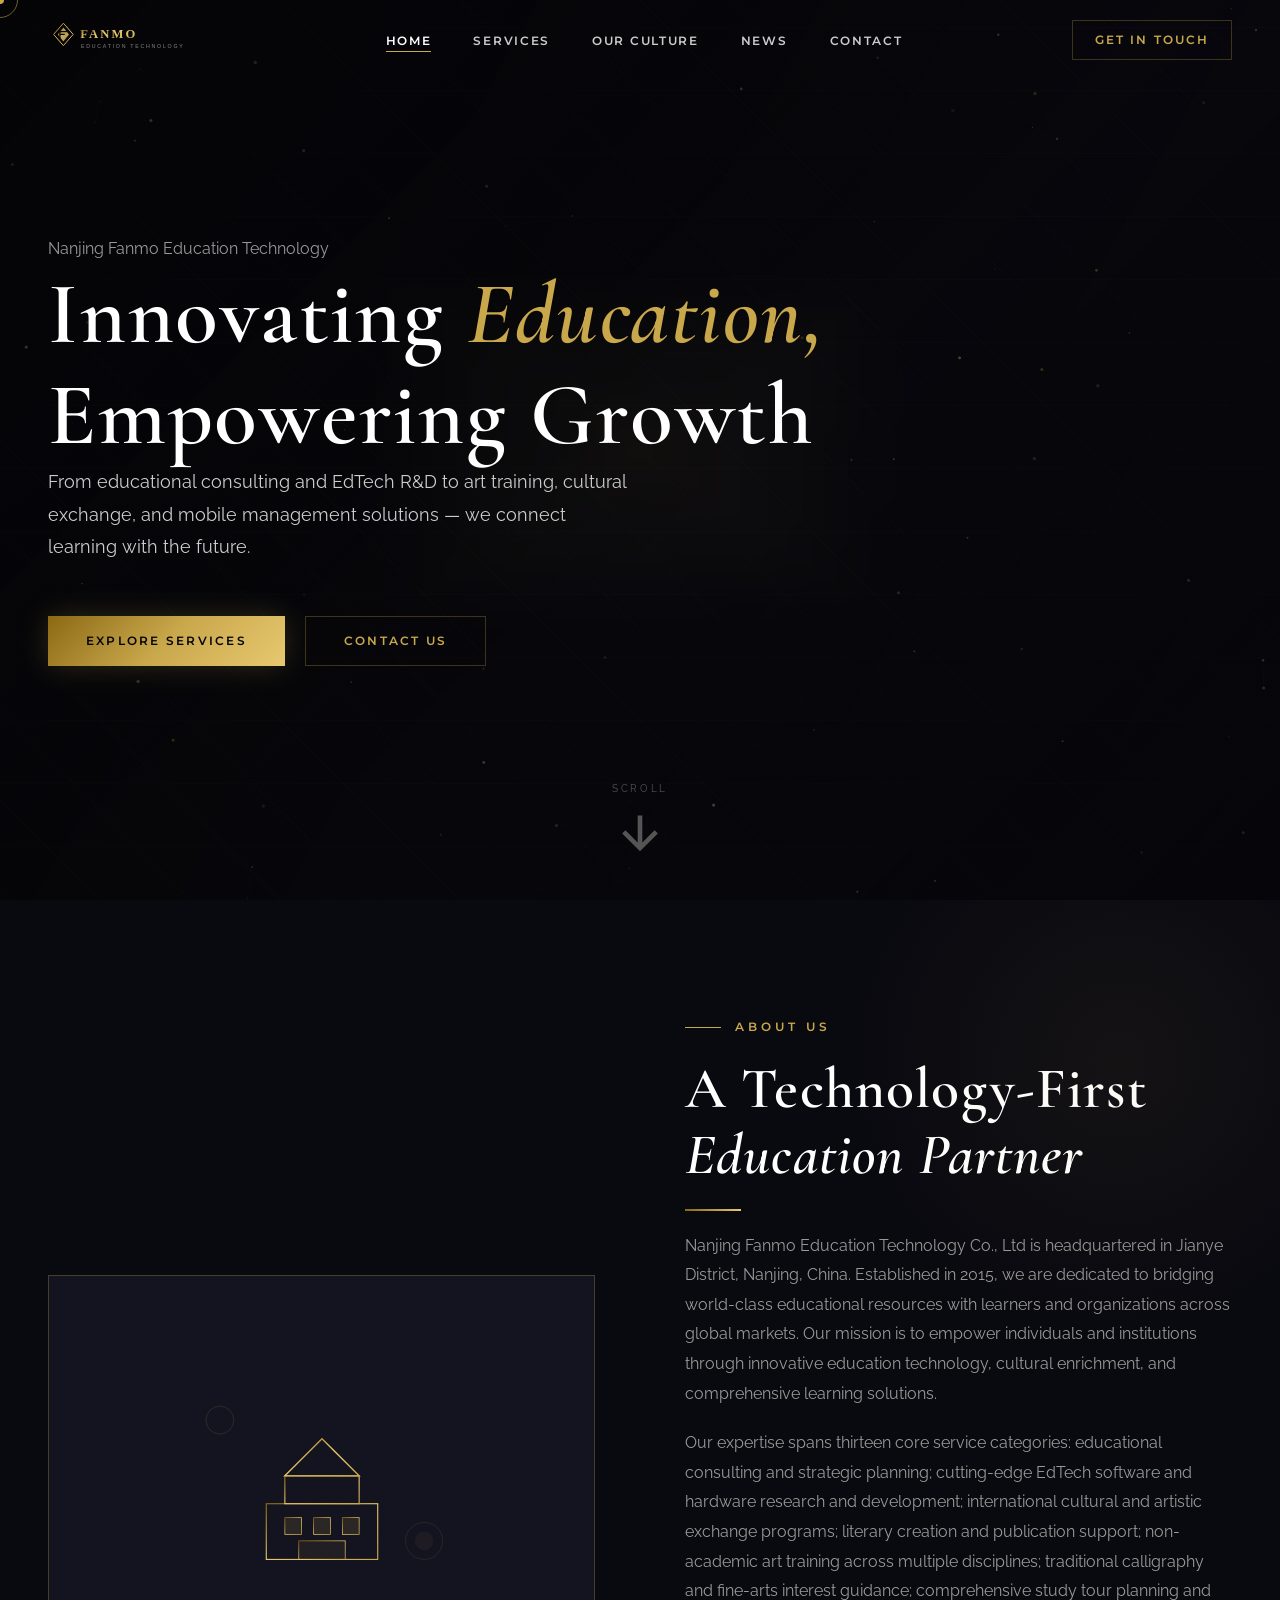
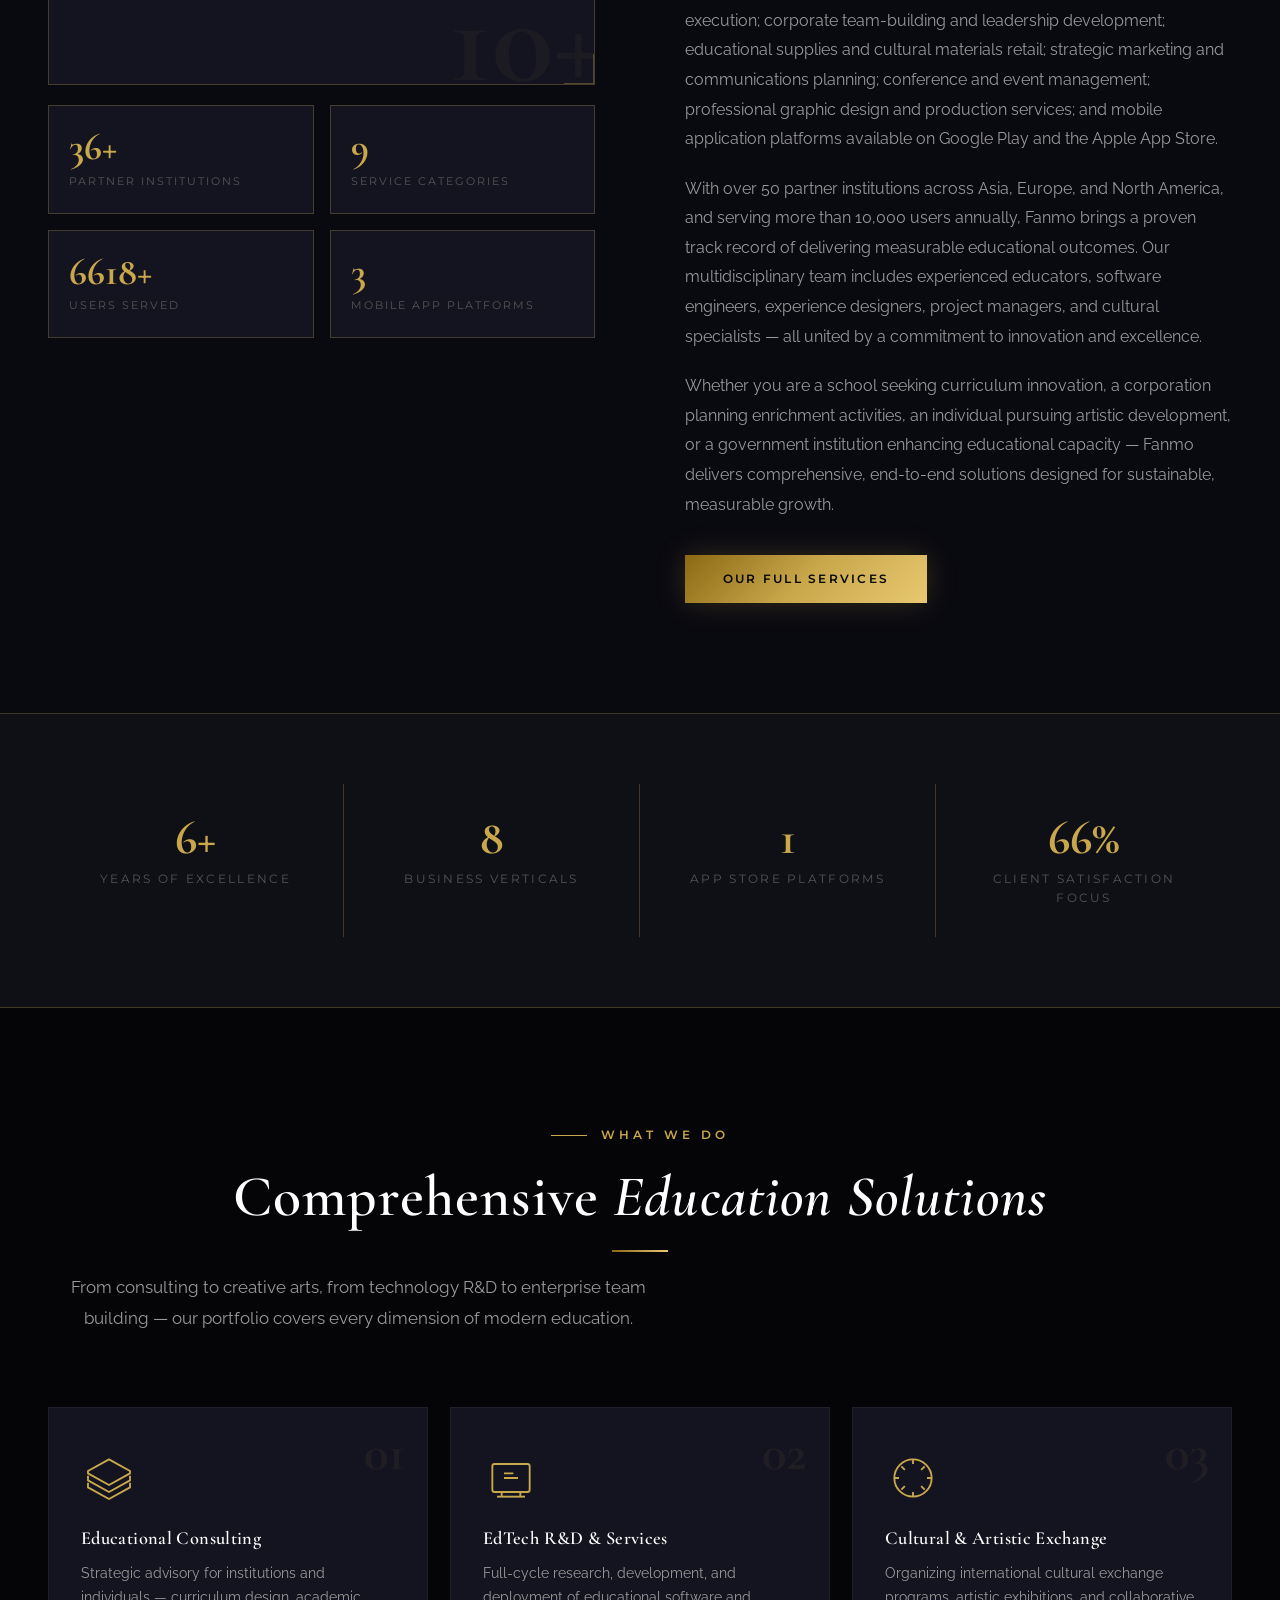
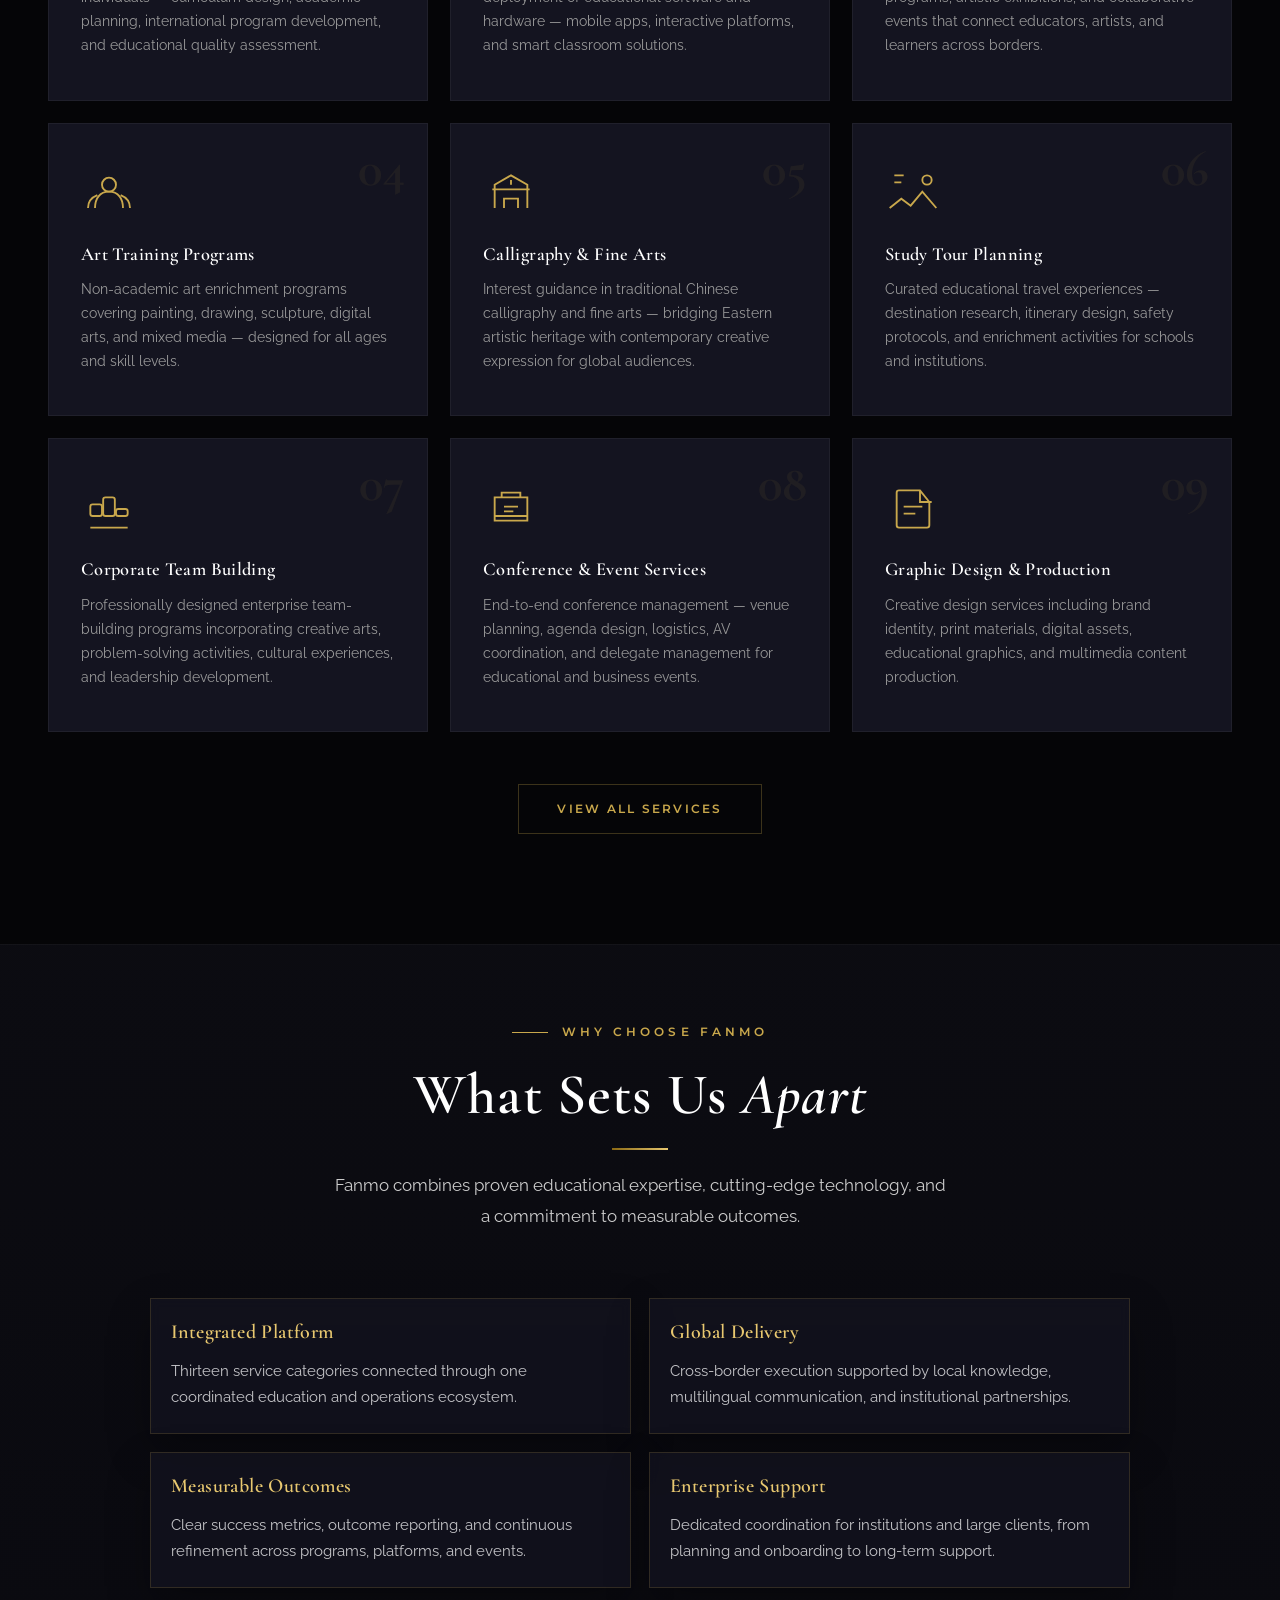
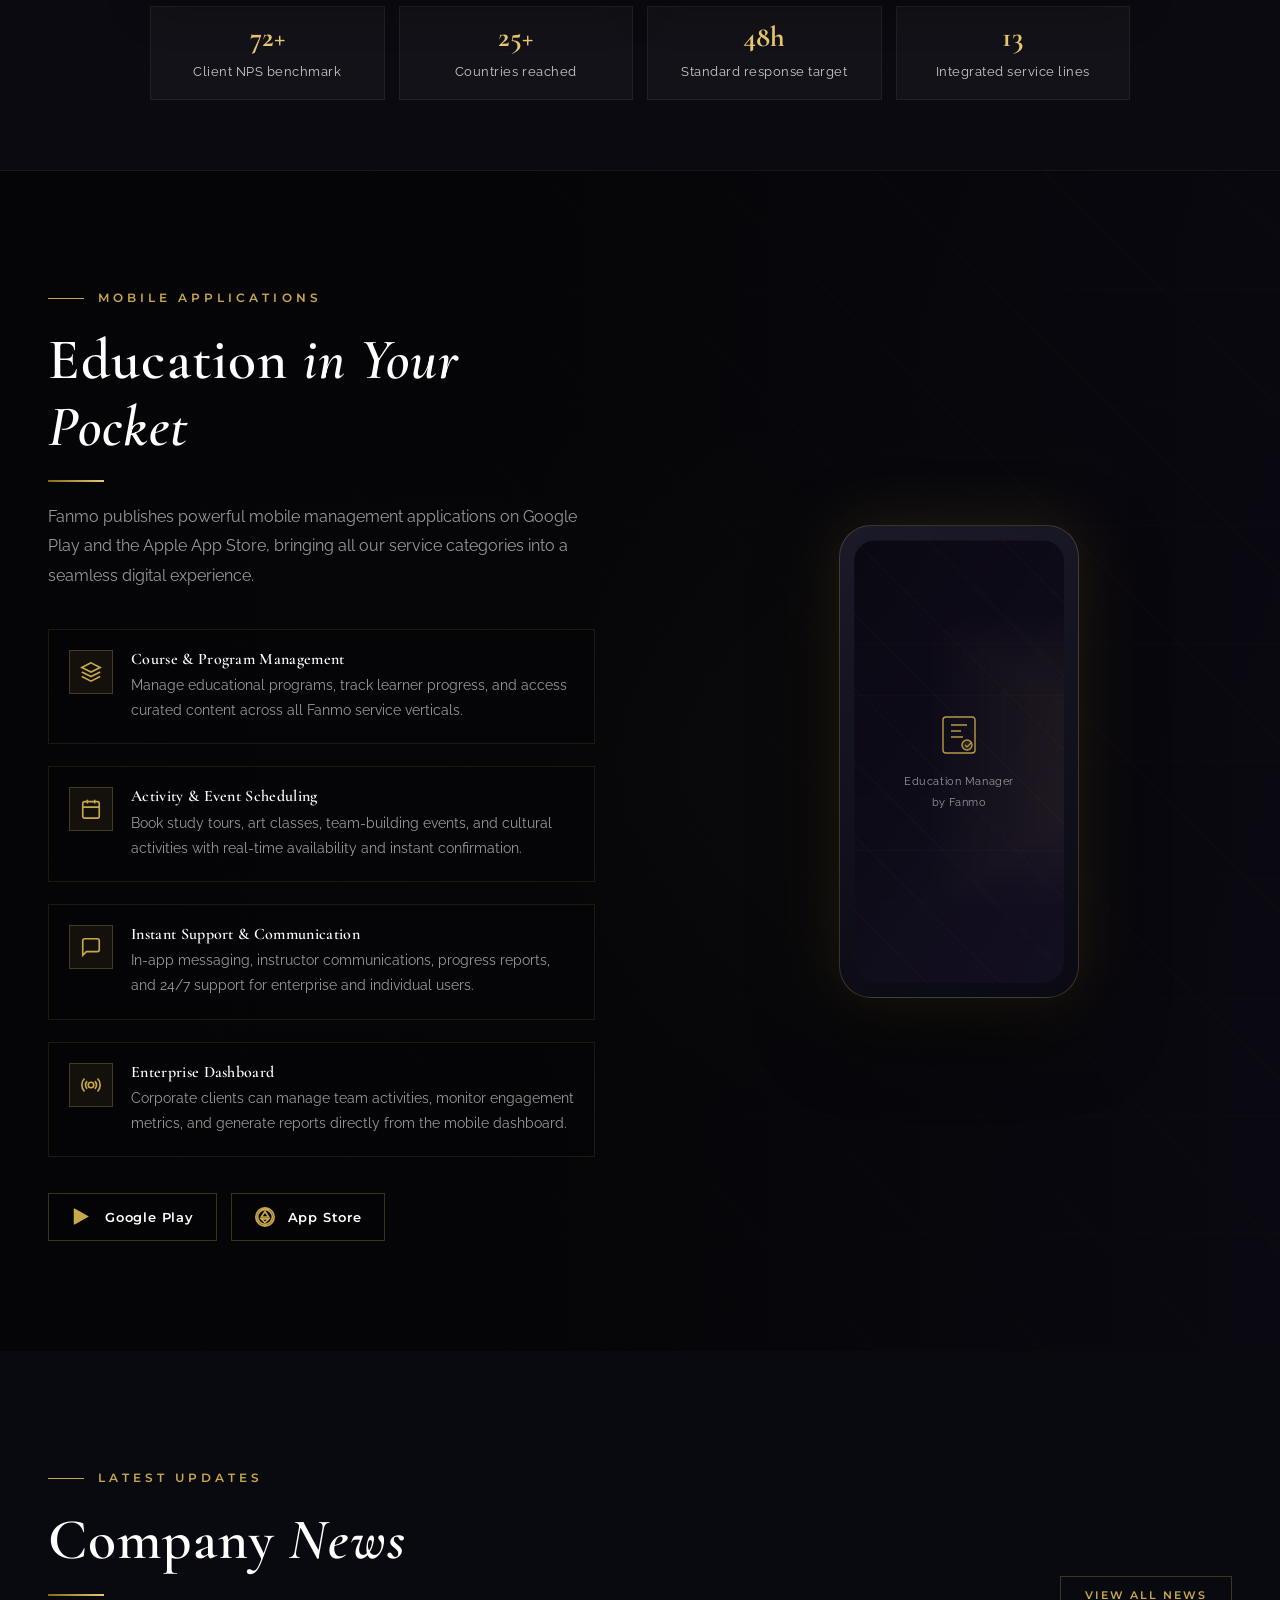
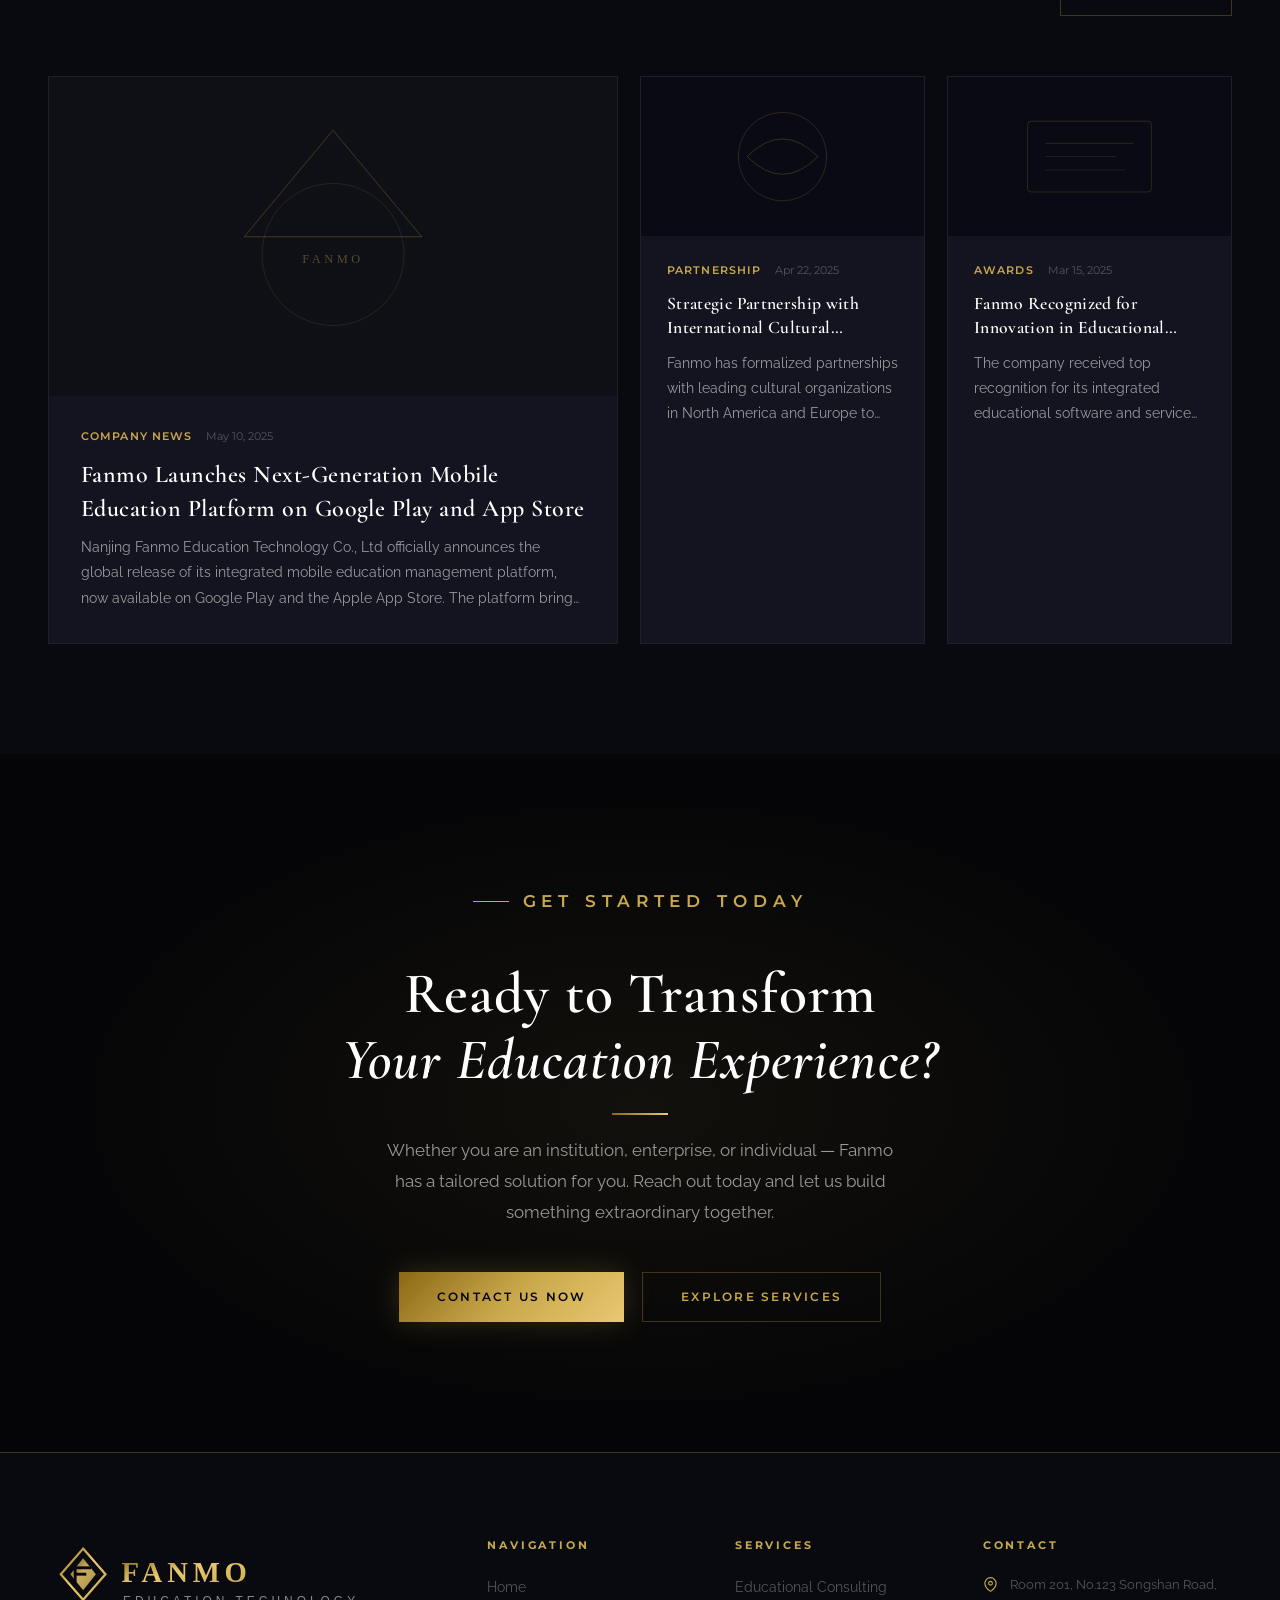
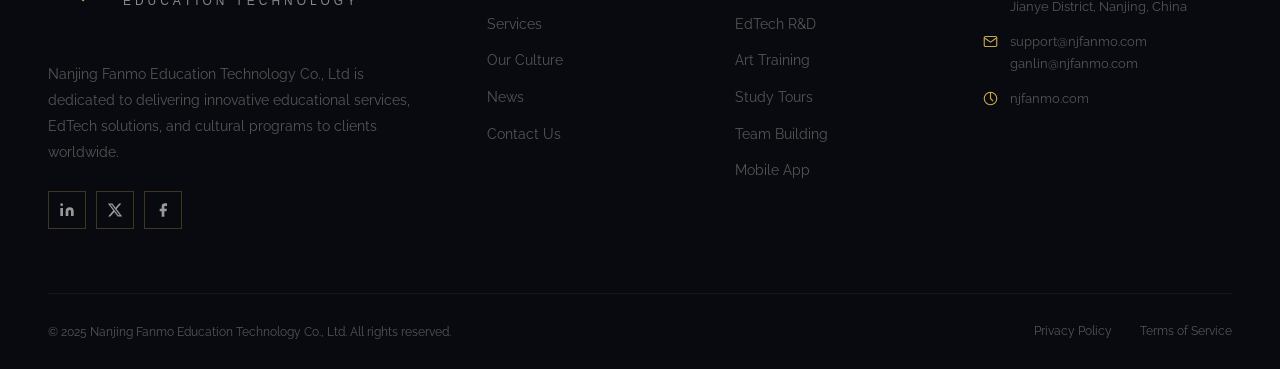
<file: index.html>
<!DOCTYPE html>
<html lang="en">
<head>
  <meta charset="UTF-8">
  <meta name="viewport" content="width=device-width, initial-scale=1.0">
  <title>Fanmo Education Technology | Innovating Education, Empowering Growth</title>
  <meta name="description" content="Nanjing Fanmo Education Technology Co., Ltd — delivering educational consulting, EdTech R&D, art training, study tours, mobile management apps, and cultural exchange services to global markets.">
  <meta name="keywords" content="education technology, EdTech, educational consulting, art training, study tours, mobile app, cultural exchange, Nanjing, Fanmo">
  <meta name="author" content="Nanjing Fanmo Education Technology Co., Ltd">
  <meta name="robots" content="index, follow">
  <link rel="canonical" href="https://njfanmo.com/">
  <!-- Open Graph -->
  <meta property="og:type"        content="website">
  <meta property="og:url"         content="https://njfanmo.com/">
  <meta property="og:title"       content="Fanmo Education Technology | Innovating Education, Empowering Growth">
  <meta property="og:description" content="Educational consulting, EdTech R&D, art training, study tours, mobile management apps and cultural exchange — serving global markets from Nanjing, China.">
  <meta property="og:image"       content="https://njfanmo.com/images/og-image.png">
  <meta property="og:site_name"   content="Fanmo Education Technology">
  <meta property="og:locale"      content="en_US">
  <!-- Twitter Card -->
  <meta name="twitter:card"        content="summary_large_image">
  <meta name="twitter:title"       content="Fanmo Education Technology">
  <meta name="twitter:description" content="Educational consulting, EdTech R&D, art training, study tours and mobile apps — Nanjing Fanmo Education Technology Co., Ltd.">
  <meta name="twitter:image"       content="https://njfanmo.com/images/og-image.png">
  <!-- Fonts -->
  <link rel="preconnect" href="https://fonts.googleapis.com">
  <link rel="preconnect" href="https://fonts.gstatic.com" crossorigin>
  <link href="https://fonts.googleapis.com/css2?family=Cormorant+Garamond:ital,wght@0,300;0,400;0,600;1,300;1,400;1,600&family=Raleway:wght@300;400;500;600;700&family=Montserrat:wght@400;500;600&display=swap" rel="stylesheet">
  <!-- CSS -->
  <link rel="stylesheet" href="css/style.css">
  <link rel="stylesheet" href="css/animations.css">
  <!-- Favicon -->
  <link rel="icon" type="image/svg+xml" href="images/favicon.svg">
  <!-- Schema.org -->
  <script type="application/ld+json">
  {
    "@context": "https://schema.org",
    "@type": "Organization",
    "name": "Nanjing Fanmo Education Technology Co., Ltd",
    "url": "https://njfanmo.com",
    "logo": "https://njfanmo.com/images/logo.svg",
    "description": "Educational consulting, EdTech R&D, art training, study tours, mobile management apps, and cultural exchange services.",
    "address": {
      "@type": "PostalAddress",
      "streetAddress": "Room 201, No.123 Songshan Road",
      "addressLocality": "Jianye District, Nanjing",
      "addressCountry": "CN"
    },
    "contactPoint": [
      { "@type": "ContactPoint", "email": "support@njfanmo.com", "contactType": "customer support" },
      { "@type": "ContactPoint", "email": "ganlin@njfanmo.com",  "contactType": "enterprise sales" }
    ],
    "sameAs": []
  }
  </script>
</head>
<body class="page-body">

<!-- Loading Screen -->
<div class="loading-screen" role="status" aria-label="Loading">
  <div class="loading-logo"><img src="images/logo.svg" alt="Fanmo Education Technology" width="180"></div>
  <div class="loading-bar"><div class="loading-prog"></div></div>
</div>

<!-- Scroll Progress -->
<div class="scroll-progress" role="progressbar" aria-hidden="true"></div>

<!-- Custom Cursor -->
<div class="cursor-dot"  aria-hidden="true"></div>
<div class="cursor-ring" aria-hidden="true"></div>

<!-- ===================== NAVIGATION ===================== -->
<nav class="nav" role="navigation" aria-label="Main navigation">
  <div class="nav-inner">
    <a href="index.html" class="nav-logo" aria-label="Fanmo Education Technology — Home">
      <img src="images/logo.svg" alt="Fanmo Education Technology" height="42">
    </a>
    <ul class="nav-menu" role="list">
      <li class="nav-item"><a href="index.html">Home</a></li>
      <li class="nav-item"><a href="services.html">Services</a></li>
      <li class="nav-item"><a href="culture.html">Our Culture</a></li>
      <li class="nav-item"><a href="news.html">News</a></li>
      <li class="nav-item"><a href="contact.html">Contact</a></li>
    </ul>
    <div class="nav-cta">
      <a href="contact.html" class="btn btn-outline btn-sm">Get in Touch</a>
    </div>
    <button class="nav-burger" aria-label="Toggle mobile menu" aria-expanded="false">
      <span></span><span></span><span></span>
    </button>
  </div>
</nav>
<nav class="nav-mobile" role="dialog" aria-modal="true" aria-label="Mobile navigation">
  <a href="index.html">Home</a>
  <a href="services.html">Services</a>
  <a href="culture.html">Our Culture</a>
  <a href="news.html">News</a>
  <a href="contact.html">Contact</a>
</nav>

<main id="main-content">

  <!-- ===================== HERO ===================== -->
  <section class="hero" aria-label="Hero">
    <div class="hero-bg" aria-hidden="true"></div>
    <div class="hero-overlay" aria-hidden="true"></div>
    <canvas id="particles-canvas" aria-hidden="true"></canvas>
    <div class="hero-content container">
      <p class="hero-label">Nanjing Fanmo Education Technology</p>
      <h1 class="hero-title">Innovating <em>Education,</em><br>Empowering Growth</h1>
      <p class="hero-sub">From educational consulting and EdTech R&D to art training, cultural exchange, and mobile management solutions — we connect learning with the future.</p>
      <div class="hero-actions">
        <a href="services.html" class="btn btn-gold shimmer">Explore Services</a>
        <a href="contact.html" class="btn btn-outline">Contact Us</a>
      </div>
    </div>
    <div class="hero-scroll" aria-hidden="true">
      <span>Scroll</span>
      <svg viewBox="0 0 24 24" fill="none" stroke="currentColor" stroke-width="2"><path d="M12 5v14M5 12l7 7 7-7"/></svg>
    </div>
  </section>

  <!-- ===================== ABOUT ===================== -->
  <section class="about-section sec-pad" aria-labelledby="about-title">
    <div class="container">
      <div class="about-grid">
        <div class="about-visual slide-left">
          <div class="about-frame deco-corners">
            <div class="about-frame-inner">
              <svg viewBox="0 0 280 210" xmlns="http://www.w3.org/2000/svg" width="260">
                <defs>
                  <linearGradient id="aGrad" x1="0%" y1="0%" x2="100%" y2="100%">
                    <stop offset="0%" stop-color="#8b6914"/>
                    <stop offset="50%" stop-color="#e8c870"/>
                    <stop offset="100%" stop-color="#c9a84c"/>
                  </linearGradient>
                </defs>
                <!-- Abstract building / education icon -->
                <rect x="80" y="130" width="120" height="60" fill="none" stroke="url(#aGrad)" stroke-width="1.2"/>
                <rect x="100" y="100" width="80" height="30" fill="none" stroke="url(#aGrad)" stroke-width="1.2"/>
                <polygon points="140,60 180,100 100,100" fill="none" stroke="url(#aGrad)" stroke-width="1.5"/>
                <line x1="140" y1="60" x2="140" y2="100" stroke="url(#aGrad)" stroke-width="1"/>
                <!-- Windows -->
                <rect x="100" y="145" width="18" height="18" fill="rgba(201,168,76,0.12)" stroke="url(#aGrad)" stroke-width="0.8"/>
                <rect x="131" y="145" width="18" height="18" fill="rgba(201,168,76,0.12)" stroke="url(#aGrad)" stroke-width="0.8"/>
                <rect x="162" y="145" width="18" height="18" fill="rgba(201,168,76,0.12)" stroke="url(#aGrad)" stroke-width="0.8"/>
                <rect x="115" y="170" width="50" height="20" fill="rgba(201,168,76,0.08)" stroke="url(#aGrad)" stroke-width="0.8"/>
                <!-- Decorative circles -->
                <circle cx="30"  cy="40"  r="15" fill="none" stroke="rgba(201,168,76,0.2)" stroke-width="0.8"/>
                <circle cx="250" cy="170" r="20" fill="none" stroke="rgba(201,168,76,0.15)" stroke-width="0.8"/>
                <circle cx="250" cy="170" r="10" fill="rgba(201,168,76,0.06)"/>
                <!-- Corner accents -->
                <line x1="0"   y1="0"   x2="40"  y2="0"   stroke="url(#aGrad)" stroke-width="0.5" opacity="0.4"/>
                <line x1="0"   y1="0"   x2="0"   y2="40"  stroke="url(#aGrad)" stroke-width="0.5" opacity="0.4"/>
                <line x1="280" y1="210" x2="240" y2="210" stroke="url(#aGrad)" stroke-width="0.5" opacity="0.4"/>
                <line x1="280" y1="210" x2="280" y2="170" stroke="url(#aGrad)" stroke-width="0.5" opacity="0.4"/>
              </svg>
            </div>
            <div class="about-deco-number" aria-hidden="true">10+</div>
          </div>
          <div class="about-stats">
            <div class="stat-card fade-up d1">
              <div class="stat-num"><span data-count="50" data-suffix="+">0+</span></div>
              <div class="stat-lbl">Partner Institutions</div>
            </div>
            <div class="stat-card fade-up d2">
              <div class="stat-num"><span data-count="13" data-suffix="">0</span></div>
              <div class="stat-lbl">Service Categories</div>
            </div>
            <div class="stat-card fade-up d3">
              <div class="stat-num"><span data-count="10000" data-suffix="+">0+</span></div>
              <div class="stat-lbl">Users Served</div>
            </div>
            <div class="stat-card fade-up d4">
              <div class="stat-num"><span data-count="5" data-suffix="">0</span></div>
              <div class="stat-lbl">Mobile App Platforms</div>
            </div>
          </div>
        </div>

        <div class="slide-right">
          <p class="label">About Us</p>
          <h2 id="about-title" class="sec-title">A Technology-First<br><em>Education Partner</em></h2>
          <span class="gold-line-left"></span>
          <p style="margin-bottom:20px;">Nanjing Fanmo Education Technology Co., Ltd is headquartered in Jianye District, Nanjing, China. Established in 2015, we are dedicated to bridging world-class educational resources with learners and organizations across global markets. Our mission is to empower individuals and institutions through innovative education technology, cultural enrichment, and comprehensive learning solutions.</p>
          <p style="margin-bottom:20px;">Our expertise spans thirteen core service categories: educational consulting and strategic planning; cutting-edge EdTech software and hardware research and development; international cultural and artistic exchange programs; literary creation and publication support; non-academic art training across multiple disciplines; traditional calligraphy and fine-arts interest guidance; comprehensive study tour planning and execution; corporate team-building and leadership development; educational supplies and cultural materials retail; strategic marketing and communications planning; conference and event management; professional graphic design and production services; and mobile application platforms available on Google Play and the Apple App Store.</p>
          <p style="margin-bottom:20px;">With over 50 partner institutions across Asia, Europe, and North America, and serving more than 10,000 users annually, Fanmo brings a proven track record of delivering measurable educational outcomes. Our multidisciplinary team includes experienced educators, software engineers, experience designers, project managers, and cultural specialists — all united by a commitment to innovation and excellence.</p>
          <p style="margin-bottom:36px;">Whether you are a school seeking curriculum innovation, a corporation planning enrichment activities, an individual pursuing artistic development, or a government institution enhancing educational capacity — Fanmo delivers comprehensive, end-to-end solutions designed for sustainable, measurable growth.</p>
          <a href="services.html" class="btn btn-gold shimmer">Our Full Services</a>
        </div>
      </div>
    </div>
  </section>

  <!-- ===================== STATS STRIP ===================== -->
  <section class="stats-strip" aria-label="Key figures">
    <div class="container">
      <div class="stats-row">
        <div class="strip-stat fade-in d1">
          <div class="strip-stat-num"><span data-count="10" data-suffix="+">0+</span></div>
          <div class="strip-stat-lbl">Years of Excellence</div>
        </div>
        <div class="strip-stat fade-in d2">
          <div class="strip-stat-num"><span data-count="13" data-suffix="">0</span></div>
          <div class="strip-stat-lbl">Business Verticals</div>
        </div>
        <div class="strip-stat fade-in d3">
          <div class="strip-stat-num"><span data-count="2" data-suffix="">0</span></div>
          <div class="strip-stat-lbl">App Store Platforms</div>
        </div>
        <div class="strip-stat fade-in d4">
          <div class="strip-stat-num"><span data-count="100" data-suffix="%">0%</span></div>
          <div class="strip-stat-lbl">Client Satisfaction Focus</div>
        </div>
      </div>
    </div>
  </section>

  <!-- ===================== SERVICES OVERVIEW ===================== -->
  <section class="services-section sec-pad" aria-labelledby="svc-title">
    <div class="container">
      <div class="services-header">
        <p class="label">What We Do</p>
        <h2 id="svc-title" class="sec-title">Comprehensive <em>Education Solutions</em></h2>
        <span class="gold-line"></span>
        <p class="sec-desc">From consulting to creative arts, from technology R&D to enterprise team building — our portfolio covers every dimension of modern education.</p>
      </div>
      <div class="services-grid">

        <article class="service-card fade-up d1">
          <span class="svc-num" aria-hidden="true">01</span>
          <div class="svc-icon">
            <svg viewBox="0 0 48 48" fill="none" stroke="currentColor" stroke-width="1.6" xmlns="http://www.w3.org/2000/svg">
              <path d="M24 8L6 18v2l18 10 18-10V18L24 8z"/><path d="M6 28v4l18 10 18-10v-4"/><path d="M6 22v4l18 10 18-10v-4"/>
            </svg>
          </div>
          <h4>Educational Consulting</h4>
          <p>Strategic advisory for institutions and individuals — curriculum design, academic planning, international program development, and educational quality assessment.</p>
        </article>

        <article class="service-card fade-up d2">
          <span class="svc-num" aria-hidden="true">02</span>
          <div class="svc-icon">
            <svg viewBox="0 0 48 48" fill="none" stroke="currentColor" stroke-width="1.6">
              <rect x="8" y="12" width="32" height="24" rx="2"/><path d="M16 36v4"/><path d="M32 36v4"/><path d="M12 40h24"/><path d="M18 24h12M18 20h8"/>
            </svg>
          </div>
          <h4>EdTech R&D &amp; Services</h4>
          <p>Full-cycle research, development, and deployment of educational software and hardware — mobile apps, interactive platforms, and smart classroom solutions.</p>
        </article>

        <article class="service-card fade-up d3">
          <span class="svc-num" aria-hidden="true">03</span>
          <div class="svc-icon">
            <svg viewBox="0 0 48 48" fill="none" stroke="currentColor" stroke-width="1.6">
              <circle cx="24" cy="24" r="16"/><path d="M24 8v4M24 36v4M8 24h4M36 24h4"/><path d="M14 14l3 3M31 31l3 3M14 34l3-3M31 17l3-3"/>
            </svg>
          </div>
          <h4>Cultural &amp; Artistic Exchange</h4>
          <p>Organizing international cultural exchange programs, artistic exhibitions, and collaborative events that connect educators, artists, and learners across borders.</p>
        </article>

        <article class="service-card fade-up d1">
          <span class="svc-num" aria-hidden="true">04</span>
          <div class="svc-icon">
            <svg viewBox="0 0 48 48" fill="none" stroke="currentColor" stroke-width="1.6">
              <path d="M12 36c0-8 4-14 12-14s12 6 12 14"/><circle cx="24" cy="16" r="6"/><path d="M6 36c0-5 3-9 8-11"/><path d="M42 36c0-5-3-9-8-11"/>
            </svg>
          </div>
          <h4>Art Training Programs</h4>
          <p>Non-academic art enrichment programs covering painting, drawing, sculpture, digital arts, and mixed media — designed for all ages and skill levels.</p>
        </article>

        <article class="service-card fade-up d2">
          <span class="svc-num" aria-hidden="true">05</span>
          <div class="svc-icon">
            <svg viewBox="0 0 48 48" fill="none" stroke="currentColor" stroke-width="1.6">
              <path d="M10 36V16l14-8 14 8v20"/><path d="M18 36v-8h12v8"/><path d="M8 20h32"/><path d="M24 12v4"/>
            </svg>
          </div>
          <h4>Calligraphy &amp; Fine Arts</h4>
          <p>Interest guidance in traditional Chinese calligraphy and fine arts — bridging Eastern artistic heritage with contemporary creative expression for global audiences.</p>
        </article>

        <article class="service-card fade-up d3">
          <span class="svc-num" aria-hidden="true">06</span>
          <div class="svc-icon">
            <svg viewBox="0 0 48 48" fill="none" stroke="currentColor" stroke-width="1.6">
              <path d="M4 36l10-8 8 6 10-12 12 14"/><circle cx="36" cy="12" r="4"/><path d="M8 8h8M8 14h6"/>
            </svg>
          </div>
          <h4>Study Tour Planning</h4>
          <p>Curated educational travel experiences — destination research, itinerary design, safety protocols, and enrichment activities for schools and institutions.</p>
        </article>

        <article class="service-card fade-up d1">
          <span class="svc-num" aria-hidden="true">07</span>
          <div class="svc-icon">
            <svg viewBox="0 0 48 48" fill="none" stroke="currentColor" stroke-width="1.6">
              <rect x="8" y="20" width="10" height="10" rx="2"/><rect x="19" y="14" width="10" height="16" rx="2"/><rect x="30" y="24" width="10" height="6" rx="2"/><path d="M8 40h32"/>
            </svg>
          </div>
          <h4>Corporate Team Building</h4>
          <p>Professionally designed enterprise team-building programs incorporating creative arts, problem-solving activities, cultural experiences, and leadership development.</p>
        </article>

        <article class="service-card fade-up d2">
          <span class="svc-num" aria-hidden="true">08</span>
          <div class="svc-icon">
            <svg viewBox="0 0 48 48" fill="none" stroke="currentColor" stroke-width="1.6">
              <path d="M10 14h28v20H10z"/><path d="M16 14V10h16v4"/><path d="M10 30h28"/><path d="M18 22h12M18 26h8"/>
            </svg>
          </div>
          <h4>Conference &amp; Event Services</h4>
          <p>End-to-end conference management — venue planning, agenda design, logistics, AV coordination, and delegate management for educational and business events.</p>
        </article>

        <article class="service-card fade-up d3">
          <span class="svc-num" aria-hidden="true">09</span>
          <div class="svc-icon">
            <svg viewBox="0 0 48 48" fill="none" stroke="currentColor" stroke-width="1.6">
              <path d="M30 8H12a2 2 0 00-2 2v28a2 2 0 002 2h24a2 2 0 002-2V18L30 8z"/><path d="M30 8v10h10"/><path d="M16 22h16M16 28h10"/>
            </svg>
          </div>
          <h4>Graphic Design &amp; Production</h4>
          <p>Creative design services including brand identity, print materials, digital assets, educational graphics, and multimedia content production.</p>
        </article>

      </div>
      <div class="text-center" style="margin-top:52px;">
        <a href="services.html" class="btn btn-outline">View All Services</a>
      </div>
    </div>
  </section>

  <!-- ===================== WHY FANMO ===================== -->
  <section class="why-section sec-pad-sm" aria-labelledby="why-title">
    <div class="container">
      <div class="text-center why-head">
        <p class="label">Why Choose Fanmo</p>
        <h2 id="why-title" class="sec-title">What Sets Us <em>Apart</em></h2>
        <span class="gold-line"></span>
        <p class="sec-desc why-desc">Fanmo combines proven educational expertise, cutting-edge technology, and a commitment to measurable outcomes.</p>
      </div>
      <div class="why-grid">
        <div class="why-card fade-up d1">
          <h5>Integrated Platform</h5>
          <p>Thirteen service categories connected through one coordinated education and operations ecosystem.</p>
        </div>
        <div class="why-card fade-up d2">
          <h5>Global Delivery</h5>
          <p>Cross-border execution supported by local knowledge, multilingual communication, and institutional partnerships.</p>
        </div>
        <div class="why-card fade-up d3">
          <h5>Measurable Outcomes</h5>
          <p>Clear success metrics, outcome reporting, and continuous refinement across programs, platforms, and events.</p>
        </div>
        <div class="why-card fade-up d3">
          <h5>Enterprise Support</h5>
          <p>Dedicated coordination for institutions and large clients, from planning and onboarding to long-term support.</p>
        </div>
      </div>
      <div class="why-metrics">
        <div class="why-metric fade-in d1">
          <strong>72+</strong>
          <span>Client NPS benchmark</span>
        </div>
        <div class="why-metric fade-in d2">
          <strong>25+</strong>
          <span>Countries reached</span>
        </div>
        <div class="why-metric fade-in d3">
          <strong>48h</strong>
          <span>Standard response target</span>
        </div>
        <div class="why-metric fade-in d4">
          <strong>13</strong>
          <span>Integrated service lines</span>
        </div>
      </div>
    </div>
  </section>

  <!-- ===================== MOBILE APP ===================== -->
  <section class="app-section sec-pad" aria-labelledby="app-title">
    <div class="container">
      <div class="app-grid">
        <div>
          <p class="label">Mobile Applications</p>
          <h2 id="app-title" class="sec-title">Education <em>in Your Pocket</em></h2>
          <span class="gold-line-left"></span>
          <p style="margin-bottom:10px;">Fanmo publishes powerful mobile management applications on Google Play and the Apple App Store, bringing all our service categories into a seamless digital experience.</p>
          <div class="app-feature-list">
            <div class="app-feat fade-up d1">
              <div class="app-feat-icon">
                <svg viewBox="0 0 24 24" fill="none" stroke="currentColor" stroke-width="1.8"><path d="M12 2L2 7l10 5 10-5-10-5zM2 17l10 5 10-5M2 12l10 5 10-5"/></svg>
              </div>
              <div>
                <h5>Course &amp; Program Management</h5>
                <p>Manage educational programs, track learner progress, and access curated content across all Fanmo service verticals.</p>
              </div>
            </div>
            <div class="app-feat fade-up d2">
              <div class="app-feat-icon">
                <svg viewBox="0 0 24 24" fill="none" stroke="currentColor" stroke-width="1.8"><rect x="3" y="4" width="18" height="18" rx="2"/><path d="M16 2v4M8 2v4M3 10h18"/></svg>
              </div>
              <div>
                <h5>Activity &amp; Event Scheduling</h5>
                <p>Book study tours, art classes, team-building events, and cultural activities with real-time availability and instant confirmation.</p>
              </div>
            </div>
            <div class="app-feat fade-up d3">
              <div class="app-feat-icon">
                <svg viewBox="0 0 24 24" fill="none" stroke="currentColor" stroke-width="1.8"><path d="M21 15a2 2 0 01-2 2H7l-4 4V5a2 2 0 012-2h14a2 2 0 012 2z"/></svg>
              </div>
              <div>
                <h5>Instant Support &amp; Communication</h5>
                <p>In-app messaging, instructor communications, progress reports, and 24/7 support for enterprise and individual users.</p>
              </div>
            </div>
            <div class="app-feat fade-up d4">
              <div class="app-feat-icon">
                <svg viewBox="0 0 24 24" fill="none" stroke="currentColor" stroke-width="1.8"><circle cx="12" cy="12" r="3"/><path d="M19.07 4.93a10 10 0 010 14.14M4.93 4.93a10 10 0 000 14.14"/><path d="M16.24 7.76a6 6 0 010 8.49M7.76 7.76a6 6 0 000 8.49"/></svg>
              </div>
              <div>
                <h5>Enterprise Dashboard</h5>
                <p>Corporate clients can manage team activities, monitor engagement metrics, and generate reports directly from the mobile dashboard.</p>
              </div>
            </div>
          </div>
          <div class="app-badges">
            <div class="app-badge" role="button" tabindex="0" aria-label="Download on Google Play">
              <svg viewBox="0 0 24 24" fill="currentColor"><path d="M3 20.5v-17c0-.83 1-.83 1.5-.5l15 8.5-15 8.5c-.5.33-1.5.33-1.5-.5z"/></svg>
              <span>Google Play</span>
            </div>
            <div class="app-badge" role="button" tabindex="0" aria-label="Download on the App Store">
              <svg viewBox="0 0 24 24" fill="none" stroke="currentColor" stroke-width="1.8"><path d="M12 2C6.48 2 2 6.48 2 12s4.48 10 10 10 10-4.48 10-10S17.52 2 12 2zm0 18c-4.41 0-8-3.59-8-8s3.59-8 8-8 8 3.59 8 8-3.59 8-8 8z"/><path d="M8 12l4-6 4 6H8zM8 14l4 4 4-4H8z"/></svg>
              <span>App Store</span>
            </div>
          </div>
        </div>
        <div class="phone-wrap slide-right">
          <div class="phone-body">
            <div class="phone-screen">
              <svg viewBox="0 0 48 48" fill="none" stroke="currentColor" stroke-width="1.4" color="#c9a84c">
                <rect x="8" y="6" width="32" height="36" rx="3"/><path d="M16 14h16M16 20h10M16 26h12"/><circle cx="32" cy="34" r="5" fill="rgba(201,168,76,0.15)" stroke="#c9a84c"/>
                <path d="M30 34l2 2 4-4" stroke="#c9a84c" stroke-width="1.2"/>
              </svg>
              <p>Education Manager<br>by Fanmo</p>
            </div>
          </div>
        </div>
      </div>
    </div>
  </section>

  <!-- ===================== NEWS PREVIEW ===================== -->
  <section class="news-section sec-pad" aria-labelledby="news-title">
    <div class="container">
      <div class="news-header">
        <div>
          <p class="label">Latest Updates</p>
          <h2 id="news-title" class="sec-title">Company <em>News</em></h2>
          <span class="gold-line-left"></span>
        </div>
        <a href="news.html" class="btn btn-outline btn-sm">View All News</a>
      </div>
      <div class="news-grid">
        <article class="news-card featured fade-up d1">
          <div class="news-card-img">
            <svg viewBox="0 0 640 360" xmlns="http://www.w3.org/2000/svg" width="640" height="360" style="width:100%;height:100%">
              <rect width="640" height="360" fill="#0f0f16"/>
              <polygon points="320,60 420,180 220,180" fill="none" stroke="rgba(201,168,76,0.3)" stroke-width="1"/>
              <circle cx="320" cy="200" r="80" fill="none" stroke="rgba(201,168,76,0.15)" stroke-width="1"/>
              <text x="320" y="210" text-anchor="middle" fill="rgba(201,168,76,0.4)" font-family="Georgia" font-size="14" letter-spacing="4">FANMO</text>
            </svg>
          </div>
          <div class="news-card-body">
            <div class="news-meta">
              <span class="news-tag">Company News</span>
              <span>May 10, 2025</span>
            </div>
            <h4>Fanmo Launches Next-Generation Mobile Education Platform on Google Play and App Store</h4>
            <p>Nanjing Fanmo Education Technology Co., Ltd officially announces the global release of its integrated mobile education management platform, now available on Google Play and the Apple App Store. The platform brings together course management, live activity scheduling, enterprise dashboards, and in-app support channels into a unified experience.</p>
          </div>
        </article>

        <article class="news-card fade-up d2">
          <div class="news-card-img">
            <svg viewBox="0 0 320 180" xmlns="http://www.w3.org/2000/svg" width="320" height="180" style="width:100%;height:100%">
              <rect width="320" height="180" fill="#0a0a14"/>
              <circle cx="160" cy="90" r="50" fill="none" stroke="rgba(201,168,76,0.2)" stroke-width="1"/>
              <path d="M120 90 Q160 50 200 90 Q160 130 120 90" fill="none" stroke="rgba(201,168,76,0.25)" stroke-width="1"/>
            </svg>
          </div>
          <div class="news-card-body">
            <div class="news-meta">
              <span class="news-tag">Partnership</span>
              <span>Apr 22, 2025</span>
            </div>
            <h4>Strategic Partnership with International Cultural Institutions Expands Exchange Programs</h4>
            <p>Fanmo has formalized partnerships with leading cultural organizations in North America and Europe to expand its cultural and artistic exchange activity portfolio.</p>
          </div>
        </article>

        <article class="news-card fade-up d3">
          <div class="news-card-img">
            <svg viewBox="0 0 320 180" xmlns="http://www.w3.org/2000/svg" width="320" height="180" style="width:100%;height:100%">
              <rect width="320" height="180" fill="#0a0a14"/>
              <rect x="90" y="50" width="140" height="80" rx="4" fill="none" stroke="rgba(201,168,76,0.2)" stroke-width="1"/>
              <line x1="110" y1="75" x2="210" y2="75" stroke="rgba(201,168,76,0.25)" stroke-width="0.8"/>
              <line x1="110" y1="90" x2="190" y2="90" stroke="rgba(201,168,76,0.18)" stroke-width="0.8"/>
              <line x1="110" y1="105" x2="200" y2="105" stroke="rgba(201,168,76,0.18)" stroke-width="0.8"/>
            </svg>
          </div>
          <div class="news-card-body">
            <div class="news-meta">
              <span class="news-tag">Awards</span>
              <span>Mar 15, 2025</span>
            </div>
            <h4>Fanmo Recognized for Innovation in Educational Technology at National EdTech Summit</h4>
            <p>The company received top recognition for its integrated educational software and service model, cited for measurable outcomes in student engagement.</p>
          </div>
        </article>
      </div>
    </div>
  </section>

  <!-- ===================== CTA ===================== -->
  <section class="cta-section sec-pad" aria-label="Call to action">
    <div class="container">
      <p class="label">Get Started Today</p>
      <h2 class="sec-title fade-up">Ready to Transform<br><em>Your Education Experience?</em></h2>
      <span class="gold-line"></span>
      <p class="fade-up d2">Whether you are an institution, enterprise, or individual — Fanmo has a tailored solution for you. Reach out today and let us build something extraordinary together.</p>
      <div class="cta-actions fade-up d3">
        <a href="contact.html" class="btn btn-gold shimmer">Contact Us Now</a>
        <a href="services.html" class="btn btn-outline">Explore Services</a>
      </div>
    </div>
  </section>

</main>

<!-- ===================== FOOTER ===================== -->
<footer class="footer" role="contentinfo">
  <div class="container">
    <div class="footer-grid">
      <div class="footer-brand">
        <a href="index.html" class="footer-logo">
          <img src="images/logo.svg" alt="Fanmo Education Technology" height="44">
        </a>
        <p>Nanjing Fanmo Education Technology Co., Ltd is dedicated to delivering innovative educational services, EdTech solutions, and cultural programs to clients worldwide.</p>
        <div class="footer-social">
          <a href="#" class="soc-link" aria-label="LinkedIn" rel="nofollow noopener">
            <svg viewBox="0 0 24 24" fill="currentColor"><path d="M16 8a6 6 0 016 6v7h-4v-7a2 2 0 00-2-2 2 2 0 00-2 2v7h-4v-7a6 6 0 016-6zM2 9h4v12H2z"/><circle cx="4" cy="4" r="2"/></svg>
          </a>
          <a href="#" class="soc-link" aria-label="Twitter / X" rel="nofollow noopener">
            <svg viewBox="0 0 24 24" fill="currentColor"><path d="M18.244 2.25h3.308l-7.227 8.26 8.502 11.24H16.17l-5.214-6.817L4.99 21.75H1.68l7.73-8.835L1.254 2.25H8.08l4.713 6.231zm-1.161 17.52h1.833L7.084 4.126H5.117z"/></svg>
          </a>
          <a href="#" class="soc-link" aria-label="Facebook" rel="nofollow noopener">
            <svg viewBox="0 0 24 24" fill="currentColor"><path d="M18 2h-3a5 5 0 00-5 5v3H7v4h3v8h4v-8h3l1-4h-4V7a1 1 0 011-1h3z"/></svg>
          </a>
        </div>
      </div>
      <div class="footer-col">
        <h6>Navigation</h6>
        <ul class="footer-links">
          <li><a href="index.html">Home</a></li>
          <li><a href="services.html">Services</a></li>
          <li><a href="culture.html">Our Culture</a></li>
          <li><a href="news.html">News</a></li>
          <li><a href="contact.html">Contact Us</a></li>
        </ul>
      </div>
      <div class="footer-col">
        <h6>Services</h6>
        <ul class="footer-links">
          <li><a href="services.html#consulting">Educational Consulting</a></li>
          <li><a href="services.html#edtech">EdTech R&amp;D</a></li>
          <li><a href="services.html#art">Art Training</a></li>
          <li><a href="services.html#study-tours">Study Tours</a></li>
          <li><a href="services.html#teambuilding">Team Building</a></li>
          <li><a href="services.html#mobile-app">Mobile App</a></li>
        </ul>
      </div>
      <div class="footer-col">
        <h6>Contact</h6>
        <div class="footer-contact-item">
          <svg viewBox="0 0 24 24" fill="none" stroke="currentColor" stroke-width="1.8"><path d="M21 10c0 7-9 13-9 13s-9-6-9-13a9 9 0 0118 0z"/><circle cx="12" cy="10" r="3"/></svg>
          <span>Room 201, No.123 Songshan Road,<br>Jianye District, Nanjing, China</span>
        </div>
        <div class="footer-contact-item">
          <svg viewBox="0 0 24 24" fill="none" stroke="currentColor" stroke-width="1.8"><path d="M4 4h16c1.1 0 2 .9 2 2v12c0 1.1-.9 2-2 2H4c-1.1 0-2-.9-2-2V6c0-1.1.9-2 2-2z"/><polyline points="22,6 12,13 2,6"/></svg>
          <span><a href="mailto:support@njfanmo.com">support@njfanmo.com</a><br><a href="mailto:ganlin@njfanmo.com">ganlin@njfanmo.com</a></span>
        </div>
        <div class="footer-contact-item">
          <svg viewBox="0 0 24 24" fill="none" stroke="currentColor" stroke-width="1.8"><path d="M12 2a10 10 0 100 20 10 10 0 000-20zm0 0v10l4 4"/></svg>
          <span><a href="https://njfanmo.com" target="_blank" rel="noopener">njfanmo.com</a></span>
        </div>
      </div>
    </div>
    <div class="footer-bottom">
      <p class="footer-copy">&copy; 2025 Nanjing Fanmo Education Technology Co., Ltd. All rights reserved.</p>
      <div class="footer-legal">
        <a href="privacy.html">Privacy Policy</a>
        <a href="terms.html">Terms of Service</a>
      </div>
    </div>
  </div>
</footer>

<button class="back-top" aria-label="Back to top">
  <svg viewBox="0 0 24 24" fill="none" stroke="currentColor" stroke-width="2"><path d="M18 15l-6-6-6 6"/></svg>
</button>

<script src="js/main.js"></script>
<script src="js/animations.js"></script>
</body>
</html>
</file>
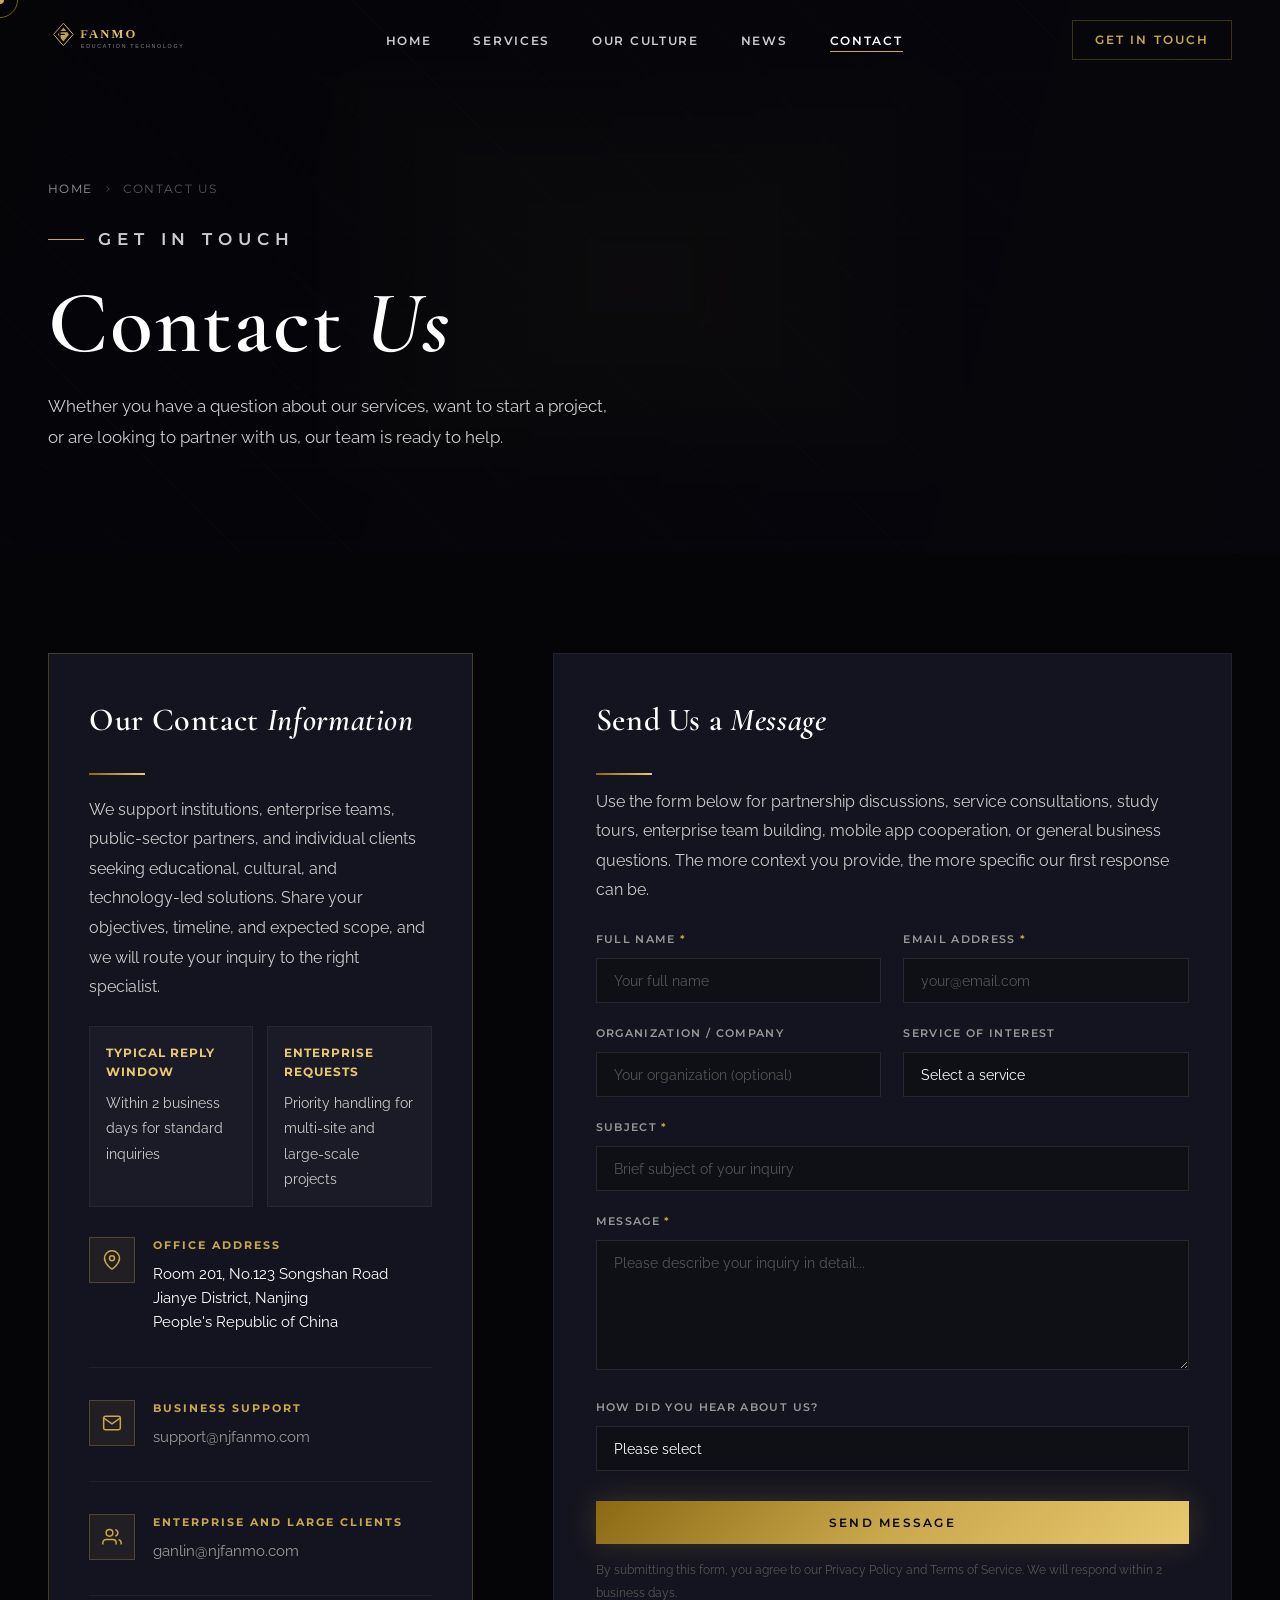
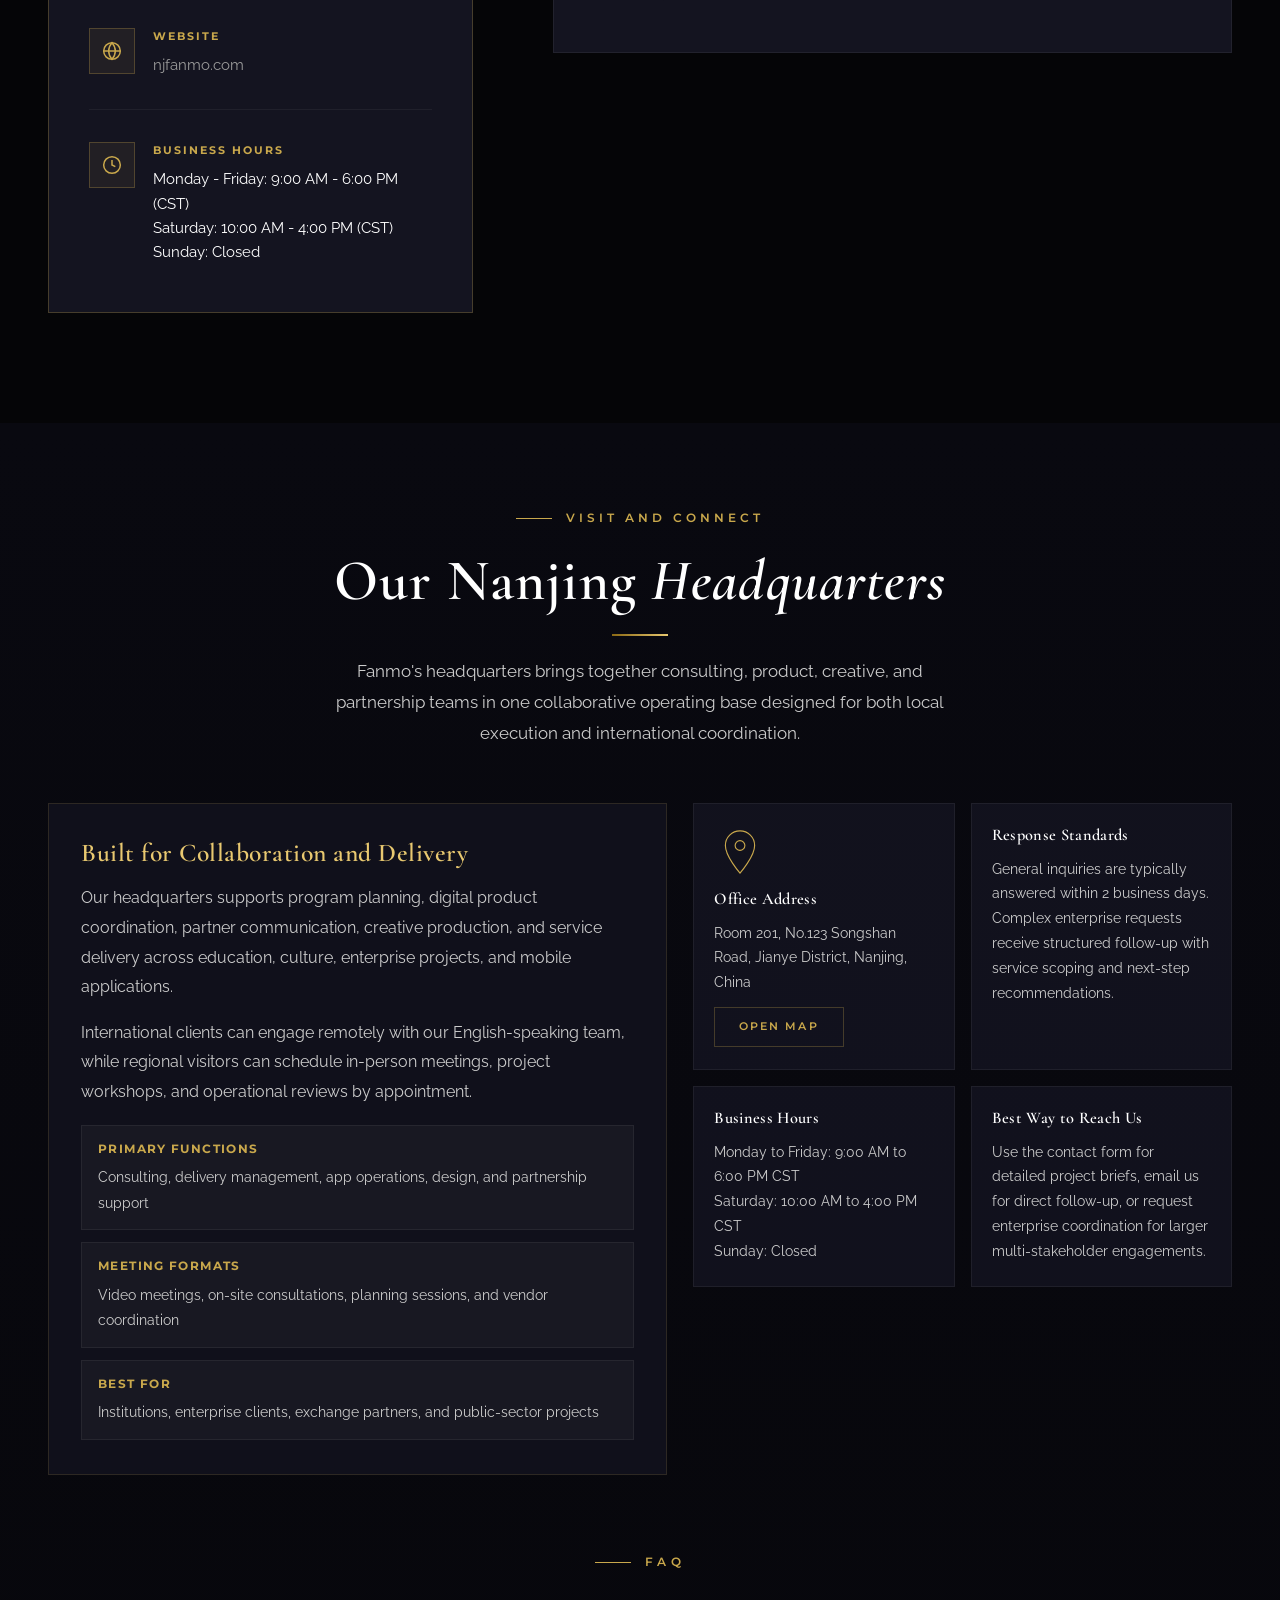
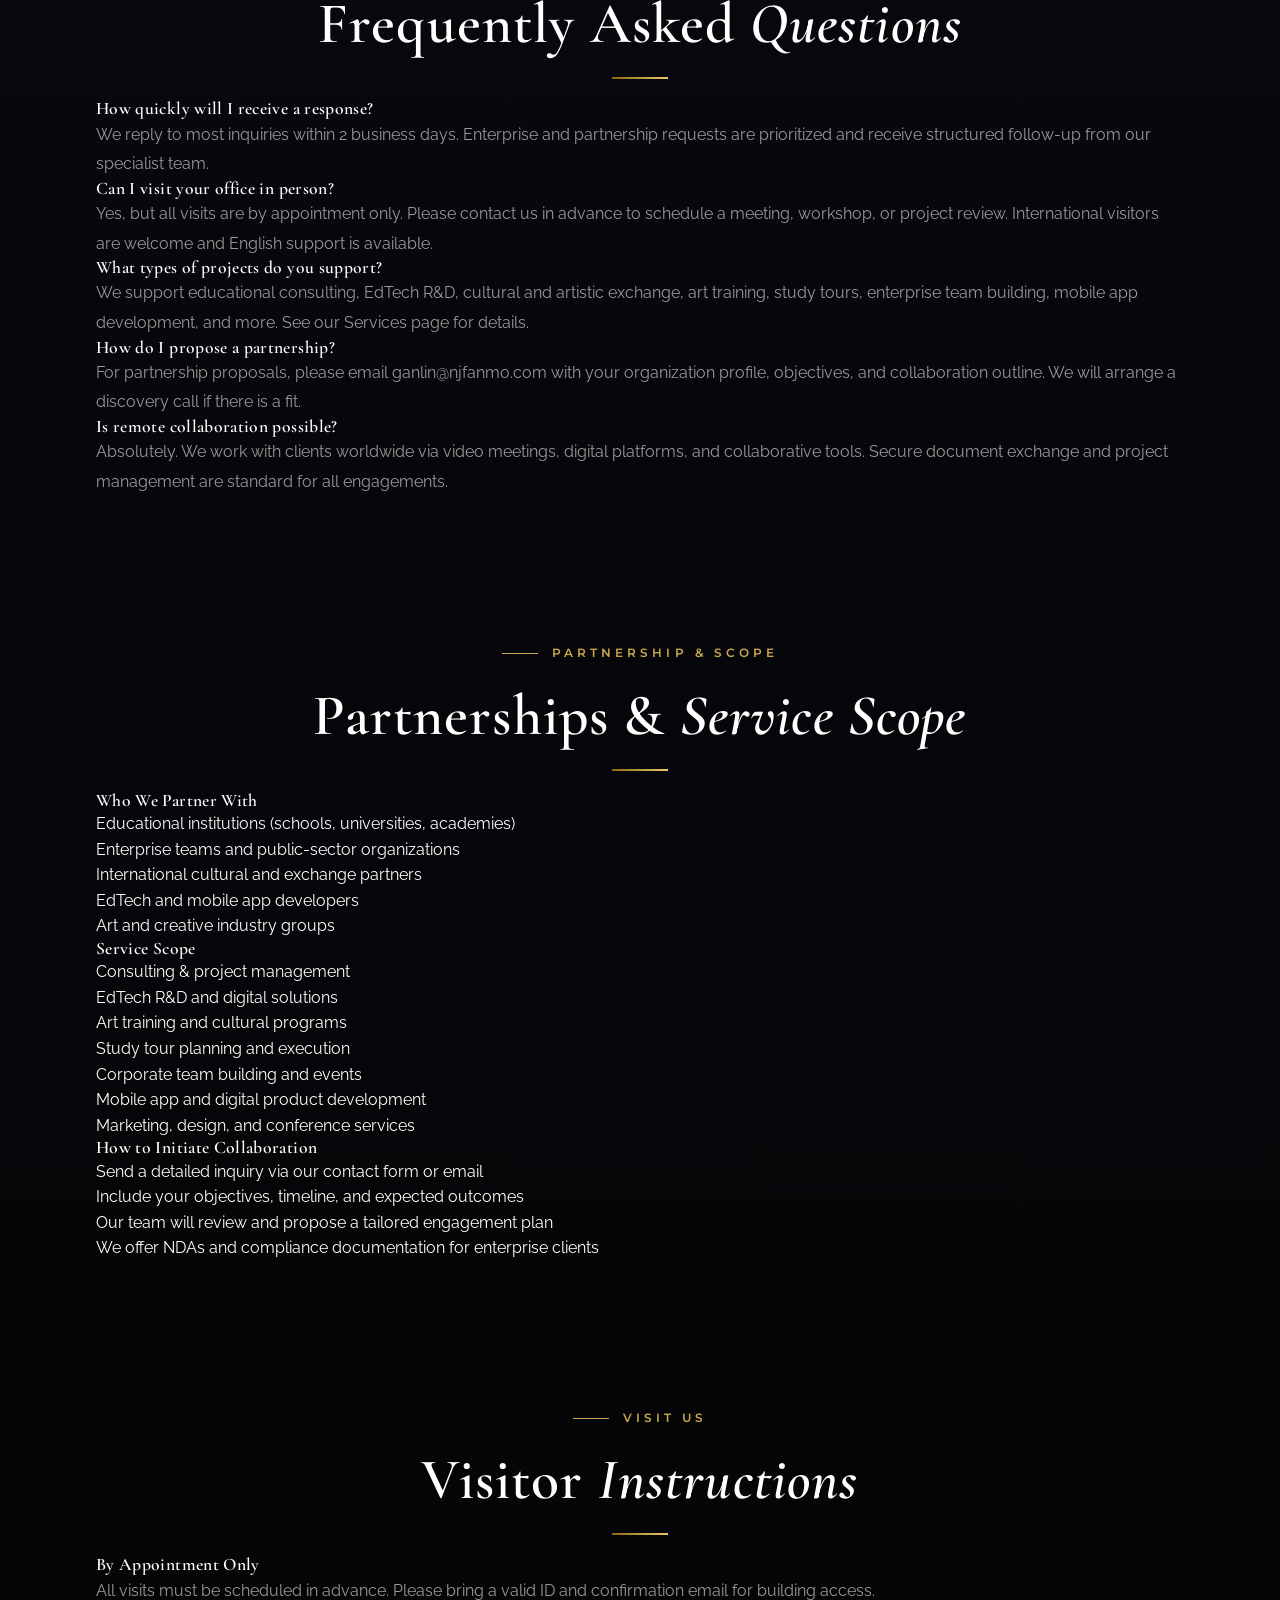
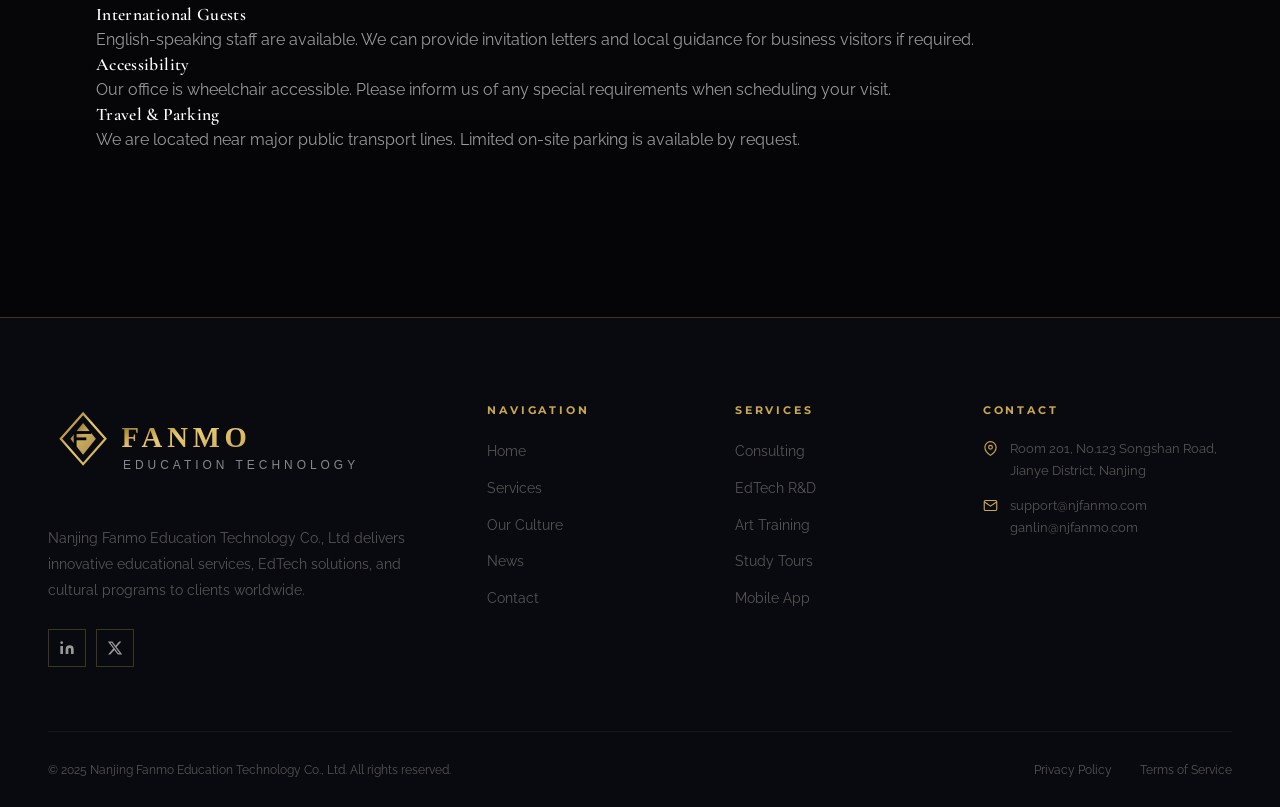
<file: contact.html>
<!DOCTYPE html>
<html lang="en">
<head>
  <meta charset="UTF-8">
  <meta name="viewport" content="width=device-width, initial-scale=1.0">
  <title>Contact Us | Fanmo Education Technology</title>
  <meta name="description" content="Contact Nanjing Fanmo Education Technology Co., Ltd. Reach our business support team at support@njfanmo.com or enterprise team at ganlin@njfanmo.com. Office: Room 201, No.123 Songshan Road, Jianye District, Nanjing.">
  <meta name="robots" content="index, follow">
  <link rel="canonical" href="https://njfanmo.com/contact.html">
  <meta property="og:type" content="website">
  <meta property="og:url" content="https://njfanmo.com/contact.html">
  <meta property="og:title" content="Contact Us | Fanmo Education Technology">
  <meta property="og:description" content="Get in touch with Fanmo Education Technology for business support, enterprise inquiries, and partnership discussions.">
  <meta property="og:site_name" content="Fanmo Education Technology">
  <link rel="preconnect" href="https://fonts.googleapis.com">
  <link rel="preconnect" href="https://fonts.gstatic.com" crossorigin>
  <link href="https://fonts.googleapis.com/css2?family=Cormorant+Garamond:ital,wght@0,300;0,400;0,600;1,300;1,400;1,600&family=Raleway:wght@300;400;500;600;700&family=Montserrat:wght@400;500;600&display=swap" rel="stylesheet">
  <link rel="stylesheet" href="css/style.css">
  <link rel="stylesheet" href="css/animations.css">
  <link rel="icon" type="image/svg+xml" href="images/favicon.svg">
  <script type="application/ld+json">
  {
    "@context": "https://schema.org",
    "@type": "ContactPage",
    "name": "Contact Fanmo Education Technology",
    "url": "https://njfanmo.com/contact.html",
    "mainEntity": {
      "@type": "Organization",
      "name": "Nanjing Fanmo Education Technology Co., Ltd",
      "address": {
        "@type": "PostalAddress",
        "streetAddress": "Room 201, No.123 Songshan Road",
        "addressLocality": "Jianye District, Nanjing",
        "addressCountry": "CN"
      },
      "email": ["support@njfanmo.com", "ganlin@njfanmo.com"],
      "url": "https://njfanmo.com"
    }
  }
  </script>
</head>
<body class="page-body">

<div class="loading-screen" role="status" aria-label="Loading">
  <div class="loading-logo"><img src="images/logo.svg" alt="Fanmo Education Technology" width="180"></div>
  <div class="loading-bar"><div class="loading-prog"></div></div>
</div>
<div class="scroll-progress" aria-hidden="true"></div>
<div class="cursor-dot" aria-hidden="true"></div>
<div class="cursor-ring" aria-hidden="true"></div>

<nav class="nav" role="navigation" aria-label="Main navigation">
  <div class="nav-inner">
    <a href="index.html" class="nav-logo"><img src="images/logo.svg" alt="Fanmo Education Technology" height="42"></a>
    <ul class="nav-menu" role="list">
      <li class="nav-item"><a href="index.html">Home</a></li>
      <li class="nav-item"><a href="services.html">Services</a></li>
      <li class="nav-item"><a href="culture.html">Our Culture</a></li>
      <li class="nav-item"><a href="news.html">News</a></li>
      <li class="nav-item"><a href="contact.html" class="active">Contact</a></li>
    </ul>
    <div class="nav-cta"><a href="contact.html" class="btn btn-outline btn-sm">Get in Touch</a></div>
    <button class="nav-burger" aria-label="Toggle mobile menu" aria-expanded="false"><span></span><span></span><span></span></button>
  </div>
</nav>
<nav class="nav-mobile" role="dialog" aria-modal="true" aria-label="Mobile navigation">
  <a href="index.html">Home</a><a href="services.html">Services</a><a href="culture.html">Our Culture</a><a href="news.html">News</a><a href="contact.html">Contact</a>
</nav>

<main id="main-content">

  <header class="page-hero" aria-label="Contact header">
    <div class="container">
      <nav class="breadcrumb" aria-label="Breadcrumb">
        <a href="index.html">Home</a>
        <svg viewBox="0 0 24 24" fill="none" stroke="currentColor" stroke-width="2"><polyline points="9 18 15 12 9 6"/></svg>
        <span>Contact Us</span>
      </nav>
      <p class="label">Get in Touch</p>
      <h1>Contact <em>Us</em></h1>
      <p>Whether you have a question about our services, want to start a project, or are looking to partner with us, our team is ready to help.</p>
    </div>
  </header>

  <section class="contact-section" id="contact" aria-label="Contact information and form">
    <div class="container">
      <div class="contact-grid">

        <aside class="contact-info fade-up d1" aria-label="Contact information">
          <h3>Our Contact <em>Information</em></h3>
          <span class="gold-line-left"></span>
          <p class="contact-intro">We support institutions, enterprise teams, public-sector partners, and individual clients seeking educational, cultural, and technology-led solutions. Share your objectives, timeline, and expected scope, and we will route your inquiry to the right specialist.</p>

          <div class="contact-note-grid">
            <div class="contact-note-card">
              <strong>Typical Reply Window</strong>
              <span>Within 2 business days for standard inquiries</span>
            </div>
            <div class="contact-note-card">
              <strong>Enterprise Requests</strong>
              <span>Priority handling for multi-site and large-scale projects</span>
            </div>
          </div>

          <div class="ci-item">
            <div class="ci-icon">
              <svg viewBox="0 0 24 24" fill="none" stroke="currentColor" stroke-width="1.8"><path d="M21 10c0 7-9 13-9 13s-9-6-9-13a9 9 0 0118 0z"/><circle cx="12" cy="10" r="3"/></svg>
            </div>
            <div>
              <div class="ci-label">Office Address</div>
              <div class="ci-val">Room 201, No.123 Songshan Road<br>Jianye District, Nanjing<br>People's Republic of China</div>
            </div>
          </div>

          <div class="ci-item">
            <div class="ci-icon">
              <svg viewBox="0 0 24 24" fill="none" stroke="currentColor" stroke-width="1.8"><path d="M4 4h16c1.1 0 2 .9 2 2v12c0 1.1-.9 2-2 2H4c-1.1 0-2-.9-2-2V6c0-1.1.9-2 2-2z"/><polyline points="22,6 12,13 2,6"/></svg>
            </div>
            <div>
              <div class="ci-label">Business Support</div>
              <div class="ci-val"><a href="mailto:support@njfanmo.com">support@njfanmo.com</a></div>
            </div>
          </div>

          <div class="ci-item" id="enterprise">
            <div class="ci-icon">
              <svg viewBox="0 0 24 24" fill="none" stroke="currentColor" stroke-width="1.8"><path d="M17 21v-2a4 4 0 00-4-4H5a4 4 0 00-4 4v2"/><circle cx="9" cy="7" r="4"/><path d="M23 21v-2a4 4 0 00-3-3.87"/><path d="M16 3.13a4 4 0 010 7.75"/></svg>
            </div>
            <div>
              <div class="ci-label">Enterprise and Large Clients</div>
              <div class="ci-val"><a href="mailto:ganlin@njfanmo.com">ganlin@njfanmo.com</a></div>
            </div>
          </div>

          <div class="ci-item">
            <div class="ci-icon">
              <svg viewBox="0 0 24 24" fill="none" stroke="currentColor" stroke-width="1.8"><path d="M12 2a10 10 0 100 20 10 10 0 000-20z"/><path d="M2 12h20M12 2a15.3 15.3 0 014 10 15.3 15.3 0 01-4 10 15.3 15.3 0 01-4-10 15.3 15.3 0 014-10z"/></svg>
            </div>
            <div>
              <div class="ci-label">Website</div>
              <div class="ci-val"><a href="https://njfanmo.com" target="_blank" rel="noopener">njfanmo.com</a></div>
            </div>
          </div>

          <div class="ci-item" style="border-bottom:none; margin-bottom:0; padding-bottom:0;">
            <div class="ci-icon">
              <svg viewBox="0 0 24 24" fill="none" stroke="currentColor" stroke-width="1.8"><circle cx="12" cy="12" r="10"/><polyline points="12 6 12 12 16 14"/></svg>
            </div>
            <div>
              <div class="ci-label">Business Hours</div>
              <div class="ci-val">Monday - Friday: 9:00 AM - 6:00 PM (CST)<br>Saturday: 10:00 AM - 4:00 PM (CST)<br>Sunday: Closed</div>
            </div>
          </div>
        </aside>

        <div class="contact-form-wrap fade-up d2">
          <h3>Send Us a <em>Message</em></h3>
          <span class="gold-line-left"></span>
          <p class="contact-form-intro">Use the form below for partnership discussions, service consultations, study tours, enterprise team building, mobile app cooperation, or general business questions. The more context you provide, the more specific our first response can be.</p>
          <form id="contact-form" novalidate aria-label="Contact form">
            <div class="form-row">
              <div class="form-group">
                <label for="cf-name">Full Name <span style="color:var(--gold)">*</span></label>
                <input type="text" id="cf-name" name="name" placeholder="Your full name" required autocomplete="name">
              </div>
              <div class="form-group">
                <label for="cf-email">Email Address <span style="color:var(--gold)">*</span></label>
                <input type="email" id="cf-email" name="email" placeholder="your@email.com" required autocomplete="email">
              </div>
            </div>
            <div class="form-row">
              <div class="form-group">
                <label for="cf-org">Organization / Company</label>
                <input type="text" id="cf-org" name="organization" placeholder="Your organization (optional)" autocomplete="organization">
              </div>
              <div class="form-group">
                <label for="cf-service">Service of Interest</label>
                <select id="cf-service" name="service">
                  <option value="" disabled selected>Select a service</option>
                  <option>Educational Consulting</option>
                  <option>EdTech R&amp;D &amp; Services</option>
                  <option>Cultural &amp; Artistic Exchange</option>
                  <option>Art Training Programs</option>
                  <option>Calligraphy &amp; Fine Arts</option>
                  <option>Study Tour Planning</option>
                  <option>Corporate Team Building</option>
                  <option>Office &amp; Educational Supplies</option>
                  <option>Marketing Planning</option>
                  <option>Conference &amp; Meeting Services</option>
                  <option>Graphic Design &amp; Production</option>
                  <option>Mobile App (Enterprise)</option>
                  <option>General Inquiry</option>
                </select>
              </div>
            </div>
            <div class="form-group">
              <label for="cf-subject">Subject <span style="color:var(--gold)">*</span></label>
              <input type="text" id="cf-subject" name="subject" placeholder="Brief subject of your inquiry" required>
            </div>
            <div class="form-group">
              <label for="cf-message">Message <span style="color:var(--gold)">*</span></label>
              <textarea id="cf-message" name="message" placeholder="Please describe your inquiry in detail..." required></textarea>
            </div>
            <div class="form-group">
              <label for="cf-how">How did you hear about us?</label>
              <select id="cf-how" name="referral">
                <option value="" disabled selected>Please select</option>
                <option>Google Search</option>
                <option>App Store / Google Play</option>
                <option>Social Media</option>
                <option>Partner Referral</option>
                <option>Industry Event</option>
                <option>Other</option>
              </select>
            </div>
            <button type="submit" class="btn btn-gold shimmer" style="width:100%; justify-content:center; margin-top:8px;">Send Message</button>
            <p class="form-notice">By submitting this form, you agree to our <a href="privacy.html">Privacy Policy</a> and <a href="terms.html">Terms of Service</a>. We will respond within 2 business days.</p>
          </form>
        </div>

      </div>
    </div>
  </section>

  <section class="office-section sec-pad-sm" aria-label="Office and support details">
    <div class="container">
      <div class="text-center office-head">
        <p class="label">Visit and Connect</p>
        <h2 class="sec-title">Our Nanjing <em>Headquarters</em></h2>
        <span class="gold-line"></span>
        <p class="sec-desc office-desc">Fanmo's headquarters brings together consulting, product, creative, and partnership teams in one collaborative operating base designed for both local execution and international coordination.</p>
      </div>
      <div class="office-layout">
        <div class="office-overview fade-up d1">
          <h4>Built for Collaboration and Delivery</h4>
          <p>Our headquarters supports program planning, digital product coordination, partner communication, creative production, and service delivery across education, culture, enterprise projects, and mobile applications.</p>
          <p>International clients can engage remotely with our English-speaking team, while regional visitors can schedule in-person meetings, project workshops, and operational reviews by appointment.</p>
          <div class="office-points">
            <div class="office-point">
              <strong>Primary Functions</strong>
              <span>Consulting, delivery management, app operations, design, and partnership support</span>
            </div>
            <div class="office-point">
              <strong>Meeting Formats</strong>
              <span>Video meetings, on-site consultations, planning sessions, and vendor coordination</span>
            </div>
            <div class="office-point">
              <strong>Best For</strong>
              <span>Institutions, enterprise clients, exchange partners, and public-sector projects</span>
            </div>
          </div>
        </div>
        <div class="office-card-grid fade-up d2">
          <div class="office-card compact-map-card">
            <svg viewBox="0 0 64 64" fill="none" stroke="currentColor" stroke-width="1.4" width="52" height="52" color="var(--gold)">
              <path d="M32 6C22.06 6 14 14.06 14 24c0 13.5 18 34 18 34s18-20.5 18-34C50 14.06 41.94 6 32 6z"/>
              <circle cx="32" cy="24" r="6"/>
            </svg>
            <h5>Office Address</h5>
            <p>Room 201, No.123 Songshan Road, Jianye District, Nanjing, China</p>
            <a href="https://maps.google.com/?q=No.123+Songshan+Road+Jianye+District+Nanjing+China" target="_blank" rel="noopener noreferrer" class="btn btn-outline btn-sm">Open Map</a>
          </div>
          <div class="office-card">
            <h5>Response Standards</h5>
            <p>General inquiries are typically answered within 2 business days. Complex enterprise requests receive structured follow-up with service scoping and next-step recommendations.</p>
          </div>
          <div class="office-card">
            <h5>Business Hours</h5>
            <p>Monday to Friday: 9:00 AM to 6:00 PM CST<br>Saturday: 10:00 AM to 4:00 PM CST<br>Sunday: Closed</p>
          </div>
          <div class="office-card">
            <h5>Best Way to Reach Us</h5>
            <p>Use the contact form for detailed project briefs, email us for direct follow-up, or request enterprise coordination for larger multi-stakeholder engagements.</p>
          </div>
        </div>
      </div>

      <!-- Enrichment: FAQ Section -->
      <section class="faq-section sec-pad-sm fade-up d3" aria-label="Frequently Asked Questions">
        <div class="container">
          <div class="text-center">
            <p class="label">FAQ</p>
            <h2 class="sec-title">Frequently Asked <em>Questions</em></h2>
            <span class="gold-line"></span>
          </div>
          <div class="faq-grid">
            <div class="faq-item">
              <h5>How quickly will I receive a response?</h5>
              <p>We reply to most inquiries within 2 business days. Enterprise and partnership requests are prioritized and receive structured follow-up from our specialist team.</p>
            </div>
            <div class="faq-item">
              <h5>Can I visit your office in person?</h5>
              <p>Yes, but all visits are by appointment only. Please contact us in advance to schedule a meeting, workshop, or project review. International visitors are welcome and English support is available.</p>
            </div>
            <div class="faq-item">
              <h5>What types of projects do you support?</h5>
              <p>We support educational consulting, EdTech R&D, cultural and artistic exchange, art training, study tours, enterprise team building, mobile app development, and more. See our <a href="services.html">Services</a> page for details.</p>
            </div>
            <div class="faq-item">
              <h5>How do I propose a partnership?</h5>
              <p>For partnership proposals, please email <a href="mailto:ganlin@njfanmo.com">ganlin@njfanmo.com</a> with your organization profile, objectives, and collaboration outline. We will arrange a discovery call if there is a fit.</p>
            </div>
            <div class="faq-item">
              <h5>Is remote collaboration possible?</h5>
              <p>Absolutely. We work with clients worldwide via video meetings, digital platforms, and collaborative tools. Secure document exchange and project management are standard for all engagements.</p>
            </div>
          </div>
        </div>
      </section>

      <!-- Enrichment: Partnership & Service Scope Section -->
      <section class="partnership-section sec-pad-sm fade-up d4" aria-label="Partnership and Service Scope">
        <div class="container">
          <div class="text-center">
            <p class="label">Partnership & Scope</p>
            <h2 class="sec-title">Partnerships & <em>Service Scope</em></h2>
            <span class="gold-line"></span>
          </div>
          <div class="partnership-grid">
            <div class="partnership-item">
              <h5>Who We Partner With</h5>
              <ul>
                <li>Educational institutions (schools, universities, academies)</li>
                <li>Enterprise teams and public-sector organizations</li>
                <li>International cultural and exchange partners</li>
                <li>EdTech and mobile app developers</li>
                <li>Art and creative industry groups</li>
              </ul>
            </div>
            <div class="partnership-item">
              <h5>Service Scope</h5>
              <ul>
                <li>Consulting & project management</li>
                <li>EdTech R&D and digital solutions</li>
                <li>Art training and cultural programs</li>
                <li>Study tour planning and execution</li>
                <li>Corporate team building and events</li>
                <li>Mobile app and digital product development</li>
                <li>Marketing, design, and conference services</li>
              </ul>
            </div>
            <div class="partnership-item">
              <h5>How to Initiate Collaboration</h5>
              <ul>
                <li>Send a detailed inquiry via our contact form or email</li>
                <li>Include your objectives, timeline, and expected outcomes</li>
                <li>Our team will review and propose a tailored engagement plan</li>
                <li>We offer NDAs and compliance documentation for enterprise clients</li>
              </ul>
            </div>
          </div>
        </div>
      </section>

      <!-- Enrichment: Visit Instructions Section -->
      <section class="visit-section sec-pad-sm fade-up d5" aria-label="Visit Instructions">
        <div class="container">
          <div class="text-center">
            <p class="label">Visit Us</p>
            <h2 class="sec-title">Visitor <em>Instructions</em></h2>
            <span class="gold-line"></span>
          </div>
          <div class="visit-grid">
            <div class="visit-item">
              <h5>By Appointment Only</h5>
              <p>All visits must be scheduled in advance. Please bring a valid ID and confirmation email for building access.</p>
            </div>
            <div class="visit-item">
              <h5>International Guests</h5>
              <p>English-speaking staff are available. We can provide invitation letters and local guidance for business visitors if required.</p>
            </div>
            <div class="visit-item">
              <h5>Accessibility</h5>
              <p>Our office is wheelchair accessible. Please inform us of any special requirements when scheduling your visit.</p>
            </div>
            <div class="visit-item">
              <h5>Travel & Parking</h5>
              <p>We are located near major public transport lines. Limited on-site parking is available by request.</p>
            </div>
          </div>
        </div>
      </section>

    </div>
  </section>

</main>

<footer class="footer" role="contentinfo">
  <div class="container">
    <div class="footer-grid">
      <div class="footer-brand">
        <a href="index.html" class="footer-logo"><img src="images/logo.svg" alt="Fanmo Education Technology" height="44"></a>
        <p>Nanjing Fanmo Education Technology Co., Ltd delivers innovative educational services, EdTech solutions, and cultural programs to clients worldwide.</p>
        <div class="footer-social">
          <a href="#" class="soc-link" aria-label="LinkedIn" rel="nofollow noopener"><svg viewBox="0 0 24 24" fill="currentColor"><path d="M16 8a6 6 0 016 6v7h-4v-7a2 2 0 00-2-2 2 2 0 00-2 2v7h-4v-7a6 6 0 016-6zM2 9h4v12H2z"/><circle cx="4" cy="4" r="2"/></svg></a>
          <a href="#" class="soc-link" aria-label="Twitter" rel="nofollow noopener"><svg viewBox="0 0 24 24" fill="currentColor"><path d="M18.244 2.25h3.308l-7.227 8.26 8.502 11.24H16.17l-5.214-6.817L4.99 21.75H1.68l7.73-8.835L1.254 2.25H8.08l4.713 6.231zm-1.161 17.52h1.833L7.084 4.126H5.117z"/></svg></a>
        </div>
      </div>
      <div class="footer-col"><h6>Navigation</h6><ul class="footer-links"><li><a href="index.html">Home</a></li><li><a href="services.html">Services</a></li><li><a href="culture.html">Our Culture</a></li><li><a href="news.html">News</a></li><li><a href="contact.html">Contact</a></li></ul></div>
      <div class="footer-col"><h6>Services</h6><ul class="footer-links"><li><a href="services.html#consulting">Consulting</a></li><li><a href="services.html#edtech">EdTech R&amp;D</a></li><li><a href="services.html#art">Art Training</a></li><li><a href="services.html#study-tours">Study Tours</a></li><li><a href="services.html#mobile-app">Mobile App</a></li></ul></div>
      <div class="footer-col"><h6>Contact</h6>
        <div class="footer-contact-item"><svg viewBox="0 0 24 24" fill="none" stroke="currentColor" stroke-width="1.8"><path d="M21 10c0 7-9 13-9 13s-9-6-9-13a9 9 0 0118 0z"/><circle cx="12" cy="10" r="3"/></svg><span>Room 201, No.123 Songshan Road,<br>Jianye District, Nanjing</span></div>
        <div class="footer-contact-item"><svg viewBox="0 0 24 24" fill="none" stroke="currentColor" stroke-width="1.8"><path d="M4 4h16c1.1 0 2 .9 2 2v12c0 1.1-.9 2-2 2H4c-1.1 0-2-.9-2-2V6c0-1.1.9-2 2-2z"/><polyline points="22,6 12,13 2,6"/></svg><span><a href="mailto:support@njfanmo.com">support@njfanmo.com</a><br><a href="mailto:ganlin@njfanmo.com">ganlin@njfanmo.com</a></span></div>
      </div>
    </div>
    <div class="footer-bottom">
      <p class="footer-copy">&copy; 2025 Nanjing Fanmo Education Technology Co., Ltd. All rights reserved.</p>
      <div class="footer-legal"><a href="privacy.html">Privacy Policy</a><a href="terms.html">Terms of Service</a></div>
    </div>
  </div>
</footer>

<button class="back-top" aria-label="Back to top">
  <svg viewBox="0 0 24 24" fill="none" stroke="currentColor" stroke-width="2"><path d="M18 15l-6-6-6 6"/></svg>
</button>
<script src="js/main.js"></script>
<script src="js/animations.js"></script>
</body>
</html>
</file>
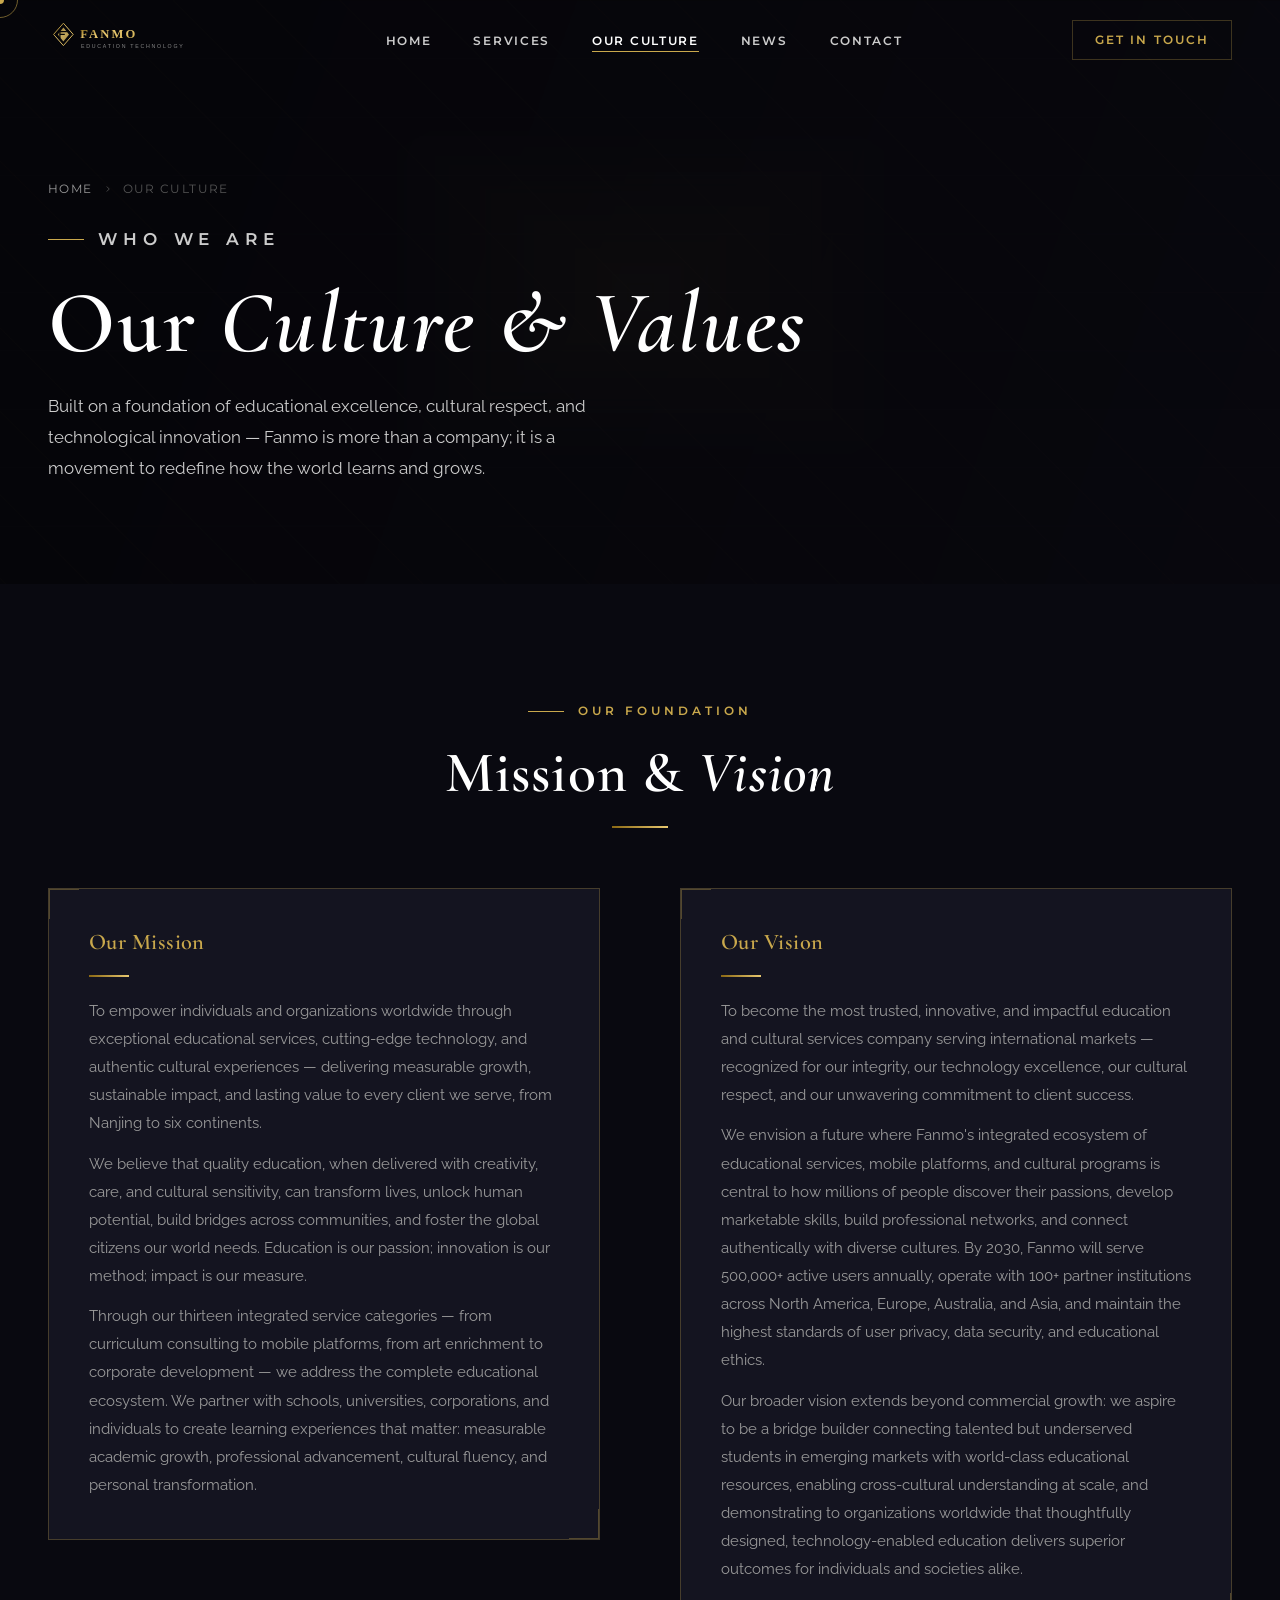
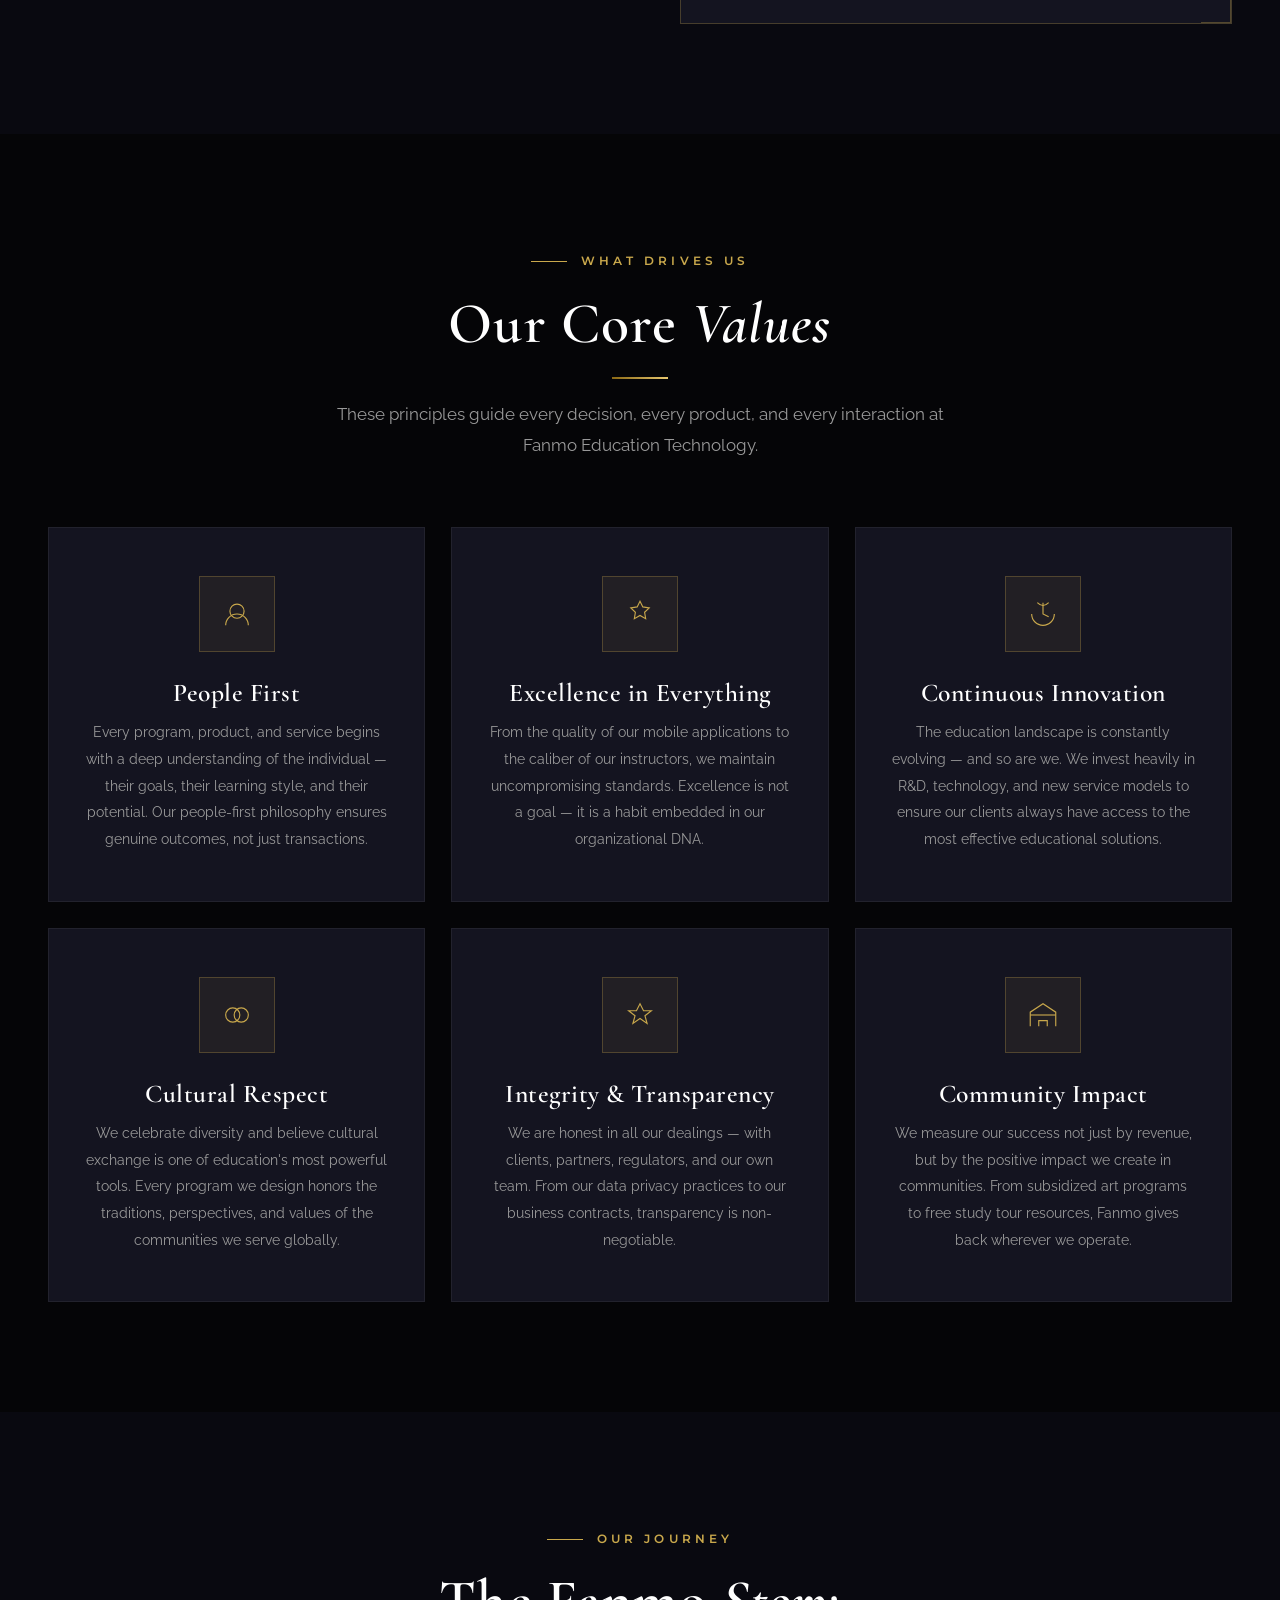
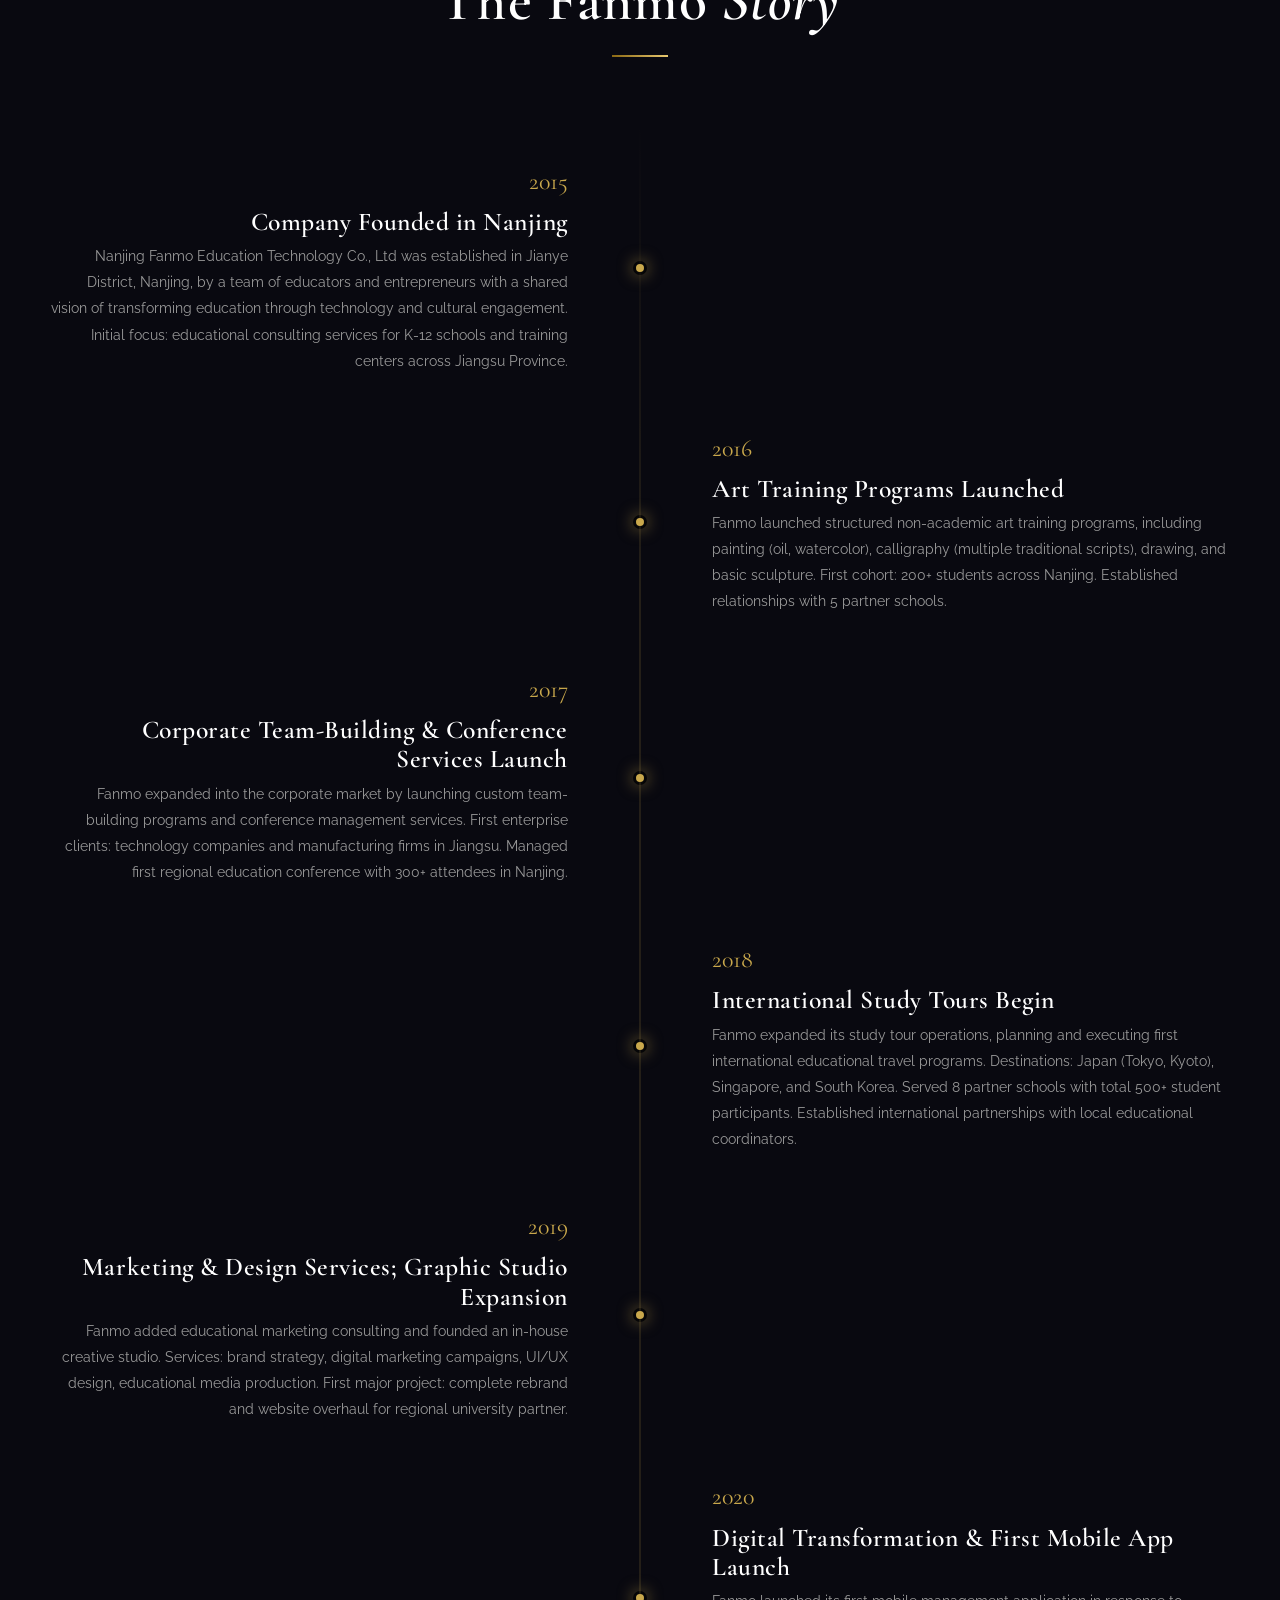
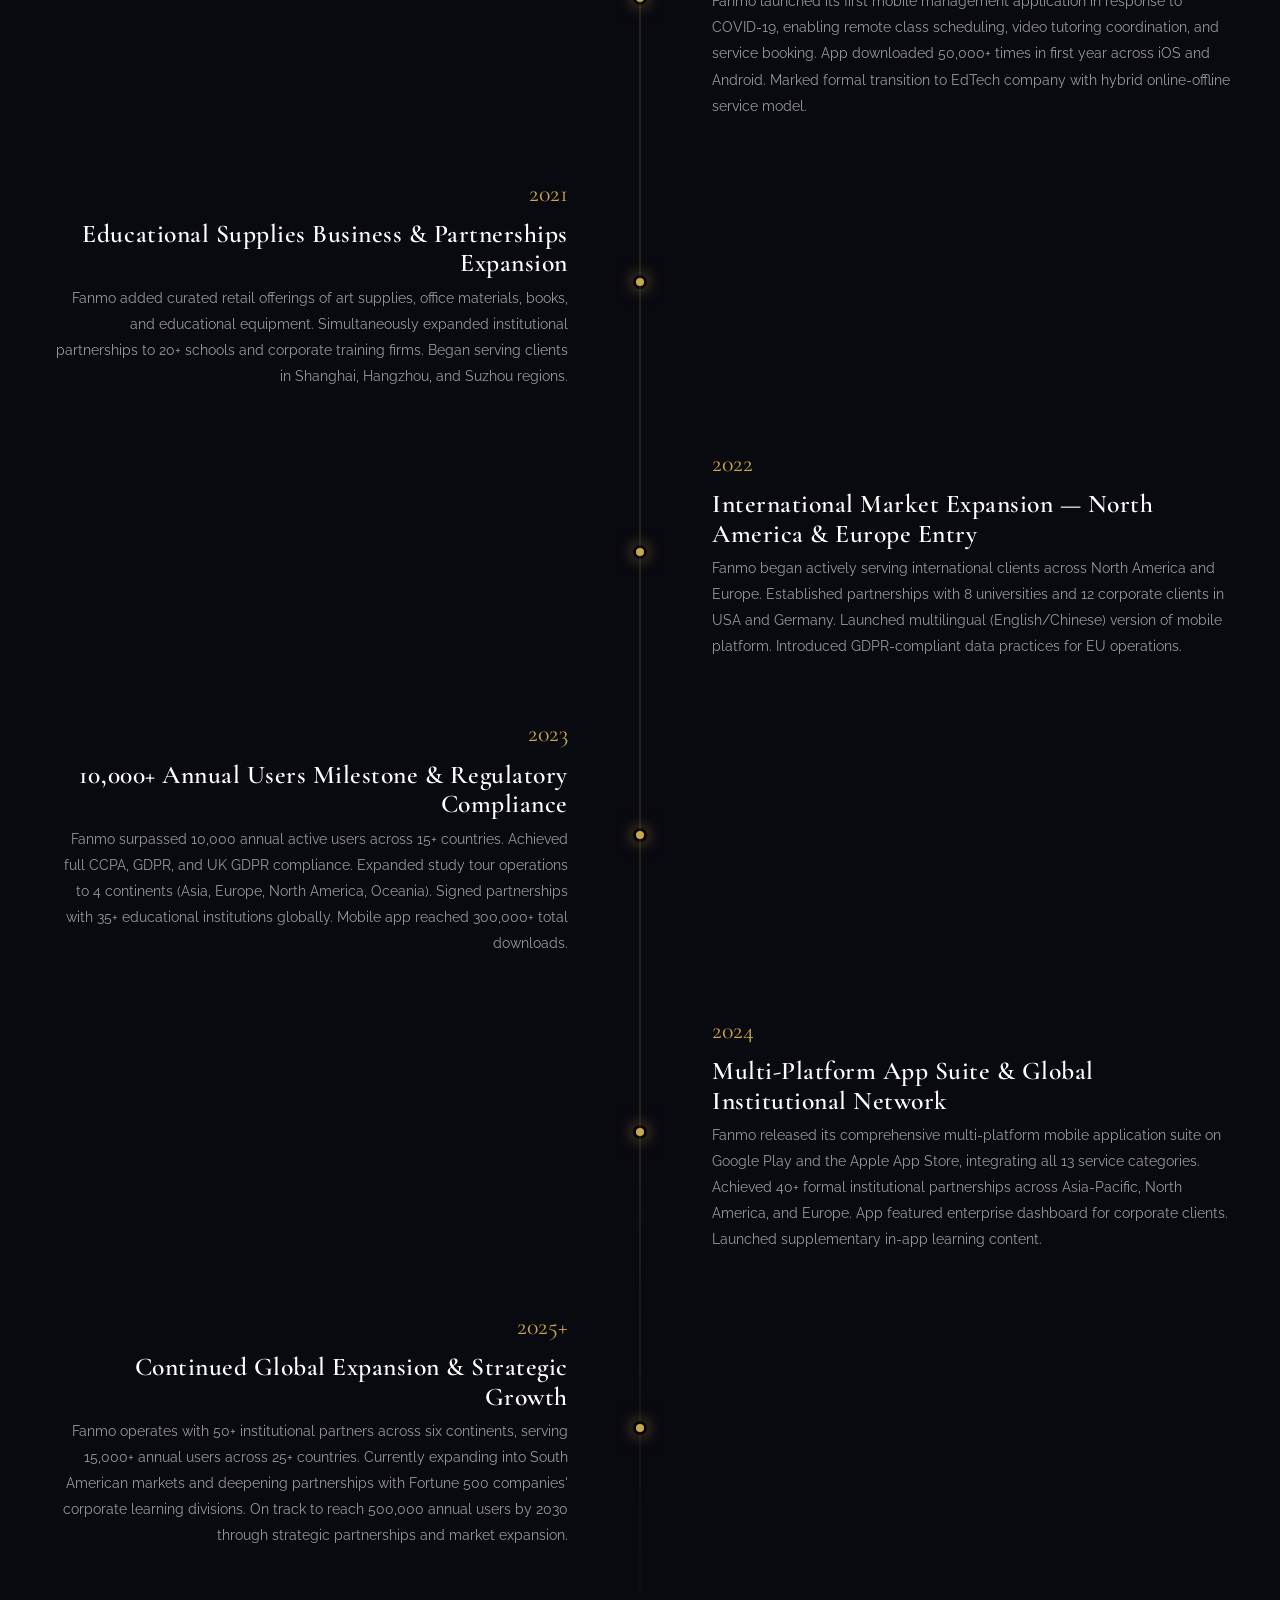
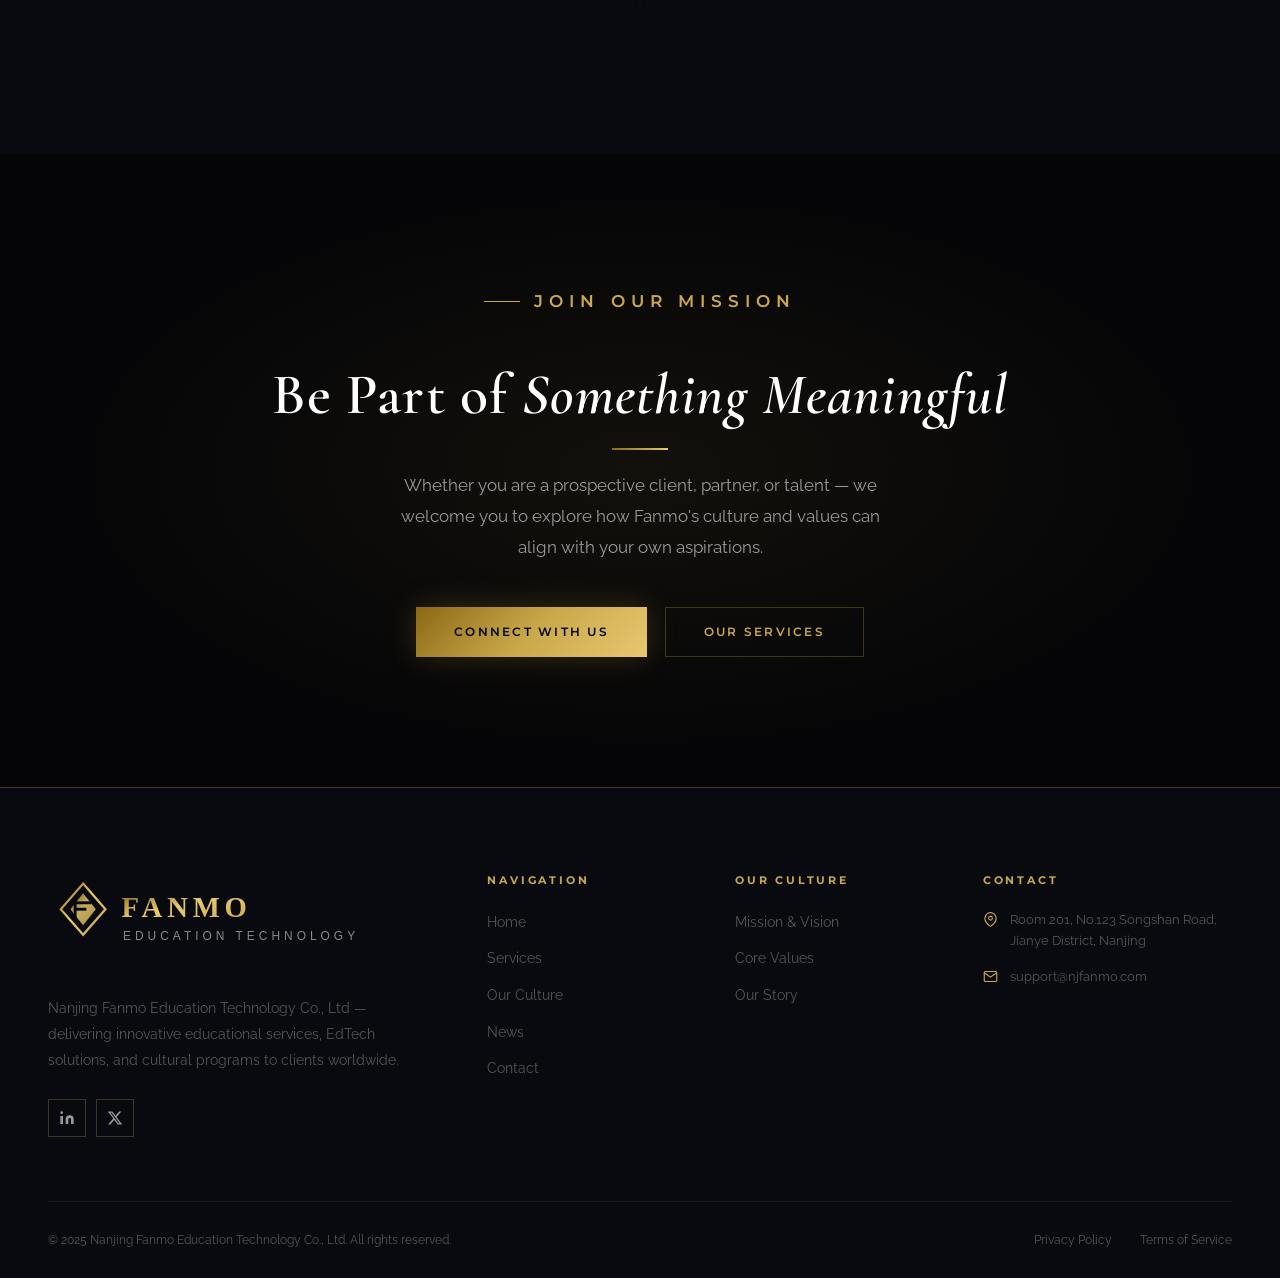
<file: culture.html>
<!DOCTYPE html>
<html lang="en">
<head>
  <meta charset="UTF-8">
  <meta name="viewport" content="width=device-width, initial-scale=1.0">
  <title>Our Culture | Fanmo Education Technology</title>
  <meta name="description" content="Discover the mission, vision, values, and story of Nanjing Fanmo Education Technology Co., Ltd — a company built on innovation, cultural respect, and educational excellence.">
  <meta name="robots" content="index, follow">
  <link rel="canonical" href="https://njfanmo.com/culture.html">
  <meta property="og:type" content="website">
  <meta property="og:url" content="https://njfanmo.com/culture.html">
  <meta property="og:title" content="Our Culture | Fanmo Education Technology">
  <meta property="og:description" content="Mission, vision, values and history of Fanmo Education Technology — innovating education through culture and technology.">
  <meta property="og:site_name" content="Fanmo Education Technology">
  <link rel="preconnect" href="https://fonts.googleapis.com">
  <link rel="preconnect" href="https://fonts.gstatic.com" crossorigin>
  <link href="https://fonts.googleapis.com/css2?family=Cormorant+Garamond:ital,wght@0,300;0,400;0,600;1,300;1,400;1,600&family=Raleway:wght@300;400;500;600;700&family=Montserrat:wght@400;500;600&display=swap" rel="stylesheet">
  <link rel="stylesheet" href="css/style.css">
  <link rel="stylesheet" href="css/animations.css">
  <link rel="icon" type="image/svg+xml" href="images/favicon.svg">
</head>
<body class="page-body">

<div class="loading-screen" role="status" aria-label="Loading">
  <div class="loading-logo"><img src="images/logo.svg" alt="Fanmo Education Technology" width="180"></div>
  <div class="loading-bar"><div class="loading-prog"></div></div>
</div>
<div class="scroll-progress" aria-hidden="true"></div>
<div class="cursor-dot" aria-hidden="true"></div>
<div class="cursor-ring" aria-hidden="true"></div>

<nav class="nav" role="navigation" aria-label="Main navigation">
  <div class="nav-inner">
    <a href="index.html" class="nav-logo"><img src="images/logo.svg" alt="Fanmo Education Technology" height="42"></a>
    <ul class="nav-menu" role="list">
      <li class="nav-item"><a href="index.html">Home</a></li>
      <li class="nav-item"><a href="services.html">Services</a></li>
      <li class="nav-item"><a href="culture.html">Our Culture</a></li>
      <li class="nav-item"><a href="news.html">News</a></li>
      <li class="nav-item"><a href="contact.html">Contact</a></li>
    </ul>
    <div class="nav-cta"><a href="contact.html" class="btn btn-outline btn-sm">Get in Touch</a></div>
    <button class="nav-burger" aria-label="Toggle mobile menu" aria-expanded="false"><span></span><span></span><span></span></button>
  </div>
</nav>
<nav class="nav-mobile" role="dialog" aria-modal="true" aria-label="Mobile navigation">
  <a href="index.html">Home</a><a href="services.html">Services</a><a href="culture.html">Our Culture</a><a href="news.html">News</a><a href="contact.html">Contact</a>
</nav>

<main id="main-content">

  <header class="page-hero" aria-label="Culture header" style="background-image:url('images/culture-bg.png')">
    <div class="container">
      <nav class="breadcrumb" aria-label="Breadcrumb">
        <a href="index.html">Home</a>
        <svg viewBox="0 0 24 24" fill="none" stroke="currentColor" stroke-width="2"><polyline points="9 18 15 12 9 6"/></svg>
        <span>Our Culture</span>
      </nav>
      <p class="label">Who We Are</p>
      <h1>Our <em>Culture &amp; Values</em></h1>
      <p>Built on a foundation of educational excellence, cultural respect, and technological innovation — Fanmo is more than a company; it is a movement to redefine how the world learns and grows.</p>
    </div>
  </header>

  <!-- Mission & Vision -->
  <section class="mission-section sec-pad" aria-labelledby="mv-title">
    <div class="container">
      <div class="text-center" style="margin-bottom:60px;">
        <p class="label">Our Foundation</p>
        <h2 id="mv-title" class="sec-title">Mission &amp; <em>Vision</em></h2>
        <span class="gold-line"></span>
      </div>
      <div class="mission-grid">
        <div class="mission-block fade-up d1 deco-corners">
          <h3>Our Mission</h3>
          <span class="gold-line-left" style="width:40px;"></span>
          <p>To empower individuals and organizations worldwide through exceptional educational services, cutting-edge technology, and authentic cultural experiences — delivering measurable growth, sustainable impact, and lasting value to every client we serve, from Nanjing to six continents.</p>
          <p style="margin-top:12px;">We believe that quality education, when delivered with creativity, care, and cultural sensitivity, can transform lives, unlock human potential, build bridges across communities, and foster the global citizens our world needs. Education is our passion; innovation is our method; impact is our measure.</p>
          <p style="margin-top:12px;">Through our thirteen integrated service categories — from curriculum consulting to mobile platforms, from art enrichment to corporate development — we address the complete educational ecosystem. We partner with schools, universities, corporations, and individuals to create learning experiences that matter: measurable academic growth, professional advancement, cultural fluency, and personal transformation.</p>
        </div>
        <div class="mission-block fade-up d2 deco-corners">
          <h3>Our Vision</h3>
          <span class="gold-line-left" style="width:40px;"></span>
          <p>To become the most trusted, innovative, and impactful education and cultural services company serving international markets — recognized for our integrity, our technology excellence, our cultural respect, and our unwavering commitment to client success.</p>
          <p style="margin-top:12px;">We envision a future where Fanmo's integrated ecosystem of educational services, mobile platforms, and cultural programs is central to how millions of people discover their passions, develop marketable skills, build professional networks, and connect authentically with diverse cultures. By 2030, Fanmo will serve 500,000+ active users annually, operate with 100+ partner institutions across North America, Europe, Australia, and Asia, and maintain the highest standards of user privacy, data security, and educational ethics.</p>
          <p style="margin-top:12px;">Our broader vision extends beyond commercial growth: we aspire to be a bridge builder connecting talented but underserved students in emerging markets with world-class educational resources, enabling cross-cultural understanding at scale, and demonstrating to organizations worldwide that thoughtfully designed, technology-enabled education delivers superior outcomes for individuals and societies alike.</p>
        </div>
      </div>
    </div>
  </section>

  <!-- Values -->
  <section class="values-section sec-pad" aria-labelledby="val-title">
    <div class="container">
      <div class="text-center" style="margin-bottom:66px;">
        <p class="label">What Drives Us</p>
        <h2 id="val-title" class="sec-title">Our Core <em>Values</em></h2>
        <span class="gold-line"></span>
        <p class="sec-desc" style="margin:0 auto;">These principles guide every decision, every product, and every interaction at Fanmo Education Technology.</p>
      </div>
      <div class="values-grid">
        <div class="val-card fade-up d1">
          <div class="val-icon">
            <svg viewBox="0 0 48 48" fill="none" stroke="currentColor" stroke-width="1.6"><circle cx="24" cy="20" r="10"/><path d="M8 40c0-8.84 7.16-16 16-16s16 7.16 16 16"/></svg>
          </div>
          <h4>People First</h4>
          <p>Every program, product, and service begins with a deep understanding of the individual — their goals, their learning style, and their potential. Our people-first philosophy ensures genuine outcomes, not just transactions.</p>
        </div>
        <div class="val-card fade-up d2">
          <div class="val-icon">
            <svg viewBox="0 0 48 48" fill="none" stroke="currentColor" stroke-width="1.6"><path d="M24 6l4 8 9 1.3-6.5 6.3 1.5 9L24 26l-8 4.6 1.5-9L11 15.3 20 14z"/></svg>
          </div>
          <h4>Excellence in Everything</h4>
          <p>From the quality of our mobile applications to the caliber of our instructors, we maintain uncompromising standards. Excellence is not a goal — it is a habit embedded in our organizational DNA.</p>
        </div>
        <div class="val-card fade-up d3">
          <div class="val-icon">
            <svg viewBox="0 0 48 48" fill="none" stroke="currentColor" stroke-width="1.6"><path d="M8 24c0 8.84 7.16 16 16 16s16-7.16 16-16"/><path d="M24 8v16l8 4"/><path d="M16 8c0 0 4 4 8 4s8-4 8-4"/></svg>
          </div>
          <h4>Continuous Innovation</h4>
          <p>The education landscape is constantly evolving — and so are we. We invest heavily in R&amp;D, technology, and new service models to ensure our clients always have access to the most effective educational solutions.</p>
        </div>
        <div class="val-card fade-up d1">
          <div class="val-icon">
            <svg viewBox="0 0 48 48" fill="none" stroke="currentColor" stroke-width="1.6"><circle cx="18" cy="24" r="10"/><circle cx="30" cy="24" r="10"/></svg>
          </div>
          <h4>Cultural Respect</h4>
          <p>We celebrate diversity and believe cultural exchange is one of education's most powerful tools. Every program we design honors the traditions, perspectives, and values of the communities we serve globally.</p>
        </div>
        <div class="val-card fade-up d2">
          <div class="val-icon">
            <svg viewBox="0 0 48 48" fill="none" stroke="currentColor" stroke-width="1.6"><path d="M24 8l5 10h11l-9 7 3 11-10-7-10 7 3-11-9-7h11z"/></svg>
          </div>
          <h4>Integrity &amp; Transparency</h4>
          <p>We are honest in all our dealings — with clients, partners, regulators, and our own team. From our data privacy practices to our business contracts, transparency is non-negotiable.</p>
        </div>
        <div class="val-card fade-up d3">
          <div class="val-icon">
            <svg viewBox="0 0 48 48" fill="none" stroke="currentColor" stroke-width="1.6"><path d="M6 40V20l18-12 18 12v20"/><path d="M18 40v-8h12v8"/><path d="M6 24h36"/></svg>
          </div>
          <h4>Community Impact</h4>
          <p>We measure our success not just by revenue, but by the positive impact we create in communities. From subsidized art programs to free study tour resources, Fanmo gives back wherever we operate.</p>
        </div>
      </div>
    </div>
  </section>

  <!-- Timeline -->
  <section class="timeline-section sec-pad" aria-labelledby="tl-title">
    <div class="container">
      <div class="text-center" style="margin-bottom:66px;">
        <p class="label">Our Journey</p>
        <h2 id="tl-title" class="sec-title">The Fanmo <em>Story</em></h2>
        <span class="gold-line"></span>
      </div>
      <div class="timeline">
        <div class="tl-item fade-in d1">
          <div class="tl-content">
            <div class="tl-year">2015</div>
            <h4>Company Founded in Nanjing</h4>
            <p>Nanjing Fanmo Education Technology Co., Ltd was established in Jianye District, Nanjing, by a team of educators and entrepreneurs with a shared vision of transforming education through technology and cultural engagement. Initial focus: educational consulting services for K-12 schools and training centers across Jiangsu Province.</p>
          </div>
          <div class="tl-dot"></div>
        </div>
        <div class="tl-item fade-in d2">
          <div class="tl-content">
            <div class="tl-year">2016</div>
            <h4>Art Training Programs Launched</h4>
            <p>Fanmo launched structured non-academic art training programs, including painting (oil, watercolor), calligraphy (multiple traditional scripts), drawing, and basic sculpture. First cohort: 200+ students across Nanjing. Established relationships with 5 partner schools.</p>
          </div>
          <div class="tl-dot"></div>
        </div>
        <div class="tl-item fade-in d1">
          <div class="tl-content">
            <div class="tl-year">2017</div>
            <h4>Corporate Team-Building &amp; Conference Services Launch</h4>
            <p>Fanmo expanded into the corporate market by launching custom team-building programs and conference management services. First enterprise clients: technology companies and manufacturing firms in Jiangsu. Managed first regional education conference with 300+ attendees in Nanjing.</p>
          </div>
          <div class="tl-dot"></div>
        </div>
        <div class="tl-item fade-in d2">
          <div class="tl-content">
            <div class="tl-year">2018</div>
            <h4>International Study Tours Begin</h4>
            <p>Fanmo expanded its study tour operations, planning and executing first international educational travel programs. Destinations: Japan (Tokyo, Kyoto), Singapore, and South Korea. Served 8 partner schools with total 500+ student participants. Established international partnerships with local educational coordinators.</p>
          </div>
          <div class="tl-dot"></div>
        </div>
        <div class="tl-item fade-in d1">
          <div class="tl-content">
            <div class="tl-year">2019</div>
            <h4>Marketing &amp; Design Services; Graphic Studio Expansion</h4>
            <p>Fanmo added educational marketing consulting and founded an in-house creative studio. Services: brand strategy, digital marketing campaigns, UI/UX design, educational media production. First major project: complete rebrand and website overhaul for regional university partner.</p>
          </div>
          <div class="tl-dot"></div>
        </div>
        <div class="tl-item fade-in d2">
          <div class="tl-content">
            <div class="tl-year">2020</div>
            <h4>Digital Transformation &amp; First Mobile App Launch</h4>
            <p>Fanmo launched its first mobile management application in response to COVID-19, enabling remote class scheduling, video tutoring coordination, and service booking. App downloaded 50,000+ times in first year across iOS and Android. Marked formal transition to EdTech company with hybrid online-offline service model.</p>
          </div>
          <div class="tl-dot"></div>
        </div>
        <div class="tl-item fade-in d1">
          <div class="tl-content">
            <div class="tl-year">2021</div>
            <h4>Educational Supplies Business &amp; Partnerships Expansion</h4>
            <p>Fanmo added curated retail offerings of art supplies, office materials, books, and educational equipment. Simultaneously expanded institutional partnerships to 20+ schools and corporate training firms. Began serving clients in Shanghai, Hangzhou, and Suzhou regions.</p>
          </div>
          <div class="tl-dot"></div>
        </div>
        <div class="tl-item fade-in d2">
          <div class="tl-content">
            <div class="tl-year">2022</div>
            <h4>International Market Expansion — North America &amp; Europe Entry</h4>
            <p>Fanmo began actively serving international clients across North America and Europe. Established partnerships with 8 universities and 12 corporate clients in USA and Germany. Launched multilingual (English/Chinese) version of mobile platform. Introduced GDPR-compliant data practices for EU operations.</p>
          </div>
          <div class="tl-dot"></div>
        </div>
        <div class="tl-item fade-in d1">
          <div class="tl-content">
            <div class="tl-year">2023</div>
            <h4>10,000+ Annual Users Milestone &amp; Regulatory Compliance</h4>
            <p>Fanmo surpassed 10,000 annual active users across 15+ countries. Achieved full CCPA, GDPR, and UK GDPR compliance. Expanded study tour operations to 4 continents (Asia, Europe, North America, Oceania). Signed partnerships with 35+ educational institutions globally. Mobile app reached 300,000+ total downloads.</p>
          </div>
          <div class="tl-dot"></div>
        </div>
        <div class="tl-item fade-in d2">
          <div class="tl-content">
            <div class="tl-year">2024</div>
            <h4>Multi-Platform App Suite &amp; Global Institutional Network</h4>
            <p>Fanmo released its comprehensive multi-platform mobile application suite on Google Play and the Apple App Store, integrating all 13 service categories. Achieved 40+ formal institutional partnerships across Asia-Pacific, North America, and Europe. App featured enterprise dashboard for corporate clients. Launched supplementary in-app learning content.</p>
          </div>
          <div class="tl-dot"></div>
        </div>
        <div class="tl-item fade-in d1">
          <div class="tl-content">
            <div class="tl-year">2025+</div>
            <h4>Continued Global Expansion &amp; Strategic Growth</h4>
            <p>Fanmo operates with 50+ institutional partners across six continents, serving 15,000+ annual users across 25+ countries. Currently expanding into South American markets and deepening partnerships with Fortune 500 companies' corporate learning divisions. On track to reach 500,000 annual users by 2030 through strategic partnerships and market expansion.</p>
          </div>
          <div class="tl-dot"></div>
        </div>
      </div>
    </div>
  </section>

  <!-- CTA -->
  <section class="cta-section sec-pad" aria-label="Call to action">
    <div class="container">
      <p class="label">Join Our Mission</p>
      <h2 class="sec-title fade-up">Be Part of <em>Something Meaningful</em></h2>
      <span class="gold-line"></span>
      <p class="fade-up d2">Whether you are a prospective client, partner, or talent — we welcome you to explore how Fanmo's culture and values can align with your own aspirations.</p>
      <div class="cta-actions fade-up d3">
        <a href="contact.html" class="btn btn-gold shimmer">Connect With Us</a>
        <a href="services.html" class="btn btn-outline">Our Services</a>
      </div>
    </div>
  </section>

</main>

<footer class="footer" role="contentinfo">
  <div class="container">
    <div class="footer-grid">
      <div class="footer-brand">
        <a href="index.html" class="footer-logo"><img src="images/logo.svg" alt="Fanmo Education Technology" height="44"></a>
        <p>Nanjing Fanmo Education Technology Co., Ltd — delivering innovative educational services, EdTech solutions, and cultural programs to clients worldwide.</p>
        <div class="footer-social">
          <a href="#" class="soc-link" aria-label="LinkedIn" rel="nofollow noopener"><svg viewBox="0 0 24 24" fill="currentColor"><path d="M16 8a6 6 0 016 6v7h-4v-7a2 2 0 00-2-2 2 2 0 00-2 2v7h-4v-7a6 6 0 016-6zM2 9h4v12H2z"/><circle cx="4" cy="4" r="2"/></svg></a>
          <a href="#" class="soc-link" aria-label="Twitter" rel="nofollow noopener"><svg viewBox="0 0 24 24" fill="currentColor"><path d="M18.244 2.25h3.308l-7.227 8.26 8.502 11.24H16.17l-5.214-6.817L4.99 21.75H1.68l7.73-8.835L1.254 2.25H8.08l4.713 6.231zm-1.161 17.52h1.833L7.084 4.126H5.117z"/></svg></a>
        </div>
      </div>
      <div class="footer-col"><h6>Navigation</h6><ul class="footer-links"><li><a href="index.html">Home</a></li><li><a href="services.html">Services</a></li><li><a href="culture.html">Our Culture</a></li><li><a href="news.html">News</a></li><li><a href="contact.html">Contact</a></li></ul></div>
      <div class="footer-col"><h6>Our Culture</h6><ul class="footer-links"><li><a href="#mv-title">Mission &amp; Vision</a></li><li><a href="#val-title">Core Values</a></li><li><a href="#tl-title">Our Story</a></li></ul></div>
      <div class="footer-col"><h6>Contact</h6>
        <div class="footer-contact-item"><svg viewBox="0 0 24 24" fill="none" stroke="currentColor" stroke-width="1.8"><path d="M21 10c0 7-9 13-9 13s-9-6-9-13a9 9 0 0118 0z"/><circle cx="12" cy="10" r="3"/></svg><span>Room 201, No.123 Songshan Road,<br>Jianye District, Nanjing</span></div>
        <div class="footer-contact-item"><svg viewBox="0 0 24 24" fill="none" stroke="currentColor" stroke-width="1.8"><path d="M4 4h16c1.1 0 2 .9 2 2v12c0 1.1-.9 2-2 2H4c-1.1 0-2-.9-2-2V6c0-1.1.9-2 2-2z"/><polyline points="22,6 12,13 2,6"/></svg><span><a href="mailto:support@njfanmo.com">support@njfanmo.com</a></span></div>
      </div>
    </div>
    <div class="footer-bottom">
      <p class="footer-copy">&copy; 2025 Nanjing Fanmo Education Technology Co., Ltd. All rights reserved.</p>
      <div class="footer-legal"><a href="privacy.html">Privacy Policy</a><a href="terms.html">Terms of Service</a></div>
    </div>
  </div>
</footer>

<button class="back-top" aria-label="Back to top">
  <svg viewBox="0 0 24 24" fill="none" stroke="currentColor" stroke-width="2"><path d="M18 15l-6-6-6 6"/></svg>
</button>
<script src="js/main.js"></script>
<script src="js/animations.js"></script>
</body>
</html>
</file>
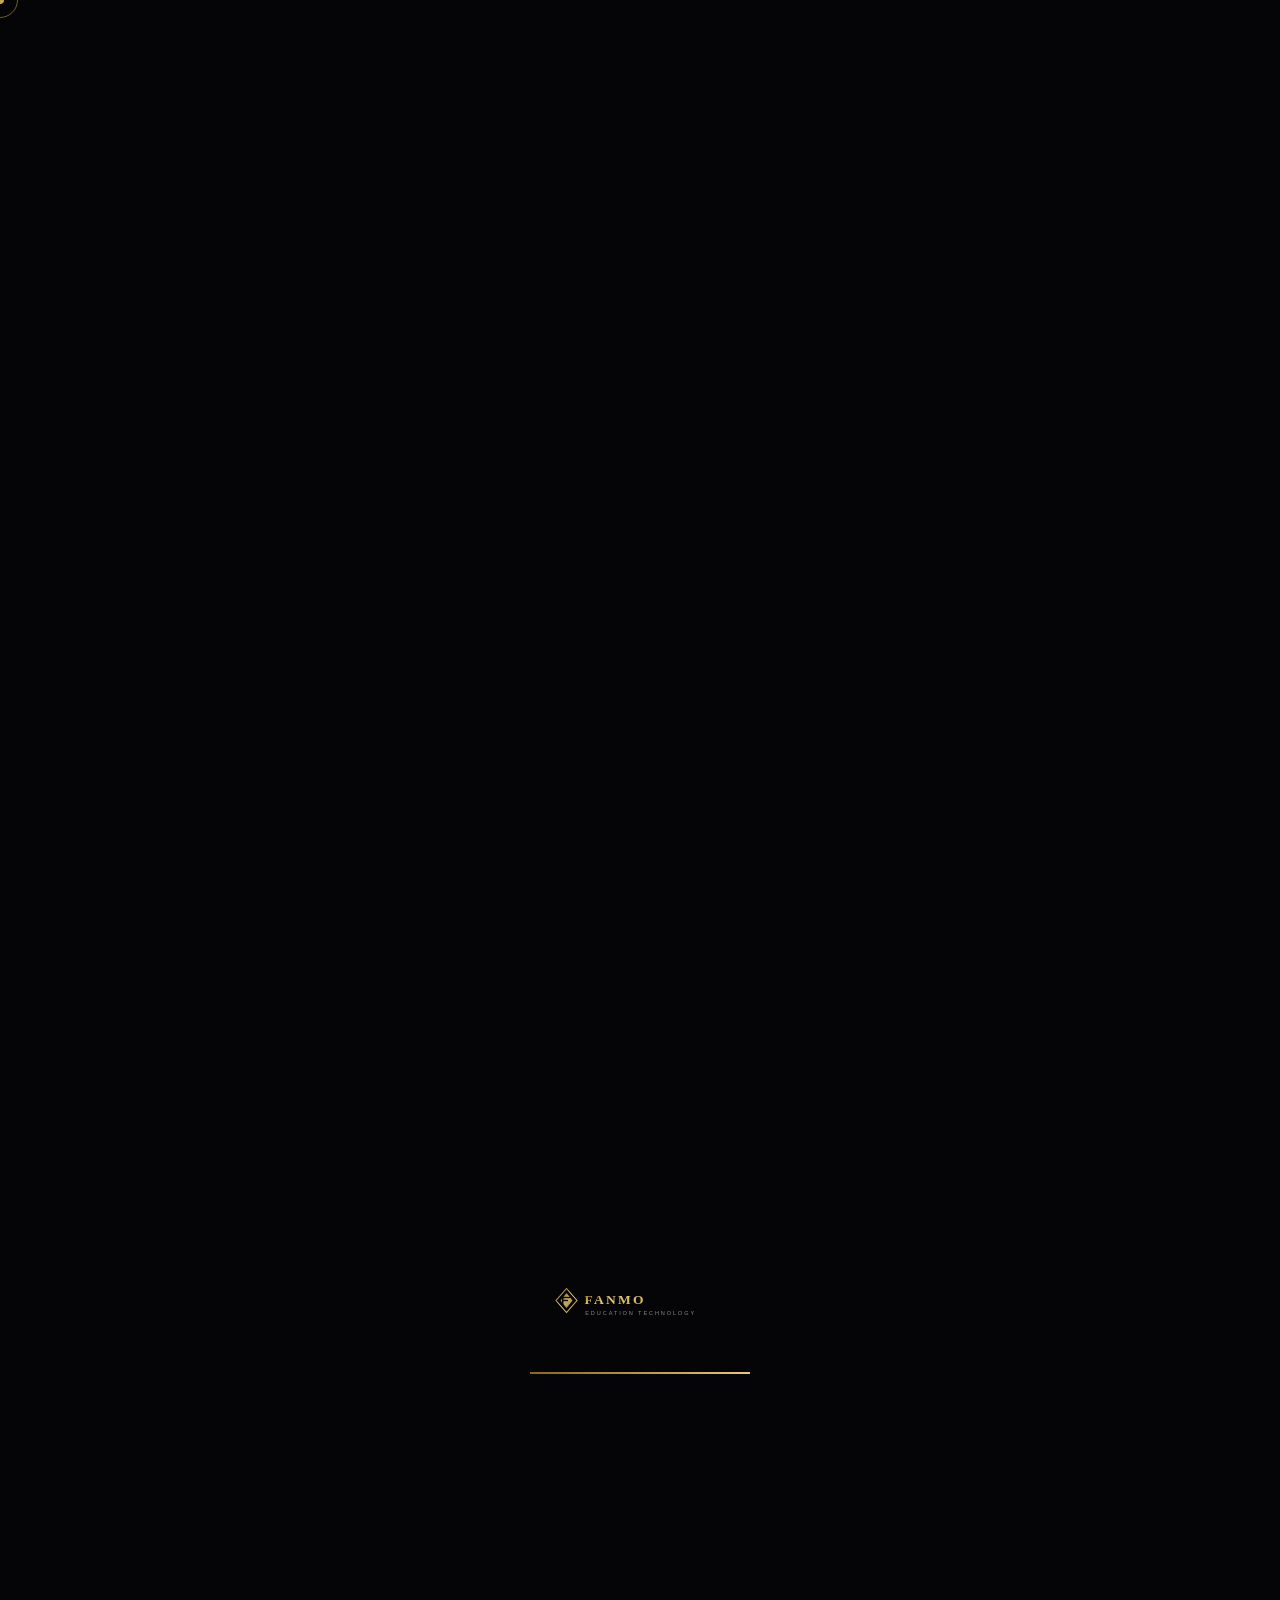
<file: news.html>
<!DOCTYPE html>
<html lang="en">
<head>
  <meta charset="UTF-8">
  <meta name="viewport" content="width=device-width, initial-scale=1.0">
  <title>Company News | Fanmo Education Technology</title>
  <meta name="description" content="Stay updated with the latest news, announcements, partnerships, and insights from Nanjing Fanmo Education Technology Co., Ltd.">
  <meta name="robots" content="index, follow">
  <link rel="canonical" href="https://njfanmo.com/news.html">
  <meta property="og:type" content="website">
  <meta property="og:url" content="https://njfanmo.com/news.html">
  <meta property="og:title" content="Company News | Fanmo Education Technology">
  <meta property="og:description" content="Latest news, announcements, and updates from Fanmo Education Technology.">
  <meta property="og:site_name" content="Fanmo Education Technology">
  <link rel="preconnect" href="https://fonts.googleapis.com">
  <link rel="preconnect" href="https://fonts.gstatic.com" crossorigin>
  <link href="https://fonts.googleapis.com/css2?family=Cormorant+Garamond:ital,wght@0,300;0,400;0,600;1,300;1,400;1,600&family=Raleway:wght@300;400;500;600;700&family=Montserrat:wght@400;500;600&display=swap" rel="stylesheet">
  <link rel="stylesheet" href="css/style.css">
  <link rel="stylesheet" href="css/animations.css">
  <link rel="icon" type="image/svg+xml" href="images/favicon.svg">
</head>
<body class="page-body">

<div class="loading-screen" role="status" aria-label="Loading">
  <div class="loading-logo"><img src="images/logo.svg" alt="Fanmo Education Technology" width="180"></div>
  <div class="loading-bar"><div class="loading-prog"></div></div>
</div>
<div class="scroll-progress" aria-hidden="true"></div>
<div class="cursor-dot" aria-hidden="true"></div>
<div class="cursor-ring" aria-hidden="true"></div>

<nav class="nav" role="navigation" aria-label="Main navigation">
  <div class="nav-inner">
    <a href="index.html" class="nav-logo"><img src="images/logo.svg" alt="Fanmo Education Technology" height="42"></a>
    <ul class="nav-menu" role="list">
      <li class="nav-item"><a href="index.html">Home</a></li>
      <li class="nav-item"><a href="services.html">Services</a></li>
      <li class="nav-item"><a href="culture.html">Our Culture</a></li>
      <li class="nav-item"><a href="news.html">News</a></li>
      <li class="nav-item"><a href="contact.html">Contact</a></li>
    </ul>
    <div class="nav-cta"><a href="contact.html" class="btn btn-outline btn-sm">Get in Touch</a></div>
    <button class="nav-burger" aria-label="Toggle mobile menu" aria-expanded="false"><span></span><span></span><span></span></button>
  </div>
</nav>
<nav class="nav-mobile" role="dialog" aria-modal="true" aria-label="Mobile navigation">
  <a href="index.html">Home</a><a href="services.html">Services</a><a href="culture.html">Our Culture</a><a href="news.html">News</a><a href="contact.html">Contact</a>
</nav>

<main id="main-content">

  <header class="page-hero" aria-label="News header">
    <div class="container">
      <nav class="breadcrumb" aria-label="Breadcrumb">
        <a href="index.html">Home</a>
        <svg viewBox="0 0 24 24" fill="none" stroke="currentColor" stroke-width="2"><polyline points="9 18 15 12 9 6"/></svg>
        <span>News</span>
      </nav>
      <p class="label">Latest Updates</p>
      <h1>Company <em>News</em></h1>
      <p>Announcements, partnerships, product launches, and insights from Fanmo Education Technology.</p>
    </div>
  </header>

  <section class="news-full" aria-label="News articles">
    <div class="container">
      <div class="news-cats" role="group" aria-label="News categories">
        <button class="news-cat-btn active">All</button>
        <button class="news-cat-btn">Company News</button>
        <button class="news-cat-btn">Technology</button>
        <button class="news-cat-btn">Partnership</button>
        <button class="news-cat-btn">Events</button>
        <button class="news-cat-btn">Awards</button>
      </div>
      <div class="news-full-grid">

        <article class="news-card fade-up d1">
          <div class="news-card-img">
            <svg viewBox="0 0 400 225" xmlns="http://www.w3.org/2000/svg" width="400" height="225" style="width:100%;height:100%">
              <rect width="400" height="225" fill="#0f0f18"/>
              <polygon points="200,40 280,140 120,140" fill="none" stroke="rgba(201,168,76,0.3)" stroke-width="1"/>
              <circle cx="200" cy="150" r="60" fill="none" stroke="rgba(201,168,76,0.15)" stroke-width="1"/>
              <text x="200" y="158" text-anchor="middle" fill="rgba(201,168,76,0.5)" font-family="Georgia" font-size="12" letter-spacing="3">LAUNCH</text>
            </svg>
          </div>
          <div class="news-card-body">
            <div class="news-meta"><span class="news-tag">Company News</span><span>May 10, 2025</span></div>
            <h4>Fanmo Launches Next-Generation Mobile Education Platform Globally</h4>
            <p>Fanmo's new integrated mobile platform is now live on Google Play and the Apple App Store worldwide, offering a unified digital experience that unifies all 13 service categories. The platform features cross-platform synchronization, an adaptive learning engine, enterprise management dashboards for corporate clients, multilingual support (English/Chinese), secure payment integration, and automated invoicing for institutional users.</p>
          </div>
        </article>

        <article class="news-card fade-up d2">
          <div class="news-card-img">
            <svg viewBox="0 0 400 225" xmlns="http://www.w3.org/2000/svg" width="400" height="225" style="width:100%;height:100%">
              <rect width="400" height="225" fill="#0a0a14"/>
              <circle cx="200" cy="112" r="55" fill="none" stroke="rgba(201,168,76,0.2)" stroke-width="1"/>
              <path d="M150 112 Q200 70 250 112 Q200 154 150 112" fill="none" stroke="rgba(201,168,76,0.25)" stroke-width="1"/>
            </svg>
          </div>
          <div class="news-card-body">
            <div class="news-meta"><span class="news-tag">Partnership</span><span>Apr 22, 2025</span></div>
            <h4>Strategic Partnerships Expand International Cultural Exchange Programs</h4>
            <p>Fanmo has signed formal partnership agreements with 8 new cultural organizations across the United States (Boston, Los Angeles), United Kingdom (London), and Germany (Berlin, Munich). These agreements establish cultural exchange pathways for 2025-2026, including artist residencies, student exchange programs, and collaborative educational exhibitions targeting 1,000+ participants.</p>
          </div>
        </article>

        <article class="news-card fade-up d3">
          <div class="news-card-img">
            <svg viewBox="0 0 400 225" xmlns="http://www.w3.org/2000/svg" width="400" height="225" style="width:100%;height:100%">
              <rect width="400" height="225" fill="#0a0a14"/>
              <path d="M200 60 l30 80 h-60 z" fill="none" stroke="rgba(201,168,76,0.25)" stroke-width="1"/>
              <rect x="160" y="145" width="80" height="30" fill="none" stroke="rgba(201,168,76,0.2)" stroke-width="1"/>
            </svg>
          </div>
          <div class="news-card-body">
            <div class="news-meta"><span class="news-tag">Awards</span><span>Mar 15, 2025</span></div>
            <h4>Fanmo Recognized for Educational Technology Innovation at National Summit</h4>
            <p>At the 2025 National Education Technology Summit in Beijing, Fanmo received the "Innovation Excellence Award" for its integrated service model combining EdTech, cultural enrichment, and business services. The award recognized measurable learner outcome improvements and the company's commitment to accessible, high-quality education technology for diverse global markets.</p>
          </div>
        </article>

        <article class="news-card fade-up d1">
          <div class="news-card-img">
            <svg viewBox="0 0 400 225" xmlns="http://www.w3.org/2000/svg" width="400" height="225" style="width:100%;height:100%">
              <rect width="400" height="225" fill="#0c0c16"/>
              <rect x="100" y="60" width="200" height="105" rx="4" fill="none" stroke="rgba(201,168,76,0.2)" stroke-width="1"/>
              <line x1="120" y1="90" x2="280" y2="90" stroke="rgba(201,168,76,0.2)" stroke-width="0.8"/>
              <line x1="120" y1="108" x2="260" y2="108" stroke="rgba(201,168,76,0.15)" stroke-width="0.8"/>
              <line x1="120" y1="126" x2="240" y2="126" stroke="rgba(201,168,76,0.15)" stroke-width="0.8"/>
            </svg>
          </div>
          <div class="news-card-body">
            <div class="news-meta"><span class="news-tag">Technology</span><span>Feb 28, 2025</span></div>
            <h4>Fanmo R&amp;D Team Completes Adaptive Learning Engine for Mobile Platform</h4>
            <p>Fanmo's research and development team has completed a sophisticated adaptive learning engine that personalizes content delivery within the Fanmo mobile app. Using machine learning algorithms, the engine analyzes individual user progress, learning style preferences, session history, and engagement patterns to optimize educational content recommendations and pacing. Available to all app users starting March 2025.</p>
          </div>
        </article>

        <article class="news-card fade-up d2">
          <div class="news-card-img">
            <svg viewBox="0 0 400 225" xmlns="http://www.w3.org/2000/svg" width="400" height="225" style="width:100%;height:100%">
              <rect width="400" height="225" fill="#0a0a14"/>
              <polygon points="200,50 340,140 60,140" fill="none" stroke="rgba(201,168,76,0.2)" stroke-width="1"/>
              <line x1="60" y1="140" x2="340" y2="140" stroke="rgba(201,168,76,0.25)" stroke-width="1"/>
            </svg>
          </div>
          <div class="news-card-body">
            <div class="news-meta"><span class="news-tag">Events</span><span>Jan 18, 2025</span></div>
            <h4>Fanmo Hosts Annual International Calligraphy &amp; Fine Arts Showcase in Nanjing</h4>
            <p>Fanmo's 2025 International Calligraphy &amp; Fine Arts Showcase welcomed 350+ participants from 12 countries across Asia, Europe, and North America. The 3-day event featured live calligraphy demonstrations by master artists, curated fine arts exhibitions, cultural performances from traditional and contemporary disciplines, hands-on workshops, and networking sessions celebrating artistic tradition and innovation.</p>
          </div>
        </article>

        <article class="news-card fade-up d3">
          <div class="news-card-img">
            <svg viewBox="0 0 400 225" xmlns="http://www.w3.org/2000/svg" width="400" height="225" style="width:100%;height:100%">
              <rect width="400" height="225" fill="#0c0c18"/>
              <circle cx="140" cy="112" r="40" fill="none" stroke="rgba(201,168,76,0.2)" stroke-width="1"/>
              <circle cx="260" cy="112" r="40" fill="none" stroke="rgba(201,168,76,0.2)" stroke-width="1"/>
              <path d="M175 90 Q200 112 175 134" fill="none" stroke="rgba(201,168,76,0.3)" stroke-width="1"/>
              <path d="M225 90 Q200 112 225 134" fill="none" stroke="rgba(201,168,76,0.3)" stroke-width="1"/>
            </svg>
          </div>
          <div class="news-card-body">
            <div class="news-meta"><span class="news-tag">Partnership</span><span>Dec 5, 2024</span></div>
            <h4>Fanmo Signs MOU with North American University Network for Study Tour Programs</h4>
            <p>Fanmo signed a comprehensive Memorandum of Understanding with a consortium of 6 major North American universities. The partnership establishes a two-year pipeline for academic study tours, student exchange activities, and joint research collaborations. Expected to serve 500+ student participants annually and facilitate faculty and student exchanges in STEM, arts, and business disciplines.</p>
          </div>
        </article>

        <article class="news-card fade-up d1">
          <div class="news-card-img">
            <svg viewBox="0 0 400 225" xmlns="http://www.w3.org/2000/svg" width="400" height="225" style="width:100%;height:100%">
              <rect width="400" height="225" fill="#0a0a12"/>
              <rect x="80" y="55" width="240" height="115" rx="8" fill="none" stroke="rgba(201,168,76,0.2)" stroke-width="1"/>
              <circle cx="200" cy="112" r="30" fill="rgba(201,168,76,0.05)" stroke="rgba(201,168,76,0.2)" stroke-width="1"/>
              <path d="M190 112l10-8v16z" fill="rgba(201,168,76,0.3)"/>
            </svg>
          </div>
          <div class="news-card-body">
            <div class="news-meta"><span class="news-tag">Technology</span><span>Nov 20, 2024</span></div>
            <h4>New Enterprise Dashboard Feature Released for Corporate Team-Building Clients</h4>
            <p>Fanmo released a new Enterprise Dashboard feature designed specifically for corporate team-building clients. The dashboard provides real-time engagement tracking, custom analytics and reporting, multi-seat bulk booking management, expense tracking, participant feedback collection, and ROI measurement. Available to all enterprise clients with immediate effect; successfully piloted with 12 Fortune 500 companies.</p>
          </div>
        </article>

        <article class="news-card fade-up d2">
          <div class="news-card-img">
            <svg viewBox="0 0 400 225" xmlns="http://www.w3.org/2000/svg" width="400" height="225" style="width:100%;height:100%">
              <rect width="400" height="225" fill="#0a0c14"/>
              <path d="M100 160 L130 100 L160 130 L190 80 L220 110 L250 70 L280 120 L300 160 z" fill="rgba(201,168,76,0.05)" stroke="rgba(201,168,76,0.3)" stroke-width="1"/>
              <line x1="80" y1="160" x2="320" y2="160" stroke="rgba(201,168,76,0.2)" stroke-width="0.8"/>
            </svg>
          </div>
          <div class="news-card-body">
            <div class="news-meta"><span class="news-tag">Company News</span><span>Oct 8, 2024</span></div>
            <h4>Fanmo Achieves Record Client Satisfaction Score in Annual Review</h4>
            <p>Fanmo's 2024 annual client satisfaction survey recorded an all-time high Net Promoter Score (NPS) of 72 across all service categories, exceeding industry benchmarks. Art training programs and the mobile app received highest ratings (NPS 80+). Survey included 2,500+ respondents across institutional, corporate, and individual user segments across Asia, North America, and Europe.</p>
          </div>
        </article>

        <article class="news-card fade-up d3">
          <div class="news-card-img">
            <svg viewBox="0 0 400 225" xmlns="http://www.w3.org/2000/svg" width="400" height="225" style="width:100%;height:100%">
              <rect width="400" height="225" fill="#0c0c18"/>
              <path d="M200 40 L230 100 L300 110 L250 160 L265 230 L200 195 L135 230 L150 160 L100 110 L170 100 z" fill="none" stroke="rgba(201,168,76,0.22)" stroke-width="1"/>
            </svg>
          </div>
          <div class="news-card-body">
            <div class="news-meta"><span class="news-tag">Awards</span><span>Sep 12, 2024</span></div>
            <h4>Fanmo App Named Among Top 10 Education Apps in Asia by Industry Review Panel</h4>
            <p>Fanmo's mobile application was recognized as a Top 10 Education App in Asia by the Asia-Pacific EdTech Reviewers Panel. The recognition highlighted the app's comprehensive service integration across 13 disciplines, intuitive user experience design, multilingual support (English/Chinese), enterprise-grade security, and accessibility features. Reviewed alongside 500+ competing applications.</p>
          </div>
        </article>

      </div>
    </div>
  </section>

</main>

<footer class="footer" role="contentinfo">
  <div class="container">
    <div class="footer-grid">
      <div class="footer-brand">
        <a href="index.html" class="footer-logo"><img src="images/logo.svg" alt="Fanmo Education Technology" height="44"></a>
        <p>Nanjing Fanmo Education Technology Co., Ltd — delivering innovative educational services, EdTech solutions, and cultural programs to clients worldwide.</p>
        <div class="footer-social">
          <a href="#" class="soc-link" aria-label="LinkedIn" rel="nofollow noopener"><svg viewBox="0 0 24 24" fill="currentColor"><path d="M16 8a6 6 0 016 6v7h-4v-7a2 2 0 00-2-2 2 2 0 00-2 2v7h-4v-7a6 6 0 016-6zM2 9h4v12H2z"/><circle cx="4" cy="4" r="2"/></svg></a>
          <a href="#" class="soc-link" aria-label="Twitter" rel="nofollow noopener"><svg viewBox="0 0 24 24" fill="currentColor"><path d="M18.244 2.25h3.308l-7.227 8.26 8.502 11.24H16.17l-5.214-6.817L4.99 21.75H1.68l7.73-8.835L1.254 2.25H8.08l4.713 6.231zm-1.161 17.52h1.833L7.084 4.126H5.117z"/></svg></a>
        </div>
      </div>
      <div class="footer-col"><h6>Navigation</h6><ul class="footer-links"><li><a href="index.html">Home</a></li><li><a href="services.html">Services</a></li><li><a href="culture.html">Our Culture</a></li><li><a href="news.html">News</a></li><li><a href="contact.html">Contact</a></li></ul></div>
      <div class="footer-col"><h6>Categories</h6><ul class="footer-links"><li><a href="news.html">All News</a></li><li><a href="news.html">Company Updates</a></li><li><a href="news.html">Technology</a></li><li><a href="news.html">Partnerships</a></li><li><a href="news.html">Events</a></li></ul></div>
      <div class="footer-col"><h6>Contact</h6>
        <div class="footer-contact-item"><svg viewBox="0 0 24 24" fill="none" stroke="currentColor" stroke-width="1.8"><path d="M21 10c0 7-9 13-9 13s-9-6-9-13a9 9 0 0118 0z"/><circle cx="12" cy="10" r="3"/></svg><span>Room 201, No.123 Songshan Road,<br>Jianye District, Nanjing</span></div>
        <div class="footer-contact-item"><svg viewBox="0 0 24 24" fill="none" stroke="currentColor" stroke-width="1.8"><path d="M4 4h16c1.1 0 2 .9 2 2v12c0 1.1-.9 2-2 2H4c-1.1 0-2-.9-2-2V6c0-1.1.9-2 2-2z"/><polyline points="22,6 12,13 2,6"/></svg><span><a href="mailto:support@njfanmo.com">support@njfanmo.com</a></span></div>
      </div>
    </div>
    <div class="footer-bottom">
      <p class="footer-copy">&copy; 2025 Nanjing Fanmo Education Technology Co., Ltd. All rights reserved.</p>
      <div class="footer-legal"><a href="privacy.html">Privacy Policy</a><a href="terms.html">Terms of Service</a></div>
    </div>
  </div>
</footer>

<button class="back-top" aria-label="Back to top">
  <svg viewBox="0 0 24 24" fill="none" stroke="currentColor" stroke-width="2"><path d="M18 15l-6-6-6 6"/></svg>
</button>
<script src="js/main.js"></script>
<script src="js/animations.js"></script>
<script>
  // News category filter
  document.querySelectorAll('.news-cat-btn').forEach(function(btn) {
    btn.addEventListener('click', function() {
      document.querySelectorAll('.news-cat-btn').forEach(function(b){ b.classList.remove('active'); });
      this.classList.add('active');
    });
  });
</script>
</body>
</html>
</file>
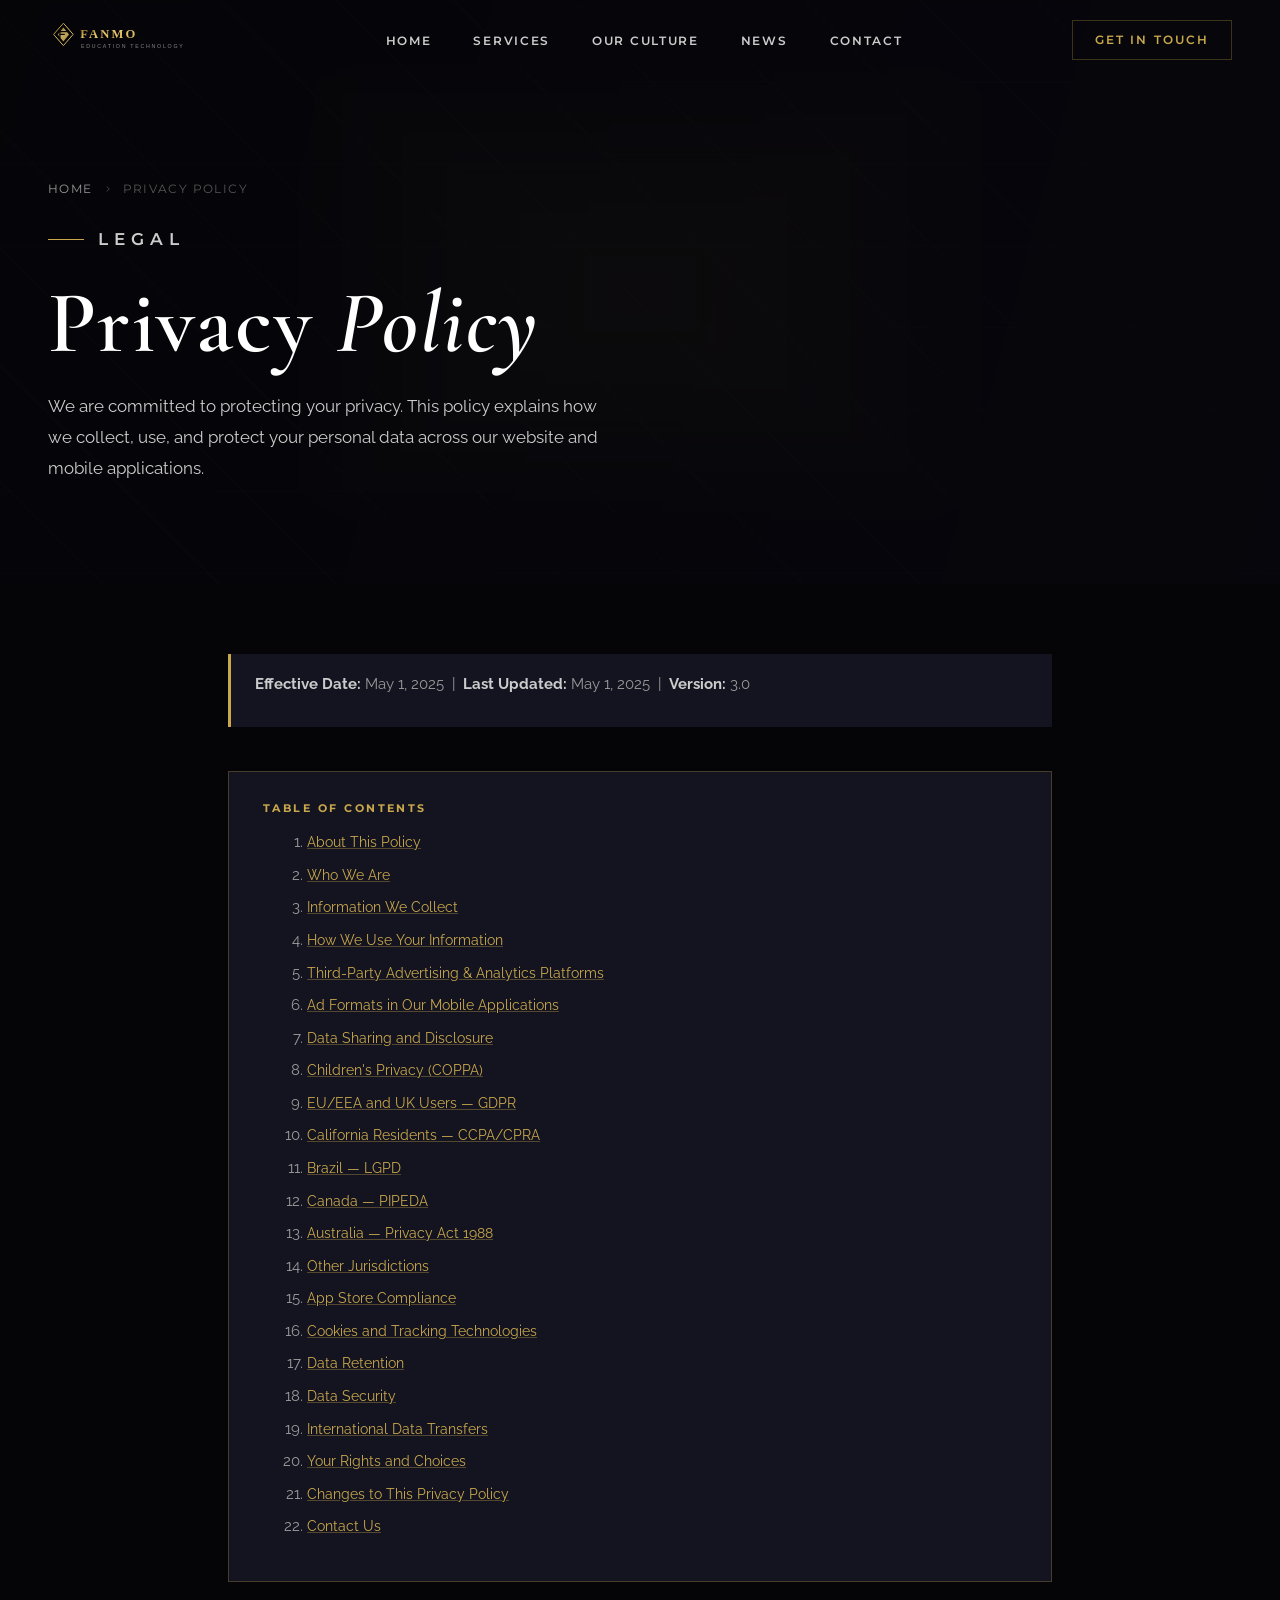
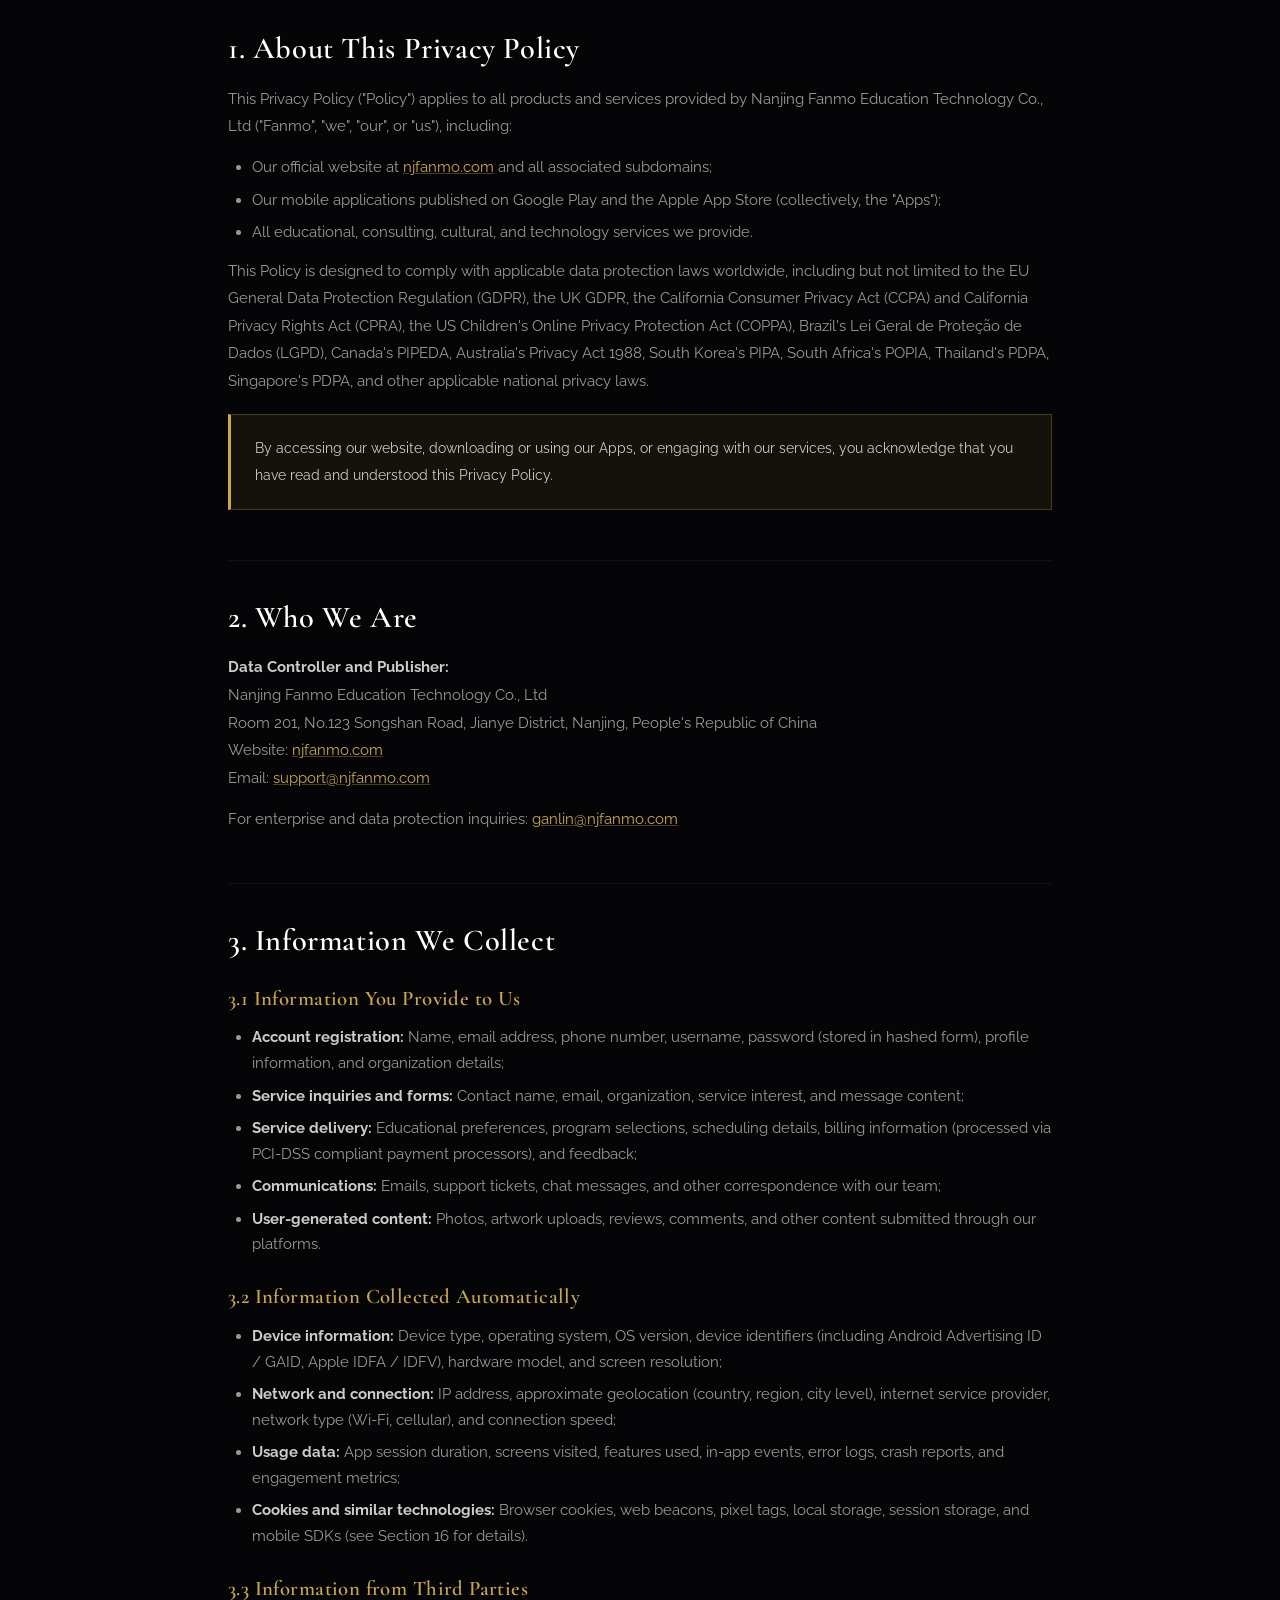
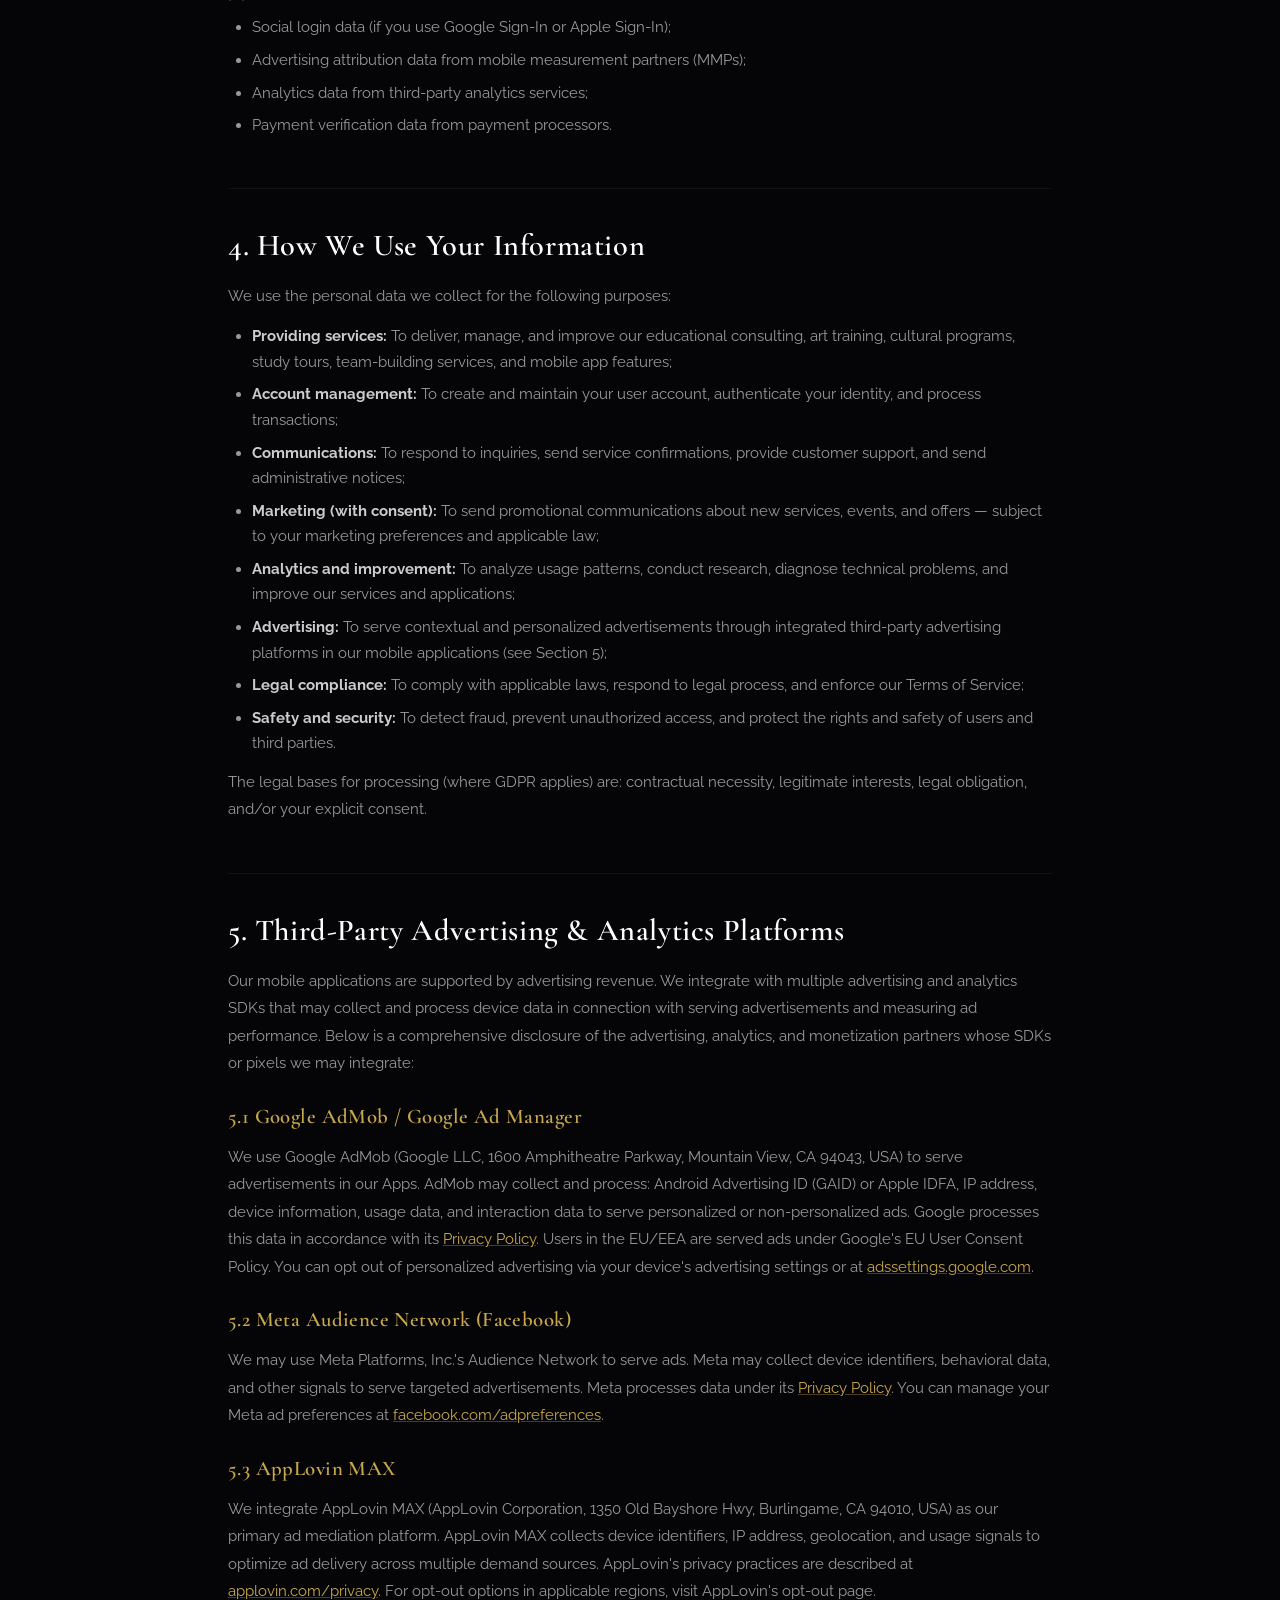
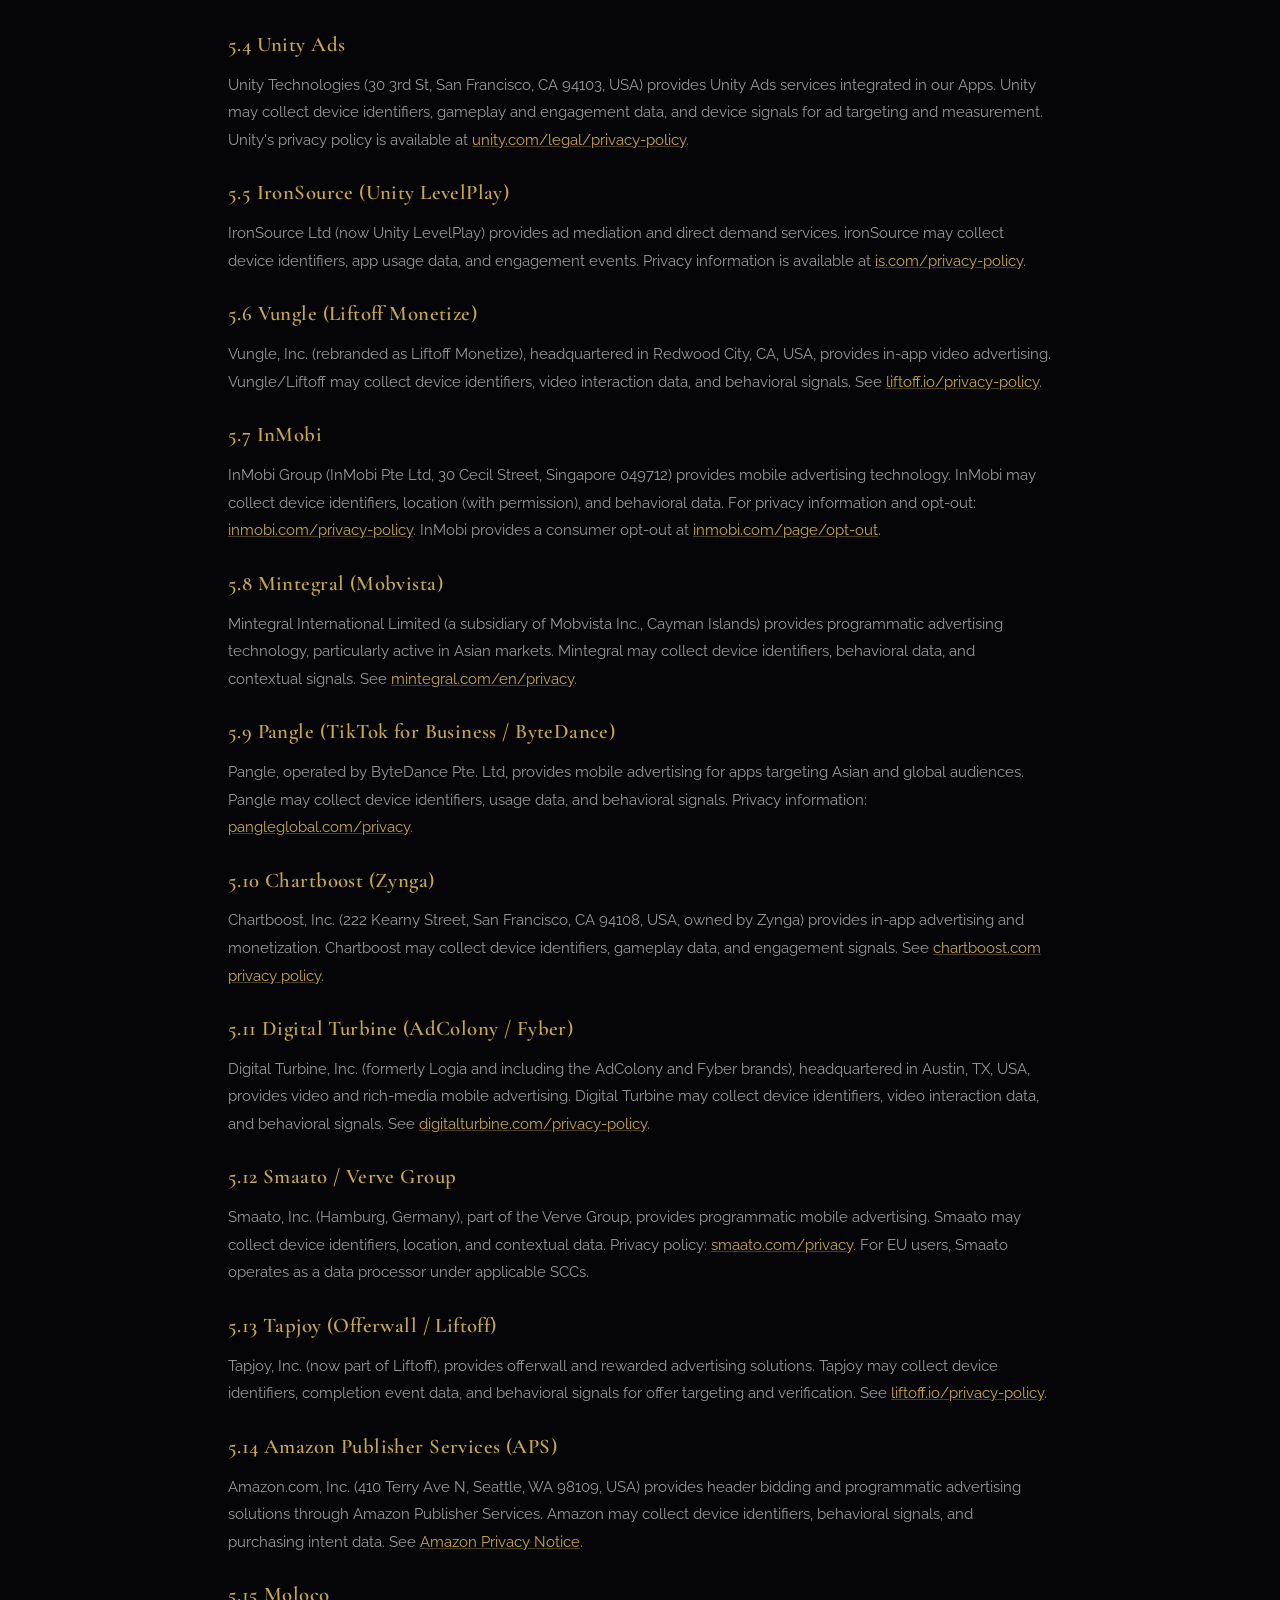
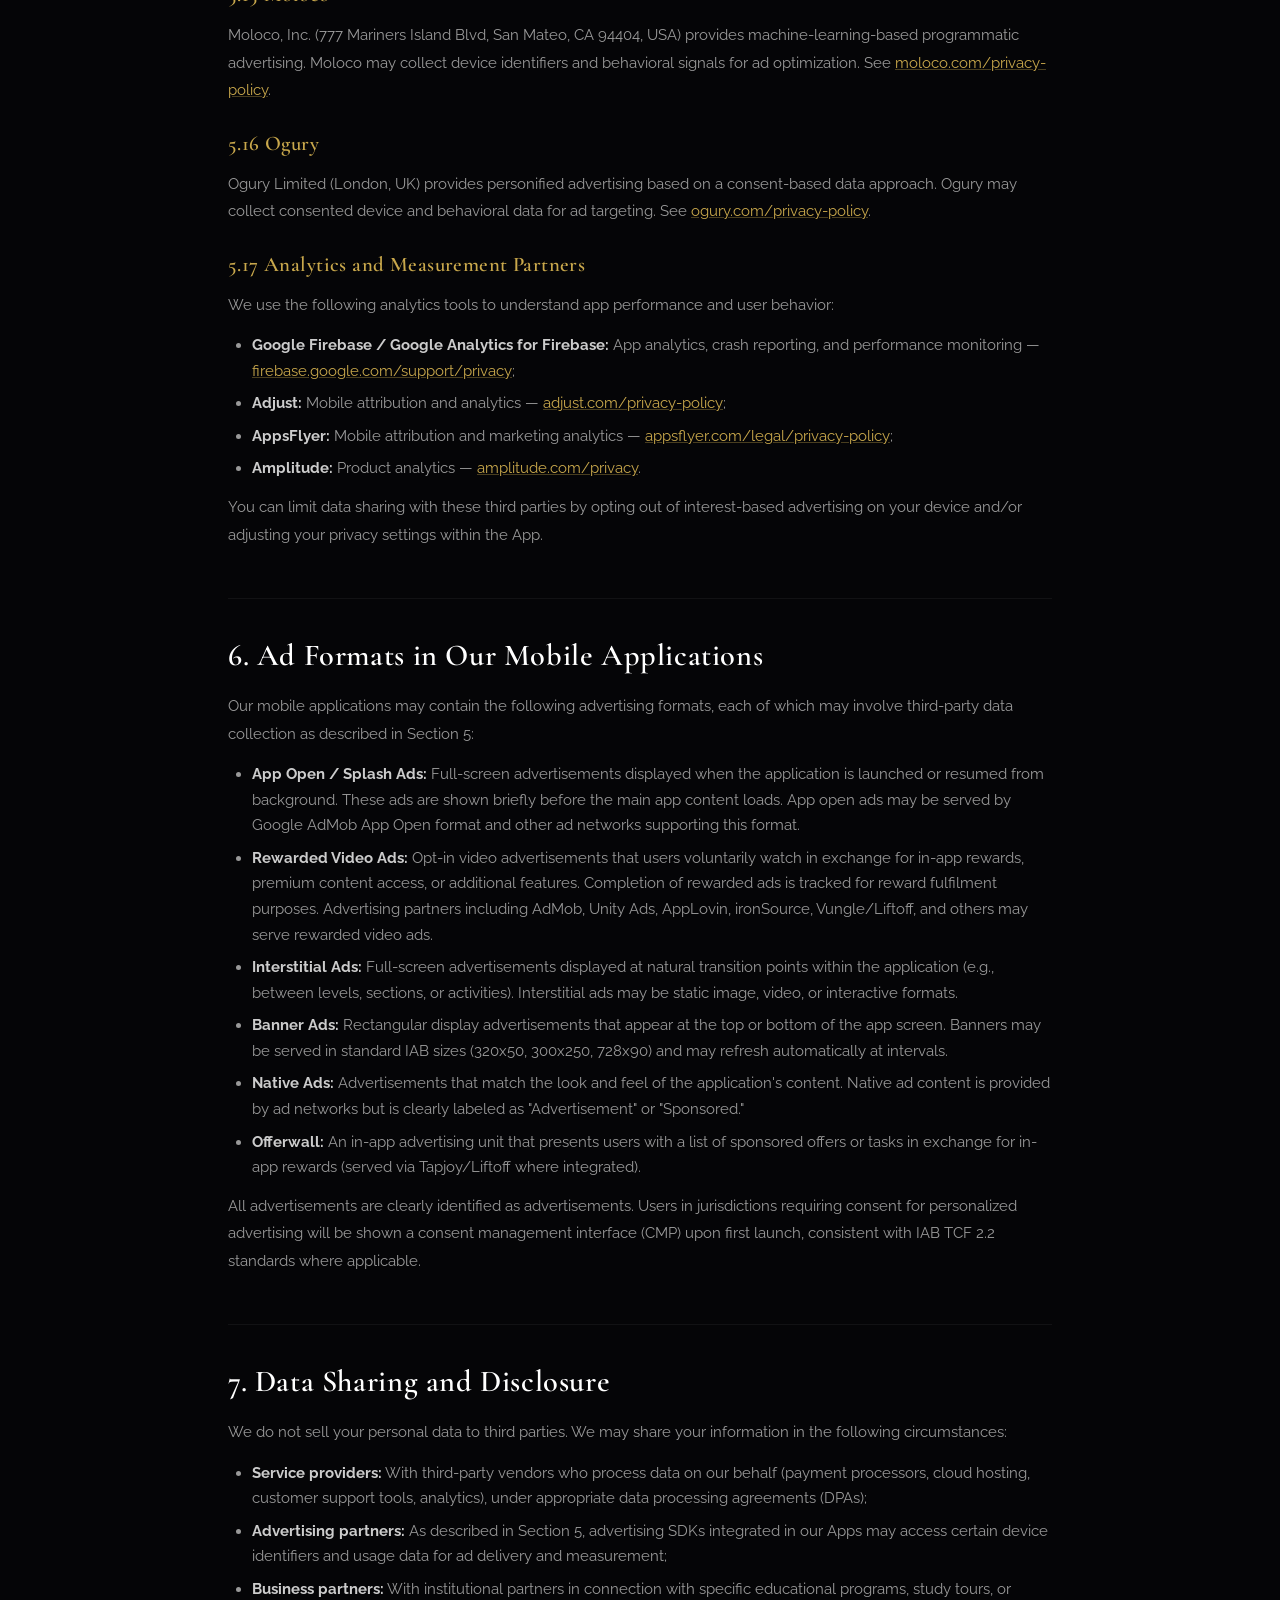
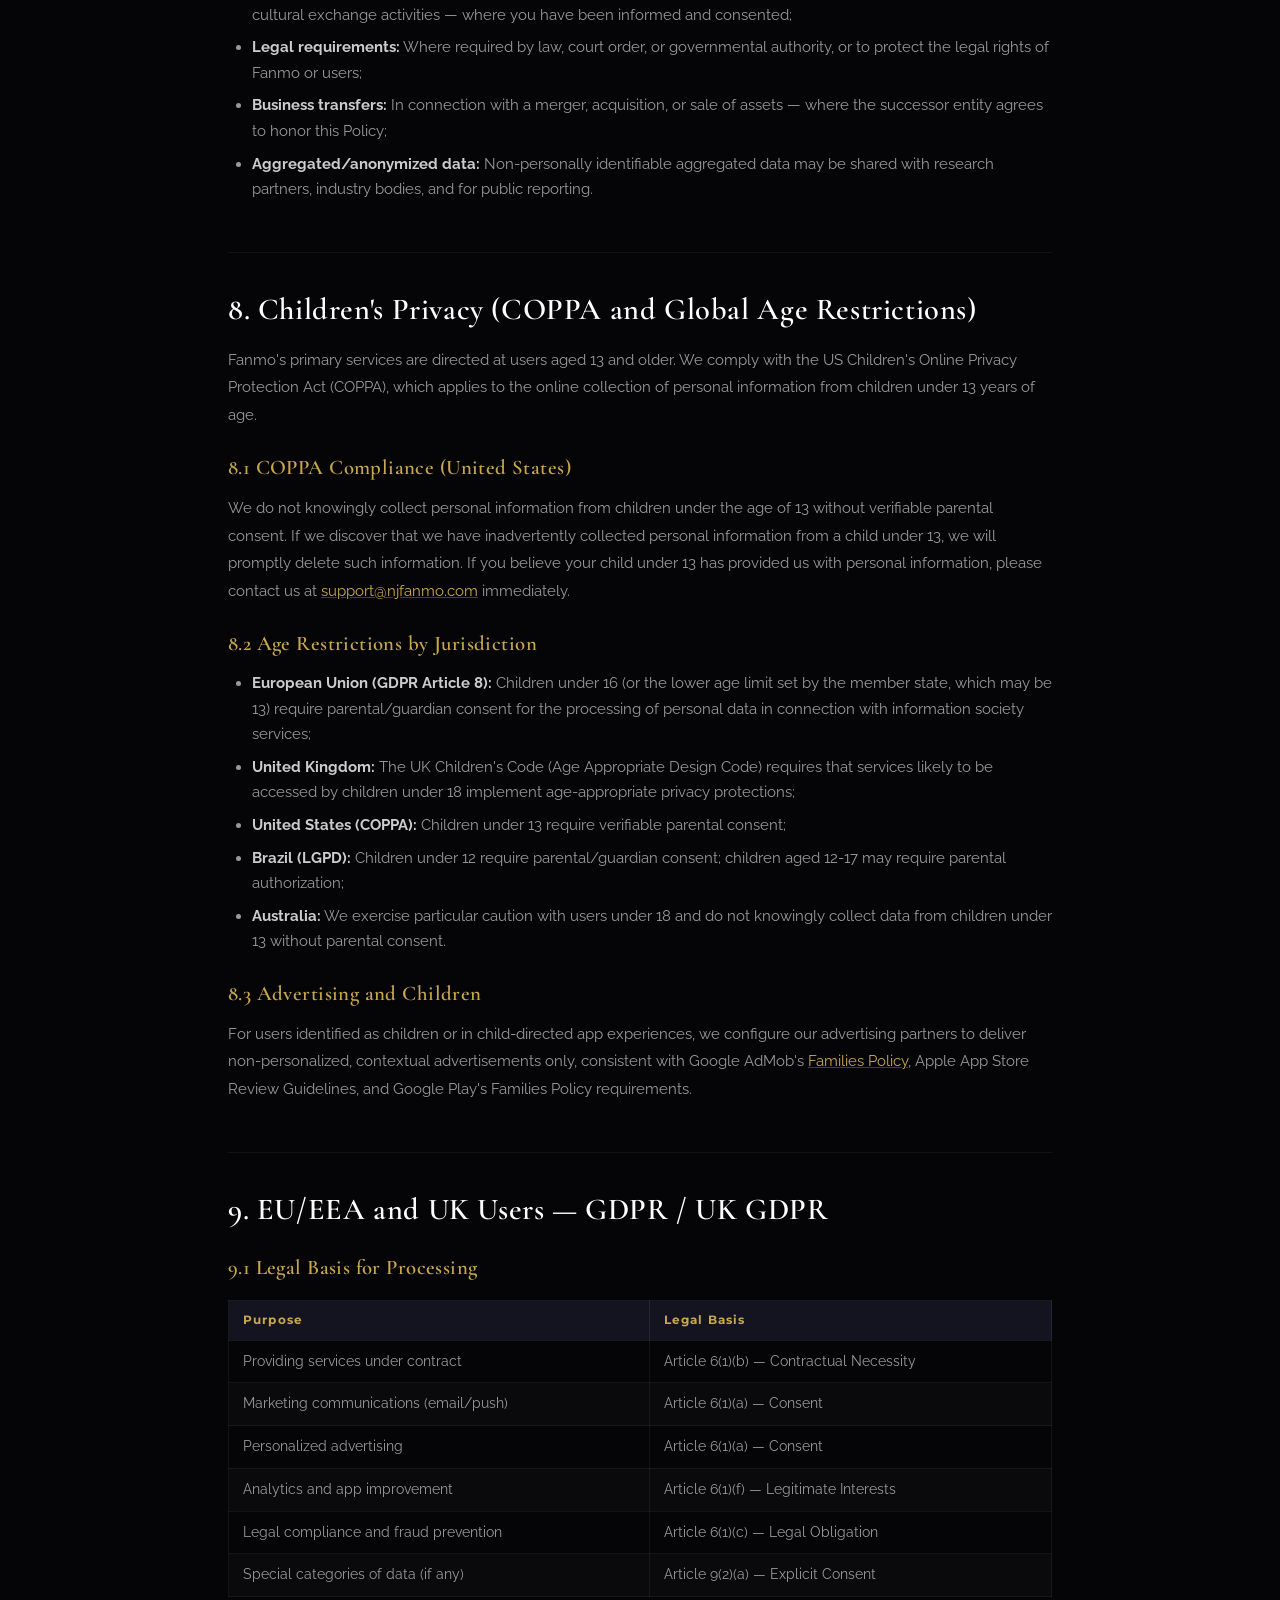
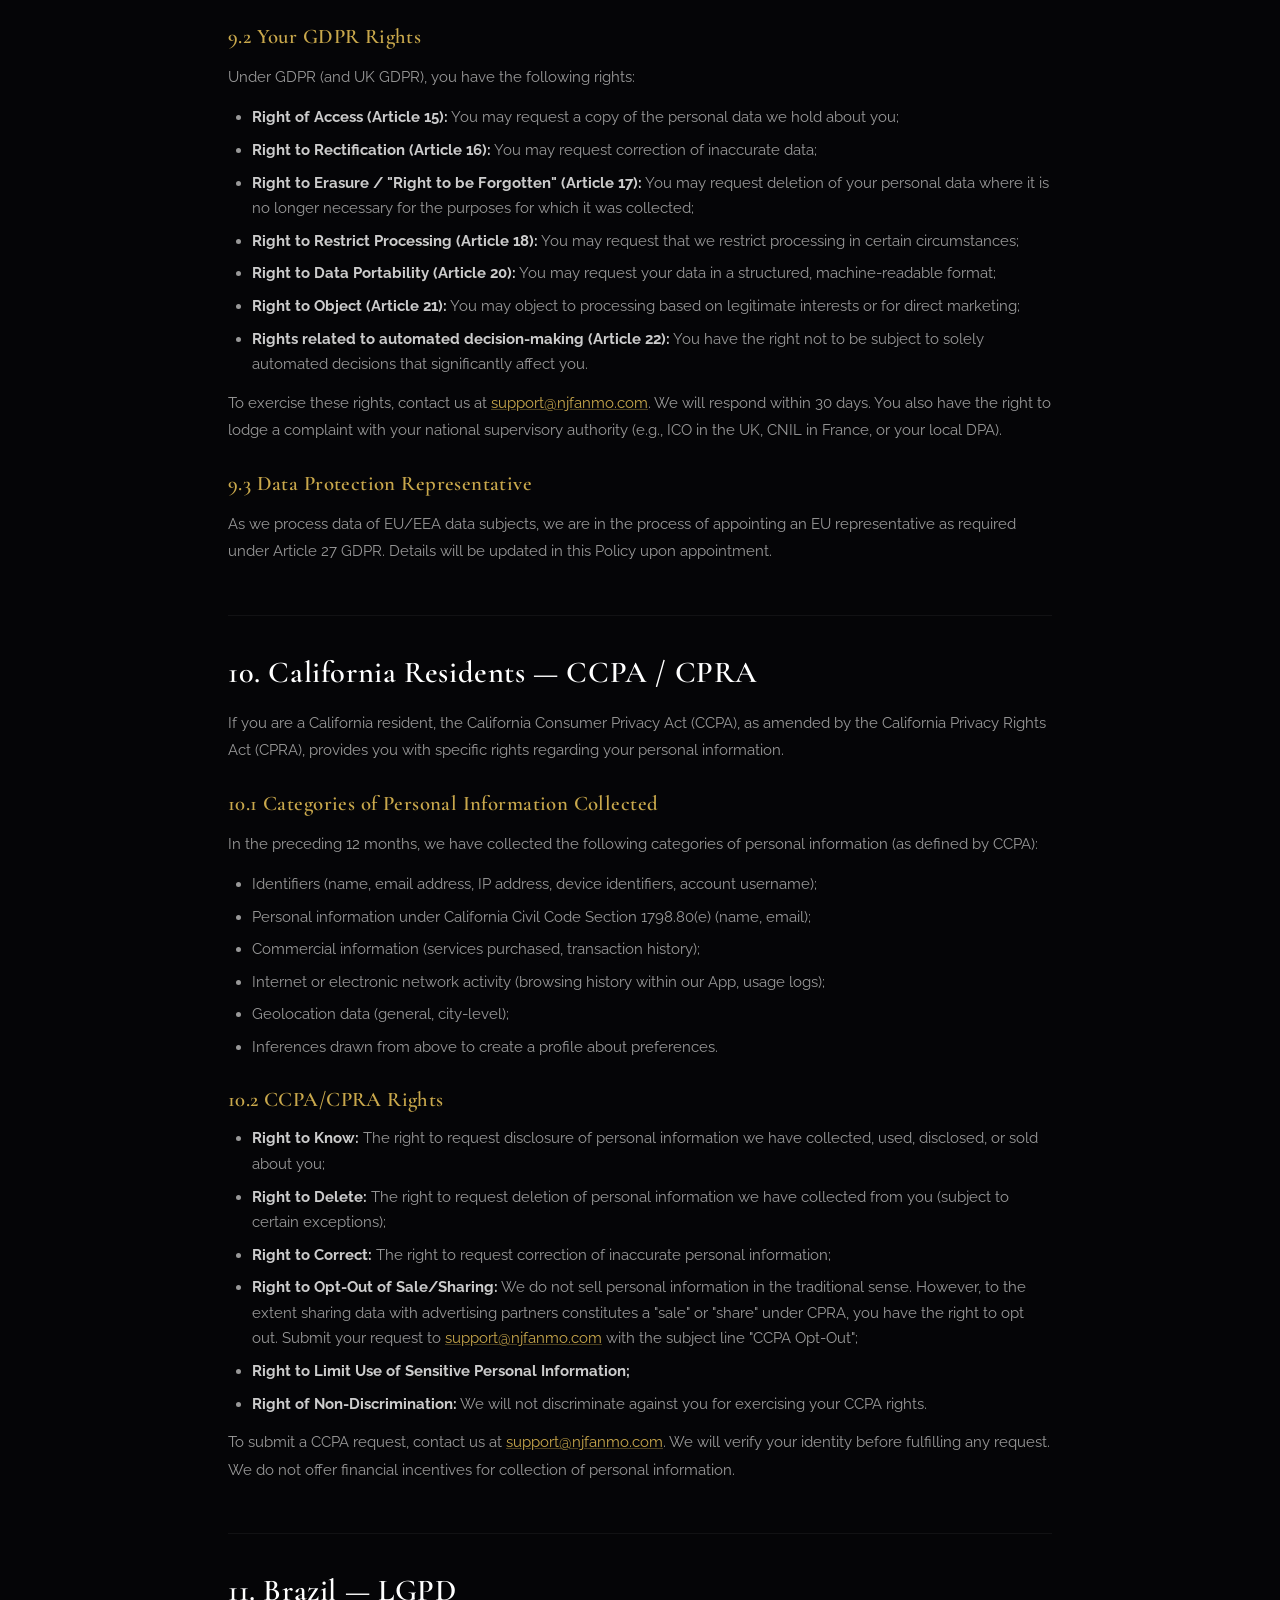
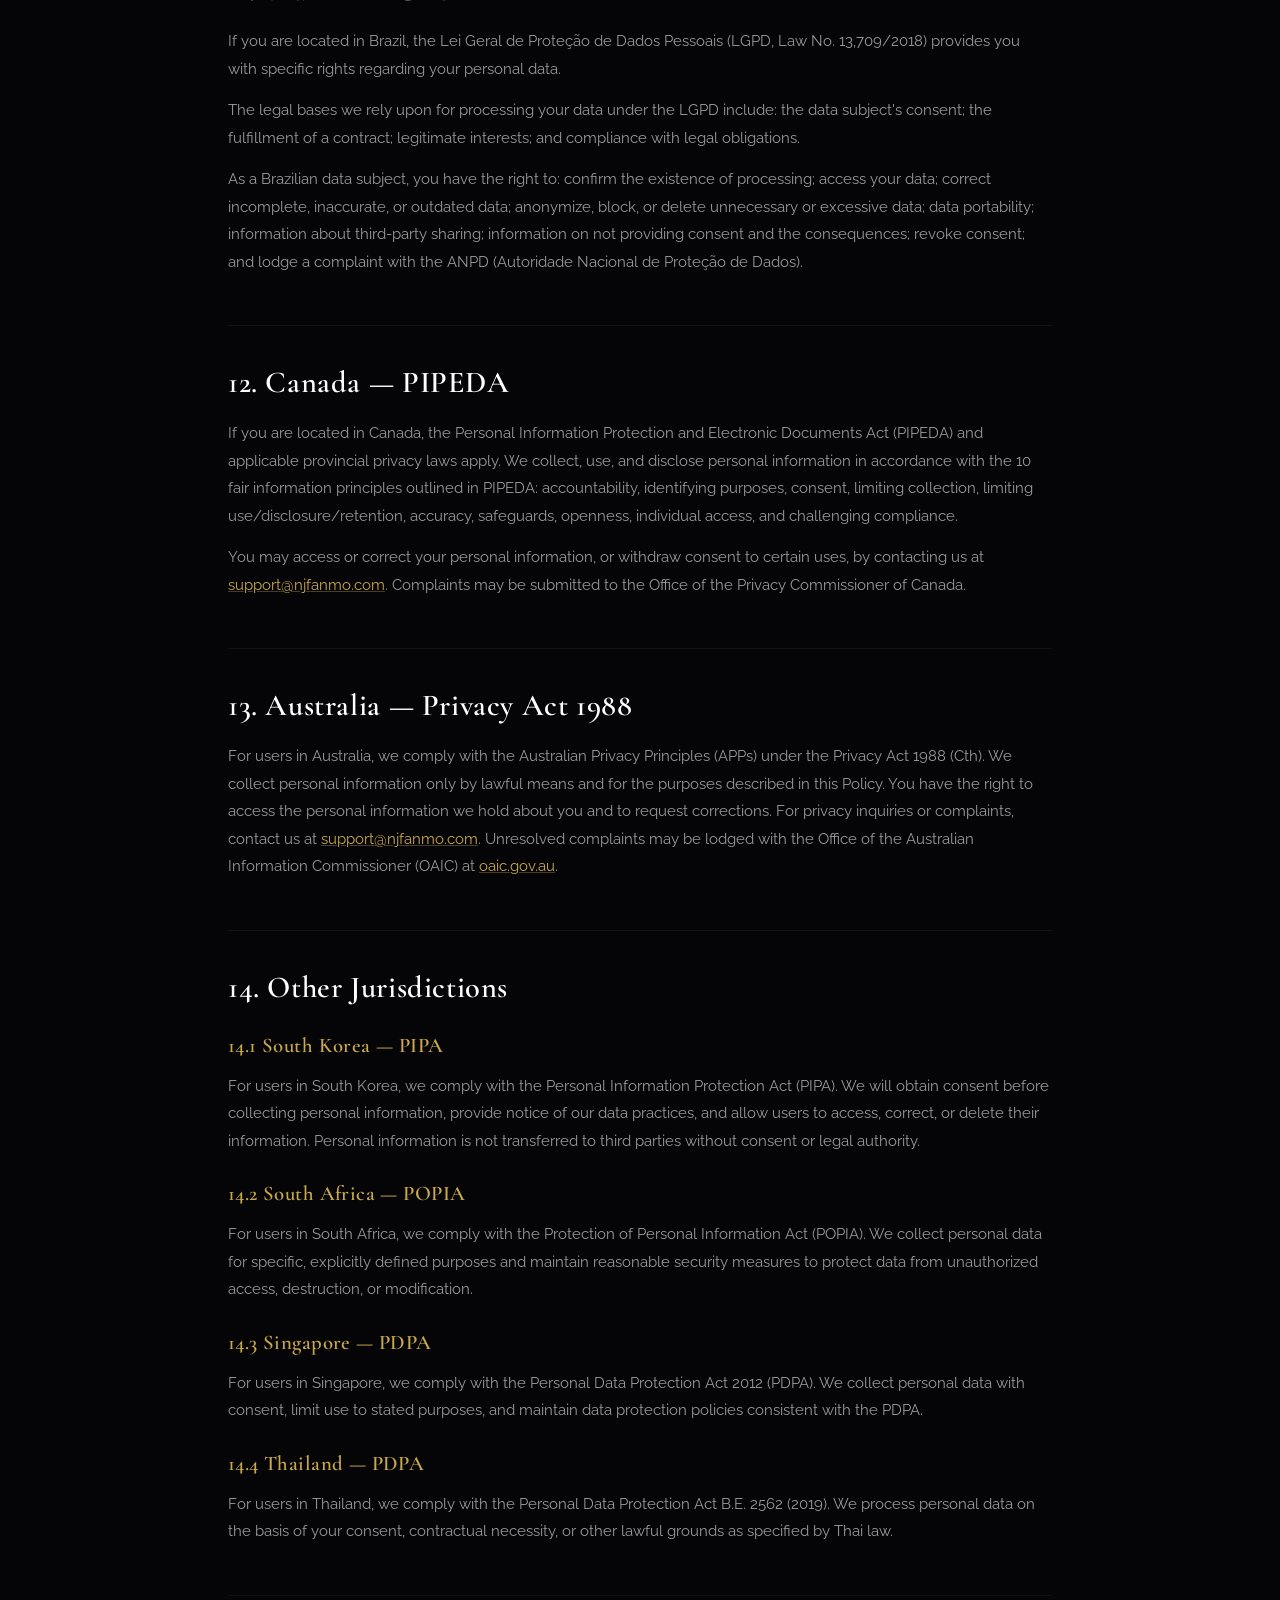
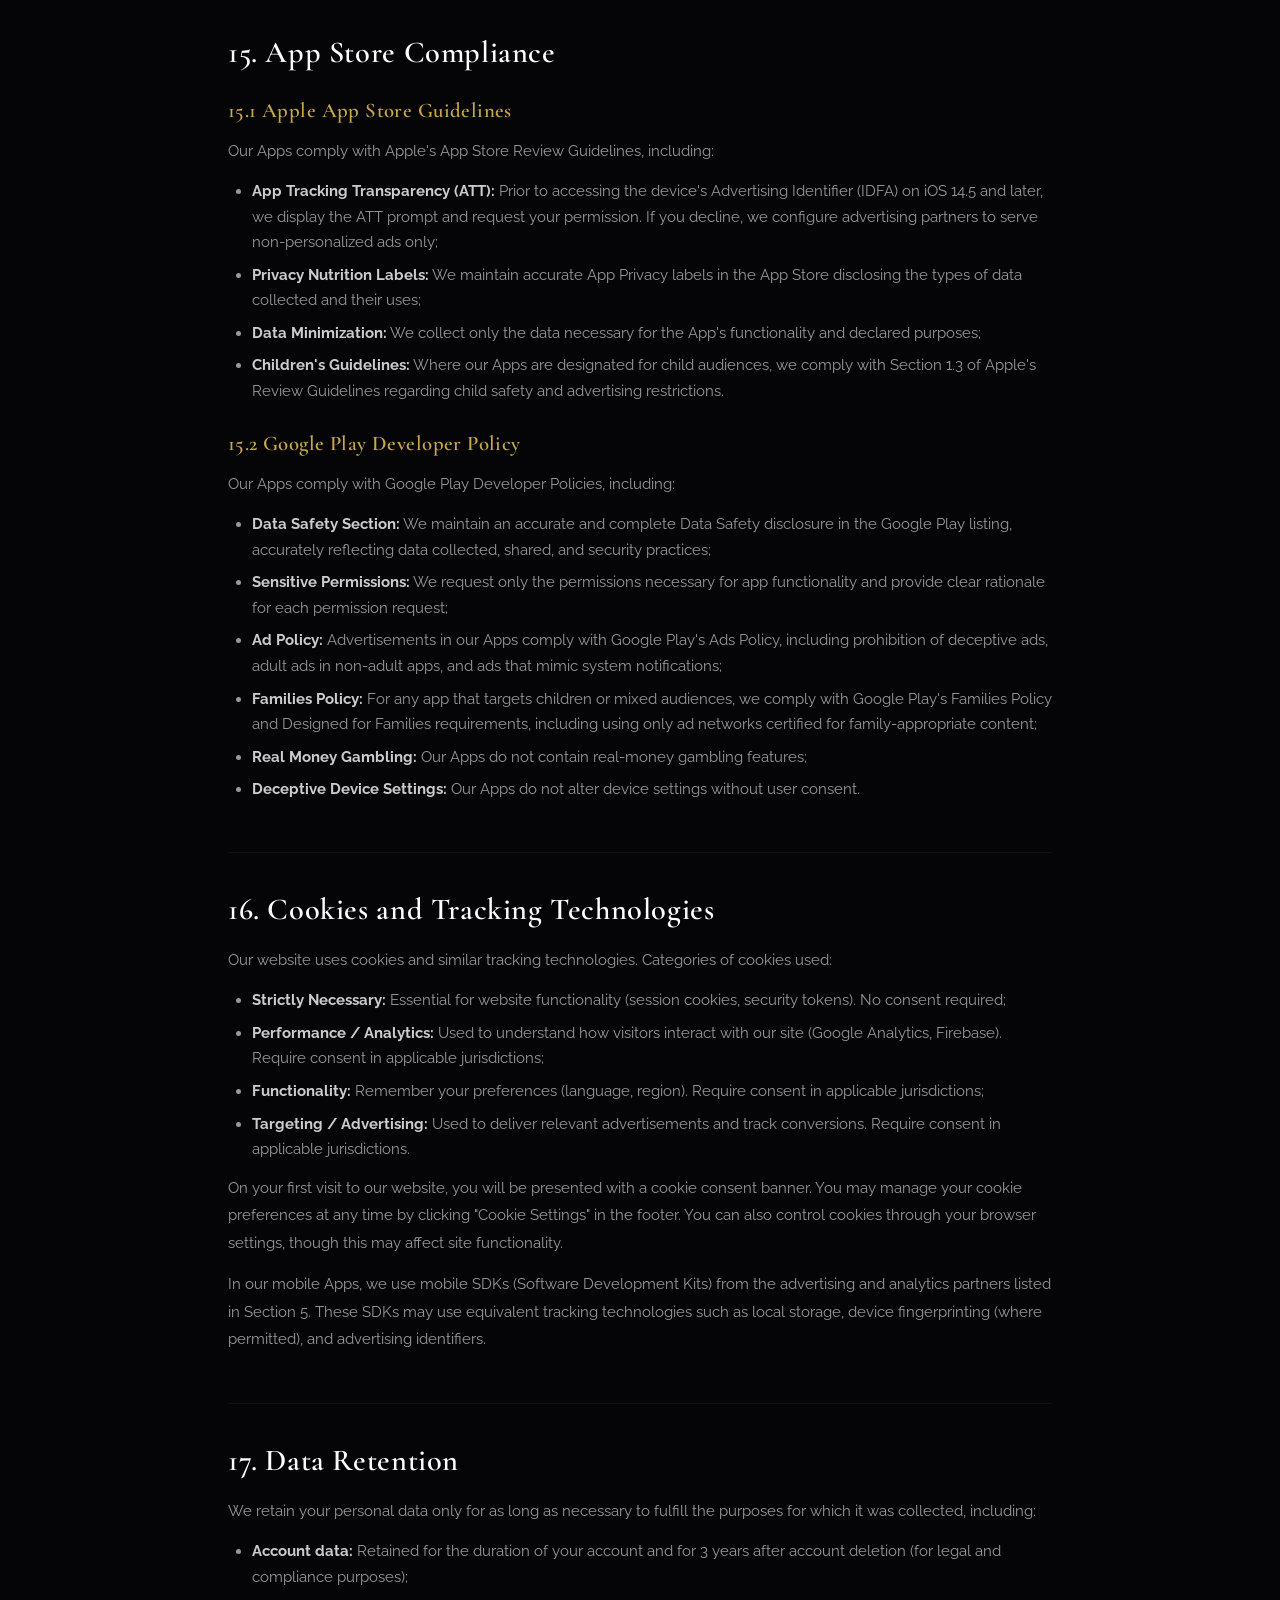
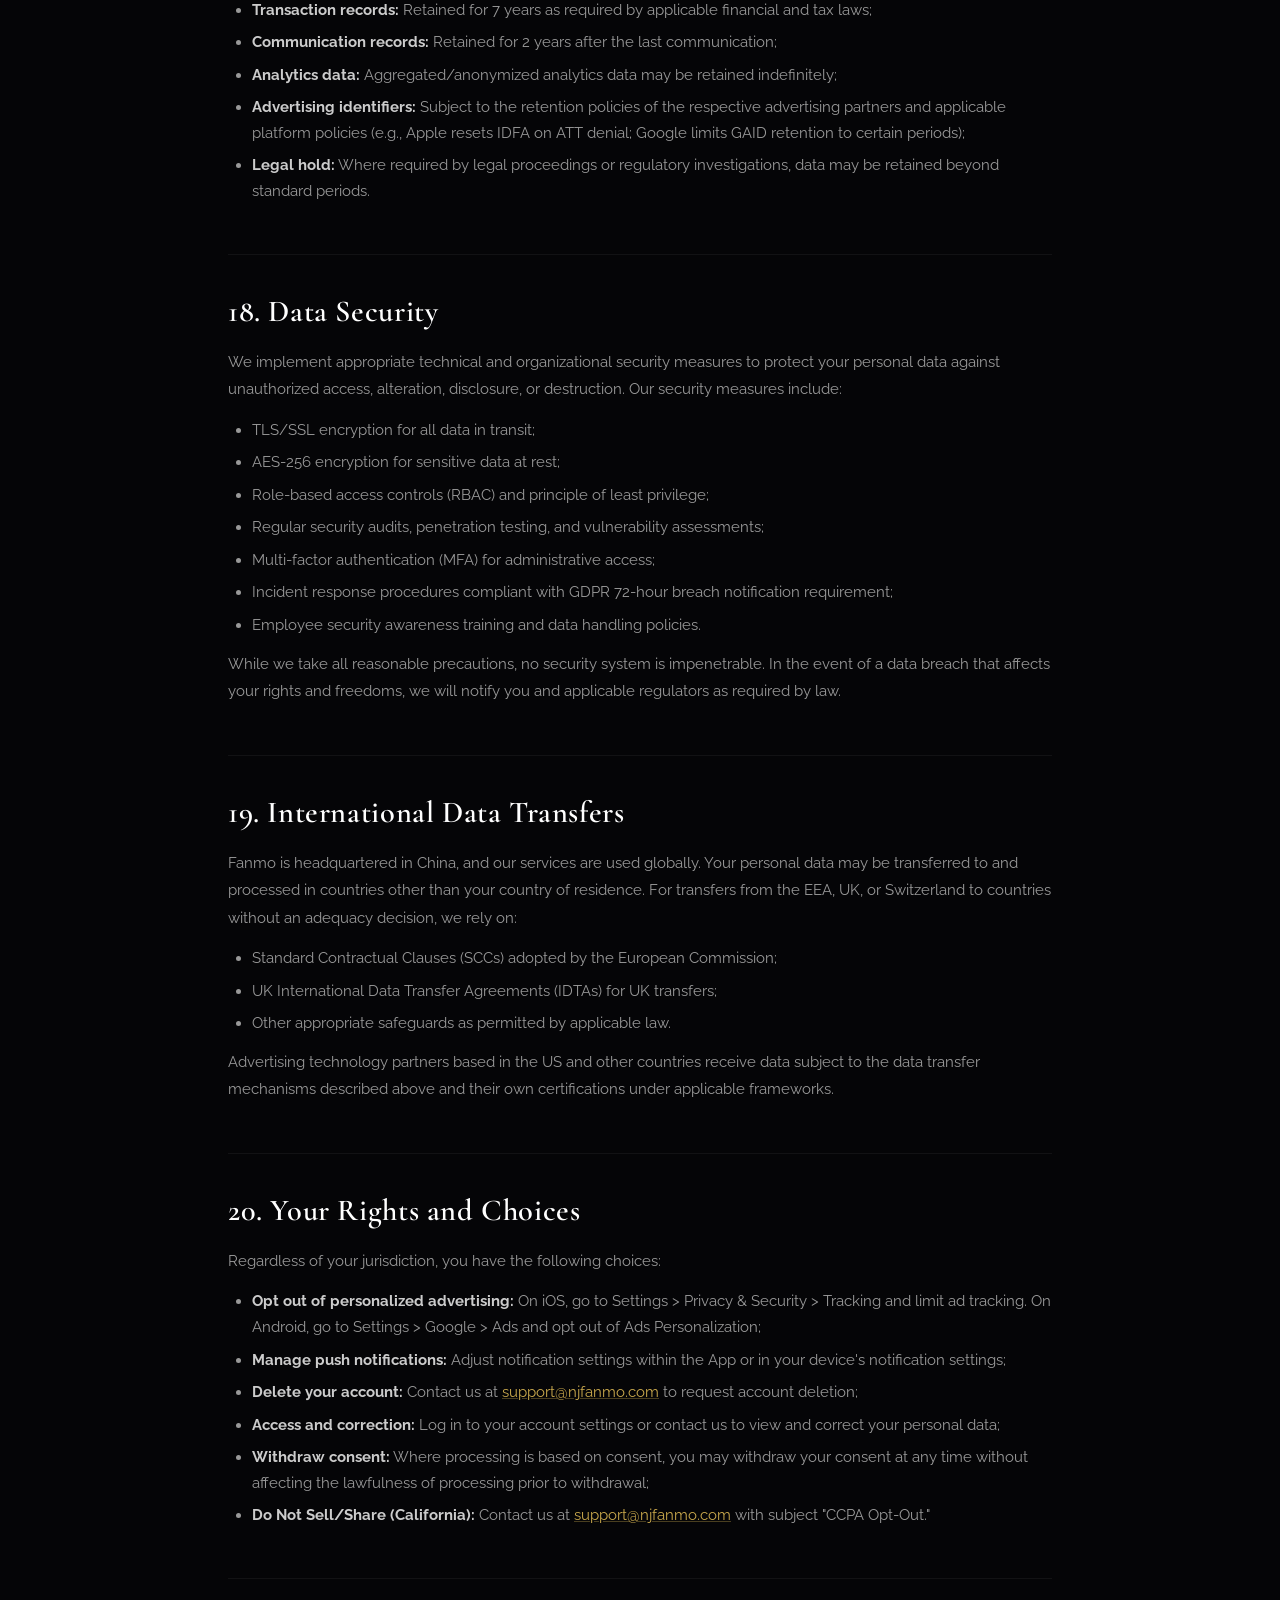
<file: privacy.html>
<!DOCTYPE html>
<html lang="en">
<head>
  <meta charset="UTF-8">
  <meta name="viewport" content="width=device-width, initial-scale=1.0">
  <title>Privacy Policy | Fanmo Education Technology</title>
  <meta name="description" content="Privacy Policy for Nanjing Fanmo Education Technology Co., Ltd — covering website, mobile applications, advertising, GDPR, CCPA, COPPA, and global regulations.">
  <meta name="robots" content="index, follow">
  <link rel="canonical" href="https://njfanmo.com/privacy.html">
  <link rel="preconnect" href="https://fonts.googleapis.com">
  <link rel="preconnect" href="https://fonts.gstatic.com" crossorigin>
  <link href="https://fonts.googleapis.com/css2?family=Cormorant+Garamond:ital,wght@0,300;0,400;0,600;1,400&family=Raleway:wght@300;400;500;600;700&family=Montserrat:wght@400;500;600&display=swap" rel="stylesheet">
  <link rel="stylesheet" href="css/style.css">
  <link rel="stylesheet" href="css/animations.css">
  <link rel="icon" type="image/svg+xml" href="images/favicon.svg">
</head>
<body class="page-body">

<div class="loading-screen" role="status" aria-label="Loading">
  <div class="loading-logo"><img src="images/logo.svg" alt="Fanmo Education Technology" width="180"></div>
  <div class="loading-bar"><div class="loading-prog"></div></div>
</div>
<div class="scroll-progress" aria-hidden="true"></div>

<nav class="nav" role="navigation" aria-label="Main navigation">
  <div class="nav-inner">
    <a href="index.html" class="nav-logo"><img src="images/logo.svg" alt="Fanmo Education Technology" height="42"></a>
    <ul class="nav-menu" role="list">
      <li class="nav-item"><a href="index.html">Home</a></li>
      <li class="nav-item"><a href="services.html">Services</a></li>
      <li class="nav-item"><a href="culture.html">Our Culture</a></li>
      <li class="nav-item"><a href="news.html">News</a></li>
      <li class="nav-item"><a href="contact.html">Contact</a></li>
    </ul>
    <div class="nav-cta"><a href="contact.html" class="btn btn-outline btn-sm">Get in Touch</a></div>
    <button class="nav-burger" aria-label="Toggle mobile menu" aria-expanded="false"><span></span><span></span><span></span></button>
  </div>
</nav>
<nav class="nav-mobile" role="dialog" aria-modal="true" aria-label="Mobile navigation">
  <a href="index.html">Home</a><a href="services.html">Services</a><a href="culture.html">Our Culture</a><a href="news.html">News</a><a href="contact.html">Contact</a>
</nav>

<main id="main-content">
  <header class="page-hero" aria-label="Privacy Policy header">
    <div class="container">
      <nav class="breadcrumb" aria-label="Breadcrumb">
        <a href="index.html">Home</a>
        <svg viewBox="0 0 24 24" fill="none" stroke="currentColor" stroke-width="2"><polyline points="9 18 15 12 9 6"/></svg>
        <span>Privacy Policy</span>
      </nav>
      <p class="label">Legal</p>
      <h1>Privacy <em>Policy</em></h1>
      <p>We are committed to protecting your privacy. This policy explains how we collect, use, and protect your personal data across our website and mobile applications.</p>
    </div>
  </header>

  <section class="legal-page" aria-label="Privacy policy content">
    <div class="legal-wrap">

      <div class="legal-meta">
        <p><strong>Effective Date:</strong> May 1, 2025 &nbsp;|&nbsp; <strong>Last Updated:</strong> May 1, 2025 &nbsp;|&nbsp; <strong>Version:</strong> 3.0</p>
      </div>

      <div class="legal-toc">
        <h5>Table of Contents</h5>
        <ol>
          <li><a href="#p1">About This Policy</a></li>
          <li><a href="#p2">Who We Are</a></li>
          <li><a href="#p3">Information We Collect</a></li>
          <li><a href="#p4">How We Use Your Information</a></li>
          <li><a href="#p5">Third-Party Advertising &amp; Analytics Platforms</a></li>
          <li><a href="#p6">Ad Formats in Our Mobile Applications</a></li>
          <li><a href="#p7">Data Sharing and Disclosure</a></li>
          <li><a href="#p8">Children's Privacy (COPPA)</a></li>
          <li><a href="#p9">EU/EEA and UK Users — GDPR</a></li>
          <li><a href="#p10">California Residents — CCPA/CPRA</a></li>
          <li><a href="#p11">Brazil — LGPD</a></li>
          <li><a href="#p12">Canada — PIPEDA</a></li>
          <li><a href="#p13">Australia — Privacy Act 1988</a></li>
          <li><a href="#p14">Other Jurisdictions</a></li>
          <li><a href="#p15">App Store Compliance</a></li>
          <li><a href="#p16">Cookies and Tracking Technologies</a></li>
          <li><a href="#p17">Data Retention</a></li>
          <li><a href="#p18">Data Security</a></li>
          <li><a href="#p19">International Data Transfers</a></li>
          <li><a href="#p20">Your Rights and Choices</a></li>
          <li><a href="#p21">Changes to This Privacy Policy</a></li>
          <li><a href="#p22">Contact Us</a></li>
        </ol>
      </div>

      <!-- 1 -->
      <h2 id="p1">1. About This Privacy Policy</h2>
      <p>This Privacy Policy ("Policy") applies to all products and services provided by Nanjing Fanmo Education Technology Co., Ltd ("Fanmo", "we", "our", or "us"), including:</p>
      <ul>
        <li>Our official website at <a href="https://njfanmo.com" target="_blank" rel="noopener">njfanmo.com</a> and all associated subdomains;</li>
        <li>Our mobile applications published on Google Play and the Apple App Store (collectively, the "Apps");</li>
        <li>All educational, consulting, cultural, and technology services we provide.</li>
      </ul>
      <p>This Policy is designed to comply with applicable data protection laws worldwide, including but not limited to the EU General Data Protection Regulation (GDPR), the UK GDPR, the California Consumer Privacy Act (CCPA) and California Privacy Rights Act (CPRA), the US Children's Online Privacy Protection Act (COPPA), Brazil's Lei Geral de Proteção de Dados (LGPD), Canada's PIPEDA, Australia's Privacy Act 1988, South Korea's PIPA, South Africa's POPIA, Thailand's PDPA, Singapore's PDPA, and other applicable national privacy laws.</p>
      <div class="legal-highlight"><p>By accessing our website, downloading or using our Apps, or engaging with our services, you acknowledge that you have read and understood this Privacy Policy.</p></div>

      <!-- 2 -->
      <h2 id="p2">2. Who We Are</h2>
      <p><strong>Data Controller and Publisher:</strong><br>
      Nanjing Fanmo Education Technology Co., Ltd<br>
      Room 201, No.123 Songshan Road, Jianye District, Nanjing, People's Republic of China<br>
      Website: <a href="https://njfanmo.com">njfanmo.com</a><br>
      Email: <a href="mailto:support@njfanmo.com">support@njfanmo.com</a></p>
      <p>For enterprise and data protection inquiries: <a href="mailto:ganlin@njfanmo.com">ganlin@njfanmo.com</a></p>

      <!-- 3 -->
      <h2 id="p3">3. Information We Collect</h2>
      <h3>3.1 Information You Provide to Us</h3>
      <ul>
        <li><strong>Account registration:</strong> Name, email address, phone number, username, password (stored in hashed form), profile information, and organization details;</li>
        <li><strong>Service inquiries and forms:</strong> Contact name, email, organization, service interest, and message content;</li>
        <li><strong>Service delivery:</strong> Educational preferences, program selections, scheduling details, billing information (processed via PCI-DSS compliant payment processors), and feedback;</li>
        <li><strong>Communications:</strong> Emails, support tickets, chat messages, and other correspondence with our team;</li>
        <li><strong>User-generated content:</strong> Photos, artwork uploads, reviews, comments, and other content submitted through our platforms.</li>
      </ul>
      <h3>3.2 Information Collected Automatically</h3>
      <ul>
        <li><strong>Device information:</strong> Device type, operating system, OS version, device identifiers (including Android Advertising ID / GAID, Apple IDFA / IDFV), hardware model, and screen resolution;</li>
        <li><strong>Network and connection:</strong> IP address, approximate geolocation (country, region, city level), internet service provider, network type (Wi-Fi, cellular), and connection speed;</li>
        <li><strong>Usage data:</strong> App session duration, screens visited, features used, in-app events, error logs, crash reports, and engagement metrics;</li>
        <li><strong>Cookies and similar technologies:</strong> Browser cookies, web beacons, pixel tags, local storage, session storage, and mobile SDKs (see Section 16 for details).</li>
      </ul>
      <h3>3.3 Information from Third Parties</h3>
      <ul>
        <li>Social login data (if you use Google Sign-In or Apple Sign-In);</li>
        <li>Advertising attribution data from mobile measurement partners (MMPs);</li>
        <li>Analytics data from third-party analytics services;</li>
        <li>Payment verification data from payment processors.</li>
      </ul>

      <!-- 4 -->
      <h2 id="p4">4. How We Use Your Information</h2>
      <p>We use the personal data we collect for the following purposes:</p>
      <ul>
        <li><strong>Providing services:</strong> To deliver, manage, and improve our educational consulting, art training, cultural programs, study tours, team-building services, and mobile app features;</li>
        <li><strong>Account management:</strong> To create and maintain your user account, authenticate your identity, and process transactions;</li>
        <li><strong>Communications:</strong> To respond to inquiries, send service confirmations, provide customer support, and send administrative notices;</li>
        <li><strong>Marketing (with consent):</strong> To send promotional communications about new services, events, and offers — subject to your marketing preferences and applicable law;</li>
        <li><strong>Analytics and improvement:</strong> To analyze usage patterns, conduct research, diagnose technical problems, and improve our services and applications;</li>
        <li><strong>Advertising:</strong> To serve contextual and personalized advertisements through integrated third-party advertising platforms in our mobile applications (see Section 5);</li>
        <li><strong>Legal compliance:</strong> To comply with applicable laws, respond to legal process, and enforce our Terms of Service;</li>
        <li><strong>Safety and security:</strong> To detect fraud, prevent unauthorized access, and protect the rights and safety of users and third parties.</li>
      </ul>
      <p>The legal bases for processing (where GDPR applies) are: contractual necessity, legitimate interests, legal obligation, and/or your explicit consent.</p>

      <!-- 5 -->
      <h2 id="p5">5. Third-Party Advertising &amp; Analytics Platforms</h2>
      <p>Our mobile applications are supported by advertising revenue. We integrate with multiple advertising and analytics SDKs that may collect and process device data in connection with serving advertisements and measuring ad performance. Below is a comprehensive disclosure of the advertising, analytics, and monetization partners whose SDKs or pixels we may integrate:</p>

      <h3>5.1 Google AdMob / Google Ad Manager</h3>
      <p>We use Google AdMob (Google LLC, 1600 Amphitheatre Parkway, Mountain View, CA 94043, USA) to serve advertisements in our Apps. AdMob may collect and process: Android Advertising ID (GAID) or Apple IDFA, IP address, device information, usage data, and interaction data to serve personalized or non-personalized ads. Google processes this data in accordance with its <a href="https://policies.google.com/privacy" target="_blank" rel="noopener noreferrer">Privacy Policy</a>. Users in the EU/EEA are served ads under Google's EU User Consent Policy. You can opt out of personalized advertising via your device's advertising settings or at <a href="https://adssettings.google.com" target="_blank" rel="noopener noreferrer">adssettings.google.com</a>.</p>

      <h3>5.2 Meta Audience Network (Facebook)</h3>
      <p>We may use Meta Platforms, Inc.'s Audience Network to serve ads. Meta may collect device identifiers, behavioral data, and other signals to serve targeted advertisements. Meta processes data under its <a href="https://www.facebook.com/privacy/policy" target="_blank" rel="noopener noreferrer">Privacy Policy</a>. You can manage your Meta ad preferences at <a href="https://www.facebook.com/adpreferences" target="_blank" rel="noopener noreferrer">facebook.com/adpreferences</a>.</p>

      <h3>5.3 AppLovin MAX</h3>
      <p>We integrate AppLovin MAX (AppLovin Corporation, 1350 Old Bayshore Hwy, Burlingame, CA 94010, USA) as our primary ad mediation platform. AppLovin MAX collects device identifiers, IP address, geolocation, and usage signals to optimize ad delivery across multiple demand sources. AppLovin's privacy practices are described at <a href="https://www.applovin.com/privacy/" target="_blank" rel="noopener noreferrer">applovin.com/privacy</a>. For opt-out options in applicable regions, visit AppLovin's opt-out page.</p>

      <h3>5.4 Unity Ads</h3>
      <p>Unity Technologies (30 3rd St, San Francisco, CA 94103, USA) provides Unity Ads services integrated in our Apps. Unity may collect device identifiers, gameplay and engagement data, and device signals for ad targeting and measurement. Unity's privacy policy is available at <a href="https://unity.com/legal/privacy-policy" target="_blank" rel="noopener noreferrer">unity.com/legal/privacy-policy</a>.</p>

      <h3>5.5 IronSource (Unity LevelPlay)</h3>
      <p>IronSource Ltd (now Unity LevelPlay) provides ad mediation and direct demand services. ironSource may collect device identifiers, app usage data, and engagement events. Privacy information is available at <a href="https://www.is.com/privacy-policy/" target="_blank" rel="noopener noreferrer">is.com/privacy-policy</a>.</p>

      <h3>5.6 Vungle (Liftoff Monetize)</h3>
      <p>Vungle, Inc. (rebranded as Liftoff Monetize), headquartered in Redwood City, CA, USA, provides in-app video advertising. Vungle/Liftoff may collect device identifiers, video interaction data, and behavioral signals. See <a href="https://liftoff.io/privacy-policy/" target="_blank" rel="noopener noreferrer">liftoff.io/privacy-policy</a>.</p>

      <h3>5.7 InMobi</h3>
      <p>InMobi Group (InMobi Pte Ltd, 30 Cecil Street, Singapore 049712) provides mobile advertising technology. InMobi may collect device identifiers, location (with permission), and behavioral data. For privacy information and opt-out: <a href="https://www.inmobi.com/privacy-policy/" target="_blank" rel="noopener noreferrer">inmobi.com/privacy-policy</a>. InMobi provides a consumer opt-out at <a href="https://www.inmobi.com/page/opt-out/" target="_blank" rel="noopener noreferrer">inmobi.com/page/opt-out</a>.</p>

      <h3>5.8 Mintegral (Mobvista)</h3>
      <p>Mintegral International Limited (a subsidiary of Mobvista Inc., Cayman Islands) provides programmatic advertising technology, particularly active in Asian markets. Mintegral may collect device identifiers, behavioral data, and contextual signals. See <a href="https://www.mintegral.com/en/privacy/" target="_blank" rel="noopener noreferrer">mintegral.com/en/privacy</a>.</p>

      <h3>5.9 Pangle (TikTok for Business / ByteDance)</h3>
      <p>Pangle, operated by ByteDance Pte. Ltd, provides mobile advertising for apps targeting Asian and global audiences. Pangle may collect device identifiers, usage data, and behavioral signals. Privacy information: <a href="https://www.pangleglobal.com/privacy/enduser-en" target="_blank" rel="noopener noreferrer">pangleglobal.com/privacy</a>.</p>

      <h3>5.10 Chartboost (Zynga)</h3>
      <p>Chartboost, Inc. (222 Kearny Street, San Francisco, CA 94108, USA, owned by Zynga) provides in-app advertising and monetization. Chartboost may collect device identifiers, gameplay data, and engagement signals. See <a href="https://docs.chartboost.com/en/legal/privacy-policy/" target="_blank" rel="noopener noreferrer">chartboost.com privacy policy</a>.</p>

      <h3>5.11 Digital Turbine (AdColony / Fyber)</h3>
      <p>Digital Turbine, Inc. (formerly Logia and including the AdColony and Fyber brands), headquartered in Austin, TX, USA, provides video and rich-media mobile advertising. Digital Turbine may collect device identifiers, video interaction data, and behavioral signals. See <a href="https://www.digitalturbine.com/privacy-policy/" target="_blank" rel="noopener noreferrer">digitalturbine.com/privacy-policy</a>.</p>

      <h3>5.12 Smaato / Verve Group</h3>
      <p>Smaato, Inc. (Hamburg, Germany), part of the Verve Group, provides programmatic mobile advertising. Smaato may collect device identifiers, location, and contextual data. Privacy policy: <a href="https://www.smaato.com/privacy/" target="_blank" rel="noopener noreferrer">smaato.com/privacy</a>. For EU users, Smaato operates as a data processor under applicable SCCs.</p>

      <h3>5.13 Tapjoy (Offerwall / Liftoff)</h3>
      <p>Tapjoy, Inc. (now part of Liftoff), provides offerwall and rewarded advertising solutions. Tapjoy may collect device identifiers, completion event data, and behavioral signals for offer targeting and verification. See <a href="https://liftoff.io/privacy-policy/" target="_blank" rel="noopener noreferrer">liftoff.io/privacy-policy</a>.</p>

      <h3>5.14 Amazon Publisher Services (APS)</h3>
      <p>Amazon.com, Inc. (410 Terry Ave N, Seattle, WA 98109, USA) provides header bidding and programmatic advertising solutions through Amazon Publisher Services. Amazon may collect device identifiers, behavioral signals, and purchasing intent data. See <a href="https://www.amazon.com/gp/help/customer/display.html?nodeId=201909010" target="_blank" rel="noopener noreferrer">Amazon Privacy Notice</a>.</p>

      <h3>5.15 Moloco</h3>
      <p>Moloco, Inc. (777 Mariners Island Blvd, San Mateo, CA 94404, USA) provides machine-learning-based programmatic advertising. Moloco may collect device identifiers and behavioral signals for ad optimization. See <a href="https://www.moloco.com/privacy-policy" target="_blank" rel="noopener noreferrer">moloco.com/privacy-policy</a>.</p>

      <h3>5.16 Ogury</h3>
      <p>Ogury Limited (London, UK) provides personified advertising based on a consent-based data approach. Ogury may collect consented device and behavioral data for ad targeting. See <a href="https://ogury.com/privacy-policy/" target="_blank" rel="noopener noreferrer">ogury.com/privacy-policy</a>.</p>

      <h3>5.17 Analytics and Measurement Partners</h3>
      <p>We use the following analytics tools to understand app performance and user behavior:</p>
      <ul>
        <li><strong>Google Firebase / Google Analytics for Firebase:</strong> App analytics, crash reporting, and performance monitoring — <a href="https://firebase.google.com/support/privacy" target="_blank" rel="noopener noreferrer">firebase.google.com/support/privacy</a>;</li>
        <li><strong>Adjust:</strong> Mobile attribution and analytics — <a href="https://www.adjust.com/privacy-policy/" target="_blank" rel="noopener noreferrer">adjust.com/privacy-policy</a>;</li>
        <li><strong>AppsFlyer:</strong> Mobile attribution and marketing analytics — <a href="https://www.appsflyer.com/legal/privacy-policy/" target="_blank" rel="noopener noreferrer">appsflyer.com/legal/privacy-policy</a>;</li>
        <li><strong>Amplitude:</strong> Product analytics — <a href="https://amplitude.com/privacy" target="_blank" rel="noopener noreferrer">amplitude.com/privacy</a>.</li>
      </ul>
      <p>You can limit data sharing with these third parties by opting out of interest-based advertising on your device and/or adjusting your privacy settings within the App.</p>

      <!-- 6 -->
      <h2 id="p6">6. Ad Formats in Our Mobile Applications</h2>
      <p>Our mobile applications may contain the following advertising formats, each of which may involve third-party data collection as described in Section 5:</p>
      <ul>
        <li><strong>App Open / Splash Ads:</strong> Full-screen advertisements displayed when the application is launched or resumed from background. These ads are shown briefly before the main app content loads. App open ads may be served by Google AdMob App Open format and other ad networks supporting this format.</li>
        <li><strong>Rewarded Video Ads:</strong> Opt-in video advertisements that users voluntarily watch in exchange for in-app rewards, premium content access, or additional features. Completion of rewarded ads is tracked for reward fulfilment purposes. Advertising partners including AdMob, Unity Ads, AppLovin, ironSource, Vungle/Liftoff, and others may serve rewarded video ads.</li>
        <li><strong>Interstitial Ads:</strong> Full-screen advertisements displayed at natural transition points within the application (e.g., between levels, sections, or activities). Interstitial ads may be static image, video, or interactive formats.</li>
        <li><strong>Banner Ads:</strong> Rectangular display advertisements that appear at the top or bottom of the app screen. Banners may be served in standard IAB sizes (320x50, 300x250, 728x90) and may refresh automatically at intervals.</li>
        <li><strong>Native Ads:</strong> Advertisements that match the look and feel of the application's content. Native ad content is provided by ad networks but is clearly labeled as "Advertisement" or "Sponsored."</li>
        <li><strong>Offerwall:</strong> An in-app advertising unit that presents users with a list of sponsored offers or tasks in exchange for in-app rewards (served via Tapjoy/Liftoff where integrated).</li>
      </ul>
      <p>All advertisements are clearly identified as advertisements. Users in jurisdictions requiring consent for personalized advertising will be shown a consent management interface (CMP) upon first launch, consistent with IAB TCF 2.2 standards where applicable.</p>

      <!-- 7 -->
      <h2 id="p7">7. Data Sharing and Disclosure</h2>
      <p>We do not sell your personal data to third parties. We may share your information in the following circumstances:</p>
      <ul>
        <li><strong>Service providers:</strong> With third-party vendors who process data on our behalf (payment processors, cloud hosting, customer support tools, analytics), under appropriate data processing agreements (DPAs);</li>
        <li><strong>Advertising partners:</strong> As described in Section 5, advertising SDKs integrated in our Apps may access certain device identifiers and usage data for ad delivery and measurement;</li>
        <li><strong>Business partners:</strong> With institutional partners in connection with specific educational programs, study tours, or cultural exchange activities — where you have been informed and consented;</li>
        <li><strong>Legal requirements:</strong> Where required by law, court order, or governmental authority, or to protect the legal rights of Fanmo or users;</li>
        <li><strong>Business transfers:</strong> In connection with a merger, acquisition, or sale of assets — where the successor entity agrees to honor this Policy;</li>
        <li><strong>Aggregated/anonymized data:</strong> Non-personally identifiable aggregated data may be shared with research partners, industry bodies, and for public reporting.</li>
      </ul>

      <!-- 8 -->
      <h2 id="p8">8. Children's Privacy (COPPA and Global Age Restrictions)</h2>
      <p>Fanmo's primary services are directed at users aged 13 and older. We comply with the US Children's Online Privacy Protection Act (COPPA), which applies to the online collection of personal information from children under 13 years of age.</p>
      <h3>8.1 COPPA Compliance (United States)</h3>
      <p>We do not knowingly collect personal information from children under the age of 13 without verifiable parental consent. If we discover that we have inadvertently collected personal information from a child under 13, we will promptly delete such information. If you believe your child under 13 has provided us with personal information, please contact us at <a href="mailto:support@njfanmo.com">support@njfanmo.com</a> immediately.</p>
      <h3>8.2 Age Restrictions by Jurisdiction</h3>
      <ul>
        <li><strong>European Union (GDPR Article 8):</strong> Children under 16 (or the lower age limit set by the member state, which may be 13) require parental/guardian consent for the processing of personal data in connection with information society services;</li>
        <li><strong>United Kingdom:</strong> The UK Children's Code (Age Appropriate Design Code) requires that services likely to be accessed by children under 18 implement age-appropriate privacy protections;</li>
        <li><strong>United States (COPPA):</strong> Children under 13 require verifiable parental consent;</li>
        <li><strong>Brazil (LGPD):</strong> Children under 12 require parental/guardian consent; children aged 12-17 may require parental authorization;</li>
        <li><strong>Australia:</strong> We exercise particular caution with users under 18 and do not knowingly collect data from children under 13 without parental consent.</li>
      </ul>
      <h3>8.3 Advertising and Children</h3>
      <p>For users identified as children or in child-directed app experiences, we configure our advertising partners to deliver non-personalized, contextual advertisements only, consistent with Google AdMob's <a href="https://support.google.com/admob/answer/6223828" target="_blank" rel="noopener noreferrer">Families Policy</a>, Apple App Store Review Guidelines, and Google Play's Families Policy requirements.</p>

      <!-- 9 -->
      <h2 id="p9">9. EU/EEA and UK Users — GDPR / UK GDPR</h2>
      <h3>9.1 Legal Basis for Processing</h3>
      <table class="legal-table">
        <thead><tr><th>Purpose</th><th>Legal Basis</th></tr></thead>
        <tbody>
          <tr><td>Providing services under contract</td><td>Article 6(1)(b) — Contractual Necessity</td></tr>
          <tr><td>Marketing communications (email/push)</td><td>Article 6(1)(a) — Consent</td></tr>
          <tr><td>Personalized advertising</td><td>Article 6(1)(a) — Consent</td></tr>
          <tr><td>Analytics and app improvement</td><td>Article 6(1)(f) — Legitimate Interests</td></tr>
          <tr><td>Legal compliance and fraud prevention</td><td>Article 6(1)(c) — Legal Obligation</td></tr>
          <tr><td>Special categories of data (if any)</td><td>Article 9(2)(a) — Explicit Consent</td></tr>
        </tbody>
      </table>
      <h3>9.2 Your GDPR Rights</h3>
      <p>Under GDPR (and UK GDPR), you have the following rights:</p>
      <ul>
        <li><strong>Right of Access (Article 15):</strong> You may request a copy of the personal data we hold about you;</li>
        <li><strong>Right to Rectification (Article 16):</strong> You may request correction of inaccurate data;</li>
        <li><strong>Right to Erasure / "Right to be Forgotten" (Article 17):</strong> You may request deletion of your personal data where it is no longer necessary for the purposes for which it was collected;</li>
        <li><strong>Right to Restrict Processing (Article 18):</strong> You may request that we restrict processing in certain circumstances;</li>
        <li><strong>Right to Data Portability (Article 20):</strong> You may request your data in a structured, machine-readable format;</li>
        <li><strong>Right to Object (Article 21):</strong> You may object to processing based on legitimate interests or for direct marketing;</li>
        <li><strong>Rights related to automated decision-making (Article 22):</strong> You have the right not to be subject to solely automated decisions that significantly affect you.</li>
      </ul>
      <p>To exercise these rights, contact us at <a href="mailto:support@njfanmo.com">support@njfanmo.com</a>. We will respond within 30 days. You also have the right to lodge a complaint with your national supervisory authority (e.g., ICO in the UK, CNIL in France, or your local DPA).</p>
      <h3>9.3 Data Protection Representative</h3>
      <p>As we process data of EU/EEA data subjects, we are in the process of appointing an EU representative as required under Article 27 GDPR. Details will be updated in this Policy upon appointment.</p>

      <!-- 10 -->
      <h2 id="p10">10. California Residents — CCPA / CPRA</h2>
      <p>If you are a California resident, the California Consumer Privacy Act (CCPA), as amended by the California Privacy Rights Act (CPRA), provides you with specific rights regarding your personal information.</p>
      <h3>10.1 Categories of Personal Information Collected</h3>
      <p>In the preceding 12 months, we have collected the following categories of personal information (as defined by CCPA):</p>
      <ul>
        <li>Identifiers (name, email address, IP address, device identifiers, account username);</li>
        <li>Personal information under California Civil Code Section 1798.80(e) (name, email);</li>
        <li>Commercial information (services purchased, transaction history);</li>
        <li>Internet or electronic network activity (browsing history within our App, usage logs);</li>
        <li>Geolocation data (general, city-level);</li>
        <li>Inferences drawn from above to create a profile about preferences.</li>
      </ul>
      <h3>10.2 CCPA/CPRA Rights</h3>
      <ul>
        <li><strong>Right to Know:</strong> The right to request disclosure of personal information we have collected, used, disclosed, or sold about you;</li>
        <li><strong>Right to Delete:</strong> The right to request deletion of personal information we have collected from you (subject to certain exceptions);</li>
        <li><strong>Right to Correct:</strong> The right to request correction of inaccurate personal information;</li>
        <li><strong>Right to Opt-Out of Sale/Sharing:</strong> We do not sell personal information in the traditional sense. However, to the extent sharing data with advertising partners constitutes a "sale" or "share" under CPRA, you have the right to opt out. Submit your request to <a href="mailto:support@njfanmo.com">support@njfanmo.com</a> with the subject line "CCPA Opt-Out";</li>
        <li><strong>Right to Limit Use of Sensitive Personal Information;</strong></li>
        <li><strong>Right of Non-Discrimination:</strong> We will not discriminate against you for exercising your CCPA rights.</li>
      </ul>
      <p>To submit a CCPA request, contact us at <a href="mailto:support@njfanmo.com">support@njfanmo.com</a>. We will verify your identity before fulfilling any request. We do not offer financial incentives for collection of personal information.</p>

      <!-- 11 -->
      <h2 id="p11">11. Brazil — LGPD</h2>
      <p>If you are located in Brazil, the Lei Geral de Proteção de Dados Pessoais (LGPD, Law No. 13,709/2018) provides you with specific rights regarding your personal data.</p>
      <p>The legal bases we rely upon for processing your data under the LGPD include: the data subject's consent; the fulfillment of a contract; legitimate interests; and compliance with legal obligations.</p>
      <p>As a Brazilian data subject, you have the right to: confirm the existence of processing; access your data; correct incomplete, inaccurate, or outdated data; anonymize, block, or delete unnecessary or excessive data; data portability; information about third-party sharing; information on not providing consent and the consequences; revoke consent; and lodge a complaint with the ANPD (Autoridade Nacional de Proteção de Dados).</p>

      <!-- 12 -->
      <h2 id="p12">12. Canada — PIPEDA</h2>
      <p>If you are located in Canada, the Personal Information Protection and Electronic Documents Act (PIPEDA) and applicable provincial privacy laws apply. We collect, use, and disclose personal information in accordance with the 10 fair information principles outlined in PIPEDA: accountability, identifying purposes, consent, limiting collection, limiting use/disclosure/retention, accuracy, safeguards, openness, individual access, and challenging compliance.</p>
      <p>You may access or correct your personal information, or withdraw consent to certain uses, by contacting us at <a href="mailto:support@njfanmo.com">support@njfanmo.com</a>. Complaints may be submitted to the Office of the Privacy Commissioner of Canada.</p>

      <!-- 13 -->
      <h2 id="p13">13. Australia — Privacy Act 1988</h2>
      <p>For users in Australia, we comply with the Australian Privacy Principles (APPs) under the Privacy Act 1988 (Cth). We collect personal information only by lawful means and for the purposes described in this Policy. You have the right to access the personal information we hold about you and to request corrections. For privacy inquiries or complaints, contact us at <a href="mailto:support@njfanmo.com">support@njfanmo.com</a>. Unresolved complaints may be lodged with the Office of the Australian Information Commissioner (OAIC) at <a href="https://www.oaic.gov.au" target="_blank" rel="noopener noreferrer">oaic.gov.au</a>.</p>

      <!-- 14 -->
      <h2 id="p14">14. Other Jurisdictions</h2>
      <h3>14.1 South Korea — PIPA</h3>
      <p>For users in South Korea, we comply with the Personal Information Protection Act (PIPA). We will obtain consent before collecting personal information, provide notice of our data practices, and allow users to access, correct, or delete their information. Personal information is not transferred to third parties without consent or legal authority.</p>
      <h3>14.2 South Africa — POPIA</h3>
      <p>For users in South Africa, we comply with the Protection of Personal Information Act (POPIA). We collect personal data for specific, explicitly defined purposes and maintain reasonable security measures to protect data from unauthorized access, destruction, or modification.</p>
      <h3>14.3 Singapore — PDPA</h3>
      <p>For users in Singapore, we comply with the Personal Data Protection Act 2012 (PDPA). We collect personal data with consent, limit use to stated purposes, and maintain data protection policies consistent with the PDPA.</p>
      <h3>14.4 Thailand — PDPA</h3>
      <p>For users in Thailand, we comply with the Personal Data Protection Act B.E. 2562 (2019). We process personal data on the basis of your consent, contractual necessity, or other lawful grounds as specified by Thai law.</p>

      <!-- 15 -->
      <h2 id="p15">15. App Store Compliance</h2>
      <h3>15.1 Apple App Store Guidelines</h3>
      <p>Our Apps comply with Apple's App Store Review Guidelines, including:</p>
      <ul>
        <li><strong>App Tracking Transparency (ATT):</strong> Prior to accessing the device's Advertising Identifier (IDFA) on iOS 14.5 and later, we display the ATT prompt and request your permission. If you decline, we configure advertising partners to serve non-personalized ads only;</li>
        <li><strong>Privacy Nutrition Labels:</strong> We maintain accurate App Privacy labels in the App Store disclosing the types of data collected and their uses;</li>
        <li><strong>Data Minimization:</strong> We collect only the data necessary for the App's functionality and declared purposes;</li>
        <li><strong>Children's Guidelines:</strong> Where our Apps are designated for child audiences, we comply with Section 1.3 of Apple's Review Guidelines regarding child safety and advertising restrictions.</li>
      </ul>
      <h3>15.2 Google Play Developer Policy</h3>
      <p>Our Apps comply with Google Play Developer Policies, including:</p>
      <ul>
        <li><strong>Data Safety Section:</strong> We maintain an accurate and complete Data Safety disclosure in the Google Play listing, accurately reflecting data collected, shared, and security practices;</li>
        <li><strong>Sensitive Permissions:</strong> We request only the permissions necessary for app functionality and provide clear rationale for each permission request;</li>
        <li><strong>Ad Policy:</strong> Advertisements in our Apps comply with Google Play's Ads Policy, including prohibition of deceptive ads, adult ads in non-adult apps, and ads that mimic system notifications;</li>
        <li><strong>Families Policy:</strong> For any app that targets children or mixed audiences, we comply with Google Play's Families Policy and Designed for Families requirements, including using only ad networks certified for family-appropriate content;</li>
        <li><strong>Real Money Gambling:</strong> Our Apps do not contain real-money gambling features;</li>
        <li><strong>Deceptive Device Settings:</strong> Our Apps do not alter device settings without user consent.</li>
      </ul>

      <!-- 16 -->
      <h2 id="p16">16. Cookies and Tracking Technologies</h2>
      <p>Our website uses cookies and similar tracking technologies. Categories of cookies used:</p>
      <ul>
        <li><strong>Strictly Necessary:</strong> Essential for website functionality (session cookies, security tokens). No consent required;</li>
        <li><strong>Performance / Analytics:</strong> Used to understand how visitors interact with our site (Google Analytics, Firebase). Require consent in applicable jurisdictions;</li>
        <li><strong>Functionality:</strong> Remember your preferences (language, region). Require consent in applicable jurisdictions;</li>
        <li><strong>Targeting / Advertising:</strong> Used to deliver relevant advertisements and track conversions. Require consent in applicable jurisdictions.</li>
      </ul>
      <p>On your first visit to our website, you will be presented with a cookie consent banner. You may manage your cookie preferences at any time by clicking "Cookie Settings" in the footer. You can also control cookies through your browser settings, though this may affect site functionality.</p>
      <p>In our mobile Apps, we use mobile SDKs (Software Development Kits) from the advertising and analytics partners listed in Section 5. These SDKs may use equivalent tracking technologies such as local storage, device fingerprinting (where permitted), and advertising identifiers.</p>

      <!-- 17 -->
      <h2 id="p17">17. Data Retention</h2>
      <p>We retain your personal data only for as long as necessary to fulfill the purposes for which it was collected, including:</p>
      <ul>
        <li><strong>Account data:</strong> Retained for the duration of your account and for 3 years after account deletion (for legal and compliance purposes);</li>
        <li><strong>Transaction records:</strong> Retained for 7 years as required by applicable financial and tax laws;</li>
        <li><strong>Communication records:</strong> Retained for 2 years after the last communication;</li>
        <li><strong>Analytics data:</strong> Aggregated/anonymized analytics data may be retained indefinitely;</li>
        <li><strong>Advertising identifiers:</strong> Subject to the retention policies of the respective advertising partners and applicable platform policies (e.g., Apple resets IDFA on ATT denial; Google limits GAID retention to certain periods);</li>
        <li><strong>Legal hold:</strong> Where required by legal proceedings or regulatory investigations, data may be retained beyond standard periods.</li>
      </ul>

      <!-- 18 -->
      <h2 id="p18">18. Data Security</h2>
      <p>We implement appropriate technical and organizational security measures to protect your personal data against unauthorized access, alteration, disclosure, or destruction. Our security measures include:</p>
      <ul>
        <li>TLS/SSL encryption for all data in transit;</li>
        <li>AES-256 encryption for sensitive data at rest;</li>
        <li>Role-based access controls (RBAC) and principle of least privilege;</li>
        <li>Regular security audits, penetration testing, and vulnerability assessments;</li>
        <li>Multi-factor authentication (MFA) for administrative access;</li>
        <li>Incident response procedures compliant with GDPR 72-hour breach notification requirement;</li>
        <li>Employee security awareness training and data handling policies.</li>
      </ul>
      <p>While we take all reasonable precautions, no security system is impenetrable. In the event of a data breach that affects your rights and freedoms, we will notify you and applicable regulators as required by law.</p>

      <!-- 19 -->
      <h2 id="p19">19. International Data Transfers</h2>
      <p>Fanmo is headquartered in China, and our services are used globally. Your personal data may be transferred to and processed in countries other than your country of residence. For transfers from the EEA, UK, or Switzerland to countries without an adequacy decision, we rely on:</p>
      <ul>
        <li>Standard Contractual Clauses (SCCs) adopted by the European Commission;</li>
        <li>UK International Data Transfer Agreements (IDTAs) for UK transfers;</li>
        <li>Other appropriate safeguards as permitted by applicable law.</li>
      </ul>
      <p>Advertising technology partners based in the US and other countries receive data subject to the data transfer mechanisms described above and their own certifications under applicable frameworks.</p>

      <!-- 20 -->
      <h2 id="p20">20. Your Rights and Choices</h2>
      <p>Regardless of your jurisdiction, you have the following choices:</p>
      <ul>
        <li><strong>Opt out of personalized advertising:</strong> On iOS, go to Settings &gt; Privacy &amp; Security &gt; Tracking and limit ad tracking. On Android, go to Settings &gt; Google &gt; Ads and opt out of Ads Personalization;</li>
        <li><strong>Manage push notifications:</strong> Adjust notification settings within the App or in your device's notification settings;</li>
        <li><strong>Delete your account:</strong> Contact us at <a href="mailto:support@njfanmo.com">support@njfanmo.com</a> to request account deletion;</li>
        <li><strong>Access and correction:</strong> Log in to your account settings or contact us to view and correct your personal data;</li>
        <li><strong>Withdraw consent:</strong> Where processing is based on consent, you may withdraw your consent at any time without affecting the lawfulness of processing prior to withdrawal;</li>
        <li><strong>Do Not Sell/Share (California):</strong> Contact us at <a href="mailto:support@njfanmo.com">support@njfanmo.com</a> with subject "CCPA Opt-Out."</li>
      </ul>

      <!-- 21 -->
      <h2 id="p21">21. Changes to This Privacy Policy</h2>
      <p>We may update this Privacy Policy from time to time to reflect changes in our practices, technology, legal requirements, or other factors. When we make material changes, we will:</p>
      <ul>
        <li>Update the "Last Updated" date at the top of this Policy;</li>
        <li>Provide in-app notifications for material changes affecting App users;</li>
        <li>Send email notifications to registered users where required by applicable law;</li>
        <li>Seek new consent where required for changes to data processing that require consent.</li>
      </ul>
      <p>We encourage you to review this Policy periodically.</p>

      <!-- 22 -->
      <h2 id="p22">22. Contact Us</h2>
      <p>For privacy-related questions, requests, or complaints, please contact:</p>
      <div class="legal-highlight">
        <p>
          <strong>Nanjing Fanmo Education Technology Co., Ltd</strong><br>
          Privacy &amp; Data Protection Team<br>
          Room 201, No.123 Songshan Road, Jianye District, Nanjing, China<br>
          Email: <a href="mailto:support@njfanmo.com">support@njfanmo.com</a><br>
          Enterprise / DPO inquiries: <a href="mailto:ganlin@njfanmo.com">ganlin@njfanmo.com</a><br>
          Website: <a href="https://njfanmo.com">njfanmo.com</a>
        </p>
      </div>
      <p>We will respond to all legitimate privacy requests within the timeframes required by applicable law (generally within 30 days).</p>

    </div>
  </section>
</main>

<footer class="footer" role="contentinfo">
  <div class="container">
    <div class="footer-grid">
      <div class="footer-brand">
        <a href="index.html" class="footer-logo"><img src="images/logo.svg" alt="Fanmo Education Technology" height="44"></a>
        <p>Nanjing Fanmo Education Technology Co., Ltd — delivering innovative educational services, EdTech solutions, and cultural programs to clients worldwide.</p>
      </div>
      <div class="footer-col"><h6>Navigation</h6><ul class="footer-links"><li><a href="index.html">Home</a></li><li><a href="services.html">Services</a></li><li><a href="culture.html">Our Culture</a></li><li><a href="news.html">News</a></li><li><a href="contact.html">Contact</a></li></ul></div>
      <div class="footer-col"><h6>Legal</h6><ul class="footer-links"><li><a href="privacy.html">Privacy Policy</a></li><li><a href="terms.html">Terms of Service</a></li></ul></div>
      <div class="footer-col"><h6>Contact</h6>
        <div class="footer-contact-item"><svg viewBox="0 0 24 24" fill="none" stroke="currentColor" stroke-width="1.8"><path d="M4 4h16c1.1 0 2 .9 2 2v12c0 1.1-.9 2-2 2H4c-1.1 0-2-.9-2-2V6c0-1.1.9-2 2-2z"/><polyline points="22,6 12,13 2,6"/></svg><span><a href="mailto:support@njfanmo.com">support@njfanmo.com</a></span></div>
      </div>
    </div>
    <div class="footer-bottom">
      <p class="footer-copy">&copy; 2025 Nanjing Fanmo Education Technology Co., Ltd. All rights reserved.</p>
      <div class="footer-legal"><a href="privacy.html">Privacy Policy</a><a href="terms.html">Terms of Service</a></div>
    </div>
  </div>
</footer>

<button class="back-top" aria-label="Back to top">
  <svg viewBox="0 0 24 24" fill="none" stroke="currentColor" stroke-width="2"><path d="M18 15l-6-6-6 6"/></svg>
</button>
<script src="js/main.js"></script>
</body>
</html>
</file>
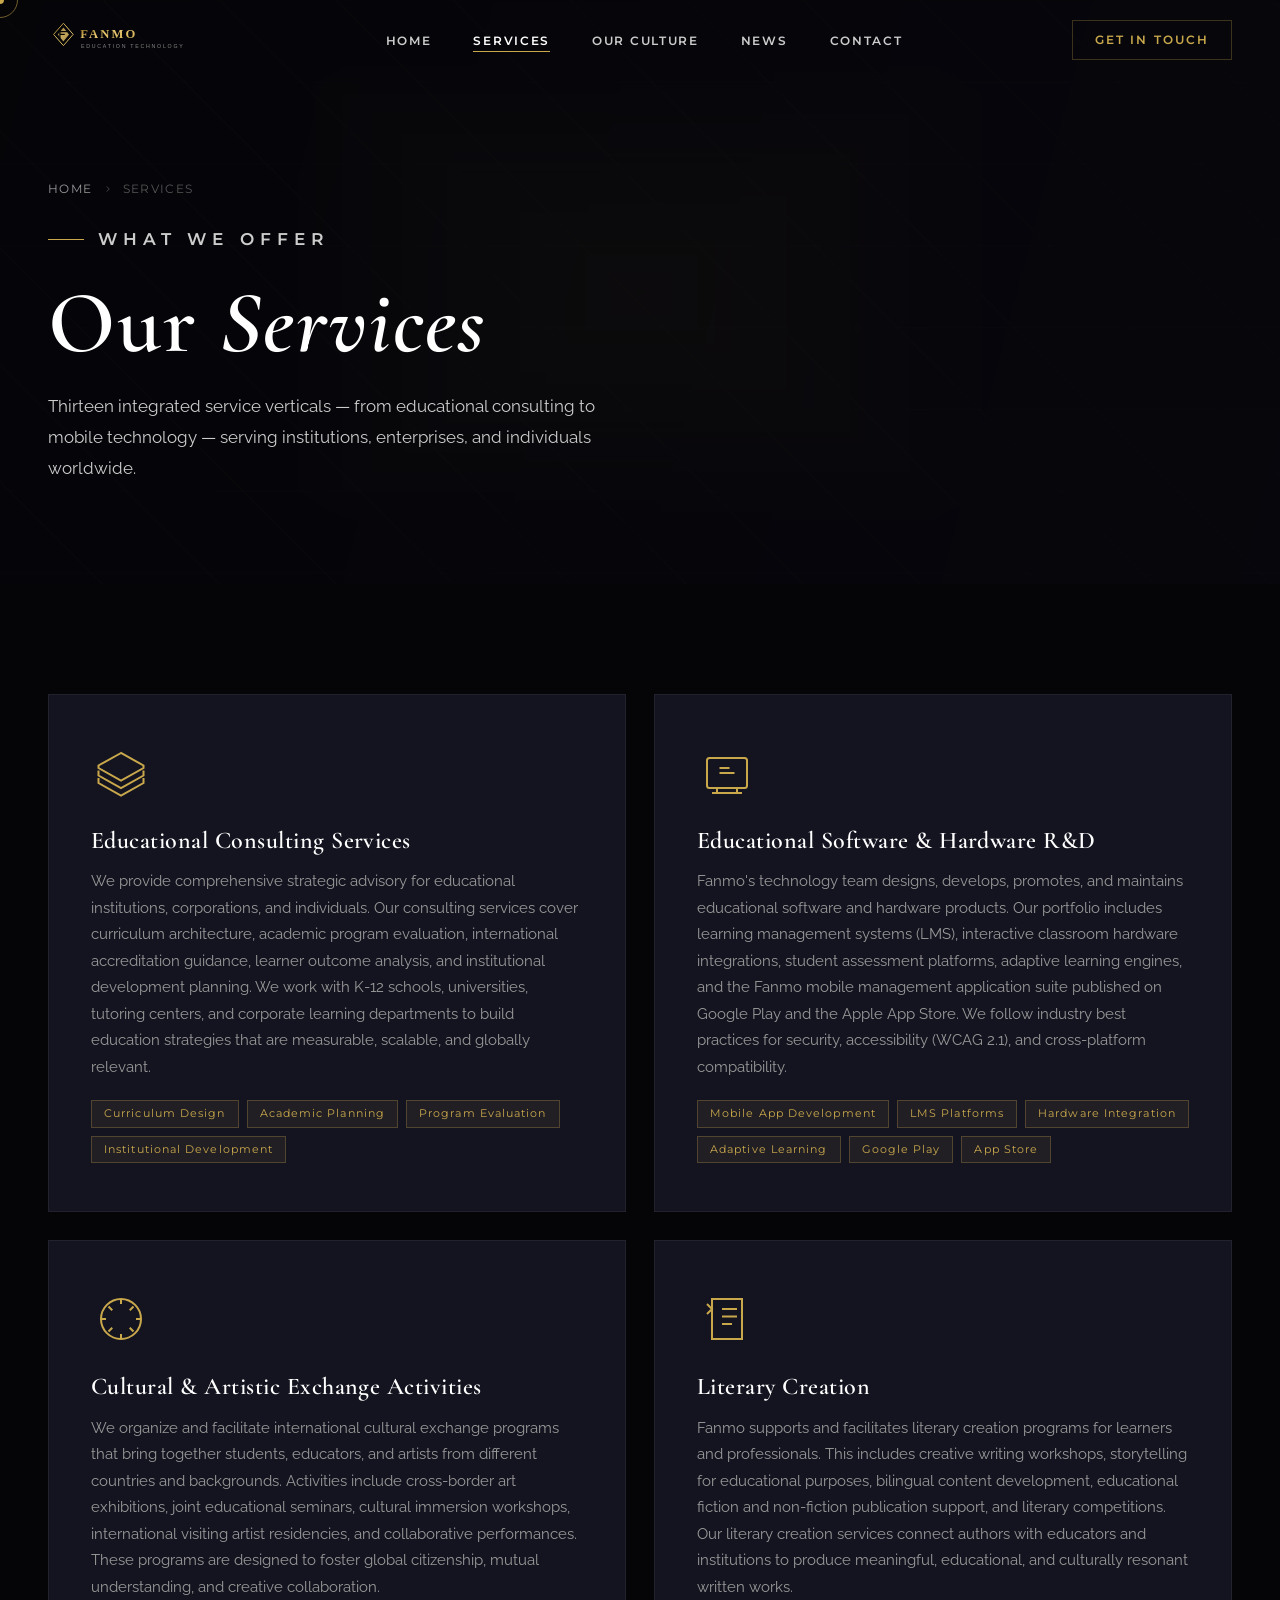
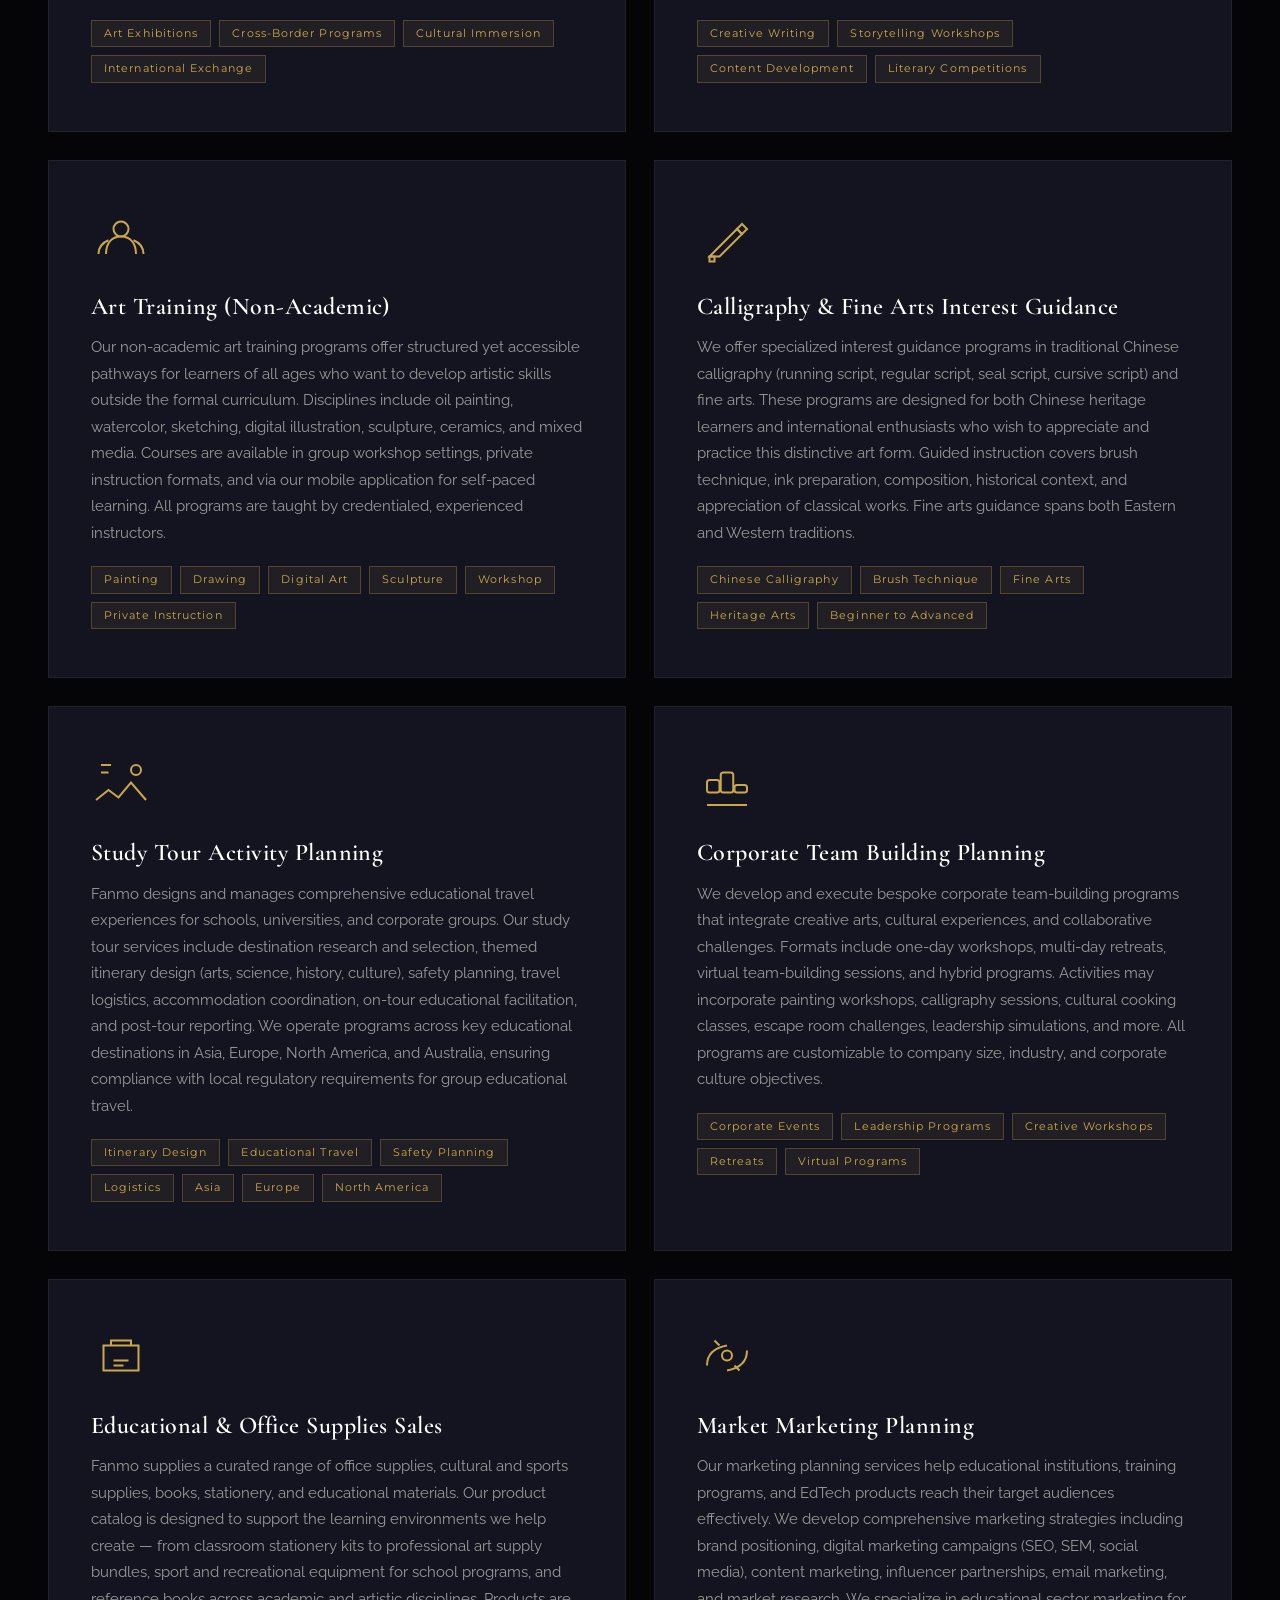
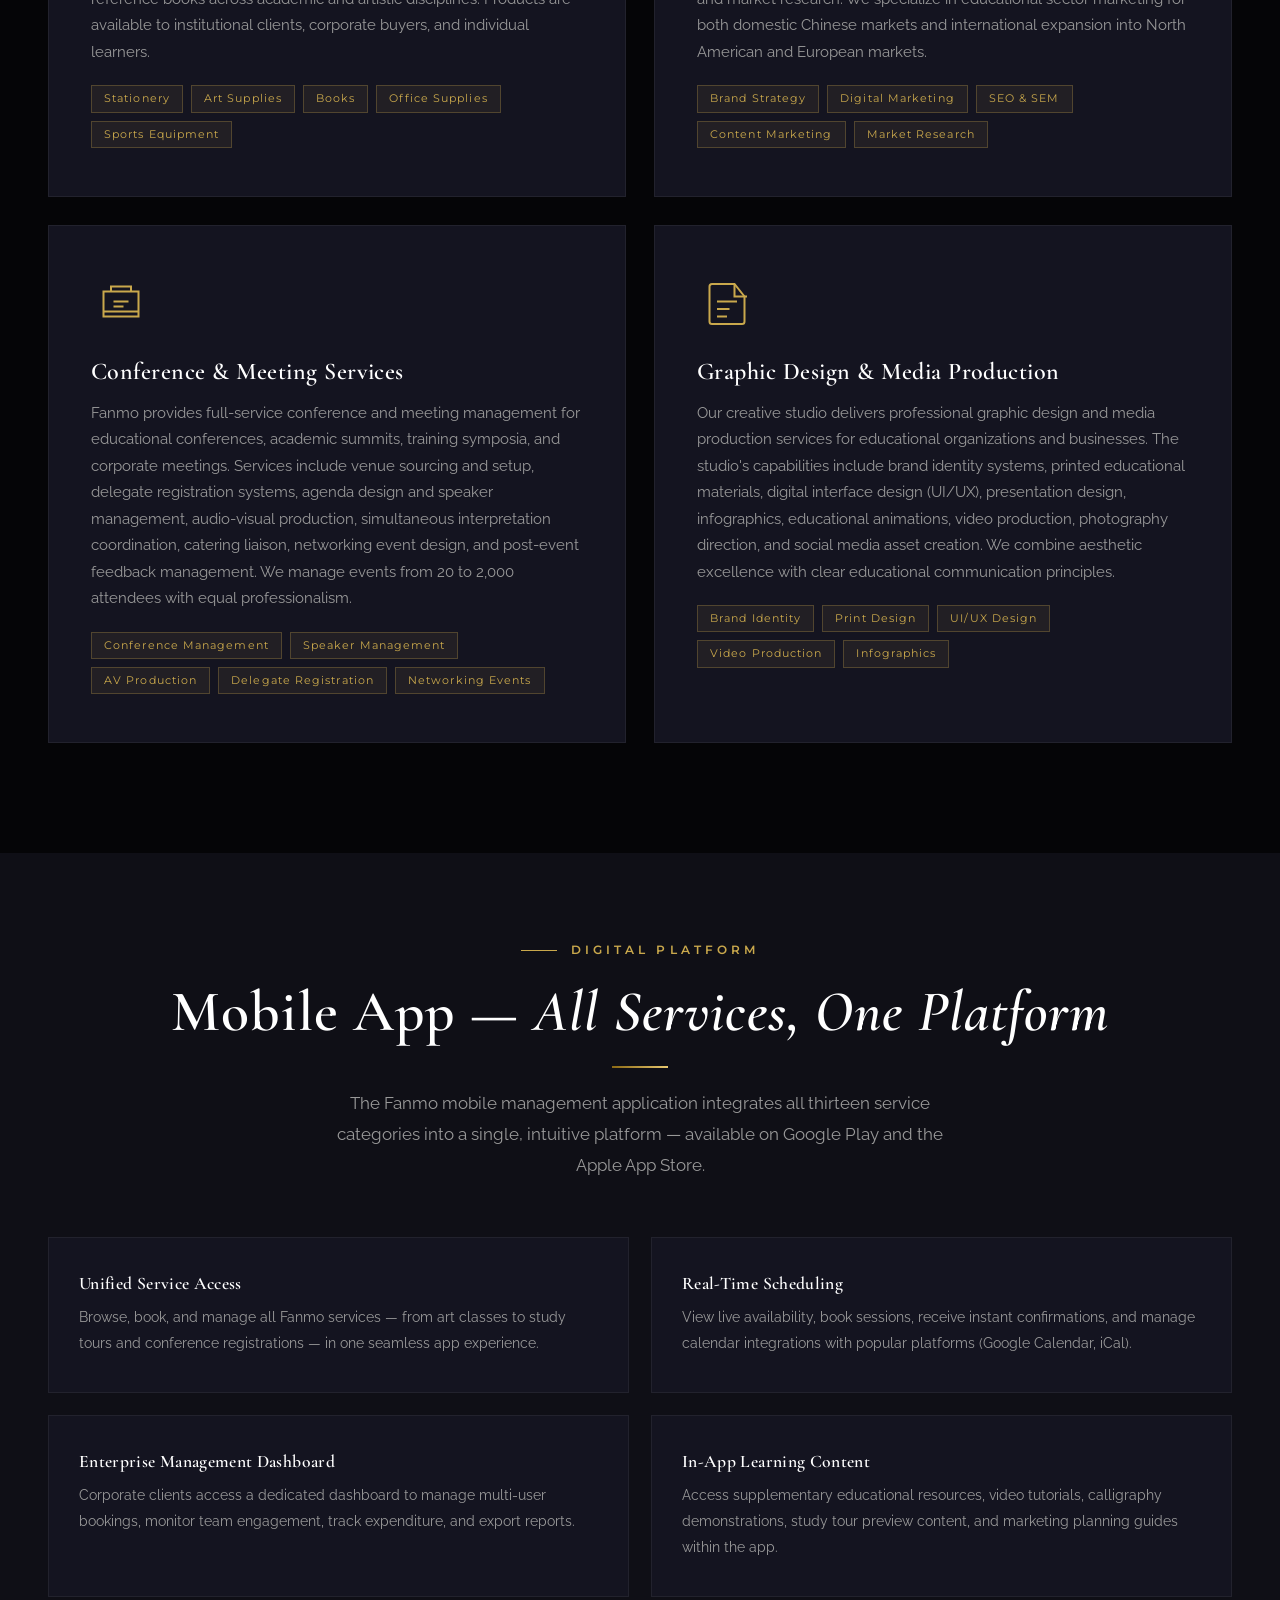
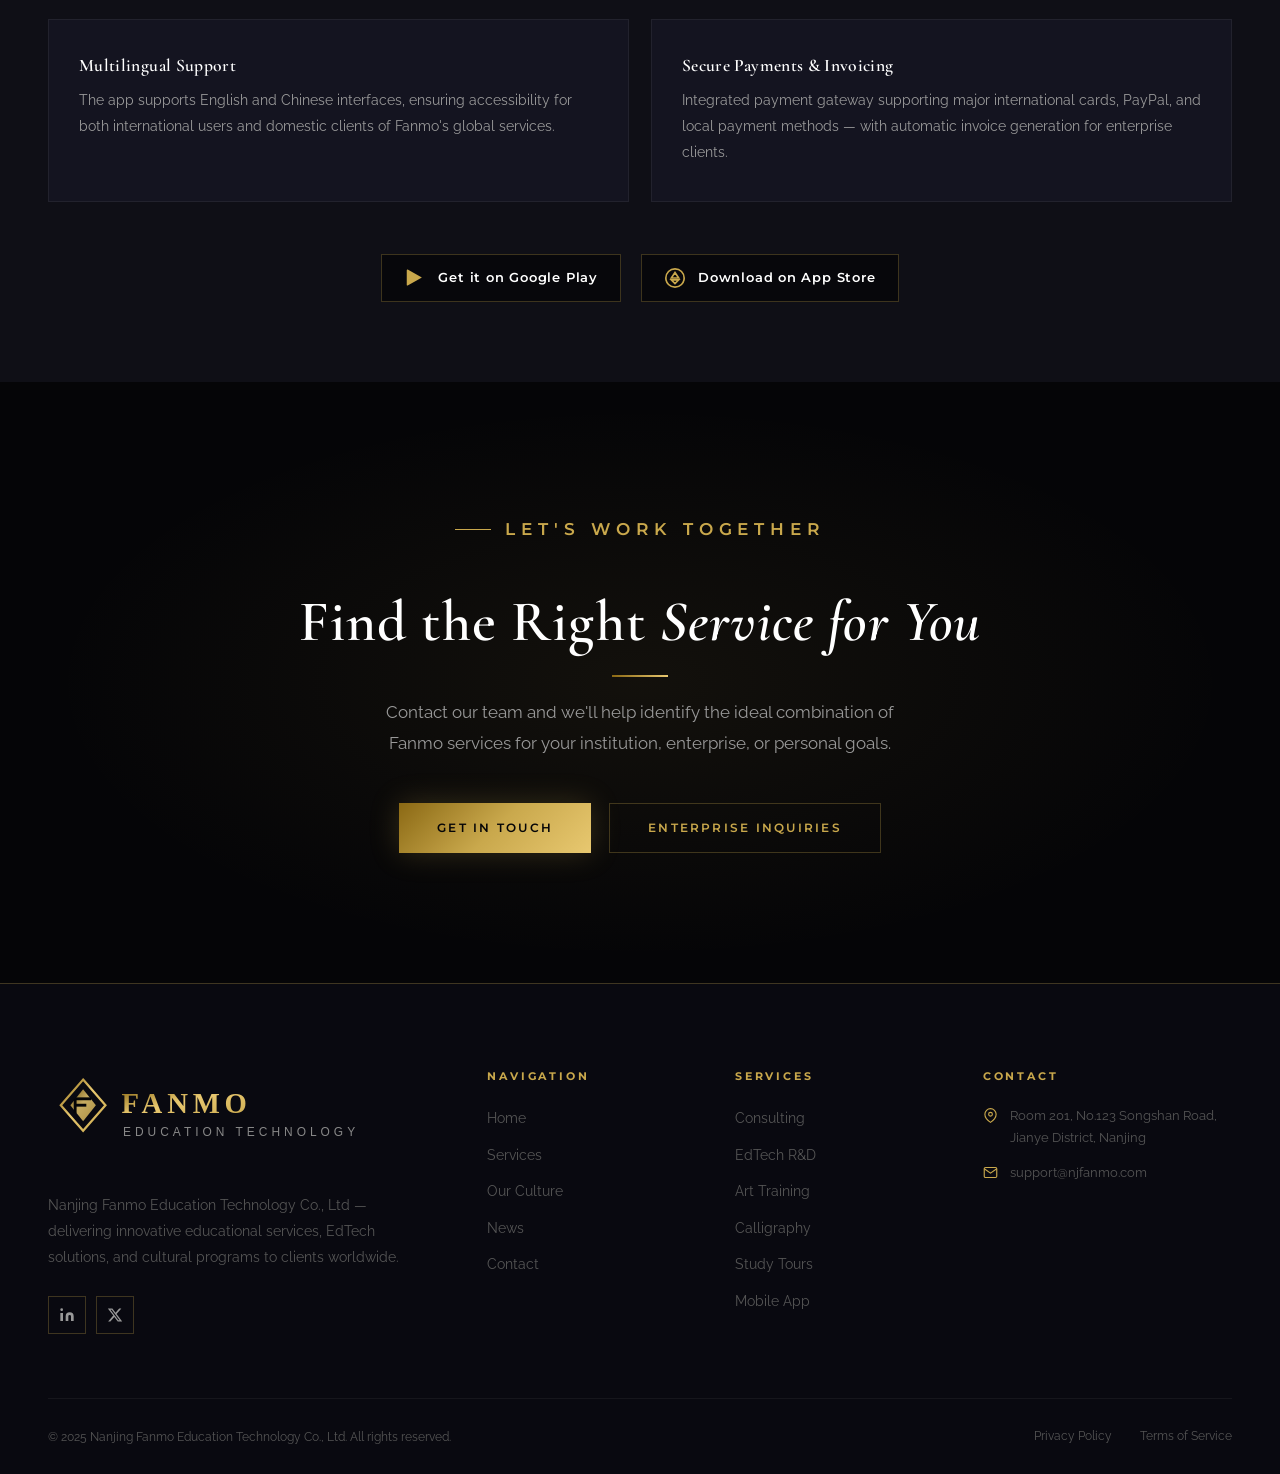
<file: services.html>
<!DOCTYPE html>
<html lang="en">
<head>
  <meta charset="UTF-8">
  <meta name="viewport" content="width=device-width, initial-scale=1.0">
  <title>Our Services | Fanmo Education Technology</title>
  <meta name="description" content="Explore Fanmo's full range of services: educational consulting, EdTech R&D, art training, calligraphy, study tours, team building, marketing, conference services, graphic design, and our mobile management app.">
  <meta name="keywords" content="education consulting, EdTech, art training, calligraphy, study tours, team building, mobile app, conference services, graphic design, marketing">
  <meta name="robots" content="index, follow">
  <link rel="canonical" href="https://njfanmo.com/services.html">
  <meta property="og:type"        content="website">
  <meta property="og:url"         content="https://njfanmo.com/services.html">
  <meta property="og:title"       content="Our Services | Fanmo Education Technology">
  <meta property="og:description" content="Full-spectrum educational services from Fanmo: consulting, EdTech, art, culture, mobile apps and more.">
  <meta property="og:site_name"   content="Fanmo Education Technology">
  <link rel="preconnect" href="https://fonts.googleapis.com">
  <link rel="preconnect" href="https://fonts.gstatic.com" crossorigin>
  <link href="https://fonts.googleapis.com/css2?family=Cormorant+Garamond:ital,wght@0,300;0,400;0,600;1,300;1,400;1,600&family=Raleway:wght@300;400;500;600;700&family=Montserrat:wght@400;500;600&display=swap" rel="stylesheet">
  <link rel="stylesheet" href="css/style.css">
  <link rel="stylesheet" href="css/animations.css">
  <link rel="icon" type="image/svg+xml" href="images/favicon.svg">
  <script type="application/ld+json">
  {
    "@context": "https://schema.org",
    "@type": "Service",
    "provider": { "@type": "Organization", "name": "Nanjing Fanmo Education Technology Co., Ltd", "url": "https://njfanmo.com" },
    "name": "Fanmo Education Services",
    "description": "Educational consulting, EdTech R&D, art training, calligraphy, study tours, team building, conference services, graphic design, and mobile management applications.",
    "url": "https://njfanmo.com/services.html"
  }
  </script>
</head>
<body class="page-body">

<div class="loading-screen" role="status" aria-label="Loading">
  <div class="loading-logo"><img src="images/logo.svg" alt="Fanmo Education Technology" width="180"></div>
  <div class="loading-bar"><div class="loading-prog"></div></div>
</div>
<div class="scroll-progress" role="progressbar" aria-hidden="true"></div>
<div class="cursor-dot"  aria-hidden="true"></div>
<div class="cursor-ring" aria-hidden="true"></div>

<nav class="nav" role="navigation" aria-label="Main navigation">
  <div class="nav-inner">
    <a href="index.html" class="nav-logo"><img src="images/logo.svg" alt="Fanmo Education Technology" height="42"></a>
    <ul class="nav-menu" role="list">
      <li class="nav-item"><a href="index.html">Home</a></li>
      <li class="nav-item"><a href="services.html">Services</a></li>
      <li class="nav-item"><a href="culture.html">Our Culture</a></li>
      <li class="nav-item"><a href="news.html">News</a></li>
      <li class="nav-item"><a href="contact.html">Contact</a></li>
    </ul>
    <div class="nav-cta"><a href="contact.html" class="btn btn-outline btn-sm">Get in Touch</a></div>
    <button class="nav-burger" aria-label="Toggle mobile menu" aria-expanded="false"><span></span><span></span><span></span></button>
  </div>
</nav>
<nav class="nav-mobile" role="dialog" aria-modal="true" aria-label="Mobile navigation">
  <a href="index.html">Home</a><a href="services.html">Services</a><a href="culture.html">Our Culture</a><a href="news.html">News</a><a href="contact.html">Contact</a>
</nav>

<main id="main-content">

  <!-- Page Hero -->
  <header class="page-hero" aria-label="Services header">
    <div class="container">
      <nav class="breadcrumb" aria-label="Breadcrumb">
        <a href="index.html">Home</a>
        <svg viewBox="0 0 24 24" fill="none" stroke="currentColor" stroke-width="2"><polyline points="9 18 15 12 9 6"/></svg>
        <span>Services</span>
      </nav>
      <p class="label">What We Offer</p>
      <h1>Our <em>Services</em></h1>
      <p>Thirteen integrated service verticals — from educational consulting to mobile technology — serving institutions, enterprises, and individuals worldwide.</p>
    </div>
  </header>

  <!-- ---- All Services ---- -->
  <section class="services-full sec-pad" id="all-services" aria-label="All service categories">
    <div class="container">
      <div class="services-cats">

        <article class="svc-full-card fade-up d1" id="consulting">
          <div class="svc-full-icon">
            <svg viewBox="0 0 48 48" fill="none" stroke="currentColor" stroke-width="1.6"><path d="M24 8L6 18v2l18 10 18-10V18L24 8z"/><path d="M6 28v4l18 10 18-10v-4"/><path d="M6 22v4l18 10 18-10v-4"/></svg>
          </div>
          <h3>Educational Consulting Services</h3>
          <p>We provide comprehensive strategic advisory for educational institutions, corporations, and individuals. Our consulting services cover curriculum architecture, academic program evaluation, international accreditation guidance, learner outcome analysis, and institutional development planning. We work with K-12 schools, universities, tutoring centers, and corporate learning departments to build education strategies that are measurable, scalable, and globally relevant.</p>
          <div class="svc-full-tags">
            <span class="svc-tag">Curriculum Design</span>
            <span class="svc-tag">Academic Planning</span>
            <span class="svc-tag">Program Evaluation</span>
            <span class="svc-tag">Institutional Development</span>
          </div>
        </article>

        <article class="svc-full-card fade-up d2" id="edtech">
          <div class="svc-full-icon">
            <svg viewBox="0 0 48 48" fill="none" stroke="currentColor" stroke-width="1.6"><rect x="8" y="12" width="32" height="24" rx="2"/><path d="M16 36v4"/><path d="M32 36v4"/><path d="M12 40h24"/><path d="M18 24h12M18 20h8"/></svg>
          </div>
          <h3>Educational Software &amp; Hardware R&D</h3>
          <p>Fanmo's technology team designs, develops, promotes, and maintains educational software and hardware products. Our portfolio includes learning management systems (LMS), interactive classroom hardware integrations, student assessment platforms, adaptive learning engines, and the Fanmo mobile management application suite published on Google Play and the Apple App Store. We follow industry best practices for security, accessibility (WCAG 2.1), and cross-platform compatibility.</p>
          <div class="svc-full-tags">
            <span class="svc-tag">Mobile App Development</span>
            <span class="svc-tag">LMS Platforms</span>
            <span class="svc-tag">Hardware Integration</span>
            <span class="svc-tag">Adaptive Learning</span>
            <span class="svc-tag">Google Play</span>
            <span class="svc-tag">App Store</span>
          </div>
        </article>

        <article class="svc-full-card fade-up d1" id="culture">
          <div class="svc-full-icon">
            <svg viewBox="0 0 48 48" fill="none" stroke="currentColor" stroke-width="1.6"><circle cx="24" cy="24" r="16"/><path d="M24 8v4M24 36v4M8 24h4M36 24h4"/><path d="M14 14l3 3M31 31l3 3M14 34l3-3M31 17l3-3"/></svg>
          </div>
          <h3>Cultural &amp; Artistic Exchange Activities</h3>
          <p>We organize and facilitate international cultural exchange programs that bring together students, educators, and artists from different countries and backgrounds. Activities include cross-border art exhibitions, joint educational seminars, cultural immersion workshops, international visiting artist residencies, and collaborative performances. These programs are designed to foster global citizenship, mutual understanding, and creative collaboration.</p>
          <div class="svc-full-tags">
            <span class="svc-tag">Art Exhibitions</span>
            <span class="svc-tag">Cross-Border Programs</span>
            <span class="svc-tag">Cultural Immersion</span>
            <span class="svc-tag">International Exchange</span>
          </div>
        </article>

        <article class="svc-full-card fade-up d2" id="literary">
          <div class="svc-full-icon">
            <svg viewBox="0 0 48 48" fill="none" stroke="currentColor" stroke-width="1.6"><path d="M12 8h24v32H12z"/><path d="M20 16h12M20 22h12M20 28h8"/><path d="M8 12l4 4-4 4"/></svg>
          </div>
          <h3>Literary Creation</h3>
          <p>Fanmo supports and facilitates literary creation programs for learners and professionals. This includes creative writing workshops, storytelling for educational purposes, bilingual content development, educational fiction and non-fiction publication support, and literary competitions. Our literary creation services connect authors with educators and institutions to produce meaningful, educational, and culturally resonant written works.</p>
          <div class="svc-full-tags">
            <span class="svc-tag">Creative Writing</span>
            <span class="svc-tag">Storytelling Workshops</span>
            <span class="svc-tag">Content Development</span>
            <span class="svc-tag">Literary Competitions</span>
          </div>
        </article>

        <article class="svc-full-card fade-up d1" id="art">
          <div class="svc-full-icon">
            <svg viewBox="0 0 48 48" fill="none" stroke="currentColor" stroke-width="1.6"><path d="M12 36c0-8 4-14 12-14s12 6 12 14"/><circle cx="24" cy="16" r="6"/><path d="M6 36c0-5 3-9 8-11"/><path d="M42 36c0-5-3-9-8-11"/></svg>
          </div>
          <h3>Art Training (Non-Academic)</h3>
          <p>Our non-academic art training programs offer structured yet accessible pathways for learners of all ages who want to develop artistic skills outside the formal curriculum. Disciplines include oil painting, watercolor, sketching, digital illustration, sculpture, ceramics, and mixed media. Courses are available in group workshop settings, private instruction formats, and via our mobile application for self-paced learning. All programs are taught by credentialed, experienced instructors.</p>
          <div class="svc-full-tags">
            <span class="svc-tag">Painting</span>
            <span class="svc-tag">Drawing</span>
            <span class="svc-tag">Digital Art</span>
            <span class="svc-tag">Sculpture</span>
            <span class="svc-tag">Workshop</span>
            <span class="svc-tag">Private Instruction</span>
          </div>
        </article>

        <article class="svc-full-card fade-up d2" id="calligraphy">
          <div class="svc-full-icon">
            <svg viewBox="0 0 48 48" fill="none" stroke="currentColor" stroke-width="1.6"><path d="M10 38l4-4 18-18 4 4L18 38H10z"/><path d="M32 16l4-4 4 4-4 4-4-4z"/><path d="M10 38h4v4h-4z"/></svg>
          </div>
          <h3>Calligraphy &amp; Fine Arts Interest Guidance</h3>
          <p>We offer specialized interest guidance programs in traditional Chinese calligraphy (running script, regular script, seal script, cursive script) and fine arts. These programs are designed for both Chinese heritage learners and international enthusiasts who wish to appreciate and practice this distinctive art form. Guided instruction covers brush technique, ink preparation, composition, historical context, and appreciation of classical works. Fine arts guidance spans both Eastern and Western traditions.</p>
          <div class="svc-full-tags">
            <span class="svc-tag">Chinese Calligraphy</span>
            <span class="svc-tag">Brush Technique</span>
            <span class="svc-tag">Fine Arts</span>
            <span class="svc-tag">Heritage Arts</span>
            <span class="svc-tag">Beginner to Advanced</span>
          </div>
        </article>

        <article class="svc-full-card fade-up d1" id="study-tours">
          <div class="svc-full-icon">
            <svg viewBox="0 0 48 48" fill="none" stroke="currentColor" stroke-width="1.6"><path d="M4 36l10-8 8 6 10-12 12 14"/><circle cx="36" cy="12" r="4"/><path d="M8 8h8M8 14h6"/></svg>
          </div>
          <h3>Study Tour Activity Planning</h3>
          <p>Fanmo designs and manages comprehensive educational travel experiences for schools, universities, and corporate groups. Our study tour services include destination research and selection, themed itinerary design (arts, science, history, culture), safety planning, travel logistics, accommodation coordination, on-tour educational facilitation, and post-tour reporting. We operate programs across key educational destinations in Asia, Europe, North America, and Australia, ensuring compliance with local regulatory requirements for group educational travel.</p>
          <div class="svc-full-tags">
            <span class="svc-tag">Itinerary Design</span>
            <span class="svc-tag">Educational Travel</span>
            <span class="svc-tag">Safety Planning</span>
            <span class="svc-tag">Logistics</span>
            <span class="svc-tag">Asia</span>
            <span class="svc-tag">Europe</span>
            <span class="svc-tag">North America</span>
          </div>
        </article>

        <article class="svc-full-card fade-up d2" id="teambuilding">
          <div class="svc-full-icon">
            <svg viewBox="0 0 48 48" fill="none" stroke="currentColor" stroke-width="1.6"><rect x="8" y="20" width="10" height="10" rx="2"/><rect x="19" y="14" width="10" height="16" rx="2"/><rect x="30" y="24" width="10" height="6" rx="2"/><path d="M8 40h32"/></svg>
          </div>
          <h3>Corporate Team Building Planning</h3>
          <p>We develop and execute bespoke corporate team-building programs that integrate creative arts, cultural experiences, and collaborative challenges. Formats include one-day workshops, multi-day retreats, virtual team-building sessions, and hybrid programs. Activities may incorporate painting workshops, calligraphy sessions, cultural cooking classes, escape room challenges, leadership simulations, and more. All programs are customizable to company size, industry, and corporate culture objectives.</p>
          <div class="svc-full-tags">
            <span class="svc-tag">Corporate Events</span>
            <span class="svc-tag">Leadership Programs</span>
            <span class="svc-tag">Creative Workshops</span>
            <span class="svc-tag">Retreats</span>
            <span class="svc-tag">Virtual Programs</span>
          </div>
        </article>

        <article class="svc-full-card fade-up d1" id="supplies">
          <div class="svc-full-icon">
            <svg viewBox="0 0 48 48" fill="none" stroke="currentColor" stroke-width="1.6"><path d="M10 14h28v20H10z"/><path d="M16 14V10h16v4"/><path d="M18 26h12M18 30h8"/></svg>
          </div>
          <h3>Educational &amp; Office Supplies Sales</h3>
          <p>Fanmo supplies a curated range of office supplies, cultural and sports supplies, books, stationery, and educational materials. Our product catalog is designed to support the learning environments we help create — from classroom stationery kits to professional art supply bundles, sport and recreational equipment for school programs, and reference books across academic and artistic disciplines. Products are available to institutional clients, corporate buyers, and individual learners.</p>
          <div class="svc-full-tags">
            <span class="svc-tag">Stationery</span>
            <span class="svc-tag">Art Supplies</span>
            <span class="svc-tag">Books</span>
            <span class="svc-tag">Office Supplies</span>
            <span class="svc-tag">Sports Equipment</span>
          </div>
        </article>

        <article class="svc-full-card fade-up d2" id="marketing">
          <div class="svc-full-icon">
            <svg viewBox="0 0 48 48" fill="none" stroke="currentColor" stroke-width="1.6"><path d="M8 30c0-8 5-14 16-16"/><path d="M40 18c0 8-5 14-16 16"/><circle cx="24" cy="22" r="4"/><path d="M14 10l4 4"/><path d="M34 34l-4-4"/></svg>
          </div>
          <h3>Market Marketing Planning</h3>
          <p>Our marketing planning services help educational institutions, training programs, and EdTech products reach their target audiences effectively. We develop comprehensive marketing strategies including brand positioning, digital marketing campaigns (SEO, SEM, social media), content marketing, influencer partnerships, email marketing, and market research. We specialize in educational sector marketing for both domestic Chinese markets and international expansion into North American and European markets.</p>
          <div class="svc-full-tags">
            <span class="svc-tag">Brand Strategy</span>
            <span class="svc-tag">Digital Marketing</span>
            <span class="svc-tag">SEO &amp; SEM</span>
            <span class="svc-tag">Content Marketing</span>
            <span class="svc-tag">Market Research</span>
          </div>
        </article>

        <article class="svc-full-card fade-up d1" id="conference">
          <div class="svc-full-icon">
            <svg viewBox="0 0 48 48" fill="none" stroke="currentColor" stroke-width="1.6"><path d="M10 14h28v20H10z"/><path d="M16 14V10h16v4"/><path d="M10 30h28"/><path d="M18 22h12M18 26h8"/></svg>
          </div>
          <h3>Conference &amp; Meeting Services</h3>
          <p>Fanmo provides full-service conference and meeting management for educational conferences, academic summits, training symposia, and corporate meetings. Services include venue sourcing and setup, delegate registration systems, agenda design and speaker management, audio-visual production, simultaneous interpretation coordination, catering liaison, networking event design, and post-event feedback management. We manage events from 20 to 2,000 attendees with equal professionalism.</p>
          <div class="svc-full-tags">
            <span class="svc-tag">Conference Management</span>
            <span class="svc-tag">Speaker Management</span>
            <span class="svc-tag">AV Production</span>
            <span class="svc-tag">Delegate Registration</span>
            <span class="svc-tag">Networking Events</span>
          </div>
        </article>

        <article class="svc-full-card fade-up d2" id="design">
          <div class="svc-full-icon">
            <svg viewBox="0 0 48 48" fill="none" stroke="currentColor" stroke-width="1.6"><path d="M30 8H12a2 2 0 00-2 2v28a2 2 0 002 2h24a2 2 0 002-2V18L30 8z"/><path d="M30 8v10h10"/><path d="M16 22h16M16 28h10M16 34h8"/></svg>
          </div>
          <h3>Graphic Design &amp; Media Production</h3>
          <p>Our creative studio delivers professional graphic design and media production services for educational organizations and businesses. The studio's capabilities include brand identity systems, printed educational materials, digital interface design (UI/UX), presentation design, infographics, educational animations, video production, photography direction, and social media asset creation. We combine aesthetic excellence with clear educational communication principles.</p>
          <div class="svc-full-tags">
            <span class="svc-tag">Brand Identity</span>
            <span class="svc-tag">Print Design</span>
            <span class="svc-tag">UI/UX Design</span>
            <span class="svc-tag">Video Production</span>
            <span class="svc-tag">Infographics</span>
          </div>
        </article>

      </div>
    </div>
  </section>

  <!-- ---- Mobile App Integration Section ---- -->
  <section class="app-int-section sec-pad-sm" id="mobile-app" aria-labelledby="app-int-title">
    <div class="container">
      <div class="text-center" style="margin-bottom:56px;">
        <p class="label">Digital Platform</p>
        <h2 id="app-int-title" class="sec-title">Mobile App — <em>All Services, One Platform</em></h2>
        <span class="gold-line"></span>
        <p class="sec-desc" style="margin:0 auto;">The Fanmo mobile management application integrates all thirteen service categories into a single, intuitive platform — available on Google Play and the Apple App Store.</p>
      </div>
      <div class="app-int-grid">
        <div class="app-int-card fade-up d1">
          <h5>Unified Service Access</h5>
          <p>Browse, book, and manage all Fanmo services — from art classes to study tours and conference registrations — in one seamless app experience.</p>
        </div>
        <div class="app-int-card fade-up d2">
          <h5>Real-Time Scheduling</h5>
          <p>View live availability, book sessions, receive instant confirmations, and manage calendar integrations with popular platforms (Google Calendar, iCal).</p>
        </div>
        <div class="app-int-card fade-up d3">
          <h5>Enterprise Management Dashboard</h5>
          <p>Corporate clients access a dedicated dashboard to manage multi-user bookings, monitor team engagement, track expenditure, and export reports.</p>
        </div>
        <div class="app-int-card fade-up d4">
          <h5>In-App Learning Content</h5>
          <p>Access supplementary educational resources, video tutorials, calligraphy demonstrations, study tour preview content, and marketing planning guides within the app.</p>
        </div>
        <div class="app-int-card fade-up d1">
          <h5>Multilingual Support</h5>
          <p>The app supports English and Chinese interfaces, ensuring accessibility for both international users and domestic clients of Fanmo's global services.</p>
        </div>
        <div class="app-int-card fade-up d2">
          <h5>Secure Payments &amp; Invoicing</h5>
          <p>Integrated payment gateway supporting major international cards, PayPal, and local payment methods — with automatic invoice generation for enterprise clients.</p>
        </div>
      </div>
      <div class="text-center" style="margin-top:52px; display:flex; gap:20px; justify-content:center; flex-wrap:wrap;">
        <div class="app-badge" role="button" tabindex="0" aria-label="Download on Google Play">
          <svg viewBox="0 0 24 24" fill="currentColor" width="22" height="22"><path d="M3 20.5v-17c0-.83 1-.83 1.5-.5l15 8.5-15 8.5c-.5.33-1.5.33-1.5-.5z"/></svg>
          <span>Get it on Google Play</span>
        </div>
        <div class="app-badge" role="button" tabindex="0" aria-label="Download on App Store">
          <svg viewBox="0 0 24 24" fill="none" stroke="currentColor" stroke-width="1.8" width="22" height="22"><path d="M12 2C6.48 2 2 6.48 2 12s4.48 10 10 10 10-4.48 10-10S17.52 2 12 2z"/><path d="M8 12l4-6 4 6H8zM8 14l4 4 4-4H8z"/></svg>
          <span>Download on App Store</span>
        </div>
      </div>
    </div>
  </section>

  <!-- CTA -->
  <section class="cta-section sec-pad" aria-label="Call to action">
    <div class="container">
      <p class="label">Let's Work Together</p>
      <h2 class="sec-title fade-up">Find the Right <em>Service for You</em></h2>
      <span class="gold-line"></span>
      <p class="fade-up d2">Contact our team and we'll help identify the ideal combination of Fanmo services for your institution, enterprise, or personal goals.</p>
      <div class="cta-actions fade-up d3">
        <a href="contact.html" class="btn btn-gold shimmer">Get in Touch</a>
        <a href="contact.html#enterprise" class="btn btn-outline">Enterprise Inquiries</a>
      </div>
    </div>
  </section>

</main>

<footer class="footer" role="contentinfo">
  <div class="container">
    <div class="footer-grid">
      <div class="footer-brand">
        <a href="index.html" class="footer-logo"><img src="images/logo.svg" alt="Fanmo Education Technology" height="44"></a>
        <p>Nanjing Fanmo Education Technology Co., Ltd — delivering innovative educational services, EdTech solutions, and cultural programs to clients worldwide.</p>
        <div class="footer-social">
          <a href="#" class="soc-link" aria-label="LinkedIn" rel="nofollow noopener"><svg viewBox="0 0 24 24" fill="currentColor"><path d="M16 8a6 6 0 016 6v7h-4v-7a2 2 0 00-2-2 2 2 0 00-2 2v7h-4v-7a6 6 0 016-6zM2 9h4v12H2z"/><circle cx="4" cy="4" r="2"/></svg></a>
          <a href="#" class="soc-link" aria-label="Twitter" rel="nofollow noopener"><svg viewBox="0 0 24 24" fill="currentColor"><path d="M18.244 2.25h3.308l-7.227 8.26 8.502 11.24H16.17l-5.214-6.817L4.99 21.75H1.68l7.73-8.835L1.254 2.25H8.08l4.713 6.231zm-1.161 17.52h1.833L7.084 4.126H5.117z"/></svg></a>
        </div>
      </div>
      <div class="footer-col"><h6>Navigation</h6><ul class="footer-links"><li><a href="index.html">Home</a></li><li><a href="services.html">Services</a></li><li><a href="culture.html">Our Culture</a></li><li><a href="news.html">News</a></li><li><a href="contact.html">Contact</a></li></ul></div>
      <div class="footer-col"><h6>Services</h6><ul class="footer-links"><li><a href="#consulting">Consulting</a></li><li><a href="#edtech">EdTech R&amp;D</a></li><li><a href="#art">Art Training</a></li><li><a href="#calligraphy">Calligraphy</a></li><li><a href="#study-tours">Study Tours</a></li><li><a href="#mobile-app">Mobile App</a></li></ul></div>
      <div class="footer-col"><h6>Contact</h6>
        <div class="footer-contact-item"><svg viewBox="0 0 24 24" fill="none" stroke="currentColor" stroke-width="1.8"><path d="M21 10c0 7-9 13-9 13s-9-6-9-13a9 9 0 0118 0z"/><circle cx="12" cy="10" r="3"/></svg><span>Room 201, No.123 Songshan Road,<br>Jianye District, Nanjing</span></div>
        <div class="footer-contact-item"><svg viewBox="0 0 24 24" fill="none" stroke="currentColor" stroke-width="1.8"><path d="M4 4h16c1.1 0 2 .9 2 2v12c0 1.1-.9 2-2 2H4c-1.1 0-2-.9-2-2V6c0-1.1.9-2 2-2z"/><polyline points="22,6 12,13 2,6"/></svg><span><a href="mailto:support@njfanmo.com">support@njfanmo.com</a></span></div>
      </div>
    </div>
    <div class="footer-bottom">
      <p class="footer-copy">&copy; 2025 Nanjing Fanmo Education Technology Co., Ltd. All rights reserved.</p>
      <div class="footer-legal"><a href="privacy.html">Privacy Policy</a><a href="terms.html">Terms of Service</a></div>
    </div>
  </div>
</footer>

<button class="back-top" aria-label="Back to top">
  <svg viewBox="0 0 24 24" fill="none" stroke="currentColor" stroke-width="2"><path d="M18 15l-6-6-6 6"/></svg>
</button>
<script src="js/main.js"></script>
<script src="js/animations.js"></script>
</body>
</html>
</file>
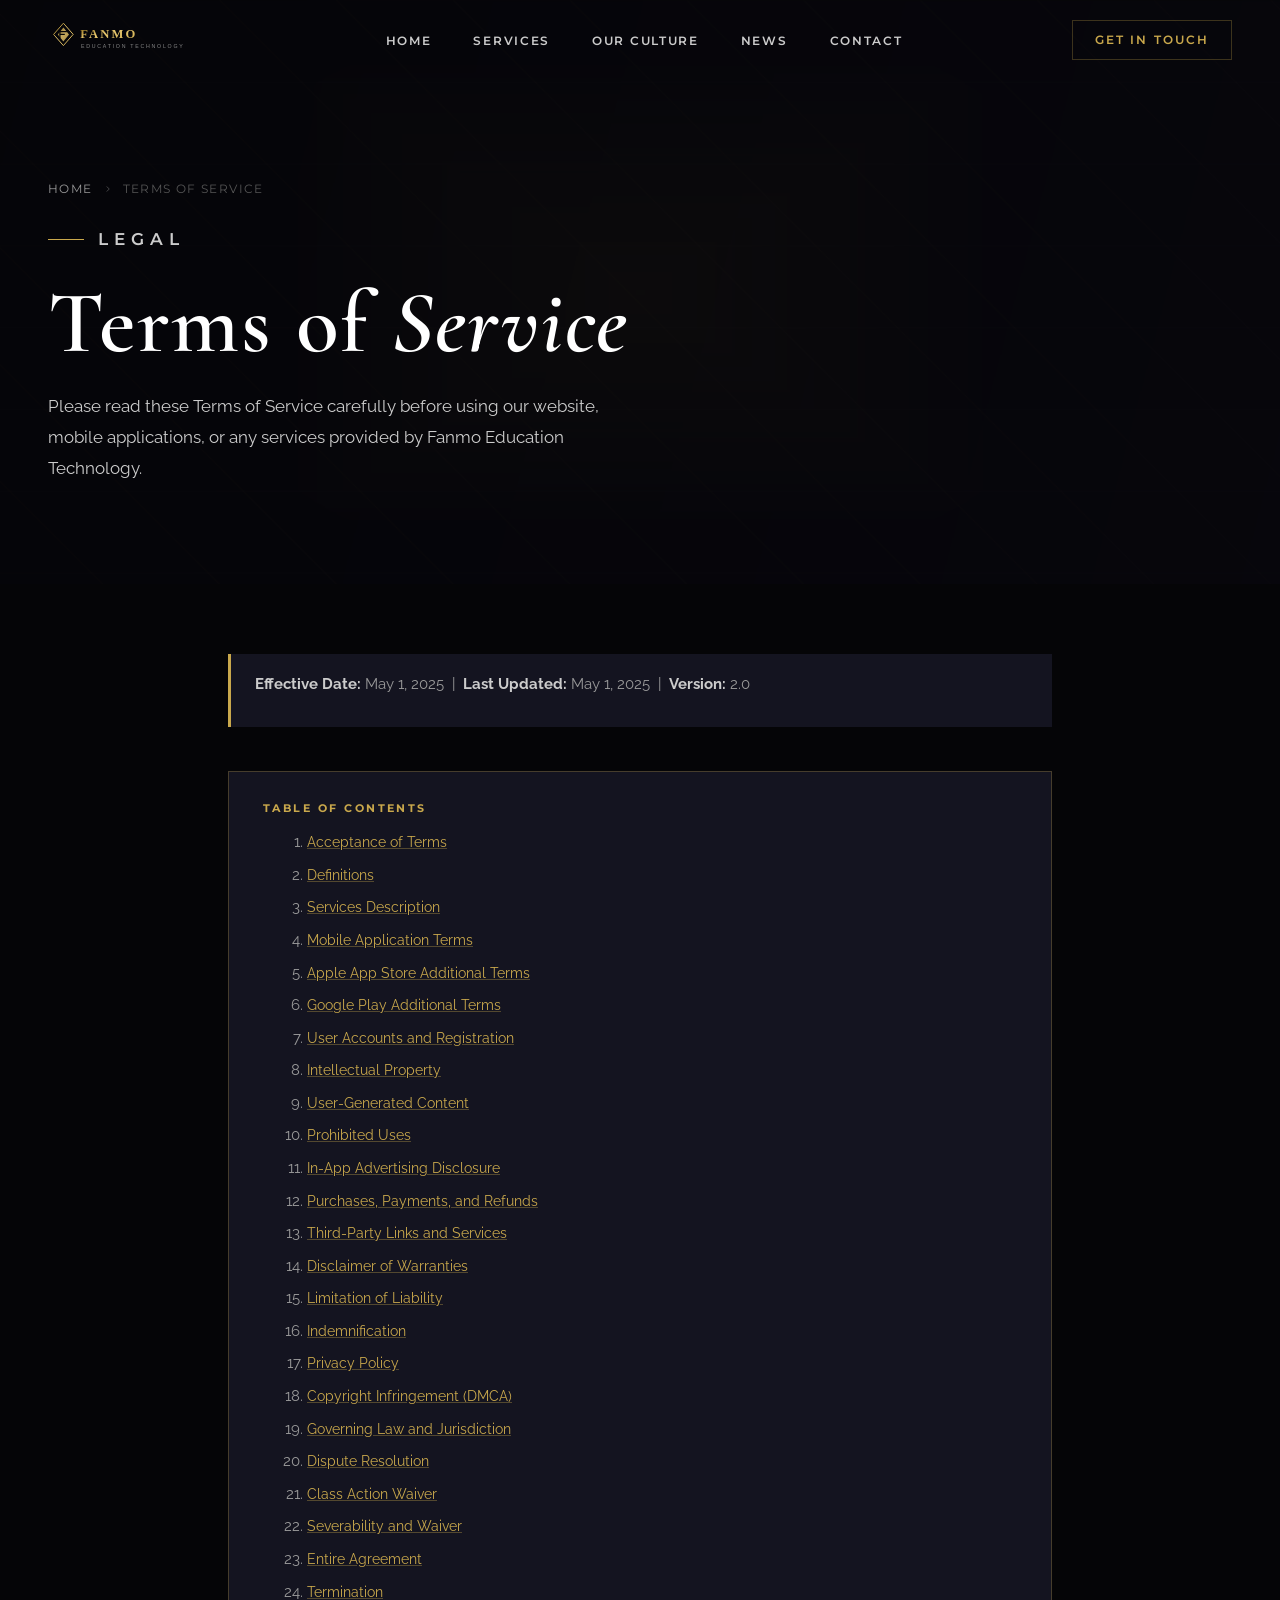
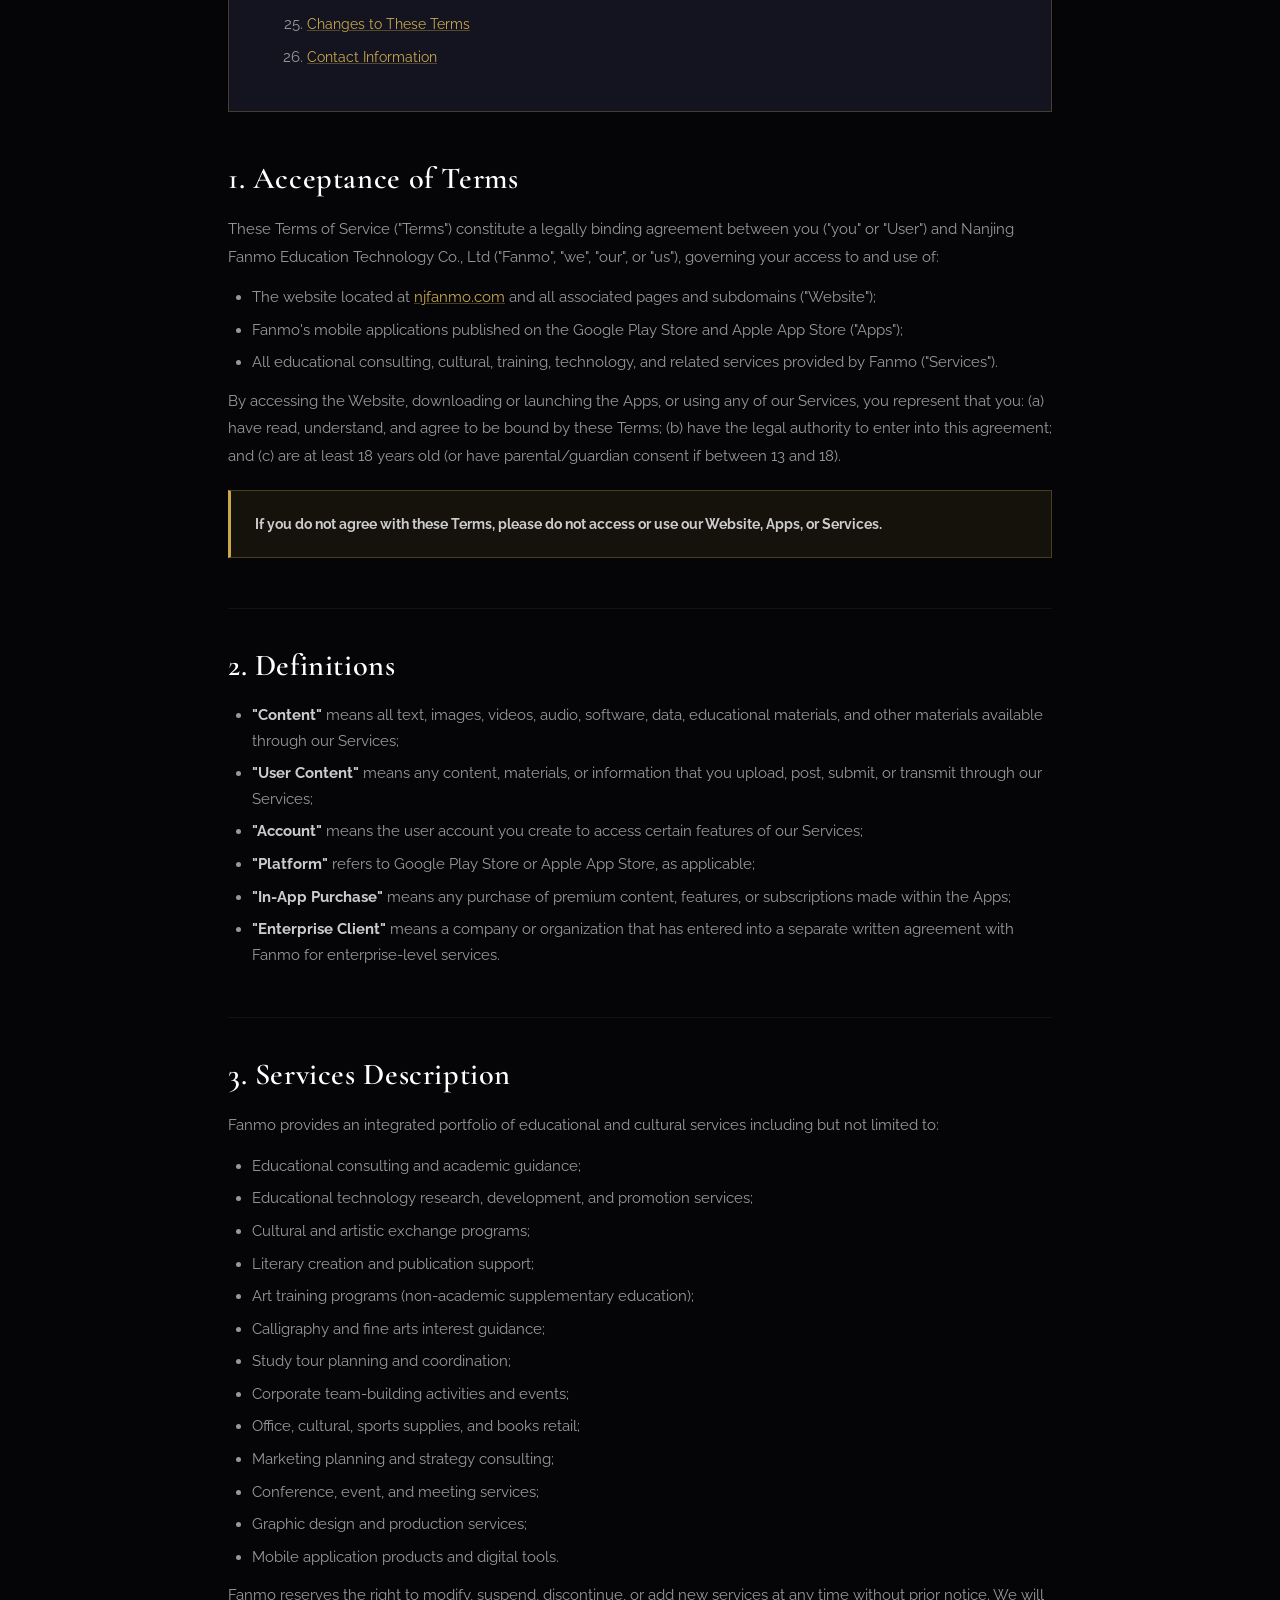
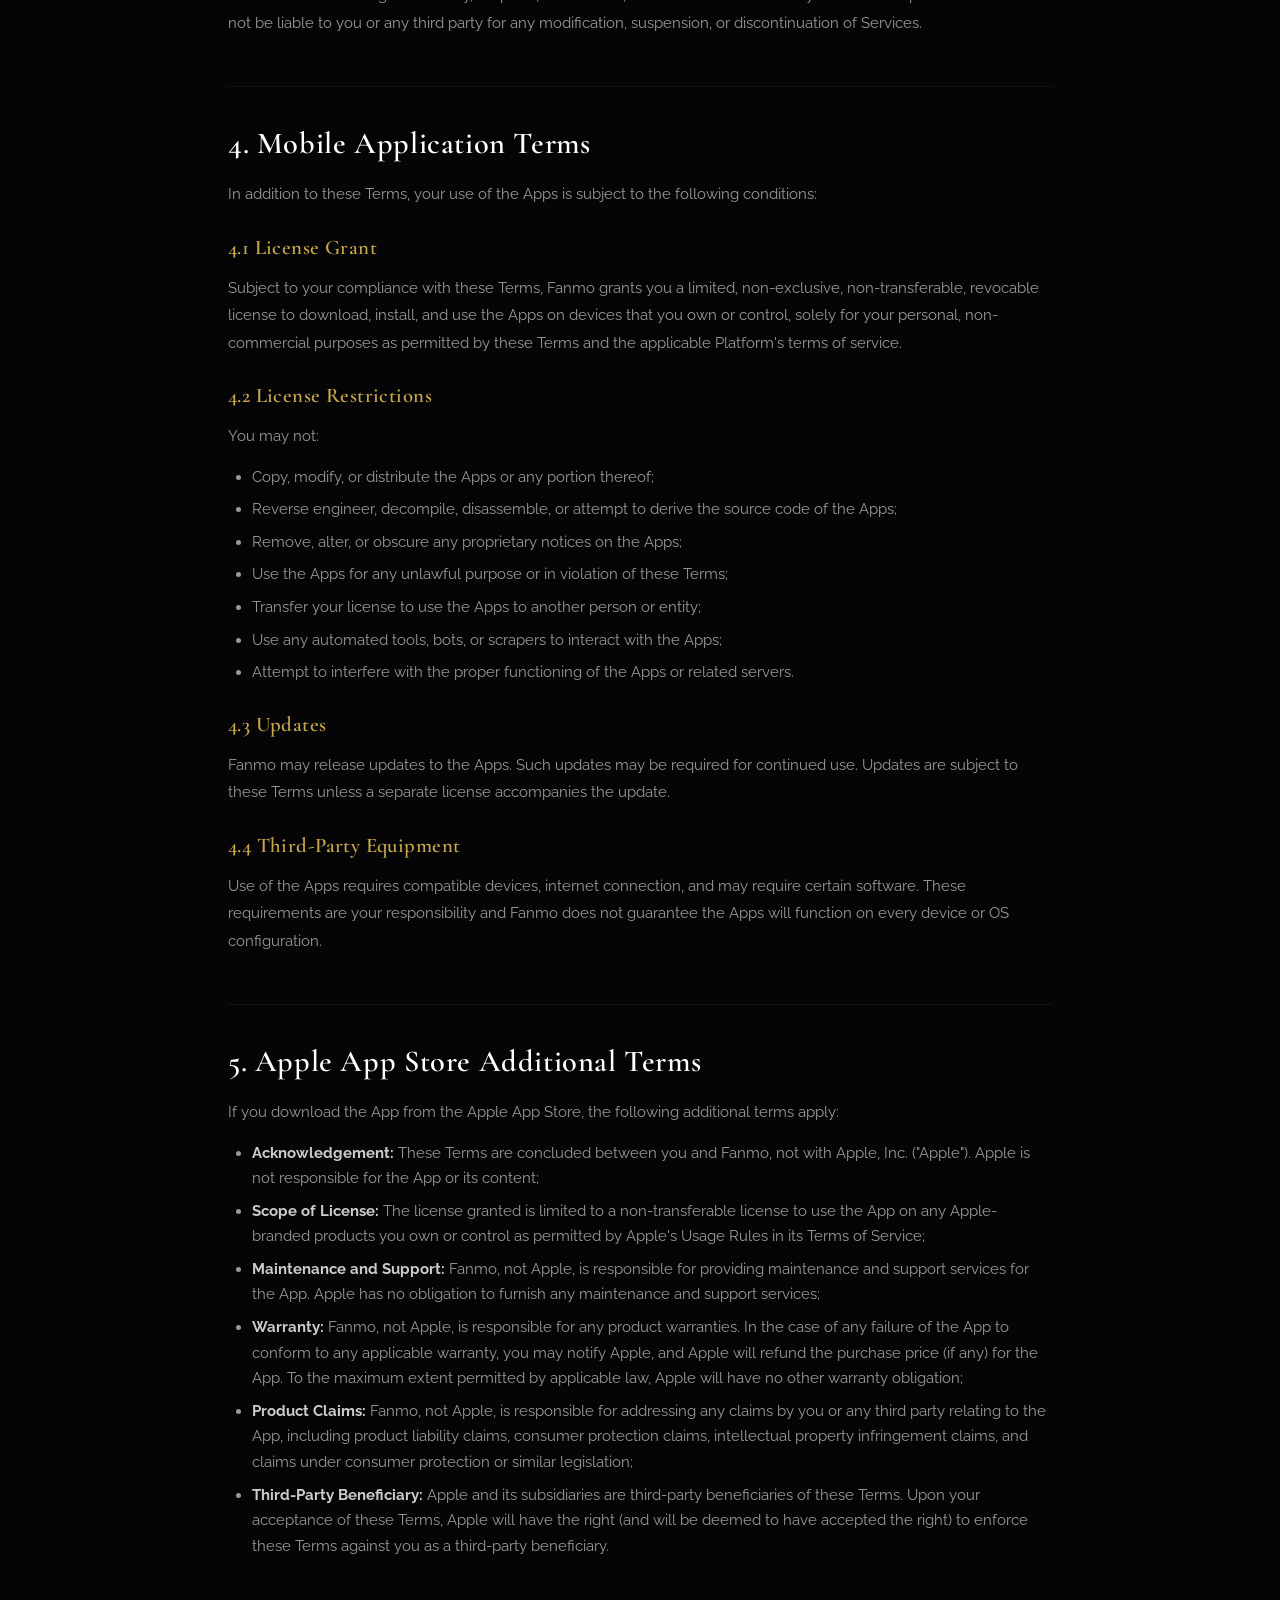
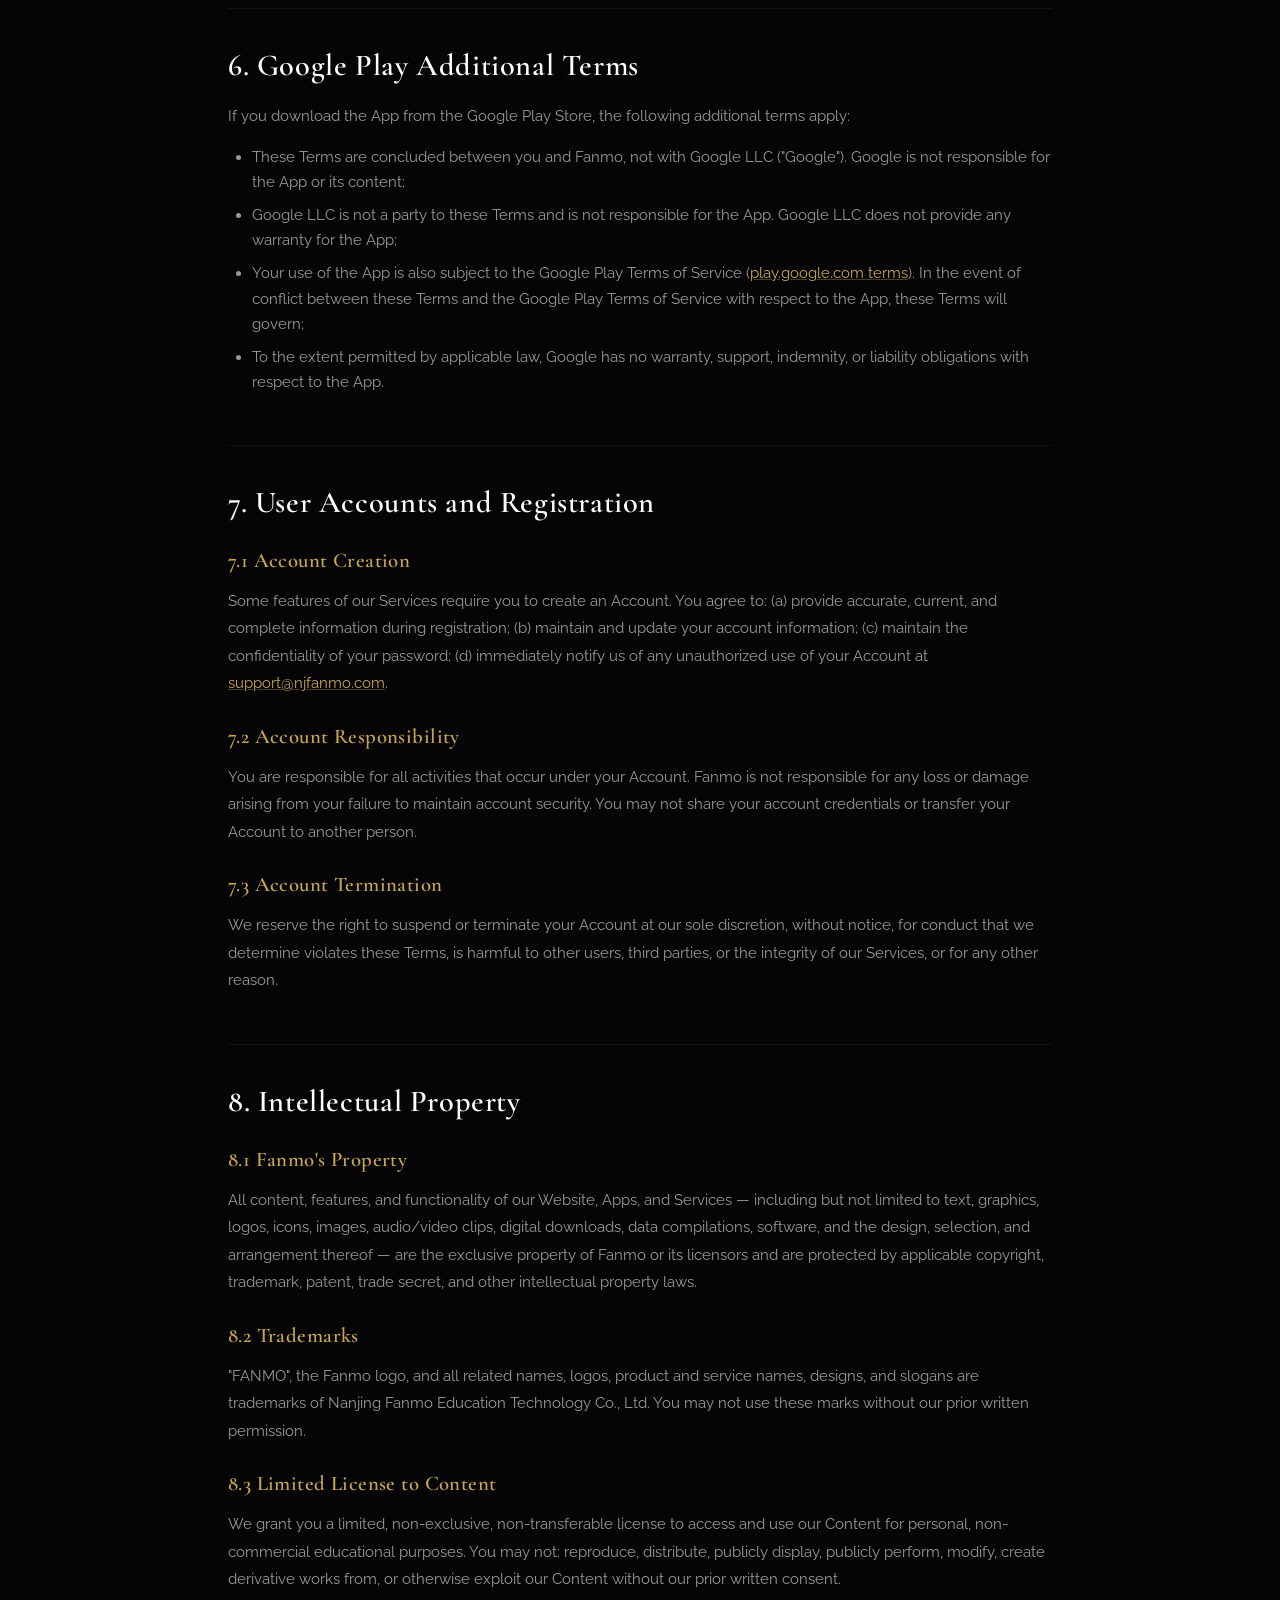
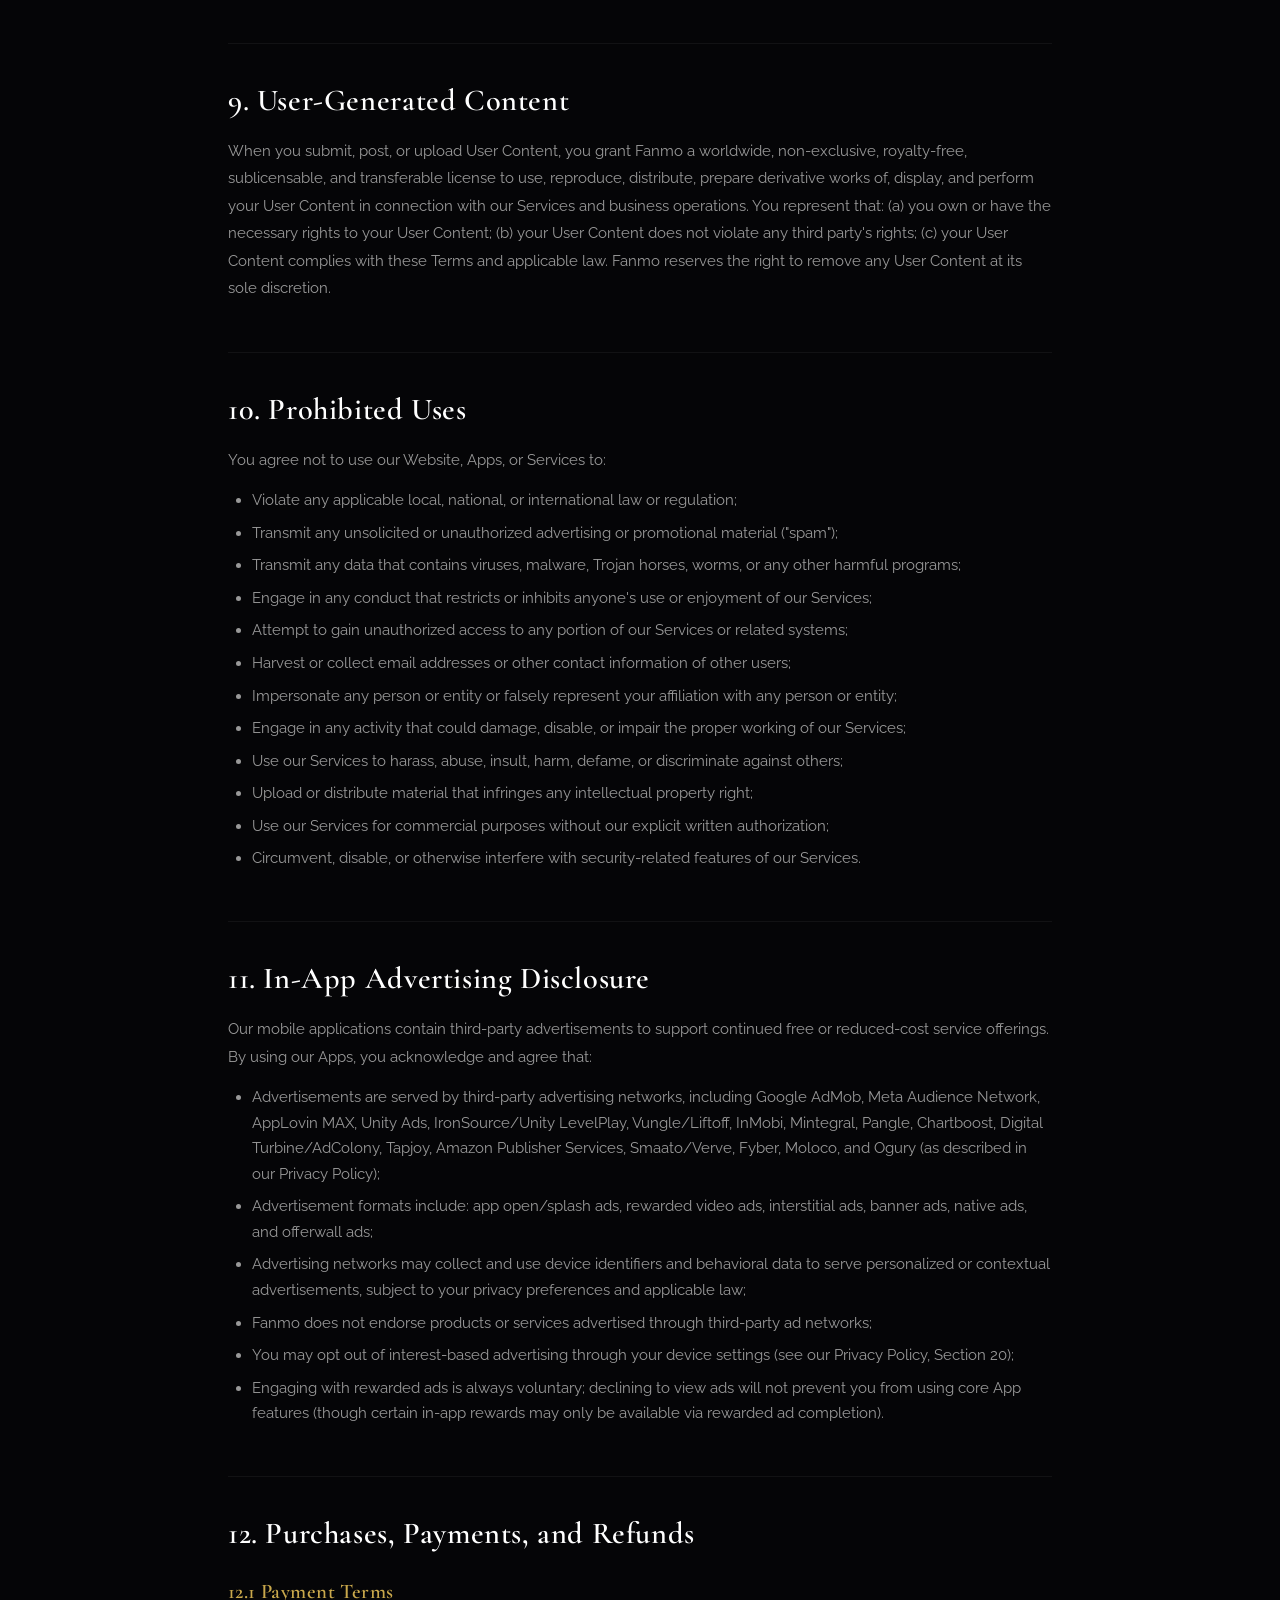
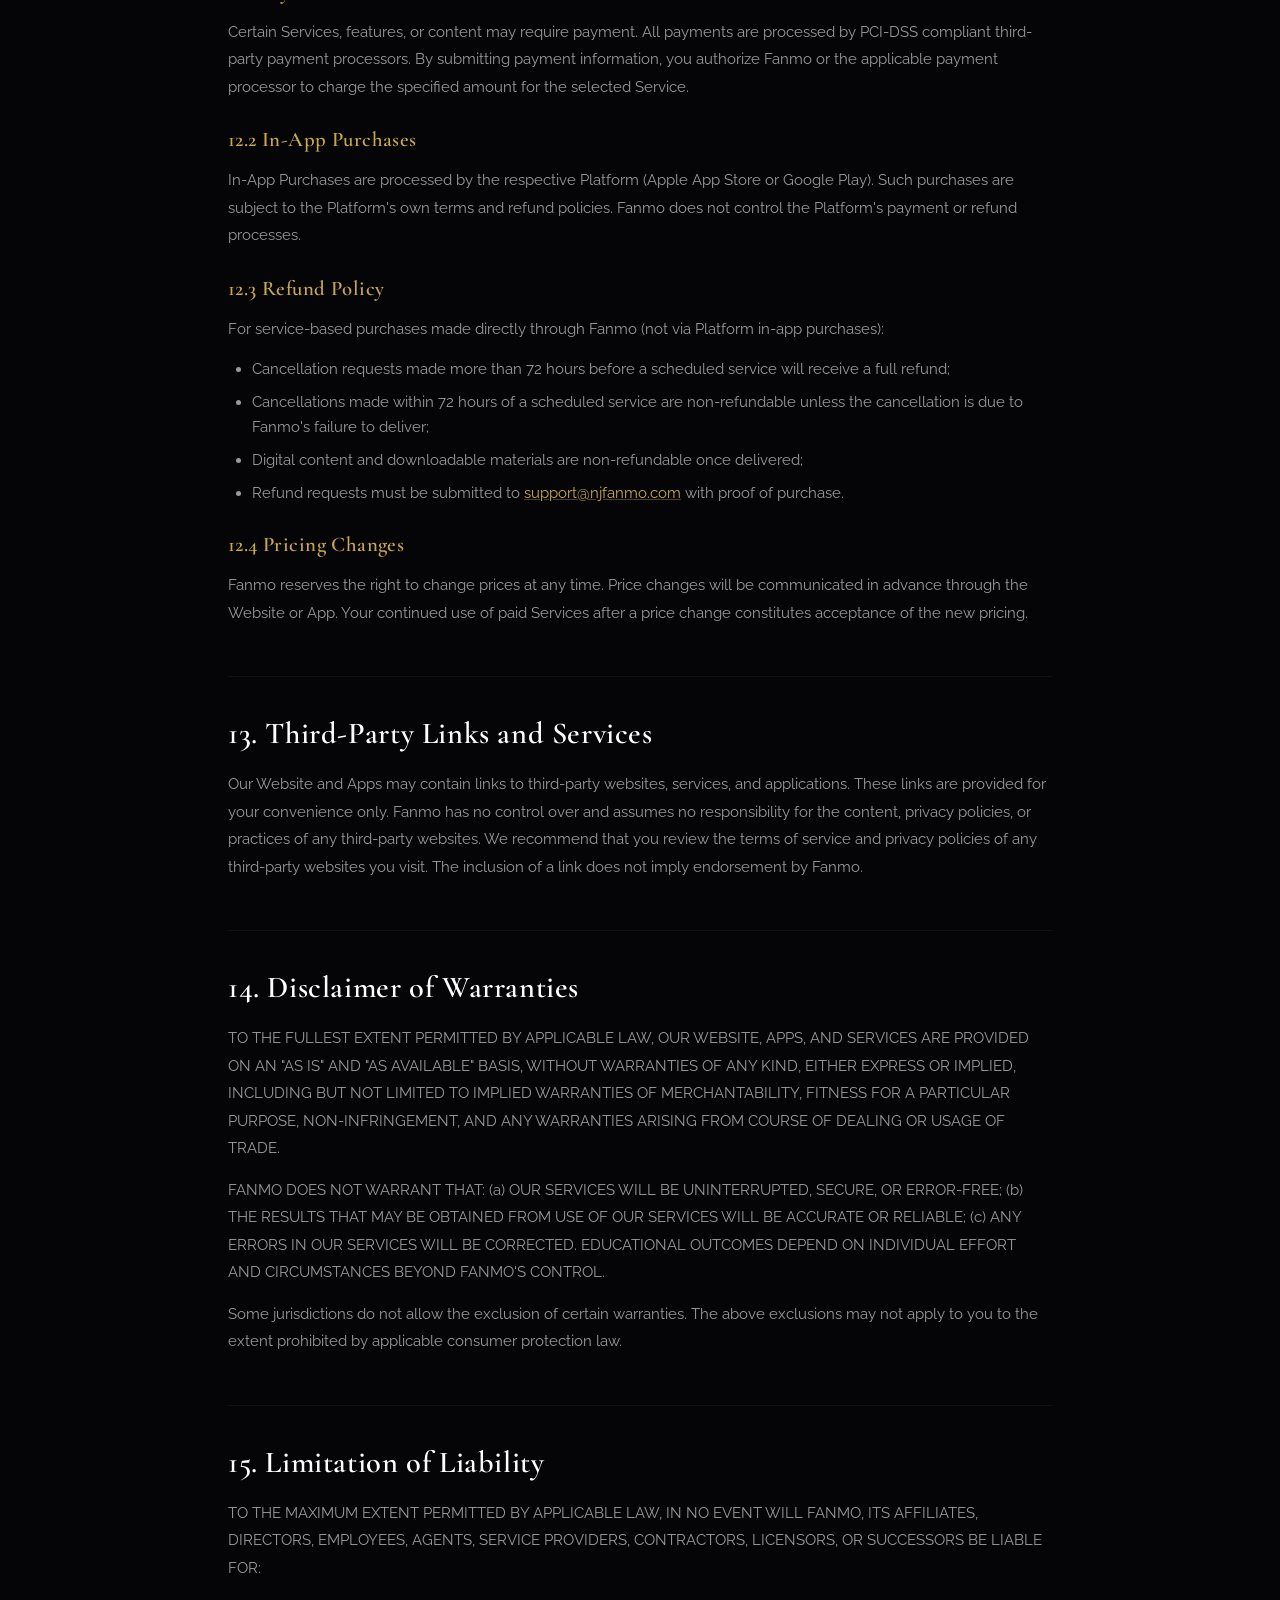
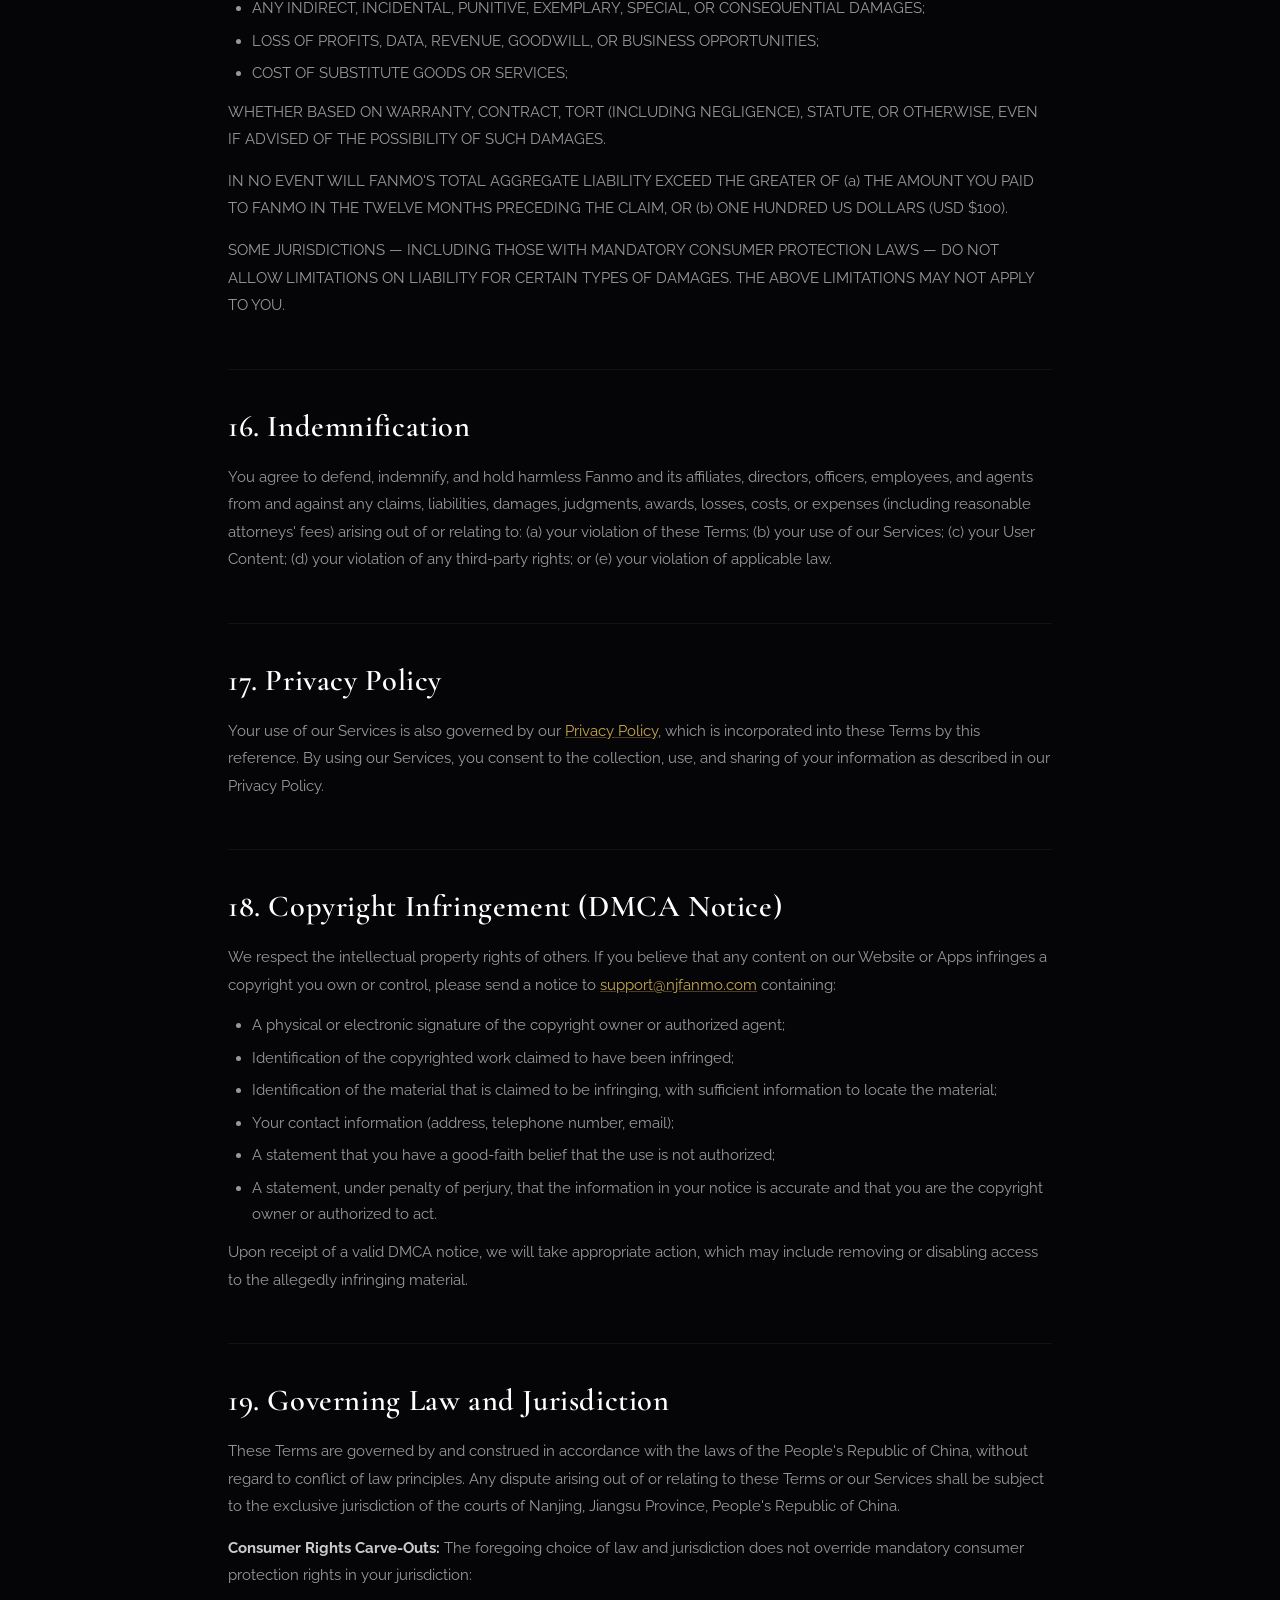
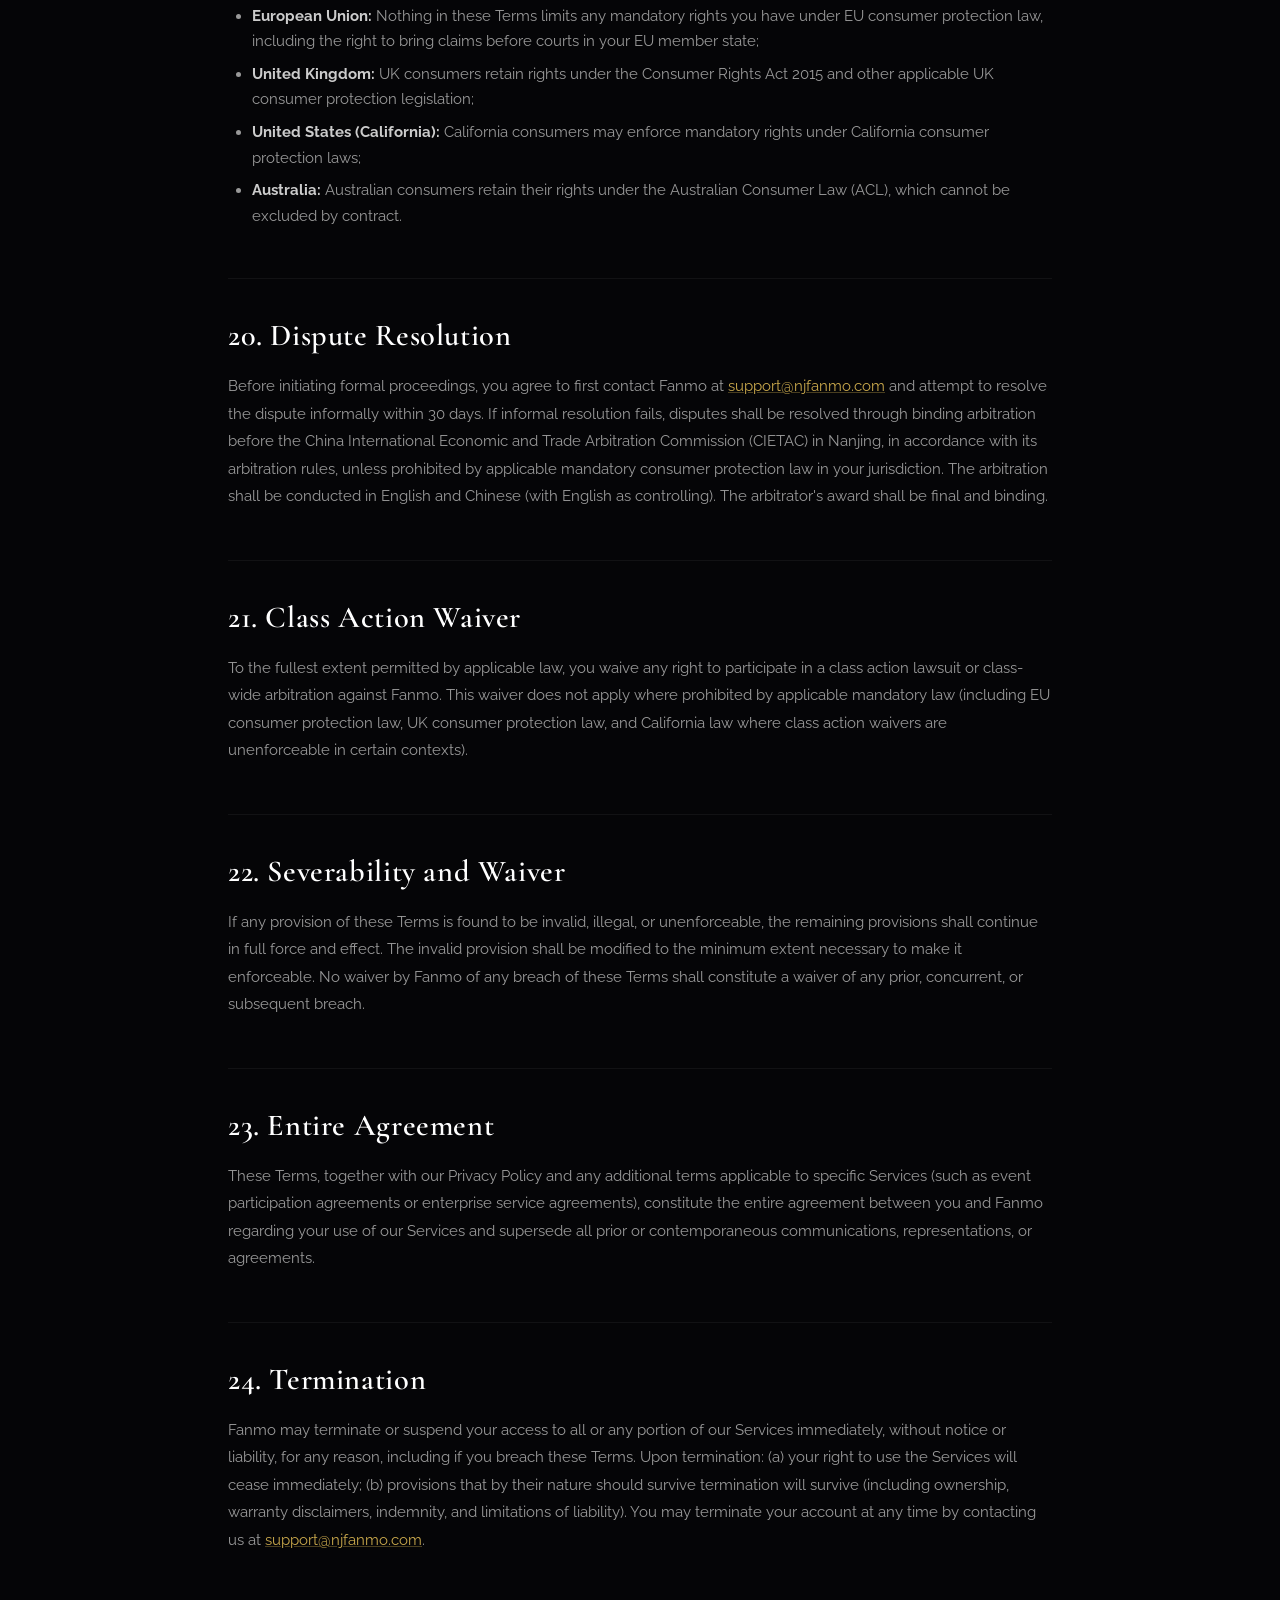
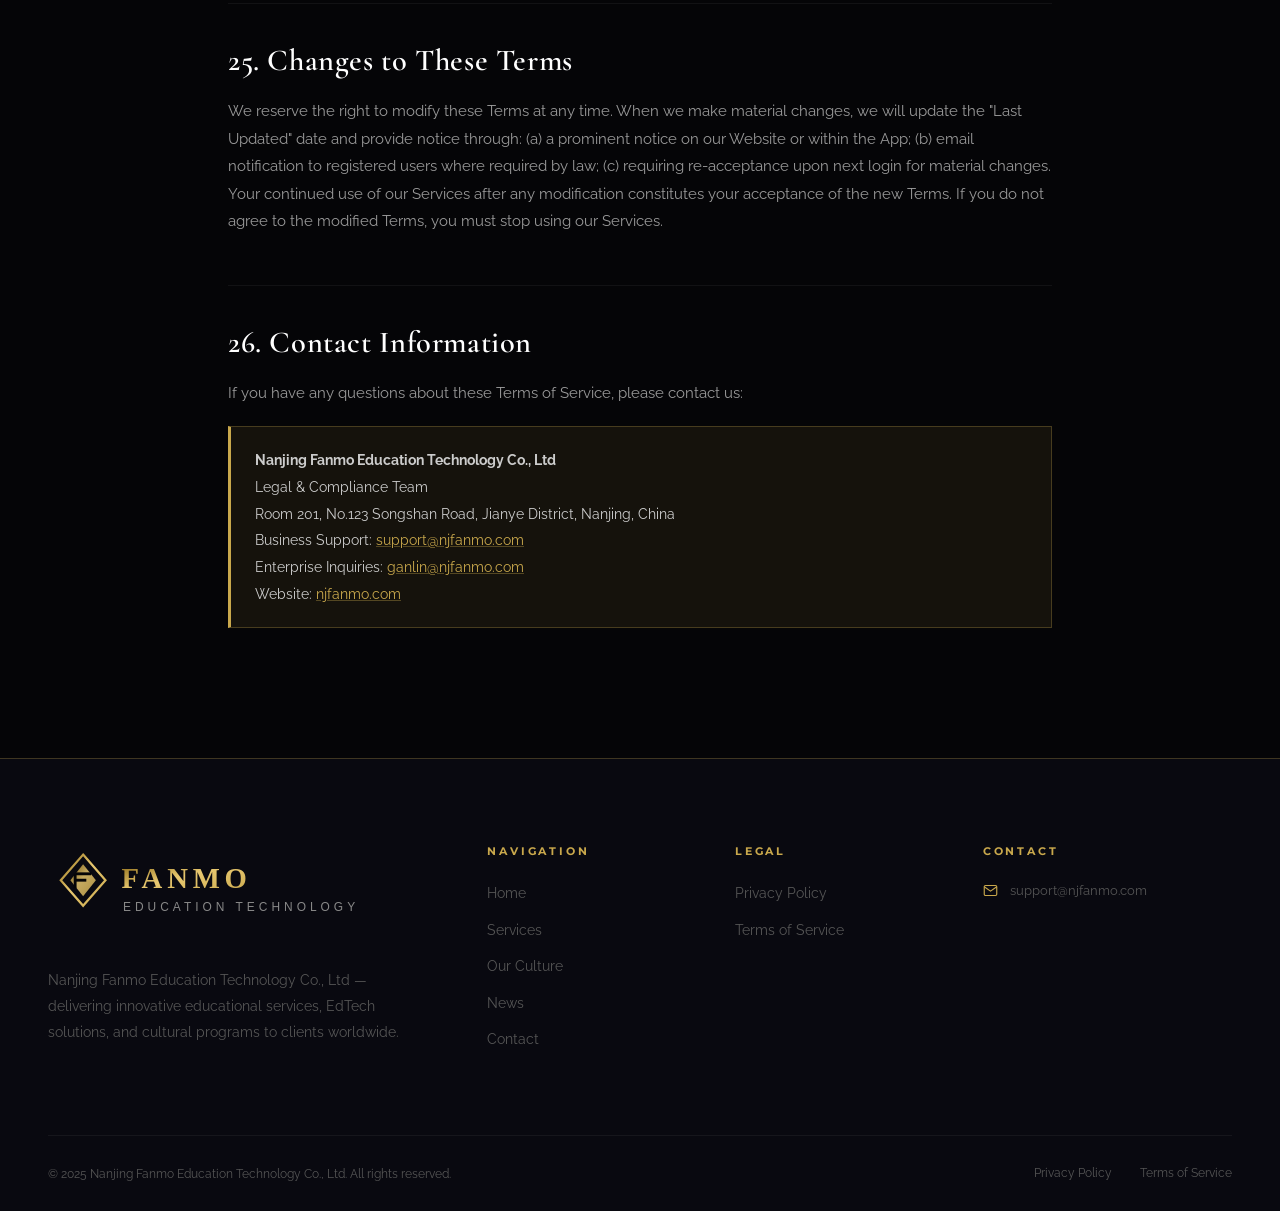
<file: terms.html>
<!DOCTYPE html>
<html lang="en">
<head>
  <meta charset="UTF-8">
  <meta name="viewport" content="width=device-width, initial-scale=1.0">
  <title>Terms of Service | Fanmo Education Technology</title>
  <meta name="description" content="Terms of Service for Nanjing Fanmo Education Technology Co., Ltd — governing website use, mobile applications, educational services, and all related products.">
  <meta name="robots" content="index, follow">
  <link rel="canonical" href="https://njfanmo.com/terms.html">
  <link rel="preconnect" href="https://fonts.googleapis.com">
  <link rel="preconnect" href="https://fonts.gstatic.com" crossorigin>
  <link href="https://fonts.googleapis.com/css2?family=Cormorant+Garamond:ital,wght@0,300;0,400;0,600;1,400&family=Raleway:wght@300;400;500;600;700&family=Montserrat:wght@400;500;600&display=swap" rel="stylesheet">
  <link rel="stylesheet" href="css/style.css">
  <link rel="stylesheet" href="css/animations.css">
  <link rel="icon" type="image/svg+xml" href="images/favicon.svg">
</head>
<body class="page-body">

<div class="loading-screen" role="status" aria-label="Loading">
  <div class="loading-logo"><img src="images/logo.svg" alt="Fanmo Education Technology" width="180"></div>
  <div class="loading-bar"><div class="loading-prog"></div></div>
</div>
<div class="scroll-progress" aria-hidden="true"></div>

<nav class="nav" role="navigation" aria-label="Main navigation">
  <div class="nav-inner">
    <a href="index.html" class="nav-logo"><img src="images/logo.svg" alt="Fanmo Education Technology" height="42"></a>
    <ul class="nav-menu" role="list">
      <li class="nav-item"><a href="index.html">Home</a></li>
      <li class="nav-item"><a href="services.html">Services</a></li>
      <li class="nav-item"><a href="culture.html">Our Culture</a></li>
      <li class="nav-item"><a href="news.html">News</a></li>
      <li class="nav-item"><a href="contact.html">Contact</a></li>
    </ul>
    <div class="nav-cta"><a href="contact.html" class="btn btn-outline btn-sm">Get in Touch</a></div>
    <button class="nav-burger" aria-label="Toggle mobile menu" aria-expanded="false"><span></span><span></span><span></span></button>
  </div>
</nav>
<nav class="nav-mobile" role="dialog" aria-modal="true" aria-label="Mobile navigation">
  <a href="index.html">Home</a><a href="services.html">Services</a><a href="culture.html">Our Culture</a><a href="news.html">News</a><a href="contact.html">Contact</a>
</nav>

<main id="main-content">
  <header class="page-hero" aria-label="Terms of Service header">
    <div class="container">
      <nav class="breadcrumb" aria-label="Breadcrumb">
        <a href="index.html">Home</a>
        <svg viewBox="0 0 24 24" fill="none" stroke="currentColor" stroke-width="2"><polyline points="9 18 15 12 9 6"/></svg>
        <span>Terms of Service</span>
      </nav>
      <p class="label">Legal</p>
      <h1>Terms of <em>Service</em></h1>
      <p>Please read these Terms of Service carefully before using our website, mobile applications, or any services provided by Fanmo Education Technology.</p>
    </div>
  </header>

  <section class="legal-page" aria-label="Terms of service content">
    <div class="legal-wrap">

      <div class="legal-meta">
        <p><strong>Effective Date:</strong> May 1, 2025 &nbsp;|&nbsp; <strong>Last Updated:</strong> May 1, 2025 &nbsp;|&nbsp; <strong>Version:</strong> 2.0</p>
      </div>

      <div class="legal-toc">
        <h5>Table of Contents</h5>
        <ol>
          <li><a href="#t1">Acceptance of Terms</a></li>
          <li><a href="#t2">Definitions</a></li>
          <li><a href="#t3">Services Description</a></li>
          <li><a href="#t4">Mobile Application Terms</a></li>
          <li><a href="#t5">Apple App Store Additional Terms</a></li>
          <li><a href="#t6">Google Play Additional Terms</a></li>
          <li><a href="#t7">User Accounts and Registration</a></li>
          <li><a href="#t8">Intellectual Property</a></li>
          <li><a href="#t9">User-Generated Content</a></li>
          <li><a href="#t10">Prohibited Uses</a></li>
          <li><a href="#t11">In-App Advertising Disclosure</a></li>
          <li><a href="#t12">Purchases, Payments, and Refunds</a></li>
          <li><a href="#t13">Third-Party Links and Services</a></li>
          <li><a href="#t14">Disclaimer of Warranties</a></li>
          <li><a href="#t15">Limitation of Liability</a></li>
          <li><a href="#t16">Indemnification</a></li>
          <li><a href="#t17">Privacy Policy</a></li>
          <li><a href="#t18">Copyright Infringement (DMCA)</a></li>
          <li><a href="#t19">Governing Law and Jurisdiction</a></li>
          <li><a href="#t20">Dispute Resolution</a></li>
          <li><a href="#t21">Class Action Waiver</a></li>
          <li><a href="#t22">Severability and Waiver</a></li>
          <li><a href="#t23">Entire Agreement</a></li>
          <li><a href="#t24">Termination</a></li>
          <li><a href="#t25">Changes to These Terms</a></li>
          <li><a href="#t26">Contact Information</a></li>
        </ol>
      </div>

      <!-- 1 -->
      <h2 id="t1">1. Acceptance of Terms</h2>
      <p>These Terms of Service ("Terms") constitute a legally binding agreement between you ("you" or "User") and Nanjing Fanmo Education Technology Co., Ltd ("Fanmo", "we", "our", or "us"), governing your access to and use of:</p>
      <ul>
        <li>The website located at <a href="https://njfanmo.com">njfanmo.com</a> and all associated pages and subdomains ("Website");</li>
        <li>Fanmo's mobile applications published on the Google Play Store and Apple App Store ("Apps");</li>
        <li>All educational consulting, cultural, training, technology, and related services provided by Fanmo ("Services").</li>
      </ul>
      <p>By accessing the Website, downloading or launching the Apps, or using any of our Services, you represent that you: (a) have read, understand, and agree to be bound by these Terms; (b) have the legal authority to enter into this agreement; and (c) are at least 18 years old (or have parental/guardian consent if between 13 and 18).</p>
      <div class="legal-highlight"><p><strong>If you do not agree with these Terms, please do not access or use our Website, Apps, or Services.</strong></p></div>

      <!-- 2 -->
      <h2 id="t2">2. Definitions</h2>
      <ul>
        <li><strong>"Content"</strong> means all text, images, videos, audio, software, data, educational materials, and other materials available through our Services;</li>
        <li><strong>"User Content"</strong> means any content, materials, or information that you upload, post, submit, or transmit through our Services;</li>
        <li><strong>"Account"</strong> means the user account you create to access certain features of our Services;</li>
        <li><strong>"Platform"</strong> refers to Google Play Store or Apple App Store, as applicable;</li>
        <li><strong>"In-App Purchase"</strong> means any purchase of premium content, features, or subscriptions made within the Apps;</li>
        <li><strong>"Enterprise Client"</strong> means a company or organization that has entered into a separate written agreement with Fanmo for enterprise-level services.</li>
      </ul>

      <!-- 3 -->
      <h2 id="t3">3. Services Description</h2>
      <p>Fanmo provides an integrated portfolio of educational and cultural services including but not limited to:</p>
      <ul>
        <li>Educational consulting and academic guidance;</li>
        <li>Educational technology research, development, and promotion services;</li>
        <li>Cultural and artistic exchange programs;</li>
        <li>Literary creation and publication support;</li>
        <li>Art training programs (non-academic supplementary education);</li>
        <li>Calligraphy and fine arts interest guidance;</li>
        <li>Study tour planning and coordination;</li>
        <li>Corporate team-building activities and events;</li>
        <li>Office, cultural, sports supplies, and books retail;</li>
        <li>Marketing planning and strategy consulting;</li>
        <li>Conference, event, and meeting services;</li>
        <li>Graphic design and production services;</li>
        <li>Mobile application products and digital tools.</li>
      </ul>
      <p>Fanmo reserves the right to modify, suspend, discontinue, or add new services at any time without prior notice. We will not be liable to you or any third party for any modification, suspension, or discontinuation of Services.</p>

      <!-- 4 -->
      <h2 id="t4">4. Mobile Application Terms</h2>
      <p>In addition to these Terms, your use of the Apps is subject to the following conditions:</p>
      <h3>4.1 License Grant</h3>
      <p>Subject to your compliance with these Terms, Fanmo grants you a limited, non-exclusive, non-transferable, revocable license to download, install, and use the Apps on devices that you own or control, solely for your personal, non-commercial purposes as permitted by these Terms and the applicable Platform's terms of service.</p>
      <h3>4.2 License Restrictions</h3>
      <p>You may not:</p>
      <ul>
        <li>Copy, modify, or distribute the Apps or any portion thereof;</li>
        <li>Reverse engineer, decompile, disassemble, or attempt to derive the source code of the Apps;</li>
        <li>Remove, alter, or obscure any proprietary notices on the Apps;</li>
        <li>Use the Apps for any unlawful purpose or in violation of these Terms;</li>
        <li>Transfer your license to use the Apps to another person or entity;</li>
        <li>Use any automated tools, bots, or scrapers to interact with the Apps;</li>
        <li>Attempt to interfere with the proper functioning of the Apps or related servers.</li>
      </ul>
      <h3>4.3 Updates</h3>
      <p>Fanmo may release updates to the Apps. Such updates may be required for continued use. Updates are subject to these Terms unless a separate license accompanies the update.</p>
      <h3>4.4 Third-Party Equipment</h3>
      <p>Use of the Apps requires compatible devices, internet connection, and may require certain software. These requirements are your responsibility and Fanmo does not guarantee the Apps will function on every device or OS configuration.</p>

      <!-- 5 -->
      <h2 id="t5">5. Apple App Store Additional Terms</h2>
      <p>If you download the App from the Apple App Store, the following additional terms apply:</p>
      <ul>
        <li><strong>Acknowledgement:</strong> These Terms are concluded between you and Fanmo, not with Apple, Inc. ("Apple"). Apple is not responsible for the App or its content;</li>
        <li><strong>Scope of License:</strong> The license granted is limited to a non-transferable license to use the App on any Apple-branded products you own or control as permitted by Apple's Usage Rules in its Terms of Service;</li>
        <li><strong>Maintenance and Support:</strong> Fanmo, not Apple, is responsible for providing maintenance and support services for the App. Apple has no obligation to furnish any maintenance and support services;</li>
        <li><strong>Warranty:</strong> Fanmo, not Apple, is responsible for any product warranties. In the case of any failure of the App to conform to any applicable warranty, you may notify Apple, and Apple will refund the purchase price (if any) for the App. To the maximum extent permitted by applicable law, Apple will have no other warranty obligation;</li>
        <li><strong>Product Claims:</strong> Fanmo, not Apple, is responsible for addressing any claims by you or any third party relating to the App, including product liability claims, consumer protection claims, intellectual property infringement claims, and claims under consumer protection or similar legislation;</li>
        <li><strong>Third-Party Beneficiary:</strong> Apple and its subsidiaries are third-party beneficiaries of these Terms. Upon your acceptance of these Terms, Apple will have the right (and will be deemed to have accepted the right) to enforce these Terms against you as a third-party beneficiary.</li>
      </ul>

      <!-- 6 -->
      <h2 id="t6">6. Google Play Additional Terms</h2>
      <p>If you download the App from the Google Play Store, the following additional terms apply:</p>
      <ul>
        <li>These Terms are concluded between you and Fanmo, not with Google LLC ("Google"). Google is not responsible for the App or its content;</li>
        <li>Google LLC is not a party to these Terms and is not responsible for the App. Google LLC does not provide any warranty for the App;</li>
        <li>Your use of the App is also subject to the Google Play Terms of Service (<a href="https://play.google.com/intl/en_us/about/play-terms/" target="_blank" rel="noopener noreferrer">play.google.com terms</a>). In the event of conflict between these Terms and the Google Play Terms of Service with respect to the App, these Terms will govern;</li>
        <li>To the extent permitted by applicable law, Google has no warranty, support, indemnity, or liability obligations with respect to the App.</li>
      </ul>

      <!-- 7 -->
      <h2 id="t7">7. User Accounts and Registration</h2>
      <h3>7.1 Account Creation</h3>
      <p>Some features of our Services require you to create an Account. You agree to: (a) provide accurate, current, and complete information during registration; (b) maintain and update your account information; (c) maintain the confidentiality of your password; (d) immediately notify us of any unauthorized use of your Account at <a href="mailto:support@njfanmo.com">support@njfanmo.com</a>.</p>
      <h3>7.2 Account Responsibility</h3>
      <p>You are responsible for all activities that occur under your Account. Fanmo is not responsible for any loss or damage arising from your failure to maintain account security. You may not share your account credentials or transfer your Account to another person.</p>
      <h3>7.3 Account Termination</h3>
      <p>We reserve the right to suspend or terminate your Account at our sole discretion, without notice, for conduct that we determine violates these Terms, is harmful to other users, third parties, or the integrity of our Services, or for any other reason.</p>

      <!-- 8 -->
      <h2 id="t8">8. Intellectual Property</h2>
      <h3>8.1 Fanmo's Property</h3>
      <p>All content, features, and functionality of our Website, Apps, and Services — including but not limited to text, graphics, logos, icons, images, audio/video clips, digital downloads, data compilations, software, and the design, selection, and arrangement thereof — are the exclusive property of Fanmo or its licensors and are protected by applicable copyright, trademark, patent, trade secret, and other intellectual property laws.</p>
      <h3>8.2 Trademarks</h3>
      <p>"FANMO", the Fanmo logo, and all related names, logos, product and service names, designs, and slogans are trademarks of Nanjing Fanmo Education Technology Co., Ltd. You may not use these marks without our prior written permission.</p>
      <h3>8.3 Limited License to Content</h3>
      <p>We grant you a limited, non-exclusive, non-transferable license to access and use our Content for personal, non-commercial educational purposes. You may not: reproduce, distribute, publicly display, publicly perform, modify, create derivative works from, or otherwise exploit our Content without our prior written consent.</p>

      <!-- 9 -->
      <h2 id="t9">9. User-Generated Content</h2>
      <p>When you submit, post, or upload User Content, you grant Fanmo a worldwide, non-exclusive, royalty-free, sublicensable, and transferable license to use, reproduce, distribute, prepare derivative works of, display, and perform your User Content in connection with our Services and business operations. You represent that: (a) you own or have the necessary rights to your User Content; (b) your User Content does not violate any third party's rights; (c) your User Content complies with these Terms and applicable law. Fanmo reserves the right to remove any User Content at its sole discretion.</p>

      <!-- 10 -->
      <h2 id="t10">10. Prohibited Uses</h2>
      <p>You agree not to use our Website, Apps, or Services to:</p>
      <ul>
        <li>Violate any applicable local, national, or international law or regulation;</li>
        <li>Transmit any unsolicited or unauthorized advertising or promotional material ("spam");</li>
        <li>Transmit any data that contains viruses, malware, Trojan horses, worms, or any other harmful programs;</li>
        <li>Engage in any conduct that restricts or inhibits anyone's use or enjoyment of our Services;</li>
        <li>Attempt to gain unauthorized access to any portion of our Services or related systems;</li>
        <li>Harvest or collect email addresses or other contact information of other users;</li>
        <li>Impersonate any person or entity or falsely represent your affiliation with any person or entity;</li>
        <li>Engage in any activity that could damage, disable, or impair the proper working of our Services;</li>
        <li>Use our Services to harass, abuse, insult, harm, defame, or discriminate against others;</li>
        <li>Upload or distribute material that infringes any intellectual property right;</li>
        <li>Use our Services for commercial purposes without our explicit written authorization;</li>
        <li>Circumvent, disable, or otherwise interfere with security-related features of our Services.</li>
      </ul>

      <!-- 11 -->
      <h2 id="t11">11. In-App Advertising Disclosure</h2>
      <p>Our mobile applications contain third-party advertisements to support continued free or reduced-cost service offerings. By using our Apps, you acknowledge and agree that:</p>
      <ul>
        <li>Advertisements are served by third-party advertising networks, including Google AdMob, Meta Audience Network, AppLovin MAX, Unity Ads, IronSource/Unity LevelPlay, Vungle/Liftoff, InMobi, Mintegral, Pangle, Chartboost, Digital Turbine/AdColony, Tapjoy, Amazon Publisher Services, Smaato/Verve, Fyber, Moloco, and Ogury (as described in our Privacy Policy);</li>
        <li>Advertisement formats include: app open/splash ads, rewarded video ads, interstitial ads, banner ads, native ads, and offerwall ads;</li>
        <li>Advertising networks may collect and use device identifiers and behavioral data to serve personalized or contextual advertisements, subject to your privacy preferences and applicable law;</li>
        <li>Fanmo does not endorse products or services advertised through third-party ad networks;</li>
        <li>You may opt out of interest-based advertising through your device settings (see our Privacy Policy, Section 20);</li>
        <li>Engaging with rewarded ads is always voluntary; declining to view ads will not prevent you from using core App features (though certain in-app rewards may only be available via rewarded ad completion).</li>
      </ul>

      <!-- 12 -->
      <h2 id="t12">12. Purchases, Payments, and Refunds</h2>
      <h3>12.1 Payment Terms</h3>
      <p>Certain Services, features, or content may require payment. All payments are processed by PCI-DSS compliant third-party payment processors. By submitting payment information, you authorize Fanmo or the applicable payment processor to charge the specified amount for the selected Service.</p>
      <h3>12.2 In-App Purchases</h3>
      <p>In-App Purchases are processed by the respective Platform (Apple App Store or Google Play). Such purchases are subject to the Platform's own terms and refund policies. Fanmo does not control the Platform's payment or refund processes.</p>
      <h3>12.3 Refund Policy</h3>
      <p>For service-based purchases made directly through Fanmo (not via Platform in-app purchases):</p>
      <ul>
        <li>Cancellation requests made more than 72 hours before a scheduled service will receive a full refund;</li>
        <li>Cancellations made within 72 hours of a scheduled service are non-refundable unless the cancellation is due to Fanmo's failure to deliver;</li>
        <li>Digital content and downloadable materials are non-refundable once delivered;</li>
        <li>Refund requests must be submitted to <a href="mailto:support@njfanmo.com">support@njfanmo.com</a> with proof of purchase.</li>
      </ul>
      <h3>12.4 Pricing Changes</h3>
      <p>Fanmo reserves the right to change prices at any time. Price changes will be communicated in advance through the Website or App. Your continued use of paid Services after a price change constitutes acceptance of the new pricing.</p>

      <!-- 13 -->
      <h2 id="t13">13. Third-Party Links and Services</h2>
      <p>Our Website and Apps may contain links to third-party websites, services, and applications. These links are provided for your convenience only. Fanmo has no control over and assumes no responsibility for the content, privacy policies, or practices of any third-party websites. We recommend that you review the terms of service and privacy policies of any third-party websites you visit. The inclusion of a link does not imply endorsement by Fanmo.</p>

      <!-- 14 -->
      <h2 id="t14">14. Disclaimer of Warranties</h2>
      <p>TO THE FULLEST EXTENT PERMITTED BY APPLICABLE LAW, OUR WEBSITE, APPS, AND SERVICES ARE PROVIDED ON AN "AS IS" AND "AS AVAILABLE" BASIS, WITHOUT WARRANTIES OF ANY KIND, EITHER EXPRESS OR IMPLIED, INCLUDING BUT NOT LIMITED TO IMPLIED WARRANTIES OF MERCHANTABILITY, FITNESS FOR A PARTICULAR PURPOSE, NON-INFRINGEMENT, AND ANY WARRANTIES ARISING FROM COURSE OF DEALING OR USAGE OF TRADE.</p>
      <p>FANMO DOES NOT WARRANT THAT: (a) OUR SERVICES WILL BE UNINTERRUPTED, SECURE, OR ERROR-FREE; (b) THE RESULTS THAT MAY BE OBTAINED FROM USE OF OUR SERVICES WILL BE ACCURATE OR RELIABLE; (c) ANY ERRORS IN OUR SERVICES WILL BE CORRECTED. EDUCATIONAL OUTCOMES DEPEND ON INDIVIDUAL EFFORT AND CIRCUMSTANCES BEYOND FANMO'S CONTROL.</p>
      <p>Some jurisdictions do not allow the exclusion of certain warranties. The above exclusions may not apply to you to the extent prohibited by applicable consumer protection law.</p>

      <!-- 15 -->
      <h2 id="t15">15. Limitation of Liability</h2>
      <p>TO THE MAXIMUM EXTENT PERMITTED BY APPLICABLE LAW, IN NO EVENT WILL FANMO, ITS AFFILIATES, DIRECTORS, EMPLOYEES, AGENTS, SERVICE PROVIDERS, CONTRACTORS, LICENSORS, OR SUCCESSORS BE LIABLE FOR:</p>
      <ul>
        <li>ANY INDIRECT, INCIDENTAL, PUNITIVE, EXEMPLARY, SPECIAL, OR CONSEQUENTIAL DAMAGES;</li>
        <li>LOSS OF PROFITS, DATA, REVENUE, GOODWILL, OR BUSINESS OPPORTUNITIES;</li>
        <li>COST OF SUBSTITUTE GOODS OR SERVICES;</li>
      </ul>
      <p>WHETHER BASED ON WARRANTY, CONTRACT, TORT (INCLUDING NEGLIGENCE), STATUTE, OR OTHERWISE, EVEN IF ADVISED OF THE POSSIBILITY OF SUCH DAMAGES.</p>
      <p>IN NO EVENT WILL FANMO'S TOTAL AGGREGATE LIABILITY EXCEED THE GREATER OF (a) THE AMOUNT YOU PAID TO FANMO IN THE TWELVE MONTHS PRECEDING THE CLAIM, OR (b) ONE HUNDRED US DOLLARS (USD $100).</p>
      <p>SOME JURISDICTIONS — INCLUDING THOSE WITH MANDATORY CONSUMER PROTECTION LAWS — DO NOT ALLOW LIMITATIONS ON LIABILITY FOR CERTAIN TYPES OF DAMAGES. THE ABOVE LIMITATIONS MAY NOT APPLY TO YOU.</p>

      <!-- 16 -->
      <h2 id="t16">16. Indemnification</h2>
      <p>You agree to defend, indemnify, and hold harmless Fanmo and its affiliates, directors, officers, employees, and agents from and against any claims, liabilities, damages, judgments, awards, losses, costs, or expenses (including reasonable attorneys' fees) arising out of or relating to: (a) your violation of these Terms; (b) your use of our Services; (c) your User Content; (d) your violation of any third-party rights; or (e) your violation of applicable law.</p>

      <!-- 17 -->
      <h2 id="t17">17. Privacy Policy</h2>
      <p>Your use of our Services is also governed by our <a href="privacy.html">Privacy Policy</a>, which is incorporated into these Terms by this reference. By using our Services, you consent to the collection, use, and sharing of your information as described in our Privacy Policy.</p>

      <!-- 18 -->
      <h2 id="t18">18. Copyright Infringement (DMCA Notice)</h2>
      <p>We respect the intellectual property rights of others. If you believe that any content on our Website or Apps infringes a copyright you own or control, please send a notice to <a href="mailto:support@njfanmo.com">support@njfanmo.com</a> containing:</p>
      <ul>
        <li>A physical or electronic signature of the copyright owner or authorized agent;</li>
        <li>Identification of the copyrighted work claimed to have been infringed;</li>
        <li>Identification of the material that is claimed to be infringing, with sufficient information to locate the material;</li>
        <li>Your contact information (address, telephone number, email);</li>
        <li>A statement that you have a good-faith belief that the use is not authorized;</li>
        <li>A statement, under penalty of perjury, that the information in your notice is accurate and that you are the copyright owner or authorized to act.</li>
      </ul>
      <p>Upon receipt of a valid DMCA notice, we will take appropriate action, which may include removing or disabling access to the allegedly infringing material.</p>

      <!-- 19 -->
      <h2 id="t19">19. Governing Law and Jurisdiction</h2>
      <p>These Terms are governed by and construed in accordance with the laws of the People's Republic of China, without regard to conflict of law principles. Any dispute arising out of or relating to these Terms or our Services shall be subject to the exclusive jurisdiction of the courts of Nanjing, Jiangsu Province, People's Republic of China.</p>
      <p><strong>Consumer Rights Carve-Outs:</strong> The foregoing choice of law and jurisdiction does not override mandatory consumer protection rights in your jurisdiction:</p>
      <ul>
        <li><strong>European Union:</strong> Nothing in these Terms limits any mandatory rights you have under EU consumer protection law, including the right to bring claims before courts in your EU member state;</li>
        <li><strong>United Kingdom:</strong> UK consumers retain rights under the Consumer Rights Act 2015 and other applicable UK consumer protection legislation;</li>
        <li><strong>United States (California):</strong> California consumers may enforce mandatory rights under California consumer protection laws;</li>
        <li><strong>Australia:</strong> Australian consumers retain their rights under the Australian Consumer Law (ACL), which cannot be excluded by contract.</li>
      </ul>

      <!-- 20 -->
      <h2 id="t20">20. Dispute Resolution</h2>
      <p>Before initiating formal proceedings, you agree to first contact Fanmo at <a href="mailto:support@njfanmo.com">support@njfanmo.com</a> and attempt to resolve the dispute informally within 30 days. If informal resolution fails, disputes shall be resolved through binding arbitration before the China International Economic and Trade Arbitration Commission (CIETAC) in Nanjing, in accordance with its arbitration rules, unless prohibited by applicable mandatory consumer protection law in your jurisdiction. The arbitration shall be conducted in English and Chinese (with English as controlling). The arbitrator's award shall be final and binding.</p>

      <!-- 21 -->
      <h2 id="t21">21. Class Action Waiver</h2>
      <p>To the fullest extent permitted by applicable law, you waive any right to participate in a class action lawsuit or class-wide arbitration against Fanmo. This waiver does not apply where prohibited by applicable mandatory law (including EU consumer protection law, UK consumer protection law, and California law where class action waivers are unenforceable in certain contexts).</p>

      <!-- 22 -->
      <h2 id="t22">22. Severability and Waiver</h2>
      <p>If any provision of these Terms is found to be invalid, illegal, or unenforceable, the remaining provisions shall continue in full force and effect. The invalid provision shall be modified to the minimum extent necessary to make it enforceable. No waiver by Fanmo of any breach of these Terms shall constitute a waiver of any prior, concurrent, or subsequent breach.</p>

      <!-- 23 -->
      <h2 id="t23">23. Entire Agreement</h2>
      <p>These Terms, together with our Privacy Policy and any additional terms applicable to specific Services (such as event participation agreements or enterprise service agreements), constitute the entire agreement between you and Fanmo regarding your use of our Services and supersede all prior or contemporaneous communications, representations, or agreements.</p>

      <!-- 24 -->
      <h2 id="t24">24. Termination</h2>
      <p>Fanmo may terminate or suspend your access to all or any portion of our Services immediately, without notice or liability, for any reason, including if you breach these Terms. Upon termination: (a) your right to use the Services will cease immediately; (b) provisions that by their nature should survive termination will survive (including ownership, warranty disclaimers, indemnity, and limitations of liability). You may terminate your account at any time by contacting us at <a href="mailto:support@njfanmo.com">support@njfanmo.com</a>.</p>

      <!-- 25 -->
      <h2 id="t25">25. Changes to These Terms</h2>
      <p>We reserve the right to modify these Terms at any time. When we make material changes, we will update the "Last Updated" date and provide notice through: (a) a prominent notice on our Website or within the App; (b) email notification to registered users where required by law; (c) requiring re-acceptance upon next login for material changes. Your continued use of our Services after any modification constitutes your acceptance of the new Terms. If you do not agree to the modified Terms, you must stop using our Services.</p>

      <!-- 26 -->
      <h2 id="t26">26. Contact Information</h2>
      <p>If you have any questions about these Terms of Service, please contact us:</p>
      <div class="legal-highlight">
        <p>
          <strong>Nanjing Fanmo Education Technology Co., Ltd</strong><br>
          Legal &amp; Compliance Team<br>
          Room 201, No.123 Songshan Road, Jianye District, Nanjing, China<br>
          Business Support: <a href="mailto:support@njfanmo.com">support@njfanmo.com</a><br>
          Enterprise Inquiries: <a href="mailto:ganlin@njfanmo.com">ganlin@njfanmo.com</a><br>
          Website: <a href="https://njfanmo.com">njfanmo.com</a>
        </p>
      </div>

    </div>
  </section>
</main>

<footer class="footer" role="contentinfo">
  <div class="container">
    <div class="footer-grid">
      <div class="footer-brand">
        <a href="index.html" class="footer-logo"><img src="images/logo.svg" alt="Fanmo Education Technology" height="44"></a>
        <p>Nanjing Fanmo Education Technology Co., Ltd — delivering innovative educational services, EdTech solutions, and cultural programs to clients worldwide.</p>
      </div>
      <div class="footer-col"><h6>Navigation</h6><ul class="footer-links"><li><a href="index.html">Home</a></li><li><a href="services.html">Services</a></li><li><a href="culture.html">Our Culture</a></li><li><a href="news.html">News</a></li><li><a href="contact.html">Contact</a></li></ul></div>
      <div class="footer-col"><h6>Legal</h6><ul class="footer-links"><li><a href="privacy.html">Privacy Policy</a></li><li><a href="terms.html">Terms of Service</a></li></ul></div>
      <div class="footer-col"><h6>Contact</h6>
        <div class="footer-contact-item"><svg viewBox="0 0 24 24" fill="none" stroke="currentColor" stroke-width="1.8"><path d="M4 4h16c1.1 0 2 .9 2 2v12c0 1.1-.9 2-2 2H4c-1.1 0-2-.9-2-2V6c0-1.1.9-2 2-2z"/><polyline points="22,6 12,13 2,6"/></svg><span><a href="mailto:support@njfanmo.com">support@njfanmo.com</a></span></div>
      </div>
    </div>
    <div class="footer-bottom">
      <p class="footer-copy">&copy; 2025 Nanjing Fanmo Education Technology Co., Ltd. All rights reserved.</p>
      <div class="footer-legal"><a href="privacy.html">Privacy Policy</a><a href="terms.html">Terms of Service</a></div>
    </div>
  </div>
</footer>

<button class="back-top" aria-label="Back to top">
  <svg viewBox="0 0 24 24" fill="none" stroke="currentColor" stroke-width="2"><path d="M18 15l-6-6-6 6"/></svg>
</button>
<script src="js/main.js"></script>
</body>
</html>
</file>
<file: css/style.css>
/* =============================================
   FANMO EDUCATION TECHNOLOGY - MAIN STYLESHEET
   njfanmo.com | Luxury Dark Theme
   ============================================= */

@import url('https://fonts.googleapis.com/css2?family=Cormorant+Garamond:ital,wght@0,300;0,400;0,500;0,600;0,700;1,300;1,400;1,600&family=Raleway:wght@300;400;500;600;700&family=Montserrat:wght@300;400;500;600;700&display=swap');

/* ---- CSS Reset ---- */
*, *::before, *::after { margin:0; padding:0; box-sizing:border-box; }

/* ---- Root Variables ---- */
:root {
  --bg0: #050507;
  --bg1: #090910;
  --bg2: #0f0f16;
  --bg3: #141420;
  --bg4: #1a1a28;
  --gold:       #c9a84c;
  --gold-light: #e8c870;
  --gold-dark:  #8b6914;
  --gold-faint: rgba(201,168,76,0.08);
  --gold-low:   rgba(201,168,76,0.18);
  --gold-border:rgba(201,168,76,0.28);
  --white:    #ffffff;
  --g100: #f0f0f0;
  --g200: #cccccc;
  --g400: #999999;
  --g600: #555555;
  --g800: #222222;
  --serif: 'Cormorant Garamond', Georgia, serif;
  --sans:  'Raleway', Arial, sans-serif;
  --mono:  'Montserrat', monospace;
  --ease:  cubic-bezier(0.25,0.8,0.25,1);
  --t1: 0.2s ease;
  --t2: 0.45s var(--ease);
  --t3: 0.8s var(--ease);
  --sh-gold: 0 0 30px rgba(201,168,76,0.22);
  --sh-gold2:0 0 60px rgba(201,168,76,0.4);
  --sh-dark: 0 8px 40px rgba(0,0,0,0.7);
  --nav-h: 80px;
}

html { scroll-behavior:smooth; font-size:16px; }
body {
  background:var(--bg0);
  color:var(--white);
  font-family:var(--sans);
  font-weight:400;
  line-height:1.6;
  overflow-x:hidden;
  -webkit-font-smoothing:antialiased;
  -moz-osx-font-smoothing:grayscale;
}

/* ---- Typography ---- */
h1,h2,h3,h4,h5,h6 { font-family:var(--serif); font-weight:600; line-height:1.15; letter-spacing:0.02em; }
h1 { font-size:clamp(2.8rem,7vw,5.5rem); }
h2 { font-size:clamp(2rem,4.5vw,3.8rem); }
h3 { font-size:clamp(1.5rem,2.5vw,2.4rem); }
h4 { font-size:clamp(1.2rem,2vw,1.7rem); }
h5 { font-size:1.1rem; }
h6 { font-size:0.95rem; }
p  { line-height:1.85; color:var(--g400); }
a  { color:inherit; text-decoration:none; transition:var(--t1); }
img, svg { max-width:100%; height:auto; }
ul,ol { list-style:none; }

/* ---- Container ---- */
.container { width:100%; max-width:1300px; margin:0 auto; padding:0 48px; }

/* ---- Utilities ---- */
.sec-pad      { padding:110px 0; }
.sec-pad-sm   { padding:70px 0; }
.text-center  { text-align:center; }
.text-gold    { color:var(--gold); }
.text-white   { color:var(--white); }

.label {
  display:inline-flex; align-items:center; gap:14px;
  font-family:var(--mono); font-size:0.72rem; font-weight:600;
  letter-spacing:0.35em; text-transform:uppercase; color:var(--gold);
  margin-bottom:18px;
}
.label::before { content:''; display:block; width:36px; height:1px; background:var(--gold); }

.sec-title { color:var(--white); margin-bottom:18px; }
.sec-desc  { max-width:620px; font-size:1.05rem; line-height:1.85; color:var(--g400); }

.gold-line {
  display:block; width:56px; height:2px; margin:20px auto;
  background:linear-gradient(90deg,var(--gold-dark),var(--gold-light));
}
.gold-line-left {
  display:block; width:56px; height:2px; margin:20px 0;
  background:linear-gradient(90deg,var(--gold-dark),var(--gold-light));
}

/* ---- Buttons ---- */
.btn {
  display:inline-flex; align-items:center; gap:10px;
  padding:14px 38px;
  font-family:var(--mono); font-size:0.78rem; font-weight:600;
  letter-spacing:0.18em; text-transform:uppercase;
  border:none; cursor:pointer;
  position:relative; overflow:hidden;
  transition:transform var(--t1), box-shadow var(--t1);
}
.btn::after {
  content:''; position:absolute; top:0; left:-100%; width:100%; height:100%;
  background:linear-gradient(90deg,transparent,rgba(255,255,255,0.1),transparent);
  transition:left 0.55s ease;
}
.btn:hover::after { left:100%; }

.btn-gold {
  background:linear-gradient(135deg,var(--gold-dark),var(--gold),var(--gold-light));
  color:var(--bg0); box-shadow:var(--sh-gold);
}
.btn-gold:hover { box-shadow:var(--sh-gold2); transform:translateY(-2px); }

.btn-outline {
  background:transparent; color:var(--gold);
  border:1px solid var(--gold-border);
}
.btn-outline:hover { background:var(--gold-faint); border-color:var(--gold); box-shadow:var(--sh-gold); }

.btn-white {
  background:transparent; color:var(--white);
  border:1px solid rgba(255,255,255,0.28);
}
.btn-white:hover { background:rgba(255,255,255,0.06); border-color:rgba(255,255,255,0.5); }

.btn-sm { padding:10px 24px; font-size:0.7rem; }

/* ===================================
   LOADING SCREEN
   =================================== */
.loading-screen {
  position:fixed; inset:0; z-index:9999;
  background:var(--bg0);
  display:flex; flex-direction:column; align-items:center; justify-content:center; gap:36px;
  transition:opacity 0.7s ease, visibility 0.7s ease;
}
.loading-screen.hidden { opacity:0; visibility:hidden; pointer-events:none; }
.loading-logo { animation:ldPulse 1.6s ease-in-out infinite; }
@keyframes ldPulse { 0%,100%{opacity:1;transform:scale(1)} 50%{opacity:0.5;transform:scale(0.95)} }
.loading-bar { width:220px; height:2px; background:rgba(201,168,76,0.15); position:relative; overflow:hidden; }
.loading-prog {
  position:absolute; top:0; left:0; height:100%;
  background:linear-gradient(90deg,var(--gold-dark),var(--gold-light));
  animation:ldBar 1.8s ease forwards;
}
@keyframes ldBar { 0%{width:0} 100%{width:100%} }

/* ===================================
   SCROLL PROGRESS
   =================================== */
.scroll-progress {
  position:fixed; top:0; left:0; height:2px; z-index:10001;
  background:linear-gradient(90deg,var(--gold-dark),var(--gold-light));
  transform-origin:left; transform:scaleX(0);
}

/* ===================================
   CUSTOM CURSOR
   =================================== */
.cursor-dot {
  position:fixed; width:8px; height:8px; border-radius:50%;
  background:var(--gold); pointer-events:none; z-index:10000;
  transform:translate(-50%,-50%); transition:opacity 0.3s;
}
.cursor-ring {
  position:fixed; width:36px; height:36px; border-radius:50%;
  border:1px solid var(--gold); pointer-events:none; z-index:9999;
  transform:translate(-50%,-50%); opacity:0.55;
  transition:width 0.3s ease, height 0.3s ease, opacity 0.3s ease;
}
@media(hover:none){ .cursor-dot,.cursor-ring{ display:none; } }

/* ===================================
   NAVIGATION
   =================================== */
.nav {
  position:fixed; top:0; left:0; right:0; z-index:1000;
  height:var(--nav-h);
  display:flex; align-items:center;
  padding:0 48px;
  transition:background 0.5s ease, border-color 0.5s ease, box-shadow 0.5s ease;
}
.nav.scrolled {
  background:rgba(5,5,7,0.94);
  backdrop-filter:blur(20px);
  -webkit-backdrop-filter:blur(20px);
  border-bottom:1px solid var(--gold-border);
  box-shadow:0 4px 30px rgba(0,0,0,0.5);
}
.nav-inner { width:100%; max-width:1300px; margin:0 auto; display:flex; align-items:center; justify-content:space-between; }
.nav-logo img { height:42px; width:auto; display:block; }

.nav-menu { display:flex; align-items:center; gap:42px; }
.nav-menu li a {
  font-family:var(--mono); font-size:0.76rem; font-weight:600;
  letter-spacing:0.14em; text-transform:uppercase; color:var(--g200);
  position:relative; padding-bottom:4px;
}
.nav-menu li a::after {
  content:''; position:absolute; bottom:0; left:0;
  width:0; height:1px; background:var(--gold);
  transition:width var(--t2);
}
.nav-menu li a:hover, .nav-menu li a.active { color:var(--white); }
.nav-menu li a:hover::after, .nav-menu li a.active::after { width:100%; }

.nav-cta .btn { padding:10px 22px; font-size:0.72rem; }

.nav-burger {
  display:none; flex-direction:column; gap:5px;
  cursor:pointer; background:none; border:none; padding:6px;
}
.nav-burger span { display:block; width:24px; height:2px; background:var(--white); transition:var(--t2); }

.nav-mobile {
  display:none; position:fixed; inset:0; top:var(--nav-h);
  background:rgba(5,5,7,0.97); backdrop-filter:blur(24px);
  z-index:999; flex-direction:column; align-items:center; justify-content:center; gap:44px;
}
.nav-mobile.open { display:flex; }
.nav-mobile a {
  font-family:var(--serif); font-size:2rem; color:var(--white);
  letter-spacing:0.08em; transition:color var(--t1);
}
.nav-mobile a:hover { color:var(--gold); }

/* ===================================
   HERO SECTION
   =================================== */
.hero {
  position:relative; width:100%; height:100vh; min-height:720px;
  display:flex; align-items:center; overflow:hidden;
}
.hero-bg {
  position:absolute; inset:0; z-index:0;
  background-image:url('../images/hero-bg.png');
  background-size:cover; background-position:center;
  transform:scale(1.08);
  will-change:transform;
}
.hero-overlay {
  position:absolute; inset:0; z-index:1;
  background:linear-gradient(135deg,rgba(5,5,7,0.88) 0%,rgba(5,5,7,0.55) 55%,rgba(5,5,7,0.82) 100%);
}
#particles-canvas { position:absolute; inset:0; z-index:2; pointer-events:none; }

.hero-content {
  position:relative; z-index:3;
  width:100%; max-width:1300px; margin:0 auto; padding:0 48px;
}
.hero-label { opacity:0; }
.hero-title  { color:var(--white); max-width:840px; opacity:0; }
.hero-title em { color:var(--gold); font-style:italic; }
.hero-sub {
  font-size:1.1rem; color:var(--g200); max-width:580px;
  margin-bottom:52px; opacity:0;
}
.hero-actions { display:flex; gap:20px; flex-wrap:wrap; opacity:0; }
.hero-scroll {
  position:absolute; bottom:40px; left:50%; transform:translateX(-50%);
  z-index:3; display:flex; flex-direction:column; align-items:center; gap:8px;
  color:var(--g600); font-size:0.65rem; letter-spacing:0.25em; text-transform:uppercase;
  animation:scrollBounce 2.2s ease-in-out infinite;
}
@keyframes scrollBounce { 0%,100%{transform:translateX(-50%) translateY(0)} 50%{transform:translateX(-50%) translateY(10px)} }

/* ===================================
   PAGE HERO (INNER PAGES)
   =================================== */
.page-hero {
  position:relative; padding:180px 0 100px;
  background-image:url('../images/page-hero-bg.png');
  background-size:cover; background-position:center;
  overflow:hidden;
}
.page-hero::before { content:''; position:absolute; inset:0; background:rgba(5,5,7,0.72); }
.page-hero .container { position:relative; z-index:1; }
.page-hero h1 { color:var(--white); margin-bottom:16px; }
.page-hero p  { font-size:1.05rem; color:var(--g200); max-width:560px; }
.breadcrumb {
  display:flex; align-items:center; gap:10px; margin-bottom:24px;
  font-family:var(--mono); font-size:0.72rem; letter-spacing:0.12em;
  text-transform:uppercase; color:var(--g600);
}
.breadcrumb a { color:var(--g400); } .breadcrumb a:hover { color:var(--gold); }
.breadcrumb svg { width:10px; height:10px; }

/* ===================================
   ABOUT SECTION
   =================================== */
.about-section {
  padding:110px 0;
  background:var(--bg1);
  position:relative; overflow:hidden;
}
.about-section::before {
  content:''; position:absolute; top:-120px; right:-120px;
  width:560px; height:560px;
  background:radial-gradient(circle,rgba(201,168,76,0.06) 0%,transparent 70%);
  pointer-events:none;
}
.about-grid { display:grid; grid-template-columns:1fr 1fr; gap:90px; align-items:center; }
.about-visual { position:relative; }
.about-frame {
  width:100%; aspect-ratio:4/3;
  background:var(--bg3);
  border:1px solid var(--gold-border);
  display:flex; align-items:center; justify-content:center;
  position:relative; overflow:hidden;
}
.about-frame-inner {
  width:80%; height:80%;
  display:flex; align-items:center; justify-content:center;
}
.about-frame::before {
  content:''; position:absolute; inset:-1px;
  background:linear-gradient(135deg,var(--gold-dark),transparent 50%,var(--gold));
  z-index:-1; opacity:0.5;
}
.about-deco-number {
  position:absolute; bottom:-20px; right:-10px;
  font-family:var(--serif); font-size:8rem; font-weight:700;
  color:rgba(201,168,76,0.05); line-height:1; pointer-events:none;
  user-select:none;
}

.about-stats { display:grid; grid-template-columns:1fr 1fr; gap:16px; margin-top:20px; }
.stat-card {
  background:var(--bg3); border:1px solid var(--gold-border);
  padding:22px 20px; transition:var(--t2); cursor:default;
}
.stat-card:hover { border-color:var(--gold); box-shadow:var(--sh-gold); transform:translateY(-4px); }
.stat-num {
  font-family:var(--serif); font-size:2.4rem; font-weight:700;
  color:var(--gold); line-height:1; margin-bottom:6px;
}
.stat-lbl { font-family:var(--mono); font-size:0.7rem; letter-spacing:0.18em; text-transform:uppercase; color:var(--g600); }

/* ===================================
   SERVICES OVERVIEW
   =================================== */
.services-section { padding:110px 0; background:var(--bg0); }
.services-header { text-align:center; margin-bottom:72px; }
.services-grid { display:grid; grid-template-columns:repeat(3,1fr); gap:22px; }
.service-card {
  background:var(--bg3); border:1px solid rgba(255,255,255,0.05);
  padding:42px 32px; position:relative; overflow:hidden;
  transition:transform var(--t2), border-color var(--t2), box-shadow var(--t2), background var(--t2);
  cursor:pointer;
}
.service-card::after {
  content:''; position:absolute; bottom:0; left:0;
  width:0; height:2px;
  background:linear-gradient(90deg,var(--gold-dark),var(--gold-light));
  transition:width 0.55s ease;
}
.service-card:hover::after { width:100%; }
.service-card:hover { border-color:var(--gold-border); background:var(--bg4); transform:translateY(-8px); box-shadow:var(--sh-gold); }
.svc-icon { width:56px; height:56px; color:var(--gold); margin-bottom:22px; }
.svc-num {
  position:absolute; top:20px; right:22px;
  font-family:var(--serif); font-size:3.2rem; font-weight:700;
  color:rgba(201,168,76,0.07); line-height:1; user-select:none;
}
.service-card h4 { color:var(--white); margin-bottom:12px; font-size:1.15rem; }
.service-card p  { font-size:0.88rem; color:var(--g400); line-height:1.72; }

/* ===================================
   WHY FANMO SECTION
   =================================== */
.why-section {
  background:
    linear-gradient(180deg, rgba(12,12,18,0.96) 0%, rgba(10,10,16,0.98) 100%),
    linear-gradient(135deg, rgba(201,168,76,0.05), transparent 40%);
  border-top:1px solid rgba(255,255,255,0.04);
  border-bottom:1px solid rgba(255,255,255,0.04);
}
.why-head { margin-bottom:66px; }
.why-desc { margin:0 auto; color:var(--g200); }
.why-grid {
  display:grid;
  grid-template-columns:repeat(2,minmax(0,1fr));
  gap:18px;
  max-width:980px;
  margin:0 auto;
}
.why-card {
  padding:22px 20px;
  background:rgba(20,20,32,0.72);
  border:1px solid rgba(201,168,76,0.18);
  box-shadow:0 18px 40px rgba(0,0,0,0.28);
  backdrop-filter:blur(4px);
  transition:transform var(--t2), border-color var(--t2), background var(--t2), box-shadow var(--t2);
}
.why-card:hover {
  transform:translateY(-6px);
  border-color:var(--gold-border);
  background:rgba(26,26,40,0.9);
  box-shadow:var(--sh-gold);
}
.why-card h5 {
  color:var(--gold-light);
  font-family:var(--serif);
  font-size:1.25rem;
  margin-bottom:14px;
}
.why-card p {
  color:#c4c4c8;
  line-height:1.8;
  font-size:0.92rem;
}
.why-metrics {
  display:grid;
  grid-template-columns:repeat(4,1fr);
  gap:14px;
  margin:18px auto 0;
  max-width:980px;
}
.why-metric {
  padding:16px 18px;
  background:rgba(255,255,255,0.03);
  border:1px solid rgba(255,255,255,0.06);
  text-align:center;
}
.why-metric strong {
  display:block;
  color:var(--gold-light);
  font-family:var(--serif);
  font-size:1.8rem;
  line-height:1;
  margin-bottom:6px;
}
.why-metric span {
  color:var(--g200);
  font-size:0.8rem;
  letter-spacing:0.04em;
}

/* ===================================
   MOBILE APP SECTION
   =================================== */
.app-section {
  padding:110px 0;
  background-image:url('../images/app-bg.png');
  background-size:cover; background-position:center;
  position:relative;
}
.app-section::before {
  content:''; position:absolute; inset:0;
  background:linear-gradient(to right,rgba(5,5,7,0.96) 42%,rgba(5,5,7,0.55) 100%);
}
.app-grid { display:grid; grid-template-columns:1fr 1fr; gap:90px; align-items:center; position:relative; z-index:1; }
.app-feature-list { display:flex; flex-direction:column; gap:22px; margin-top:38px; }
.app-feat {
  display:flex; gap:18px; align-items:flex-start;
  padding:20px; background:rgba(5,5,7,0.55); border:1px solid rgba(201,168,76,0.12);
  transition:var(--t2);
}
.app-feat:hover { border-color:var(--gold-border); background:rgba(201,168,76,0.04); }
.app-feat-icon {
  width:44px; height:44px; min-width:44px;
  background:var(--gold-faint); border:1px solid var(--gold-border);
  display:flex; align-items:center; justify-content:center; color:var(--gold);
}
.app-feat-icon svg { width:22px; height:22px; }
.app-feat h5 { color:var(--white); margin-bottom:5px; font-size:1rem; }
.app-feat p  { font-size:0.85rem; color:var(--g400); }

.app-badges { display:flex; gap:14px; margin-top:36px; flex-wrap:wrap; }
.app-badge {
  display:flex; align-items:center; gap:12px;
  padding:12px 22px; border:1px solid var(--gold-border);
  background:rgba(5,5,7,0.7); color:var(--white);
  transition:var(--t2); cursor:pointer;
}
.app-badge:hover { border-color:var(--gold); background:var(--gold-faint); box-shadow:var(--sh-gold); }
.app-badge svg  { width:22px; height:22px; color:var(--gold); }
.app-badge span { font-family:var(--mono); font-size:0.82rem; font-weight:600; letter-spacing:0.06em; }

.phone-wrap { display:flex; justify-content:center; position:relative; }
.phone-body {
  width:240px; padding:14px; border-radius:32px;
  background:linear-gradient(160deg,#1a1a28,#0a0a14);
  border:1px solid rgba(201,168,76,0.25);
  box-shadow:0 0 60px rgba(201,168,76,0.15), 0 30px 80px rgba(0,0,0,0.8);
  animation:phoneFloat 4.5s ease-in-out infinite;
}
@keyframes phoneFloat { 0%,100%{transform:translateY(0)} 50%{transform:translateY(-22px)} }
.phone-screen {
  background:var(--bg3); border-radius:22px; overflow:hidden;
  aspect-ratio:9/19;
  background-image:url('../images/app-mockup-bg.png');
  background-size:cover;
  display:flex; flex-direction:column; align-items:center; justify-content:center; gap:12px;
  padding:24px 16px;
}
.phone-screen svg { width:48px; height:48px; color:var(--gold); opacity:0.9; }
.phone-screen p { font-size:0.7rem; color:var(--g400); text-align:center; letter-spacing:0.05em; }

/* ===================================
   NEWS / STATS SECTION
   =================================== */
.news-section { padding:110px 0; background:var(--bg1); }
.news-header { display:flex; justify-content:space-between; align-items:flex-end; margin-bottom:60px; flex-wrap:wrap; gap:20px; }
.news-grid { display:grid; grid-template-columns:2fr 1fr 1fr; gap:22px; }

.news-card {
  background:var(--bg3); border:1px solid rgba(255,255,255,0.05);
  overflow:hidden; transition:transform var(--t2), border-color var(--t2), box-shadow var(--t2);
  cursor:pointer;
}
.news-card:hover { border-color:var(--gold-border); transform:translateY(-6px); box-shadow:var(--sh-gold); }
.news-card-img {
  width:100%; aspect-ratio:16/9; overflow:hidden;
  background:linear-gradient(135deg,var(--bg3),var(--bg4));
  display:flex; align-items:center; justify-content:center;
}
.news-card-img svg { width:60px; height:60px; color:rgba(201,168,76,0.25); }
.news-card-body { padding:26px; }
.news-meta {
  display:flex; align-items:center; gap:14px; margin-bottom:12px;
  font-family:var(--mono); font-size:0.7rem; color:var(--g600);
}
.news-tag { color:var(--gold); font-weight:600; text-transform:uppercase; letter-spacing:0.1em; }
.news-card h4 { color:var(--white); margin-bottom:10px; font-size:1.1rem; line-height:1.4; display:-webkit-box; -webkit-line-clamp:2; -webkit-box-orient:vertical; overflow:hidden; }
.news-card p  { font-size:0.85rem; display:-webkit-box; -webkit-line-clamp:3; -webkit-box-orient:vertical; overflow:hidden; }
.news-card.featured .news-card-body { padding:32px; }
.news-card.featured h4 { font-size:1.5rem; }

/* ===================================
   STATS STRIP
   =================================== */
.stats-strip { padding:70px 0; background:var(--bg2); border-top:1px solid var(--gold-border); border-bottom:1px solid var(--gold-border); }
.stats-row { display:grid; grid-template-columns:repeat(4,1fr); gap:0; }
.strip-stat { padding:30px 40px; border-right:1px solid var(--gold-border); text-align:center; }
.strip-stat:last-child { border-right:none; }
.strip-stat-num {
  font-family:var(--serif); font-size:3rem; font-weight:700;
  color:var(--gold); line-height:1; margin-bottom:8px;
}
.strip-stat-lbl { font-family:var(--mono); font-size:0.72rem; letter-spacing:0.2em; text-transform:uppercase; color:var(--g600); }

/* ===================================
   CTA SECTION
   =================================== */
.cta-section {
  padding:130px 0; text-align:center; background:var(--bg0);
  position:relative; overflow:hidden;
}
.cta-section::before {
  content:''; position:absolute; inset:0;
  background:radial-gradient(ellipse at center,rgba(201,168,76,0.07) 0%,transparent 65%);
}
.cta-section .container { position:relative; z-index:1; }
.cta-section h2 { max-width:760px; margin:0 auto 20px; }
.cta-section p  { max-width:520px; margin:0 auto 44px; font-size:1.05rem; }
.cta-actions { display:flex; gap:18px; justify-content:center; flex-wrap:wrap; }

/* ===================================
   FOOTER
   =================================== */
.footer { background:var(--bg1); border-top:1px solid var(--gold-border); padding:86px 0 0; }
.footer-grid { display:grid; grid-template-columns:2fr 1fr 1fr 1.3fr; gap:56px; padding-bottom:64px; }
.footer-brand p { font-size:0.88rem; color:var(--g600); line-height:1.85; margin:18px 0 26px; }
.footer-social { display:flex; gap:10px; }
.soc-link {
  width:38px; height:38px; border:1px solid var(--gold-border);
  display:flex; align-items:center; justify-content:center;
  color:var(--g400); transition:var(--t2);
}
.soc-link:hover { border-color:var(--gold); color:var(--gold); background:var(--gold-faint); }
.soc-link svg { width:16px; height:16px; }

.footer-col h6 {
  font-family:var(--mono); font-size:0.7rem; font-weight:700;
  letter-spacing:0.25em; text-transform:uppercase;
  color:var(--gold); margin-bottom:22px;
}
.footer-links { display:flex; flex-direction:column; gap:11px; }
.footer-links a { font-size:0.88rem; color:var(--g600); transition:var(--t1); }
.footer-links a:hover { color:var(--gold); padding-left:6px; }

.footer-contact-item { display:flex; gap:12px; align-items:flex-start; margin-bottom:14px; }
.footer-contact-item svg { width:15px; height:15px; color:var(--gold); min-width:15px; margin-top:3px; flex-shrink:0; }
.footer-contact-item span,.footer-contact-item a { font-size:0.84rem; color:var(--g600); line-height:1.6; }
.footer-contact-item a:hover { color:var(--gold); }

.footer-bottom {
  border-top:1px solid rgba(255,255,255,0.05);
  padding:26px 0;
  display:flex; justify-content:space-between; align-items:center; flex-wrap:wrap; gap:14px;
}
.footer-copy { font-size:0.78rem; color:var(--g600); }
.footer-legal { display:flex; gap:28px; }
.footer-legal a { font-size:0.78rem; color:var(--g600); transition:var(--t1); }
.footer-legal a:hover { color:var(--gold); }

/* ===================================
   SERVICES FULL PAGE
   =================================== */
.services-full { padding:110px 0; background:var(--bg0); }
.services-cats { display:grid; grid-template-columns:repeat(2,1fr); gap:28px; }
.svc-full-card {
  background:var(--bg3); border:1px solid rgba(255,255,255,0.06);
  padding:48px 42px; position:relative; overflow:hidden;
  transition:transform var(--t2), border-color var(--t2), box-shadow var(--t2);
}
.svc-full-card::before {
  content:''; position:absolute; top:0; left:0;
  width:3px; height:0;
  background:linear-gradient(180deg,var(--gold),var(--gold-dark));
  transition:height 0.55s ease;
}
.svc-full-card:hover::before { height:100%; }
.svc-full-card:hover { border-color:var(--gold-border); transform:translateY(-4px); box-shadow:var(--sh-gold); }
.svc-full-icon { width:60px; height:60px; color:var(--gold); margin-bottom:24px; }
.svc-full-card h3 { color:var(--white); margin-bottom:14px; font-size:1.5rem; }
.svc-full-card p  { font-size:0.92rem; color:var(--g400); line-height:1.8; }
.svc-full-tags  { display:flex; flex-wrap:wrap; gap:8px; margin-top:20px; }
.svc-tag {
  font-family:var(--mono); font-size:0.68rem; letter-spacing:0.1em;
  color:var(--gold); border:1px solid var(--gold-border);
  padding:4px 12px; background:var(--gold-faint);
}

/* Mobile App Integration section */
.app-int-section { padding:80px 0; background:var(--bg2); }
.app-int-grid { display:grid; grid-template-columns:1fr 1fr; gap:22px; }
.app-int-card {
  background:var(--bg3); border:1px solid rgba(255,255,255,0.06);
  padding:36px 30px; transition:var(--t2);
}
.app-int-card:hover { border-color:var(--gold-border); box-shadow:var(--sh-gold); }
.app-int-card h5 { color:var(--white); margin-bottom:10px; }
.app-int-card p  { font-size:0.88rem; color:var(--g400); }

/* ===================================
   CULTURE PAGE
   =================================== */
.mission-section { padding:110px 0; background:var(--bg1); }
.mission-grid { display:grid; grid-template-columns:1fr 1fr; gap:80px; align-items:start; }
.mission-block { padding:40px; border:1px solid var(--gold-border); background:var(--bg3); }
.mission-block h3 { color:var(--gold); margin-bottom:16px; font-size:1.4rem; }
.mission-block p { font-size:0.95rem; line-height:1.85; }
.values-section { padding:110px 0; background:var(--bg0); }
.values-grid { display:grid; grid-template-columns:repeat(3,1fr); gap:26px; }
.val-card {
  padding:48px 36px; background:var(--bg3);
  border:1px solid rgba(255,255,255,0.06);
  text-align:center; position:relative; overflow:hidden; transition:var(--t2);
}
.val-card::after {
  content:''; position:absolute; bottom:0; left:50%;
  transform:translateX(-50%); width:0; height:2px;
  background:var(--gold); transition:width 0.55s ease;
}
.val-card:hover::after { width:80%; }
.val-card:hover { border-color:var(--gold-border); box-shadow:var(--sh-gold); background:var(--bg4); }
.val-icon {
  width:76px; height:76px; margin:0 auto 26px;
  background:var(--gold-faint); border:1px solid var(--gold-border);
  display:flex; align-items:center; justify-content:center; color:var(--gold);
}
.val-icon svg { width:34px; height:34px; }
.val-card h4 { color:var(--white); margin-bottom:12px; }
.val-card p  { font-size:0.9rem; }

/* Timeline */
.timeline-section { padding:110px 0; background:var(--bg1); }
.timeline { position:relative; padding:40px 0; }
.timeline::before {
  content:''; position:absolute; left:50%; top:0; bottom:0;
  width:1px; transform:translateX(-50%);
  background:linear-gradient(180deg,transparent,var(--gold-border) 15%,var(--gold-border) 85%,transparent);
}
.tl-item { display:grid; grid-template-columns:1fr 56px 1fr; gap:0; margin-bottom:56px; align-items:center; }
.tl-item:nth-child(odd)  .tl-content { grid-column:1; text-align:right; padding-right:44px; }
.tl-item:nth-child(odd)  .tl-dot     { grid-column:2; }
.tl-item:nth-child(even) .tl-content { grid-column:3; grid-row:1; padding-left:44px; }
.tl-item:nth-child(even) .tl-dot     { grid-column:2; grid-row:1; }
.tl-dot {
  width:14px; height:14px; background:var(--gold); border-radius:50%;
  border:3px solid var(--bg0); margin:0 auto;
  box-shadow:0 0 16px rgba(201,168,76,0.6);
}
.tl-year { font-family:var(--serif); font-size:1.5rem; color:var(--gold); margin-bottom:6px; }
.tl-content h4 { color:var(--white); margin-bottom:7px; }
.tl-content p { font-size:0.88rem; }

/* ===================================
   NEWS PAGE
   =================================== */
.news-full { padding:80px 0 110px; background:var(--bg0); }
.news-cats { display:flex; gap:10px; margin-bottom:50px; flex-wrap:wrap; }
.news-cat-btn {
  padding:8px 22px; font-family:var(--mono); font-size:0.72rem; font-weight:600;
  letter-spacing:0.12em; text-transform:uppercase; cursor:pointer;
  border:1px solid rgba(255,255,255,0.1); background:transparent;
  color:var(--g400); transition:var(--t1);
}
.news-cat-btn.active,.news-cat-btn:hover { border-color:var(--gold); color:var(--gold); background:var(--gold-faint); }
.news-full-grid { display:grid; grid-template-columns:repeat(3,1fr); gap:28px; }

/* ===================================
   CONTACT PAGE
   =================================== */
.contact-section { padding:100px 0 110px; background:var(--bg0); }
.contact-grid { display:grid; grid-template-columns:1fr 1.6fr; gap:80px; align-items:start; }
.contact-info { background:var(--bg3); border:1px solid var(--gold-border); padding:48px 40px; }
.contact-info h3 { color:var(--white); margin-bottom:34px; }
.contact-intro { margin-bottom:24px; color:var(--g200); }
.contact-note-grid { display:grid; grid-template-columns:1fr 1fr; gap:14px; margin:0 0 30px; }
.contact-note-card {
  padding:16px 16px 14px;
  background:rgba(255,255,255,0.03);
  border:1px solid rgba(255,255,255,0.05);
}
.contact-note-card strong {
  display:block;
  color:var(--gold-light);
  font-family:var(--mono);
  font-size:0.76rem;
  letter-spacing:0.08em;
  text-transform:uppercase;
  margin-bottom:8px;
}
.contact-note-card span { color:var(--g200); font-size:0.86rem; line-height:1.65; }
.ci-item { display:flex; gap:18px; align-items:flex-start; margin-bottom:32px; padding-bottom:32px; border-bottom:1px solid rgba(255,255,255,0.05); }
.ci-item:last-child { margin-bottom:0; padding-bottom:0; border-bottom:none; }
.ci-icon {
  width:46px; height:46px; min-width:46px;
  background:var(--gold-faint); border:1px solid var(--gold-border);
  display:flex; align-items:center; justify-content:center; color:var(--gold);
}
.ci-icon svg { width:20px; height:20px; }
.ci-label { font-family:var(--mono); font-size:0.7rem; font-weight:700; letter-spacing:0.18em; text-transform:uppercase; color:var(--gold); margin-bottom:7px; }
.ci-val { color:var(--white); font-size:0.92rem; line-height:1.65; }
.ci-val a { color:var(--g400); } .ci-val a:hover { color:var(--gold); }

/* Contact Form */
.contact-form-wrap { background:var(--bg3); border:1px solid rgba(255,255,255,0.06); padding:48px 42px; }
.contact-form-wrap h3 { color:var(--white); margin-bottom:34px; }
.contact-form-intro { margin:-8px 0 26px; color:var(--g200); }
.form-row { display:grid; grid-template-columns:1fr 1fr; gap:22px; }
.form-group { margin-bottom:22px; }
.form-group label { display:block; font-family:var(--mono); font-size:0.7rem; font-weight:600; letter-spacing:0.12em; text-transform:uppercase; color:var(--g400); margin-bottom:9px; }
.form-group input,.form-group select,.form-group textarea {
  width:100%; background:var(--bg2); border:1px solid rgba(255,255,255,0.1);
  color:var(--white); padding:13px 17px;
  font-family:var(--sans); font-size:0.9rem;
  transition:var(--t1); outline:none; -webkit-appearance:none;
}
.form-group select option { background:var(--bg2); color:var(--white); }
.form-group textarea { resize:vertical; min-height:130px; }
.form-group input:focus,.form-group select:focus,.form-group textarea:focus {
  border-color:var(--gold); background:rgba(201,168,76,0.03);
  box-shadow:0 0 0 2px rgba(201,168,76,0.1);
}
.form-group input::placeholder,.form-group textarea::placeholder { color:var(--g600); }
.form-notice { font-size:0.78rem; color:var(--g600); margin-top:14px; }

.office-section {
  padding:78px 0 92px;
  background:linear-gradient(180deg, var(--bg1) 0%, var(--bg0) 100%);
}
.office-head { margin-bottom:54px; }
.office-desc { margin:0 auto; color:var(--g200); }
.office-layout { display:grid; grid-template-columns:1.15fr 1fr; gap:26px; align-items:start; }
.office-overview {
  padding:34px 32px;
  background:rgba(20,20,32,0.72);
  border:1px solid rgba(201,168,76,0.16);
}
.office-overview h4 { color:var(--gold-light); margin-bottom:16px; }
.office-overview p { color:var(--g200); margin-bottom:16px; }
.office-points { display:grid; gap:12px; margin-top:18px; }
.office-point {
  padding:14px 16px;
  background:rgba(255,255,255,0.03);
  border:1px solid rgba(255,255,255,0.06);
}
.office-point strong {
  display:block;
  color:var(--gold);
  font-family:var(--mono);
  font-size:0.72rem;
  letter-spacing:0.12em;
  text-transform:uppercase;
  margin-bottom:6px;
}
.office-point span { color:var(--g200); font-size:0.88rem; line-height:1.68; }
.office-card-grid { display:grid; grid-template-columns:1fr 1fr; gap:16px; }
.office-card {
  padding:22px 20px;
  min-height:180px;
  background:rgba(20,20,32,0.82);
  border:1px solid rgba(255,255,255,0.06);
  display:flex;
  flex-direction:column;
  gap:12px;
}
.office-card h5 { color:var(--white); font-size:1.02rem; }
.office-card p { color:var(--g200); font-size:0.9rem; line-height:1.72; }
.compact-map-card { align-items:flex-start; justify-content:flex-start; }
.compact-map-card .btn { margin-top:auto; }

/* ===================================
   LEGAL PAGES (PRIVACY & TERMS)
   =================================== */
.legal-page { padding:70px 0 110px; background:var(--bg0); }
.legal-wrap { max-width:920px; margin:0 auto; padding:0 48px; }
.legal-meta {
  background:var(--bg3); border-left:3px solid var(--gold);
  padding:16px 24px; margin-bottom:44px;
}
.legal-meta p { font-size:0.84rem; color:var(--g400); margin:0; }
.legal-toc { background:var(--bg3); border:1px solid var(--gold-border); padding:30px 34px; margin-bottom:50px; }
.legal-toc h5 { font-family:var(--mono); font-size:0.7rem; font-weight:700; letter-spacing:0.22em; text-transform:uppercase; color:var(--gold); margin-bottom:14px; }
.legal-toc ol { padding-left:20px; list-style:decimal; }
.legal-toc li { margin-bottom:5px; }
.legal-toc a { font-size:0.85rem; color:var(--g400); text-decoration:none; }
.legal-toc a:hover { color:var(--gold); }

.legal-wrap h2 { font-size:1.9rem; color:var(--white); margin:50px 0 18px; padding-top:40px; border-top:1px solid rgba(255,255,255,0.05); }
.legal-wrap h2:first-of-type { border-top:none; padding-top:0; margin-top:0; }
.legal-wrap h3 { font-size:1.3rem; color:var(--gold); margin:28px 0 14px; }
.legal-wrap h4 { font-size:1.05rem; color:var(--g200); margin:22px 0 10px; }
.legal-wrap p  { color:var(--g400); margin-bottom:14px; font-size:0.93rem; line-height:1.85; }
.legal-wrap ul,.legal-wrap ol { margin:12px 0 12px 24px; color:var(--g400); }
.legal-wrap li { margin-bottom:7px; font-size:0.93rem; line-height:1.72; }
.legal-wrap a  { color:var(--gold); text-decoration:underline; text-decoration-color:rgba(201,168,76,0.35); }
.legal-wrap a:hover { color:var(--gold-light); }
.legal-wrap ul { list-style:disc; }
.legal-wrap ol { list-style:decimal; }
.legal-wrap strong { color:var(--g200); }
.legal-highlight {
  background:var(--gold-faint); border:1px solid var(--gold-border);
  border-left:3px solid var(--gold); padding:20px 24px; margin:20px 0;
}
.legal-highlight p { color:var(--g200); font-size:0.9rem; margin:0; }
.legal-table { width:100%; border-collapse:collapse; margin:20px 0; font-size:0.85rem; }
.legal-table th { background:var(--bg3); color:var(--gold); padding:10px 14px; text-align:left; font-family:var(--mono); font-size:0.72rem; letter-spacing:0.1em; border:1px solid rgba(255,255,255,0.08); }
.legal-table td { padding:10px 14px; color:var(--g400); border:1px solid rgba(255,255,255,0.06); vertical-align:top; }
.legal-table tr:nth-child(even) td { background:rgba(255,255,255,0.02); }

/* ===================================
   BACK TO TOP
   =================================== */
.back-top {
  position:fixed; bottom:36px; right:36px;
  width:48px; height:48px; background:var(--gold); color:var(--bg0);
  display:flex; align-items:center; justify-content:center;
  border:none; cursor:pointer; opacity:0; visibility:hidden;
  transition:var(--t2); z-index:100;
}
.back-top.visible { opacity:1; visibility:visible; }
.back-top:hover { background:var(--gold-light); transform:translateY(-4px); }
.back-top svg { width:20px; height:20px; }

/* ===================================
   DECO ELEMENTS
   =================================== */
.deco-line { width:100%; height:1px; background:linear-gradient(90deg,transparent,var(--gold),transparent); margin:60px 0; opacity:0.3; }

/* ===================================
   SCROLL ANIMATIONS
   =================================== */
.fade-up    { opacity:0; transform:translateY(42px); transition:opacity 0.85s ease, transform 0.85s ease; }
.fade-in    { opacity:0; transition:opacity 0.85s ease; }
.slide-left { opacity:0; transform:translateX(-42px); transition:opacity 0.85s ease, transform 0.85s ease; }
.slide-right{ opacity:0; transform:translateX(42px);  transition:opacity 0.85s ease, transform 0.85s ease; }
.fade-up.vis,.fade-in.vis,.slide-left.vis,.slide-right.vis { opacity:1; transform:none; }
.d1{transition-delay:.1s} .d2{transition-delay:.2s} .d3{transition-delay:.3s}
.d4{transition-delay:.4s} .d5{transition-delay:.5s} .d6{transition-delay:.6s}

/* ===================================
   RESPONSIVE
   =================================== */
@media(max-width:1100px){
  .container { padding:0 32px; }
  .nav { padding:0 32px; }
  .about-grid,.app-grid { grid-template-columns:1fr; gap:50px; }
  .services-grid { grid-template-columns:repeat(2,1fr); }
  .why-grid { grid-template-columns:repeat(2,1fr); }
  .why-metrics { grid-template-columns:repeat(2,1fr); }
  .footer-grid { grid-template-columns:1fr 1fr; gap:40px; }
  .news-grid { grid-template-columns:1fr 1fr; }
  .news-card.featured { grid-column:span 2; }
  .mission-grid { grid-template-columns:1fr; gap:24px; }
  .office-layout { grid-template-columns:1fr; }
}
@media(max-width:900px){
  .services-cats,.app-int-grid { grid-template-columns:1fr; }
  .contact-grid { grid-template-columns:1fr; gap:40px; }
  .stats-row { grid-template-columns:repeat(2,1fr); }
  .strip-stat { border-right:none; border-bottom:1px solid var(--gold-border); }
  .strip-stat:nth-child(2n) { border-right:none; }
  .values-grid { grid-template-columns:repeat(2,1fr); }
  .why-grid { grid-template-columns:1fr; }
  .contact-note-grid,.office-card-grid { grid-template-columns:1fr; }
  .news-full-grid { grid-template-columns:repeat(2,1fr); }
}
@media(max-width:768px){
  :root{ --nav-h:64px; }
  .container { padding:0 20px; }
  .nav { padding:0 20px; }
  .nav-menu,.nav-cta { display:none; }
  .nav-burger { display:flex; }
  .hero-content { padding:0 20px; }
  .legal-wrap { padding:0 20px; }
  .services-grid { grid-template-columns:1fr; }
  .values-grid { grid-template-columns:1fr; }
  .footer-grid { grid-template-columns:1fr; gap:36px; }
  .footer-bottom { flex-direction:column; text-align:center; }
  .news-grid { grid-template-columns:1fr; }
  .news-card.featured { grid-column:span 1; }
  .timeline::before { left:20px; }
  .tl-item { grid-template-columns:40px 1fr; }
  .tl-item:nth-child(odd) .tl-content,.tl-item:nth-child(even) .tl-content { grid-column:2; grid-row:1; text-align:left; padding:0 0 0 22px; }
  .tl-item:nth-child(odd) .tl-dot,.tl-item:nth-child(even) .tl-dot { grid-column:1; grid-row:1; }
  .form-row { grid-template-columns:1fr; }
  .news-header { flex-direction:column; align-items:flex-start; }
  .why-grid,.why-metrics { grid-template-columns:1fr; }
}
@media(max-width:480px){
  .hero-actions,.cta-actions { flex-direction:column; }
  .hero-actions .btn,.cta-actions .btn { width:100%; justify-content:center; }
  .about-stats { grid-template-columns:1fr; }
  .stats-row { grid-template-columns:1fr; }
  .news-full-grid { grid-template-columns:1fr; }
}
</file>
<file: css/animations.css>
/* =============================================
   FANMO EDUCATION TECHNOLOGY - ANIMATIONS
   ============================================= */

/* ---- Page Enter ---- */
.page-body { animation:pageEnter 0.7s ease both; }
@keyframes pageEnter { from{opacity:0;transform:translateY(18px)} to{opacity:1;transform:none} }

/* ---- Shimmer (buttons/cards) ---- */
.shimmer { position:relative; overflow:hidden; }
.shimmer::after {
  content:''; position:absolute; top:-60%; left:-120%;
  width:70%; height:220%;
  background:linear-gradient(105deg,transparent 38%,rgba(255,255,255,0.06) 50%,transparent 62%);
  animation:shimmerMove 3.5s ease infinite;
}
@keyframes shimmerMove { 0%{left:-120%} 100%{left:200%} }

/* ---- Gold pulse border ---- */
.gold-pulse { animation:goldPulse 2.4s ease-in-out infinite; }
@keyframes goldPulse {
  0%,100%{box-shadow:0 0 0 0 rgba(201,168,76,0)}
  50%{box-shadow:0 0 22px 5px rgba(201,168,76,0.28)}
}

/* ---- Gradient text ---- */
.gradient-text {
  background:linear-gradient(135deg,var(--gold-dark),var(--gold-light),var(--gold));
  -webkit-background-clip:text; -webkit-text-fill-color:transparent; background-clip:text;
}

/* ---- Section reveal line ---- */
.rev-line { position:relative; }
.rev-line::after {
  content:''; position:absolute; left:0; bottom:-4px;
  width:100%; height:1px; background:var(--gold);
  transform:scaleX(0); transform-origin:left;
  transition:transform 0.65s var(--ease);
}
.rev-line.vis::after { transform:scaleX(1); }

/* ---- Hero entrance ---- */
@keyframes heroLabelIn {
  from{opacity:0;transform:translateY(22px)} to{opacity:1;transform:none}
}
@keyframes heroTitleIn {
  from{opacity:0;transform:translateY(34px)} to{opacity:1;transform:none}
}
@keyframes heroSubIn {
  from{opacity:0;transform:translateY(22px)} to{opacity:1;transform:none}
}
@keyframes heroActIn {
  from{opacity:0;transform:translateY(18px)} to{opacity:1;transform:none}
}

.hero-label  { animation:heroLabelIn 0.9s ease 0.3s both; }
.hero-title  { animation:heroTitleIn 1.1s ease 0.5s both; }
.hero-sub    { animation:heroSubIn   0.9s ease 0.85s both; }
.hero-actions{ animation:heroActIn  0.9s ease 1.1s both; }

/* ---- Floating shapes ---- */
.float-a { animation:floatA 6.5s ease-in-out infinite; }
.float-b { animation:floatB 8s   ease-in-out infinite; }
.float-c { animation:floatC 7.2s ease-in-out infinite; }
@keyframes floatA { 0%,100%{transform:translateY(0) rotate(0deg)} 50%{transform:translateY(-18px) rotate(3deg)} }
@keyframes floatB { 0%,100%{transform:translateY(0) translateX(0)} 50%{transform:translateY(-24px) translateX(12px)} }
@keyframes floatC { 0%,100%{transform:translateY(0) scale(1)} 50%{transform:translateY(-14px) scale(1.03)} }

/* ---- Card hover lift ---- */
.hover-lift { transition:transform 0.32s ease, box-shadow 0.32s ease; }
.hover-lift:hover { transform:translateY(-8px); box-shadow:0 22px 44px rgba(0,0,0,0.42),0 0 30px rgba(201,168,76,0.14); }

/* ---- Number counter ---- */
.count-num { font-variant-numeric:tabular-nums; }

/* ---- Split word animation ---- */
.split-word { display:inline-block; overflow:hidden; }
.split-char {
  display:inline-block;
  opacity:0; transform:translateY(100%);
  transition:opacity 0.5s ease, transform 0.5s ease;
}
.split-char.vis { opacity:1; transform:none; }

/* ---- Magnetic btn (JS-powered, CSS setup) ---- */
.btn-mag { will-change:transform; }

/* ---- Scroll progress bar ---- */
.scroll-progress { will-change:transform; }

/* ---- Underline reveal on nav links (already in style.css, reinforced) ---- */
.nav-menu li a { will-change:color; }

/* ---- CTA section radial glow pulse ---- */
@keyframes ctaGlow {
  0%,100%{background:radial-gradient(ellipse at center,rgba(201,168,76,0.05) 0%,transparent 65%)}
  50%{background:radial-gradient(ellipse at center,rgba(201,168,76,0.1) 0%,transparent 65%)}
}
.cta-section::before { animation:ctaGlow 4s ease-in-out infinite; }

/* ---- Service card: number fade on hover ---- */
.service-card:hover .svc-num { color:rgba(201,168,76,0.18); transition:color 0.4s ease; }

/* ---- Section decorative corners ---- */
.deco-corners { position:relative; }
.deco-corners::before,.deco-corners::after {
  content:''; position:absolute; width:30px; height:30px;
  border-color:var(--gold); border-style:solid; opacity:0.35;
}
.deco-corners::before { top:0; left:0; border-width:1px 0 0 1px; }
.deco-corners::after  { bottom:0; right:0; border-width:0 1px 1px 0; }

/* ---- Stats strip number ---- */
.strip-stat-num { will-change:contents; }

/* ---- Particle canvas ---- */
#particles-canvas { will-change:transform; }

/* ---- Phone mockup glow ---- */
.phone-body { will-change:transform; }

/* ---- Timeline dot pulse ---- */
.tl-dot { animation:tlDotPulse 2.5s ease-in-out infinite; }
@keyframes tlDotPulse {
  0%,100%{box-shadow:0 0 0 0 rgba(201,168,76,0.4)}
  50%{box-shadow:0 0 0 8px rgba(201,168,76,0)}
}

/* ---- Active nav underline ---- */
.nav-menu li a.active::after { width:100% !important; }

/* ---- Footer links stagger ---- */
.footer-links a { will-change:padding-left, color; }

/* ---- Responsive: reduce animations ---- */
@media(prefers-reduced-motion:reduce) {
  *,.shimmer::after,.gold-pulse,.float-a,.float-b,.float-c,
  .phone-body,.tl-dot,.cta-section::before,.hero-label,.hero-title,.hero-sub,.hero-actions {
    animation:none !important; transition:none !important;
  }
  .fade-up,.fade-in,.slide-left,.slide-right { opacity:1 !important; transform:none !important; }
}
</file>
